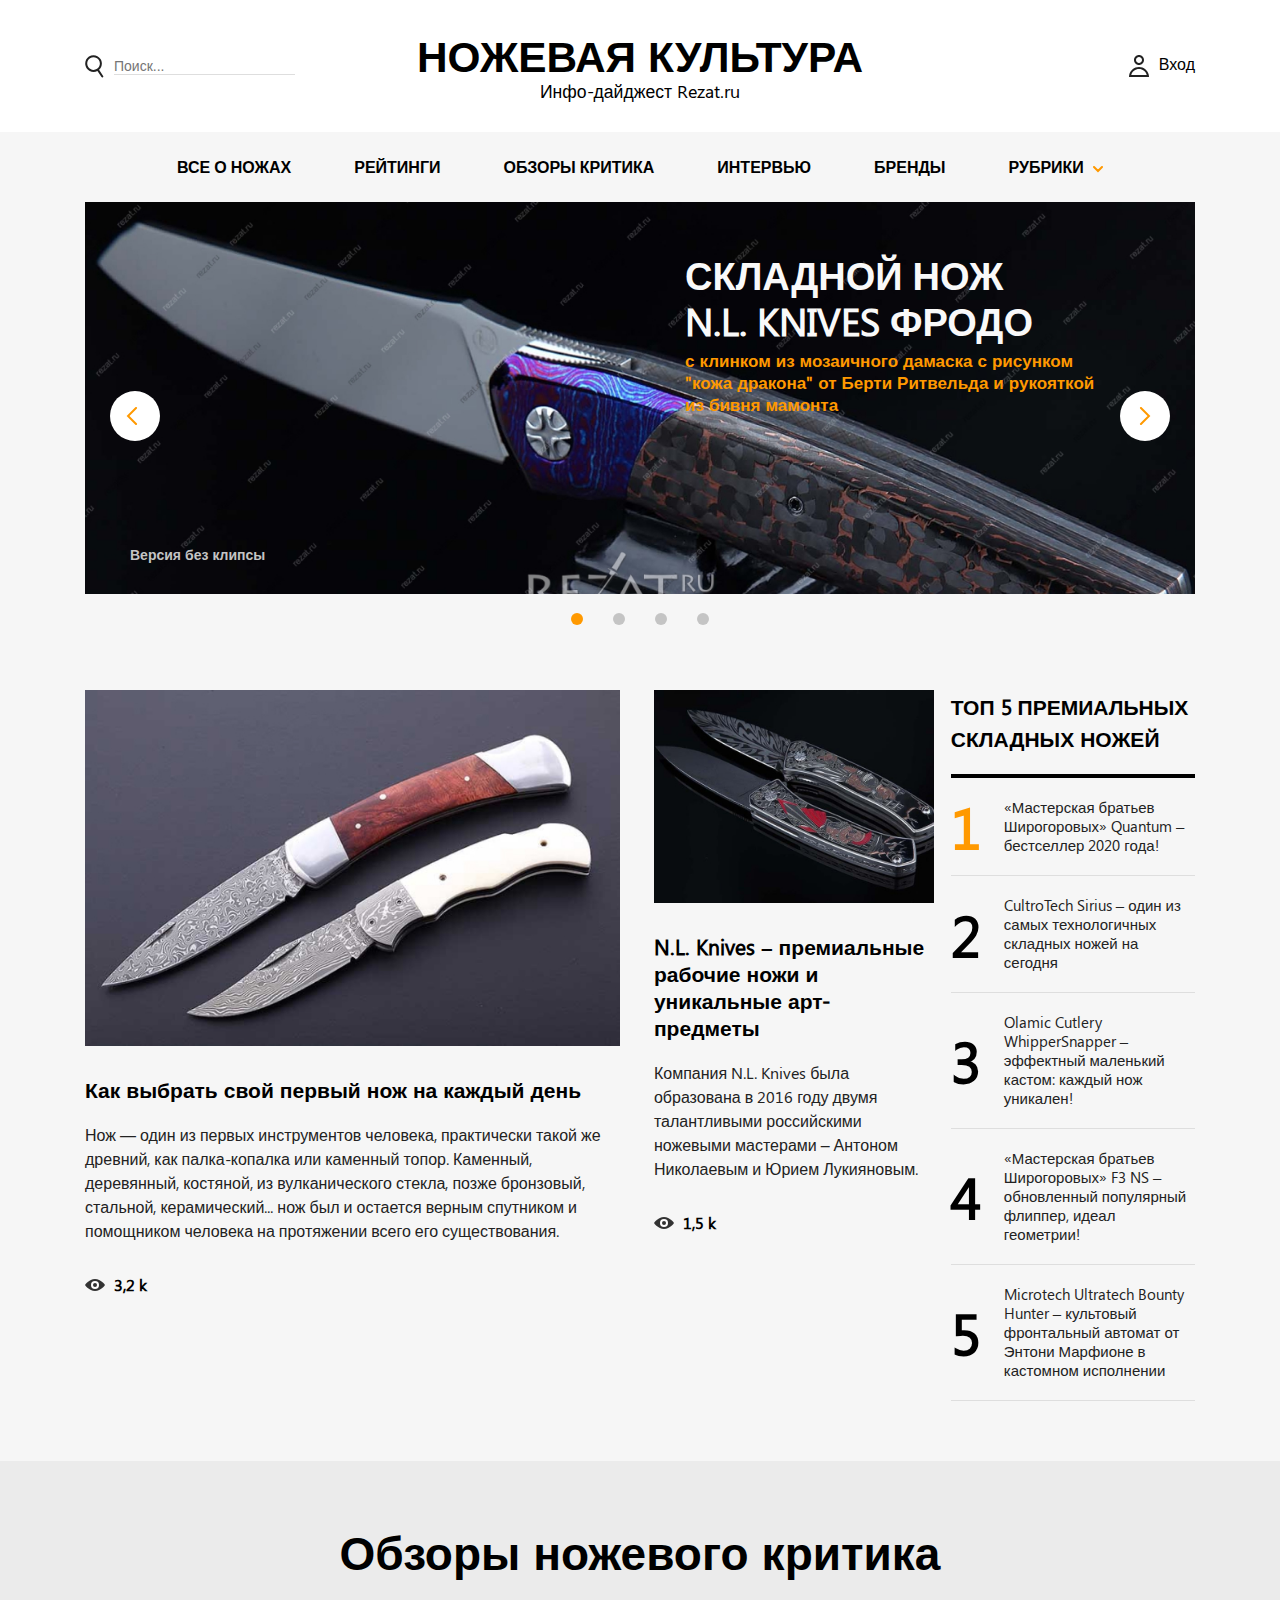
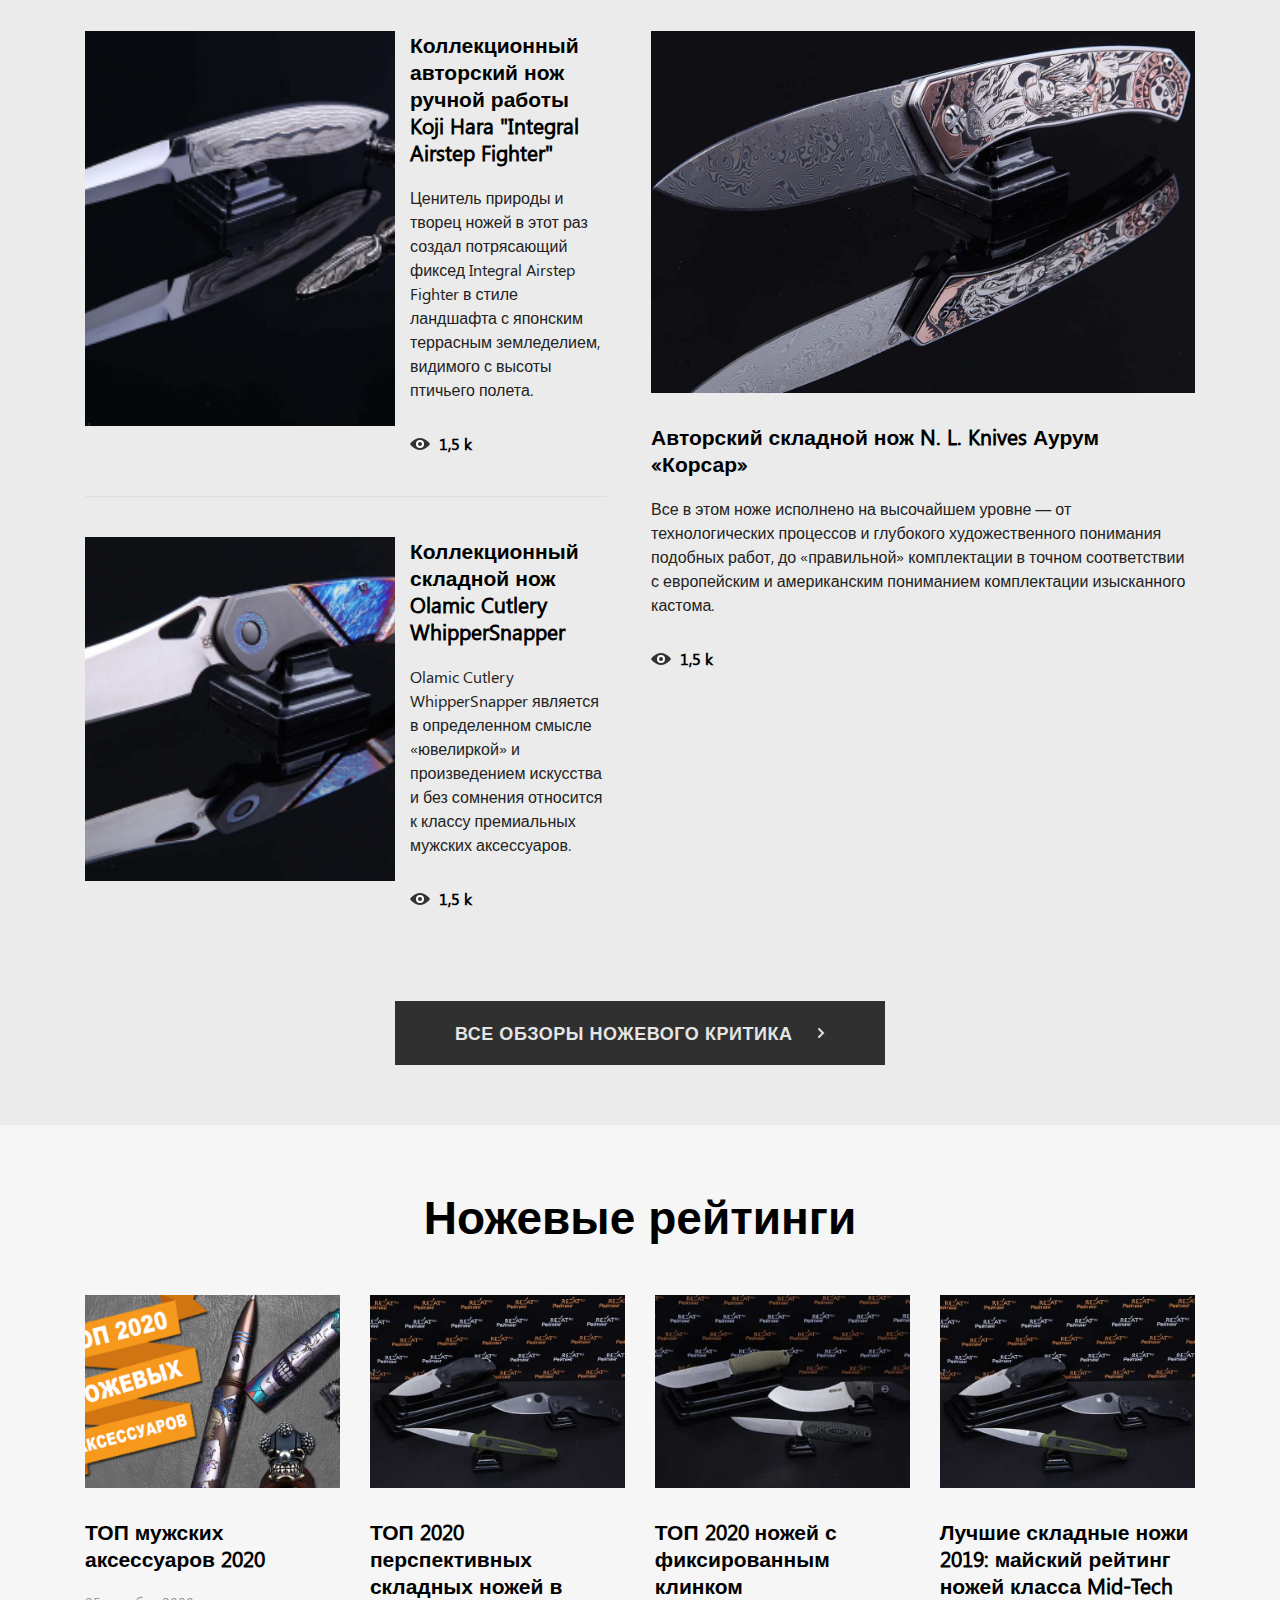
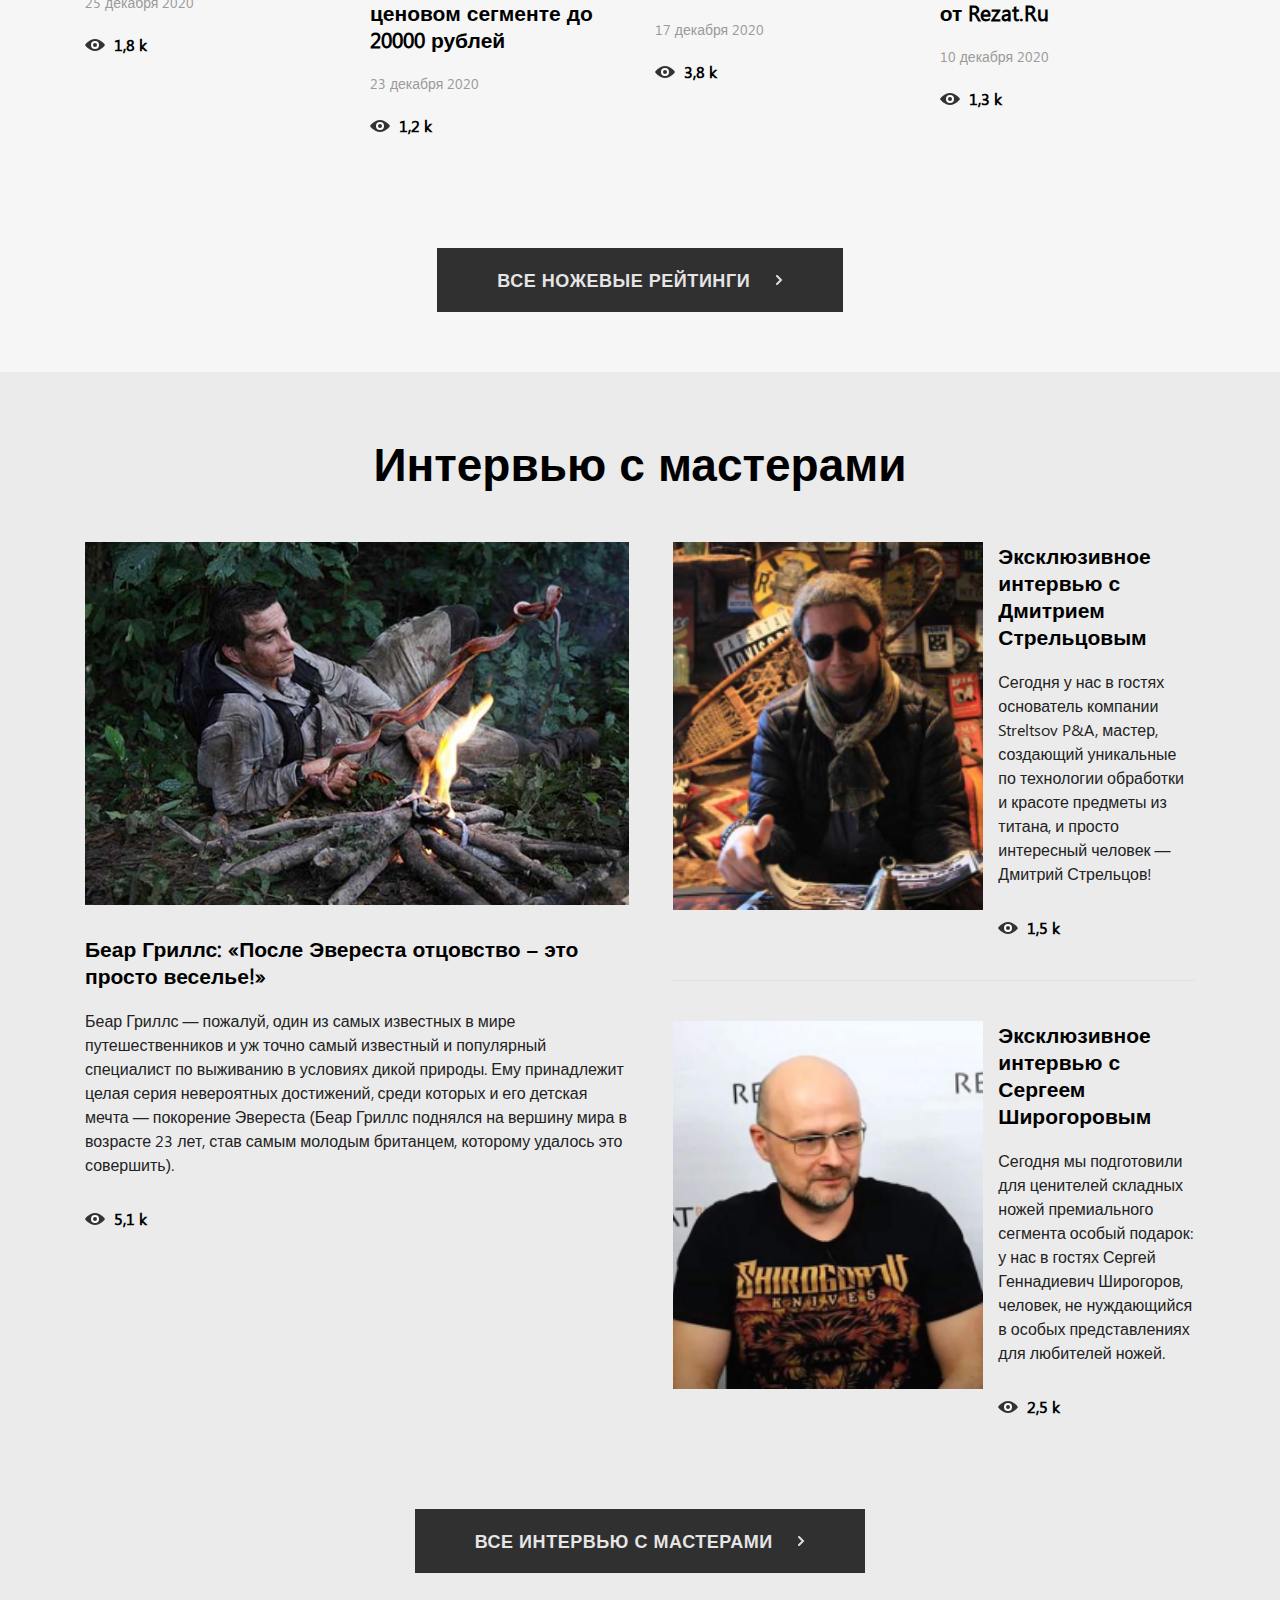
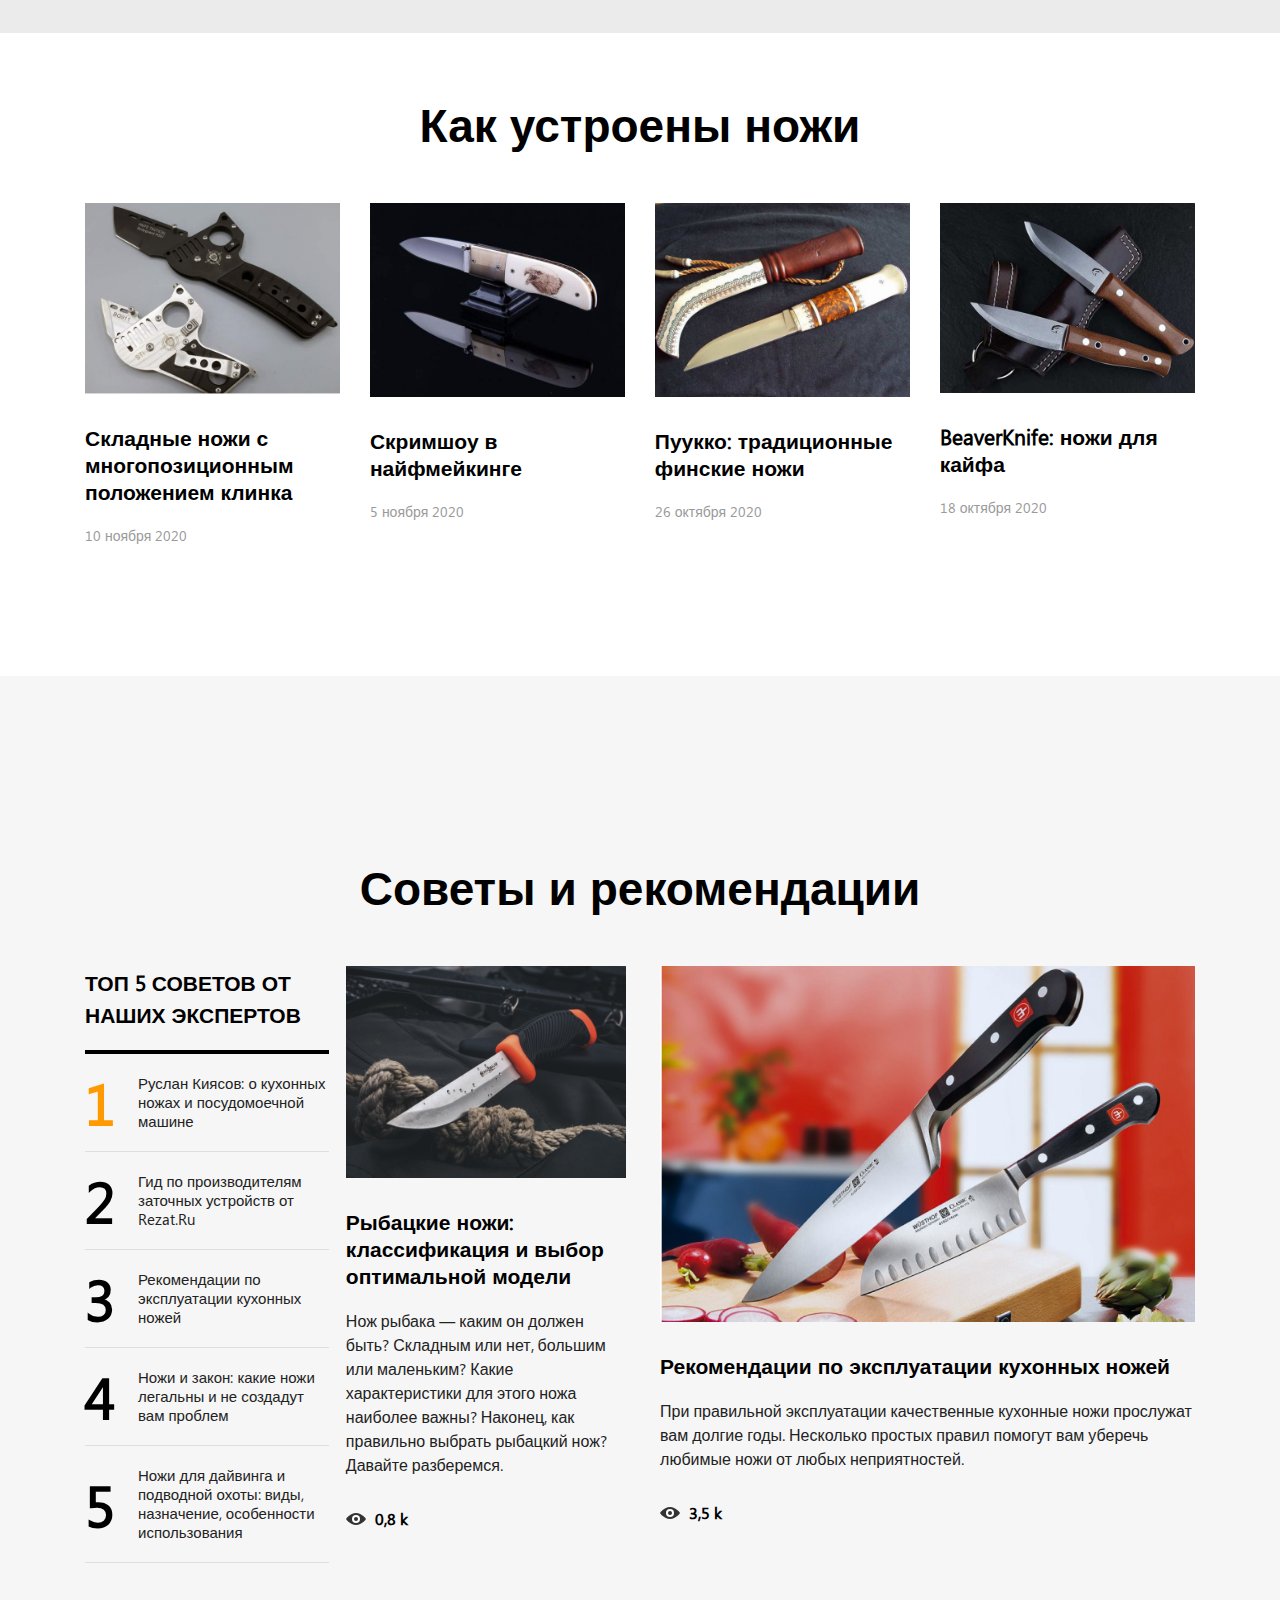
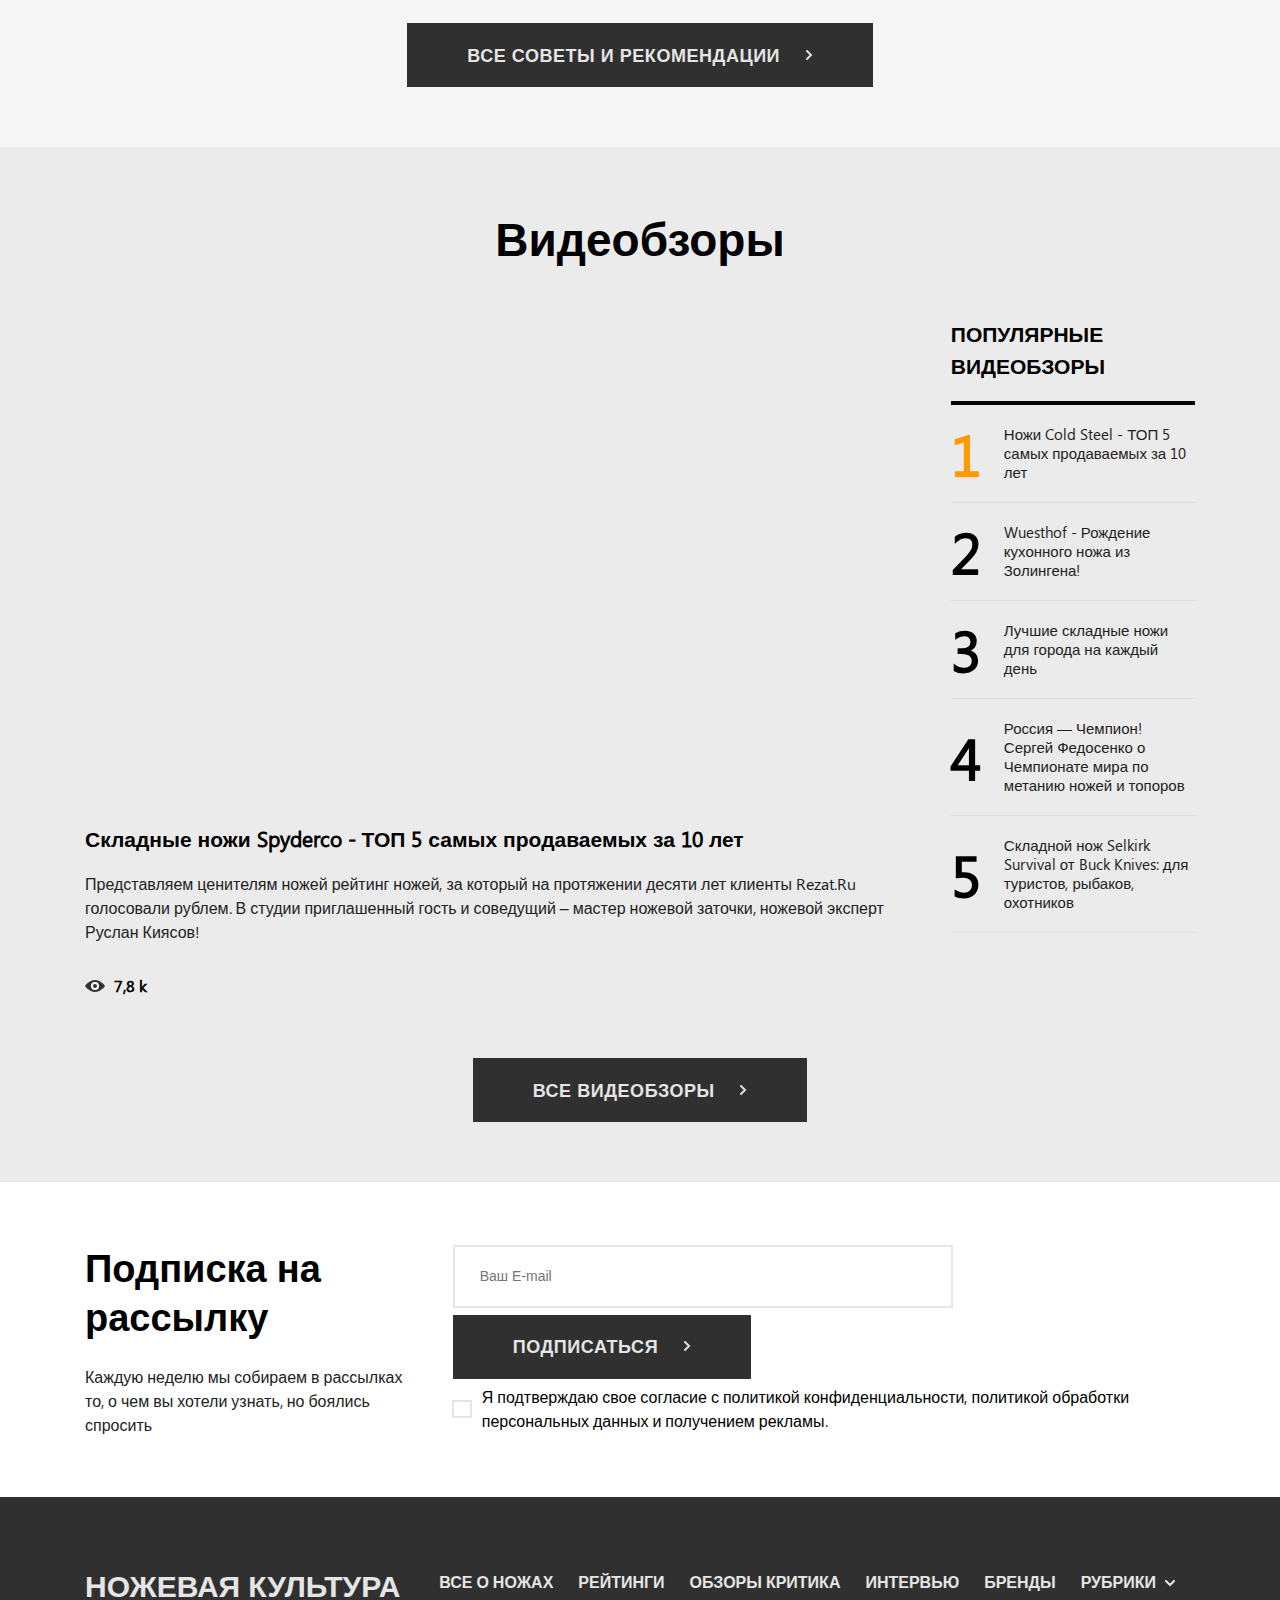
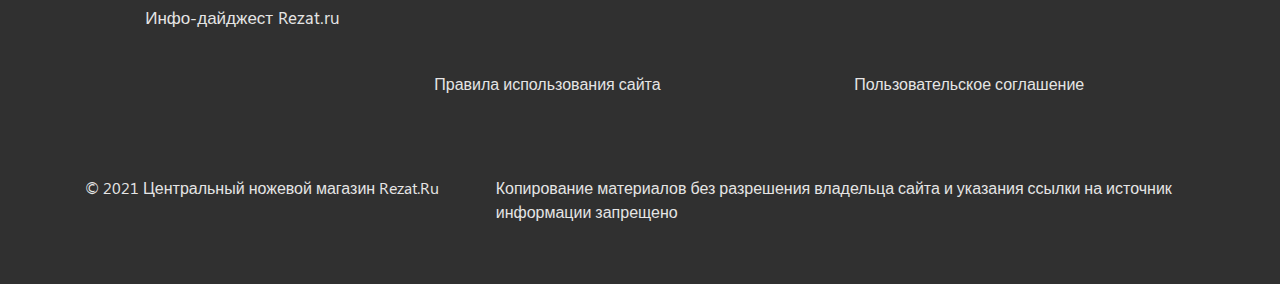
<file: index.html>
<!DOCTYPE html>
<html lang="ru">
  <head>
    <meta charset="UTF-8">
    <title></title>
    <meta name="viewport" content="width=device-width, initial-scale=1">
  <link rel="icon" href="favicon.ico"><script defer src="js/app.js"></script><link href="css/app.css" rel="stylesheet"></head>
  <body>
    <a href="#" class="nav-burger desktop-hide"><span></span></a>
    <div class="mobile-menu desktop-hide">
      <a href="#" class="header__login">
        <svg width="20" height="22" viewBox="0 0 20 22" fill="none" xmlns="http://www.w3.org/2000/svg">
        <path fill-rule="evenodd" clip-rule="evenodd" d="M13 5C13 6.65685 11.6569 8 10 8C8.34315 8 7 6.65685 7 5C7 3.34315 8.34315 2 10 2C11.6569 2 13 3.34315 13 5ZM15 5C15 7.76142 12.7614 10 10 10C7.23858 10 5 7.76142 5 5C5 2.23858 7.23858 0 10 0C12.7614 0 15 2.23858 15 5ZM2.25203 20C3.14012 16.5495 6.27232 14 10 14C13.7277 14 16.8599 16.5495 17.748 20H2.25203ZM10 12C14.8379 12 18.8734 15.4355 19.8 20C19.9311 20.6462 20 21.3151 20 22H18H2H0C0 21.3151 0.0688605 20.6462 0.200036 20C1.12658 15.4355 5.16208 12 10 12Z" fill="#222222"/>
        </svg>
        <span>Вход</span>
      </a>
      <ul class="nav-menu">
        <li class="nav-menu__item"><a href="#">все о ножах</a></li>
        <li class="nav-menu__item"><a href="#">рейтинги</a></li>
        <li class="nav-menu__item"><a href="#">обзоры критика</a></li>
        <li class="nav-menu__item"><a href="#">интервью</a></li>
        <li class="nav-menu__item"><a href="#">бренды</a></li>
        <li class="nav-menu__item"><a href="#">рубрики
          <svg width="10" height="7" viewBox="0 0 10 7" fill="none" xmlns="http://www.w3.org/2000/svg">
          <path d="M1 1L5 5L9 1" stroke="#FF9900" stroke-width="2" stroke-linecap="round"/>
          </svg>
        </a></li>
      </ul>
      <ul class="socials">
        <li class="socials__item"><a href="#" class="socials__item">
          <svg width="25" height="15" viewBox="0 0 25 15" fill="none" xmlns="http://www.w3.org/2000/svg">
          <path d="M23.9636 11.7098C23.2192 10.817 22.3433 10.0551 21.5145 9.24598C20.7668 8.51668 20.7197 8.09361 21.3207 7.25188C21.9767 6.3332 22.6822 5.44976 23.3441 4.53523C23.962 3.68054 24.5936 2.82819 24.9188 1.80484C25.125 1.15379 24.9426 0.866216 24.275 0.752223C24.1599 0.732274 24.041 0.731238 23.9239 0.731238L19.9629 0.726575C19.4751 0.719321 19.2054 0.932021 19.0329 1.36442C18.8 1.94889 18.5598 2.53284 18.2823 3.09685C17.6528 4.37564 16.9496 5.61168 15.9639 6.65834C15.7465 6.88918 15.5061 7.1809 15.1429 7.06069C14.6884 6.89488 14.5545 6.14615 14.562 5.89304L14.5581 1.32115C14.47 0.668024 14.3252 0.376824 13.6768 0.249878L9.56215 0.250655C9.01291 0.250655 8.73751 0.462837 8.44424 0.806369C8.27507 1.00482 8.22403 1.13358 8.5717 1.19939C9.25463 1.32892 9.63935 1.7709 9.74143 2.45564C9.90516 3.54971 9.89376 4.64818 9.79946 5.74666C9.77174 6.06739 9.71655 6.38735 9.58935 6.68684C9.39038 7.15758 9.06913 7.25344 8.6471 6.96379C8.26496 6.70161 7.99656 6.33165 7.73386 5.96014C6.74705 4.5658 5.95972 3.06213 5.31773 1.48204C5.13224 1.02555 4.81228 0.748855 4.32859 0.741342C3.14021 0.722429 1.95158 0.71932 0.763208 0.742378C0.0481628 0.75585 -0.165055 1.10301 0.126144 1.75121C1.42048 4.63031 2.86119 7.42935 4.74181 9.97916C5.70738 11.2877 6.81596 12.443 8.24812 13.2616C9.87122 14.1896 11.6184 14.4689 13.4586 14.3829C14.3203 14.3425 14.5791 14.1184 14.619 13.2596C14.646 12.672 14.7125 12.0878 15.0024 11.5598C15.2869 11.0416 15.7177 10.9429 16.2144 11.2652C16.4628 11.4266 16.6722 11.6321 16.8699 11.8486C17.3548 12.3792 17.8225 12.9259 18.3258 13.4386C18.9572 14.0811 19.7052 14.4606 20.6456 14.3832L24.2861 14.3839C24.8727 14.3456 25.1768 13.6264 24.84 12.9717C24.6035 12.5132 24.2931 12.1049 23.9636 11.7098Z" fill="#D7D7D7"/>
          </svg>
        </a></li>
        <li class="socials__item"><a href="#" class="socials__item">
          <svg width="25" height="21" viewBox="0 0 18 14" fill="none" xmlns="http://www.w3.org/2000/svg"><path d="M7.62611 4.28736C7.29478 4.09609 6.87012 4.32729 6.87012 4.70209V9.21002C6.87012 9.58675 7.29545 9.81473 7.62611 9.62539L11.5388 7.37465C11.8641 7.18725 11.8634 6.73259 11.5394 6.54454L7.62611 4.28736Z" fill="#D7D7D7"></path><mask id="path-2-outside-1" maskUnits="userSpaceOnUse" x="0" y="0" width="18" height="14" fill="black"><rect fill="white" width="18" height="14"></rect><path d="M14.2693 1.3338C11.1673 0.888734 6.834 0.888734 3.73067 1.3338C2.48933 1.51157 1.51133 2.45323 1.298 3.67571C0.900667 5.94484 0.900667 7.96792 1.298 10.2364C1.51133 11.4595 2.48933 12.4005 3.73067 12.5783C5.28533 12.8012 7.14667 12.9126 9.00733 12.9126C10.8647 12.9126 12.7213 12.8018 14.27 12.579C15.51 12.4012 16.4873 11.4602 16.702 10.2371C17.0993 7.96792 17.0993 5.94419 16.702 3.67507C16.4887 2.45323 15.5107 1.51157 14.2693 1.3338ZM15.716 10.076C15.574 10.885 14.934 11.5072 14.1227 11.6231C11.1107 12.0553 6.89733 12.0553 3.87733 11.6225C3.06533 11.5059 2.42467 10.8844 2.28333 10.0754C1.90067 7.88934 1.90067 6.02342 2.28333 3.83609C2.42533 3.02711 3.06533 2.40621 3.878 2.28898C5.386 2.07321 7.19333 1.96501 8.99933 1.96501C10.8067 1.96501 12.614 2.07321 14.122 2.28898C14.934 2.40556 15.5747 3.02711 15.716 3.83609C16.0987 6.02342 16.0987 7.88934 15.716 10.076Z"></path></mask><path d="M14.2693 1.3338C11.1673 0.888734 6.834 0.888734 3.73067 1.3338C2.48933 1.51157 1.51133 2.45323 1.298 3.67571C0.900667 5.94484 0.900667 7.96792 1.298 10.2364C1.51133 11.4595 2.48933 12.4005 3.73067 12.5783C5.28533 12.8012 7.14667 12.9126 9.00733 12.9126C10.8647 12.9126 12.7213 12.8018 14.27 12.579C15.51 12.4012 16.4873 11.4602 16.702 10.2371C17.0993 7.96792 17.0993 5.94419 16.702 3.67507C16.4887 2.45323 15.5107 1.51157 14.2693 1.3338ZM15.716 10.076C15.574 10.885 14.934 11.5072 14.1227 11.6231C11.1107 12.0553 6.89733 12.0553 3.87733 11.6225C3.06533 11.5059 2.42467 10.8844 2.28333 10.0754C1.90067 7.88934 1.90067 6.02342 2.28333 3.83609C2.42533 3.02711 3.06533 2.40621 3.878 2.28898C5.386 2.07321 7.19333 1.96501 8.99933 1.96501C10.8067 1.96501 12.614 2.07321 14.122 2.28898C14.934 2.40556 15.5747 3.02711 15.716 3.83609C16.0987 6.02342 16.0987 7.88934 15.716 10.076Z" fill="#D7D7D7"></path><path d="M14.2693 1.3338C11.1673 0.888734 6.834 0.888734 3.73067 1.3338C2.48933 1.51157 1.51133 2.45323 1.298 3.67571C0.900667 5.94484 0.900667 7.96792 1.298 10.2364C1.51133 11.4595 2.48933 12.4005 3.73067 12.5783C5.28533 12.8012 7.14667 12.9126 9.00733 12.9126C10.8647 12.9126 12.7213 12.8018 14.27 12.579C15.51 12.4012 16.4873 11.4602 16.702 10.2371C17.0993 7.96792 17.0993 5.94419 16.702 3.67507C16.4887 2.45323 15.5107 1.51157 14.2693 1.3338ZM15.716 10.076C15.574 10.885 14.934 11.5072 14.1227 11.6231C11.1107 12.0553 6.89733 12.0553 3.87733 11.6225C3.06533 11.5059 2.42467 10.8844 2.28333 10.0754C1.90067 7.88934 1.90067 6.02342 2.28333 3.83609C2.42533 3.02711 3.06533 2.40621 3.878 2.28898C5.386 2.07321 7.19333 1.96501 8.99933 1.96501C10.8067 1.96501 12.614 2.07321 14.122 2.28898C14.934 2.40556 15.5747 3.02711 15.716 3.83609C16.0987 6.02342 16.0987 7.88934 15.716 10.076Z" stroke="#D7D7D7" stroke-width="0.6" mask="url(#path-2-outside-1)"></path></svg>
        </a></li>
        <li class="socials__item"><a href="#" class="socials__item">
          <svg width="25" height="25" viewBox="0 0 25 25" fill="none" xmlns="http://www.w3.org/2000/svg">
          <path d="M12.4999 6.03931C9.0484 6.03931 6.25 8.74291 6.25 12.0775C6.25 15.4121 9.0484 18.1157 12.4999 18.1157C15.9514 18.1157 18.7498 15.4121 18.7498 12.0775C18.7498 8.74291 15.9514 6.03931 12.4999 6.03931ZM12.4999 15.8514C10.3468 15.8514 8.59372 14.1577 8.59372 12.0775C8.59372 9.99583 10.3468 8.30363 12.4999 8.30363C14.653 8.30363 16.4061 9.99583 16.4061 12.0775C16.4061 14.1577 14.653 15.8514 12.4999 15.8514Z" fill="#D7D7D7"/>
          <path d="M19.2156 6.3917C19.6756 6.3917 20.0485 6.031 20.0485 5.58605C20.0485 5.1411 19.6756 4.7804 19.2156 4.7804C18.7557 4.7804 18.3828 5.1411 18.3828 5.58605C18.3828 6.031 18.7557 6.3917 19.2156 6.3917Z" fill="#D7D7D7"/>
          <path d="M17.1872 0H7.81239C3.49839 0 0 3.37977 0 7.54751V16.6045C0 20.7722 3.49839 24.152 7.81239 24.152H17.1872C21.5012 24.152 24.9996 20.7722 24.9996 16.6045V7.54751C24.9996 3.37977 21.5012 0 17.1872 0ZM22.6559 16.6045C22.6559 19.5179 20.2028 21.8878 17.1872 21.8878H7.81239C4.7968 21.8878 2.34372 19.5179 2.34372 16.6045V7.54751C2.34372 4.63417 4.7968 2.26425 7.81239 2.26425H17.1872C20.2028 2.26425 22.6559 4.63417 22.6559 7.54751V16.6045Z" fill="#D7D7D7"/>
          </svg>
        </a></li>
        <li class="socials__item"><a href="#" class="socials__item">
          <svg width="13" height="25" viewBox="0 0 13 25" fill="none" xmlns="http://www.w3.org/2000/svg">
          <path d="M10.2186 4.15098H12.5009V0.176039C12.1071 0.121873 10.753 0 9.17591 0C5.88533 0 3.6312 2.06976 3.6312 5.87387V9.37486H0V13.8185H3.6312V24.9996H8.08321V13.8196H11.5675L12.1207 9.3759H8.08217V6.31449C8.08321 5.03013 8.42904 4.15098 10.2186 4.15098Z" fill="#D7D7D7"/>
          </svg>
        </a></li>
      </ul>
    </div>

    <header>
      <div class="container">
        <div class="header">
          <form action="#" class="header__search">
            <input type="text" placeholder="Поиск...">
            <svg width="19" height="23" viewBox="0 0 19 23" fill="none" xmlns="http://www.w3.org/2000/svg">
            <path fill-rule="evenodd" clip-rule="evenodd" d="M12.0428 13.8299C9.12585 15.7602 5.19638 14.9603 3.2661 12.0434C1.33582 9.1264 2.13568 5.19694 5.05264 3.26666C7.9696 1.33639 11.8991 2.13625 13.8293 5.05321C15.7596 7.97016 14.9598 11.8996 12.0428 13.8299ZM12.4298 15.9228C8.68714 17.8988 3.98306 16.7509 1.59822 13.1471C-0.941625 9.30896 0.110825 4.13862 3.94893 1.59878C7.78704 -0.941055 12.9574 0.111397 15.4972 3.9495C17.8184 7.45709 17.1392 12.0773 14.0756 14.7856L18.1678 20.9696C18.4726 21.4302 18.3463 22.0506 17.8857 22.3554C17.4251 22.6602 16.8047 22.5339 16.4999 22.0733L12.4298 15.9228Z" fill="#222222"/>
            </svg>
          </form>
          <div class="header__title">
            <h1>ножевая культура</h1>
            <h2>Инфо-дайджест Rezat.ru</h2>
          </div>
          <a href="#" class="header__login">
            <svg width="20" height="22" viewBox="0 0 20 22" fill="none" xmlns="http://www.w3.org/2000/svg">
            <path fill-rule="evenodd" clip-rule="evenodd" d="M13 5C13 6.65685 11.6569 8 10 8C8.34315 8 7 6.65685 7 5C7 3.34315 8.34315 2 10 2C11.6569 2 13 3.34315 13 5ZM15 5C15 7.76142 12.7614 10 10 10C7.23858 10 5 7.76142 5 5C5 2.23858 7.23858 0 10 0C12.7614 0 15 2.23858 15 5ZM2.25203 20C3.14012 16.5495 6.27232 14 10 14C13.7277 14 16.8599 16.5495 17.748 20H2.25203ZM10 12C14.8379 12 18.8734 15.4355 19.8 20C19.9311 20.6462 20 21.3151 20 22H18H2H0C0 21.3151 0.0688605 20.6462 0.200036 20C1.12658 15.4355 5.16208 12 10 12Z" fill="#222222"/>
            </svg>
            <span>Вход</span>
          </a>
        </div>
      </div>
    </header>
    
    <nav class="light-block mobile-hide">
      <div class="container">
        <ul class="nav-menu">
          <li class="nav-menu__item"><a href="#">все о ножах</a></li>
          <li class="nav-menu__item"><a href="#">рейтинги</a></li>
          <li class="nav-menu__item"><a href="#">обзоры критика</a></li>
          <li class="nav-menu__item"><a href="#">интервью</a></li>
          <li class="nav-menu__item"><a href="#">бренды</a></li>
          <li class="nav-menu__item"><a href="#">рубрики
            <svg width="10" height="7" viewBox="0 0 10 7" fill="none" xmlns="http://www.w3.org/2000/svg">
            <path d="M1 1L5 5L9 1" stroke="#FF9900" stroke-width="2" stroke-linecap="round"/>
            </svg>
          </a></li>
        </ul>
      </div>
    </nav>

    <section class="light-block pb-60">
      <div class="container">
        <div class="slider-wrap">
          <span class="slider-arrow slider-arrow_left">
            <svg width="12" height="18" viewBox="0 0 12 18" fill="none" xmlns="http://www.w3.org/2000/svg">
            <path d="M1.95703 17L9.96349 9L1.95703 1" stroke="#FF9900" stroke-width="2" stroke-linecap="round"/>
            </svg>
          </span>
          <span class="slider-arrow slider-arrow_right">
            <svg width="12" height="18" viewBox="0 0 12 18" fill="none" xmlns="http://www.w3.org/2000/svg">
            <path d="M1.95703 17L9.96349 9L1.95703 1" stroke="#FF9900" stroke-width="2" stroke-linecap="round"/>
            </svg>
          </span>
          <div class="main-slider">
            <div class="slide">
              <img src="./images/content/slides/1.jpg" alt="" class="slide__photo">
              <div class="slide__top-text">
                <h2>Складной нож <br>N.L. Knives Фродо</h2>
                <p>с клинком из мозаичного дамаска с рисунком "кожа дракона" от Берти Ритвельда и рукояткой из бивня мамонта</p>
              </div>
              <p class="slide__bottom-text">
                Версия без клипсы
              </p>
            </div>

            <div class="slide">
              <img src="./images/content/slides/1.jpg" alt="" class="slide__photo">
              <div class="slide__top-text"> 
                <h2>Слайд два</h2>
                <p>Слайд два Слайд два Слайд два Слайд два</p>
              </div>
              <p class="slide__bottom-text">
                Слайд два
              </p>
            </div>

            <div class="slide">
              <img src="./images/content/slides/1.jpg" alt="" class="slide__photo">
              <div class="slide__top-text">
                <h2>Складной нож <br>N.L. Knives Фродо</h2>
                <p>с клинком из мозаичного дамаска с рисунком "кожа дракона" от Берти Ритвельда и рукояткой из бивня мамонта</p>
              </div>
              <p class="slide__bottom-text">
                Версия без клипсы
              </p>
            </div>

            <div class="slide">
              <img src="./images/content/slides/1.jpg" alt="" class="slide__photo">
              <div class="slide__top-text"> 
                <h2>Слайд два</h2>
                <p>Слайд два Слайд два Слайд два Слайд два</p>
              </div>
              <p class="slide__bottom-text">
                Слайд два
              </p>
            </div>
          </div>
        </div>
      </div>
    </section>

    <main class="light-block pb-60">
      <div class="container">
        <div class="two-articles">
          <div class="articles_two">
            <div class="article article_big">
              <img class="article__img" src="./images/content/article/1.jpg" alt="">
              <div class="article-text">
                <h2 class="article__title">
                  <a href="#">Как выбрать свой первый нож на каждый день</a>
                </h2>
                <p class="article__text">
                  Нож — один из первых инструментов человека, практически такой же древний, как палка-копалка или каменный топор. Каменный, деревянный, костяной, из вулканического стекла, позже бронзовый, стальной, керамический... нож был и остается верным спутником и помощником человека на протяжении всего его существования. 
                </p>
                <p class="article__views">
                  <svg width="20" height="12" viewBox="0 0 20 12" fill="none" xmlns="http://www.w3.org/2000/svg">
                  <path d="M20 6C20 6 16.0751 12 10 12C3.92487 12 0 6 0 6C0 6 3.92487 0 10 0C16.0751 0 20 6 20 6Z" fill="#333333"/>
                  <circle cx="10" cy="6" r="4" fill="#FFFDFD"/>
                  <circle cx="10" cy="6" r="2" fill="#333333"/>
                  </svg>
                  <span class="views__count">
                    <span>3,2</span>
                    k
                  </span>
                </p>
              </div>
            </div>
            <div class="article article_mini">
              <img class="article__img" src="./images/content/article/2.jpg" alt="">
              <div class="article-text">
                <h2 class="article__title">
                  <a href="#">N.L. Knives – премиальные рабочие ножи и уникальные арт-предметы</a>
                </h2>
                <p class="article__text">
                  Компания N.L. Knives была образована в 2016 году двумя талантливыми российскими ножевыми мастерами – Антоном Николаевым и Юрием Лукияновым. 
                </p>
                <p class="article__views">
                  <svg width="20" height="12" viewBox="0 0 20 12" fill="none" xmlns="http://www.w3.org/2000/svg">
                  <path d="M20 6C20 6 16.0751 12 10 12C3.92487 12 0 6 0 6C0 6 3.92487 0 10 0C16.0751 0 20 6 20 6Z" fill="#333333"/>
                  <circle cx="10" cy="6" r="4" fill="#FFFDFD"/>
                  <circle cx="10" cy="6" r="2" fill="#333333"/>
                  </svg>
                  <span class="views__count">
                    <span>1,5</span>
                    k
                  </span>
                </p>
              </div>
            </div>
          </div>
          <div class="aside-top">
            <h2 class="aside-top__title">ТОП 5 премиальных складных ножей</h2>
            <ul class="aside-top__list">
              <li class="aside-top__item">
                <span class="item-num">1</span>
                <p class="item-text">«Мастерская братьев Широгоровых» Quantum – бестселлер 2020 года!</p>
              </li>
              <li class="aside-top__item">
                <span class="item-num">2</span>
                <p class="item-text">CultroTech Sirius – один из самых технологичных складных ножей на сегодня</p>
              </li>
              <li class="aside-top__item">
                <span class="item-num">3</span>
                <p class="item-text">Olamic Cutlery WhipperSnapper – эффектный маленький кастом: каждый нож уникален!</p>
              </li>
              <li class="aside-top__item">
                <span class="item-num">4</span>
                <p class="item-text">«Мастерская братьев Широгоровых» F3 NS – обновленный популярный флиппер, идеал геометрии!</p>
              </li>
              <li class="aside-top__item">
                <span class="item-num">5</span>
                <p class="item-text">Microtech Ultratech Bounty Hunter – культовый фронтальный автомат от Энтони Марфионе в кастомном исполнении</p>
              </li>
            </ul>
          </div>
        </div>
      </div>
    </main>
    
    <section class="dark-block pt-60 pb-60">
      <div class="container">
        <div class="knife-critic">
          <h2 class="section__title">Обзоры ножевого критика</h2>
          <div class="articles_three">
            <div class="articles_three__mini">
              <div class="article article_horizontal">
                <img class="article__img" src="./images/content/article/critic-1.jpg" alt="">
                <div class="article-text">
                  <h2 class="article__title">
                    <a href="#">Коллекционный авторский нож ручной работы Koji Hara "Integral Airstep Fighter"</a>
                  </h2>
                  <p class="article__text">
                    Ценитель природы и творец ножей в этот раз создал потрясающий фиксед Integral Airstep Fighter в стиле ландшафта с японским террасным земледелием, видимого с высоты птичьего полета.
                  </p>
                  <p class="article__views">
                    <svg width="20" height="12" viewBox="0 0 20 12" fill="none" xmlns="http://www.w3.org/2000/svg">
                    <path d="M20 6C20 6 16.0751 12 10 12C3.92487 12 0 6 0 6C0 6 3.92487 0 10 0C16.0751 0 20 6 20 6Z" fill="#333333"/>
                    <circle cx="10" cy="6" r="4" fill="#FFFDFD"/>
                    <circle cx="10" cy="6" r="2" fill="#333333"/>
                    </svg>
                    <span class="views__count">
                      <span>1,5</span>
                      k
                    </span>
                  </p>
                </div>
              </div>
              <div class="article article_horizontal">
                <img class="article__img" src="./images/content/article/critic-2.jpg" alt="">
                <div class="article-text">
                  <h2 class="article__title">
                   <a href="#">Коллекционный складной нож Olamic Cutlery WhipperSnapper</a>
                  </h2>
                  <p class="article__text">
                    Olamic Cutlery WhipperSnapper является в определенном смысле «ювелиркой» и произведением искусства и без сомнения относится к классу премиальных мужских аксессуаров.
                  </p>
                  <p class="article__views">
                    <svg width="20" height="12" viewBox="0 0 20 12" fill="none" xmlns="http://www.w3.org/2000/svg">
                    <path d="M20 6C20 6 16.0751 12 10 12C3.92487 12 0 6 0 6C0 6 3.92487 0 10 0C16.0751 0 20 6 20 6Z" fill="#333333"/>
                    <circle cx="10" cy="6" r="4" fill="#FFFDFD"/>
                    <circle cx="10" cy="6" r="2" fill="#333333"/>
                    </svg>
                    <span class="views__count">
                      <span>1,5</span>
                      k
                    </span>
                  </p>
                </div>
              </div>
            </div>
            <div class="articles_three__big">
              <div class="article">
                <img class="article__img" src="./images/content/article/critic-3.jpg" alt="">
                <div class="article-text">
                  <h2 class="article__title">
                    <a href="#">Авторский складной нож N. L. Knives Аурум «Корсар»</a>
                  </h2>
                  <p class="article__text">
                    Все в этом ноже исполнено на высочайшем уровне — от технологических процессов и глубокого художественного понимания подобных работ, до «правильной» комплектации в точном соответствии с европейским и американским пониманием комплектации изысканного кастома.
                  </p>
                  <p class="article__views">
                    <svg width="20" height="12" viewBox="0 0 20 12" fill="none" xmlns="http://www.w3.org/2000/svg">
                    <path d="M20 6C20 6 16.0751 12 10 12C3.92487 12 0 6 0 6C0 6 3.92487 0 10 0C16.0751 0 20 6 20 6Z" fill="#333333"/>
                    <circle cx="10" cy="6" r="4" fill="#FFFDFD"/>
                    <circle cx="10" cy="6" r="2" fill="#333333"/>
                    </svg>
                    <span class="views__count">
                      <span>1,5</span>
                      k
                    </span>
                  </p>
                </div>
              </div>
            </div>
          </div>
          <div class="section__btn">
            <a href="#" class="btn">
              Все обзоры ножевого критика
              <span class="btn__arrow">
                <svg width="7" height="10" viewBox="0 0 7 10" fill="none" xmlns="http://www.w3.org/2000/svg">
                <path d="M1 9L5 5L1 1" stroke="#DEDEDE" stroke-width="2" stroke-linecap="round"/>
                </svg>
              </span>
            </a>
          </div>
        </div>
      </div>
    </section>

    <section class="light-block pt-60 pb-60">
      <div class="container">
        <h2 class="section__title">Ножевые рейтинги</h2>
        <div class="articles_four pb-60">
          <div class="article">
            <img class="article__img" src="./images/content/knife-rating/1.jpg" alt="">
            <div class="article-text">
              <h2 class="article__title">
                <a href="#">ТОП мужских аксессуаров 2020</a>
              </h2>
              <p class="article__date">
                25 декабря 2020
              </p>
              <p class="article__views">
                <svg width="20" height="12" viewBox="0 0 20 12" fill="none" xmlns="http://www.w3.org/2000/svg">
                <path d="M20 6C20 6 16.0751 12 10 12C3.92487 12 0 6 0 6C0 6 3.92487 0 10 0C16.0751 0 20 6 20 6Z" fill="#333333"/>
                <circle cx="10" cy="6" r="4" fill="#FFFDFD"/>
                <circle cx="10" cy="6" r="2" fill="#333333"/>
                </svg>
                <span class="views__count">
                  <span>1,8</span>
                  k
                </span>
              </p>
            </div>
          </div>
          <div class="article">
            <img class="article__img" src="./images/content/knife-rating/2.jpg" alt="">
            <div class="article-text">
              <h2 class="article__title">
                <a href="#">ТОП 2020 перспективных складных ножей в ценовом сегменте до 20000 рублей</a>
              </h2>
              <p class="article__date">
                23 декабря 2020
              </p>
              <p class="article__views">
                <svg width="20" height="12" viewBox="0 0 20 12" fill="none" xmlns="http://www.w3.org/2000/svg">
                <path d="M20 6C20 6 16.0751 12 10 12C3.92487 12 0 6 0 6C0 6 3.92487 0 10 0C16.0751 0 20 6 20 6Z" fill="#333333"/>
                <circle cx="10" cy="6" r="4" fill="#FFFDFD"/>
                <circle cx="10" cy="6" r="2" fill="#333333"/>
                </svg>
                <span class="views__count">
                  <span>1,2</span>
                  k
                </span>
              </p>
            </div>
          </div>
          <div class="article">
            <img class="article__img" src="./images/content/knife-rating/3.jpg" alt="">
            <div class="article-text">
              <h2 class="article__title">
                <a href="#">ТОП 2020 ножей с фиксированным клинком</a>
              </h2>
              <p class="article__date">
                17 декабря 2020
              </p>
              <p class="article__views">
                <svg width="20" height="12" viewBox="0 0 20 12" fill="none" xmlns="http://www.w3.org/2000/svg">
                <path d="M20 6C20 6 16.0751 12 10 12C3.92487 12 0 6 0 6C0 6 3.92487 0 10 0C16.0751 0 20 6 20 6Z" fill="#333333"/>
                <circle cx="10" cy="6" r="4" fill="#FFFDFD"/>
                <circle cx="10" cy="6" r="2" fill="#333333"/>
                </svg>
                <span class="views__count">
                  <span>3,8</span>
                  k
                </span>
              </p>
            </div>
          </div>
          <div class="article">
            <img class="article__img" src="./images/content/knife-rating/4.jpg" alt="">
            <div class="article-text">
              <h2 class="article__title">
                <a href="#">Лучшие складные ножи 2019: майский рейтинг ножей класса Mid-Tech от Rezat.Ru</a>
              </h2>
              <p class="article__date">
                10 декабря 2020
              </p>
              <p class="article__views">
                <svg width="20" height="12" viewBox="0 0 20 12" fill="none" xmlns="http://www.w3.org/2000/svg">
                <path d="M20 6C20 6 16.0751 12 10 12C3.92487 12 0 6 0 6C0 6 3.92487 0 10 0C16.0751 0 20 6 20 6Z" fill="#333333"/>
                <circle cx="10" cy="6" r="4" fill="#FFFDFD"/>
                <circle cx="10" cy="6" r="2" fill="#333333"/>
                </svg>
                <span class="views__count">
                  <span>1,3</span>
                  k
                </span>
              </p>
            </div>
          </div>
        </div>
        <div class="section__btn">
          <a href="#" class="btn">
            Все ножевые рейтинги
            <span class="btn__arrow">
              <svg width="7" height="10" viewBox="0 0 7 10" fill="none" xmlns="http://www.w3.org/2000/svg">
              <path d="M1 9L5 5L1 1" stroke="#DEDEDE" stroke-width="2" stroke-linecap="round"/>
              </svg>
            </span>
          </a>
        </div>
      </div>
    </section>

    <section class="dark-block pt-60 pb-180">
      <div class="container">
        <h2 class="section__title">Интервью с мастерами</h2>
        <div class="articles_three">
          <div class="articles_three__big">
            <div class="article">
              <img class="article__img" src="./images/content/interview/1.jpg" alt="">
              <div class="article-text">
                <h2 class="article__title">
                  <a href="#">Беар Гриллс: «После Эвереста отцовство – это просто веселье!»</a>
                </h2>
                <p class="article__text">
                  Беар Гриллс — пожалуй, один из самых известных в мире путешественников и уж точно самый известный и популярный специалист по выживанию в условиях дикой природы. Ему принадлежит целая серия невероятных достижений, среди которых и его детская мечта — покорение Эвереста (Беар Гриллс поднялся на вершину мира в возрасте 23 лет, став самым молодым британцем, которому удалось это совершить). 
                </p>
                <p class="article__views">
                  <svg width="20" height="12" viewBox="0 0 20 12" fill="none" xmlns="http://www.w3.org/2000/svg">
                  <path d="M20 6C20 6 16.0751 12 10 12C3.92487 12 0 6 0 6C0 6 3.92487 0 10 0C16.0751 0 20 6 20 6Z" fill="#333333"/>
                  <circle cx="10" cy="6" r="4" fill="#FFFDFD"/>
                  <circle cx="10" cy="6" r="2" fill="#333333"/>
                  </svg>
                  <span class="views__count">
                    <span>5,1</span>
                    k
                  </span>
                </p>
              </div>
            </div>
          </div>
          <div class="articles_three__mini">
            <div class="article article_horizontal">
              <img class="article__img" src="./images/content/interview/2.jpg" alt="">
              <div class="article-text">
                <h2 class="article__title">
                  <a href="#">Эксклюзивное интервью с Дмитрием Стрельцовым</a>
                </h2>
                <p class="article__text">
                  Сегодня у нас в гостях основатель компании Streltsov P&A, мастер, создающий уникальные по технологии обработки и красоте предметы из титана, и просто интересный человек — Дмитрий Стрельцов!
                </p>
                <p class="article__views">
                  <svg width="20" height="12" viewBox="0 0 20 12" fill="none" xmlns="http://www.w3.org/2000/svg">
                  <path d="M20 6C20 6 16.0751 12 10 12C3.92487 12 0 6 0 6C0 6 3.92487 0 10 0C16.0751 0 20 6 20 6Z" fill="#333333"/>
                  <circle cx="10" cy="6" r="4" fill="#FFFDFD"/>
                  <circle cx="10" cy="6" r="2" fill="#333333"/>
                  </svg>
                  <span class="views__count">
                    <span>1,5</span>
                    k
                  </span>
                </p>
              </div>
            </div>
            <div class="article article_horizontal">
              <img class="article__img" src="./images/content/interview/3.jpg" alt="">
              <div class="article-text">
                <h2 class="article__title">
                  <a href="#">Эксклюзивное интервью с Сергеем Широгоровым</a>
                </h2>
                <p class="article__text">
                  Сегодня мы подготовили для ценителей складных ножей премиального сегмента особый подарок: у нас в гостях Сергей Геннадиевич Широгоров, человек, не нуждающийся в особых представлениях для любителей ножей.
                </p>
                <p class="article__views">
                  <svg width="20" height="12" viewBox="0 0 20 12" fill="none" xmlns="http://www.w3.org/2000/svg">
                  <path d="M20 6C20 6 16.0751 12 10 12C3.92487 12 0 6 0 6C0 6 3.92487 0 10 0C16.0751 0 20 6 20 6Z" fill="#333333"/>
                  <circle cx="10" cy="6" r="4" fill="#FFFDFD"/>
                  <circle cx="10" cy="6" r="2" fill="#333333"/>
                  </svg>
                  <span class="views__count">
                    <span>2,5</span>
                    k
                  </span>
                </p>
              </div>
            </div>
          </div>
          
        </div>
        <div class="section__btn">
          <a href="#" class="btn">
            Все интервью с мастерами
            <span class="btn__arrow">
              <svg width="7" height="10" viewBox="0 0 7 10" fill="none" xmlns="http://www.w3.org/2000/svg">
              <path d="M1 9L5 5L1 1" stroke="#DEDEDE" stroke-width="2" stroke-linecap="round"/>
              </svg>
            </span>
          </a>
        </div>
      </div>
    </section>

    <section class="light-block how-made_wrap">
      <div class="how-made pt-60 pb-60">
        <div class="container">
          <h2 class="section__title">Как устроены ножи</h2>
          <div class="articles_four">
            <div class="article">
              <img class="article__img" src="./images/content/how-made/1.jpg" alt="">
              <div class="article-text">
                <h2 class="article__title">
                  <a href="#">Складные ножи с многопозиционным положением клинка</a>
                </h2>
                <p class="article__date">
                  10 ноября 2020
                </p>
              </div>
            </div>
            <div class="article">
              <img class="article__img" src="./images/content/how-made/2.jpg" alt="">
              <div class="article-text">
                <h2 class="article__title">
                  <a href="#">Скримшоу в найфмейкинге</a>
                </h2>
                <p class="article__date">
                  5 ноября 2020
                </p>
              </div>
            </div>
            <div class="article">
              <img class="article__img" src="./images/content/how-made/3.jpg" alt="">
              <div class="article-text">
                <h2 class="article__title">
                  <a href="#">Пуукко: традиционные финские ножи</a>
                </h2>
                <p class="article__date">
                  26 октября 2020
                </p>
              </div>
            </div>
            <div class="article">
              <img class="article__img" src="./images/content/how-made/4.jpg" alt="">
              <div class="article-text">
                <h2 class="article__title">
                  <a href="#">BeaverKnife: ножи для кайфа</a>
                </h2>
                <p class="article__date">
                  18 октября 2020
                </p>
              </div>
            </div>
          </div>
        </div>
      </div>
    </section>

    <section class="light-block pt-60 pb-60">
      <div class="container">
        <h2 class="section__title">Советы и рекомендации</h2>
        <div class="two-articles pb-60">
          <div class="aside-top">
            <h2 class="aside-top__title">ТОП 5 советов от наших экспертов</h2>
            <ul class="aside-top__list">
              <li class="aside-top__item">
                <span class="item-num">1</span>
                <p class="item-text">Руслан Киясов: о кухонных ножах и посудомоечной машине</p>
              </li>
              <li class="aside-top__item">
                <span class="item-num">2</span>
                <p class="item-text">Гид по производителям заточных устройств от Rezat.Ru</p>
              </li>
              <li class="aside-top__item">
                <span class="item-num">3</span>
                <p class="item-text">Рекомендации по эксплуатации кухонных ножей</p>
              </li>
              <li class="aside-top__item">
                <span class="item-num">4</span>
                <p class="item-text">Ножи и закон: какие ножи легальны и не создадут вам проблем</p>
              </li>
              <li class="aside-top__item">
                <span class="item-num">5</span>
                <p class="item-text">Ножи для дайвинга и подводной охоты: виды, назначение, особенности использования</p>
              </li>
            </ul>
          </div>
          <div class="articles_two">
            <div class="article article_mini">
              <img class="article__img" src="./images/content/reco/1.jpg" alt="">
              <div class="article-text">
                <h2 class="article__title">
                  <a href="#">Рыбацкие ножи: классификация и выбор оптимальной модели</a>
                </h2>
                <p class="article__text">
                  Нож рыбака — каким он должен быть? Складным или нет, большим или маленьким? Какие характеристики для этого ножа наиболее важны? Наконец, как правильно выбрать рыбацкий нож? Давайте разберемся.
                </p>
                <p class="article__views">
                  <svg width="20" height="12" viewBox="0 0 20 12" fill="none" xmlns="http://www.w3.org/2000/svg">
                  <path d="M20 6C20 6 16.0751 12 10 12C3.92487 12 0 6 0 6C0 6 3.92487 0 10 0C16.0751 0 20 6 20 6Z" fill="#333333"/>
                  <circle cx="10" cy="6" r="4" fill="#FFFDFD"/>
                  <circle cx="10" cy="6" r="2" fill="#333333"/>
                  </svg>
                  <span class="views__count">
                    <span>0,8</span>
                    k
                  </span>
                </p>
              </div>
            </div>
            <div class="article article_big">
              <img class="article__img" src="./images/content/reco/2.jpg" alt="">
              <div class="article-text">
                <h2 class="article__title">
                  <a href="#">Рекомендации по эксплуатации кухонных ножей</a>
                </h2>
                <p class="article__text">
                  При правильной эксплуатации качественные кухонные ножи прослужат вам долгие годы. Несколько простых правил помогут вам уберечь любимые ножи от любых неприятностей.
                </p>
                <p class="article__views">
                  <svg width="20" height="12" viewBox="0 0 20 12" fill="none" xmlns="http://www.w3.org/2000/svg">
                  <path d="M20 6C20 6 16.0751 12 10 12C3.92487 12 0 6 0 6C0 6 3.92487 0 10 0C16.0751 0 20 6 20 6Z" fill="#333333"/>
                  <circle cx="10" cy="6" r="4" fill="#FFFDFD"/>
                  <circle cx="10" cy="6" r="2" fill="#333333"/>
                  </svg>
                  <span class="views__count">
                    <span>3,5</span>
                    k
                  </span>
                </p>
              </div>
            </div>
          </div>
        </div>
        <div class="section__btn">
          <a href="#" class="btn">
            Все советы и рекомендации
            <span class="btn__arrow">
              <svg width="7" height="10" viewBox="0 0 7 10" fill="none" xmlns="http://www.w3.org/2000/svg">
              <path d="M1 9L5 5L1 1" stroke="#DEDEDE" stroke-width="2" stroke-linecap="round"/>
              </svg>
            </span>
          </a>
        </div>
      </div>
    </section>

    <section class="dark-block pt-60 pb-60">
      <div class="container">
        <h2 class="section__title">Видеобзоры</h2>
        <div class="video-wrap pb-60">
          <div class="video-block">
            <div class="video">
              <iframe width="1010" height="570" src="https://www.youtube.com/embed/x9qhWqi3Mk0" title="YouTube video player" frameborder="0" allow="accelerometer; autoplay; clipboard-write; encrypted-media; gyroscope; picture-in-picture" allowfullscreen></iframe>
            </div>
            <h2 class="article__title">
              <a href="#">Складные ножи Spyderco - ТОП 5 самых продаваемых за 10 лет</a>
            </h2>
            <p class="article__text">
              Представляем ценителям ножей рейтинг ножей, за который на протяжении десяти лет клиенты Rezat.Ru голосовали рублем. В студии приглашенный гость и соведущий – мастер ножевой заточки, ножевой эксперт Руслан Киясов!
            </p>
            <p class="article__views">
              <svg width="20" height="12" viewBox="0 0 20 12" fill="none" xmlns="http://www.w3.org/2000/svg">
              <path d="M20 6C20 6 16.0751 12 10 12C3.92487 12 0 6 0 6C0 6 3.92487 0 10 0C16.0751 0 20 6 20 6Z" fill="#333333"/>
              <circle cx="10" cy="6" r="4" fill="#FFFDFD"/>
              <circle cx="10" cy="6" r="2" fill="#333333"/>
              </svg>
              <span class="views__count">
                <span>7,8</span>
                k
              </span>
            </p>
          </div>
          <div class="aside-top">
            <h2 class="aside-top__title">популярные видеобзоры</h2>
            <ul class="aside-top__list">
              <li class="aside-top__item">
                <span class="item-num">1</span>
                <p class="item-text">Ножи Cold Steel - ТОП 5 самых продаваемых за 10 лет</p>
              </li>
              <li class="aside-top__item">
                <span class="item-num">2</span>
                <p class="item-text">Wuesthof - Рождение кухонного ножа из Золингена! </p>
              </li>
              <li class="aside-top__item">
                <span class="item-num">3</span>
                <p class="item-text">Лучшие складные ножи для города на каждый день</p>
              </li>
              <li class="aside-top__item">
                <span class="item-num">4</span>
                <p class="item-text">Россия — Чемпион! Сергей Федосенко о Чемпионате мира по метанию ножей и топоров</p>
              </li>
              <li class="aside-top__item">
                <span class="item-num">5</span>
                <p class="item-text">Складной нож Selkirk Survival от Buck Knives: для туристов, рыбаков, охотников</p>
              </li>
            </ul>
          </div>
        </div>
        <div class="section__btn">
          <a href="#" class="btn">
            Все видеобзоры
            <span class="btn__arrow">
              <svg width="7" height="10" viewBox="0 0 7 10" fill="none" xmlns="http://www.w3.org/2000/svg">
              <path d="M1 9L5 5L1 1" stroke="#DEDEDE" stroke-width="2" stroke-linecap="round"/>
              </svg>
            </span>
          </a>
        </div>
      </div>
    </section>

    <section class="pt-60 pb-60">
      <div class="container">
        <form action="#" class="subscribe">
          <div class="subscribe-info">
            <h2 class="subscribe__title">
              Подписка на рассылку
            </h2>
            <p class="subscribe__text">
              Каждую неделю мы собираем в рассылках то, о чем вы хотели узнать, но боялись спросить
            </p>
          </div>
          <div class="subscribe-btns">
            <input class="subscribe__email" type="email" placeholder="Ваш E-mail" required='required'>
            <button class="btn subscribe__submit" type="submit">
              подписаться
              <span class="btn__arrow">
                <svg width="7" height="10" viewBox="0 0 7 10" fill="none" xmlns="http://www.w3.org/2000/svg">
                <path d="M1 9L5 5L1 1" stroke="#DEDEDE" stroke-width="2" stroke-linecap="round"/>
                </svg>
              </span>
            </button>
            <div class="subscribe__confirm">
              <input type="checkbox" name="confirm" id="confirm" required='required' class="custom-checkbox">
              <label for="confirm">
                Я подтверждаю свое согласие с политикой конфиденциальности, политикой обработки персональных данных и получением рекламы.
              </label>
            </div>
          </div>
        </form>
      </div>
    </section>

    <footer class="footer-wrap pb-60">
      <div class="container">
        <div class="footer-top">
          <div class="footer__title mobile-hide">
            <h2>ножевая культура</h2>
            <p>Инфо-дайджест Rezat.ru</p>
          </div>
          <div class="footer__nav">
            <ul class="nav-menu">
              <li class="nav-menu__item"><a href="#">все о ножах</a></li>
              <li class="nav-menu__item"><a href="#">рейтинги</a></li>
              <li class="nav-menu__item"><a href="#">обзоры критика</a></li>
              <li class="nav-menu__item"><a href="#">интервью</a></li>
              <li class="nav-menu__item"><a href="#">бренды</a></li>
              <li class="nav-menu__item"><a href="#">рубрики
                <svg width="10" height="7" viewBox="0 0 10 7" fill="none" xmlns="http://www.w3.org/2000/svg">
                <path d="M1 1L5 5L9 1" stroke="#E5E5E5" stroke-width="2" stroke-linecap="round"/>
                </svg>
              </a></li>
            </ul>
            <div class="footer__rules">
              <a href="#">Правила использования сайта</a>
              <a href="#">Пользовательское соглашение</a>
            </div>
          </div>
        </div>
        <div class="footer-bottom">
          <p>© 2021 Центральный ножевой магазин Rezat.Ru</p>
          <p>Копирование материалов без разрешения владельца сайта и указания ссылки на источник информации запрещено</p>
        </div>
      </div>
    </footer>
  </body>
  
</html>
</file>
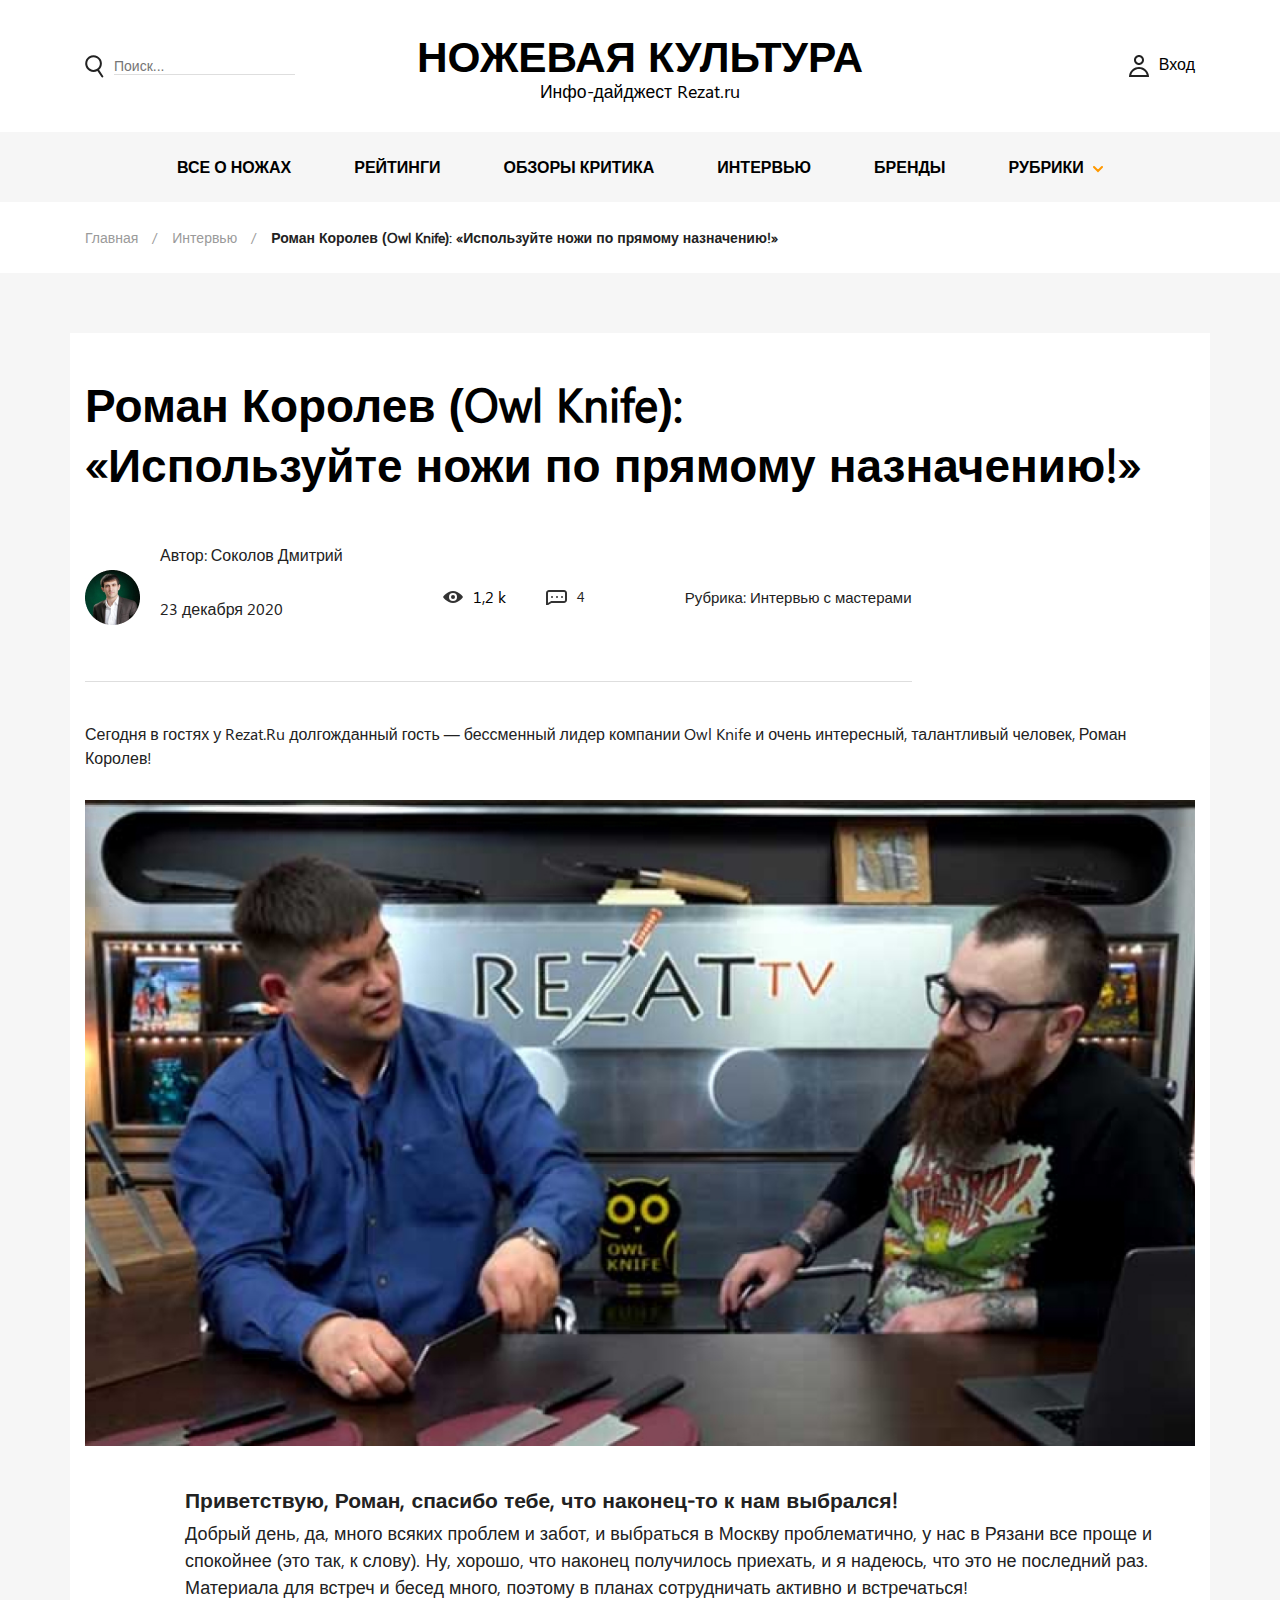
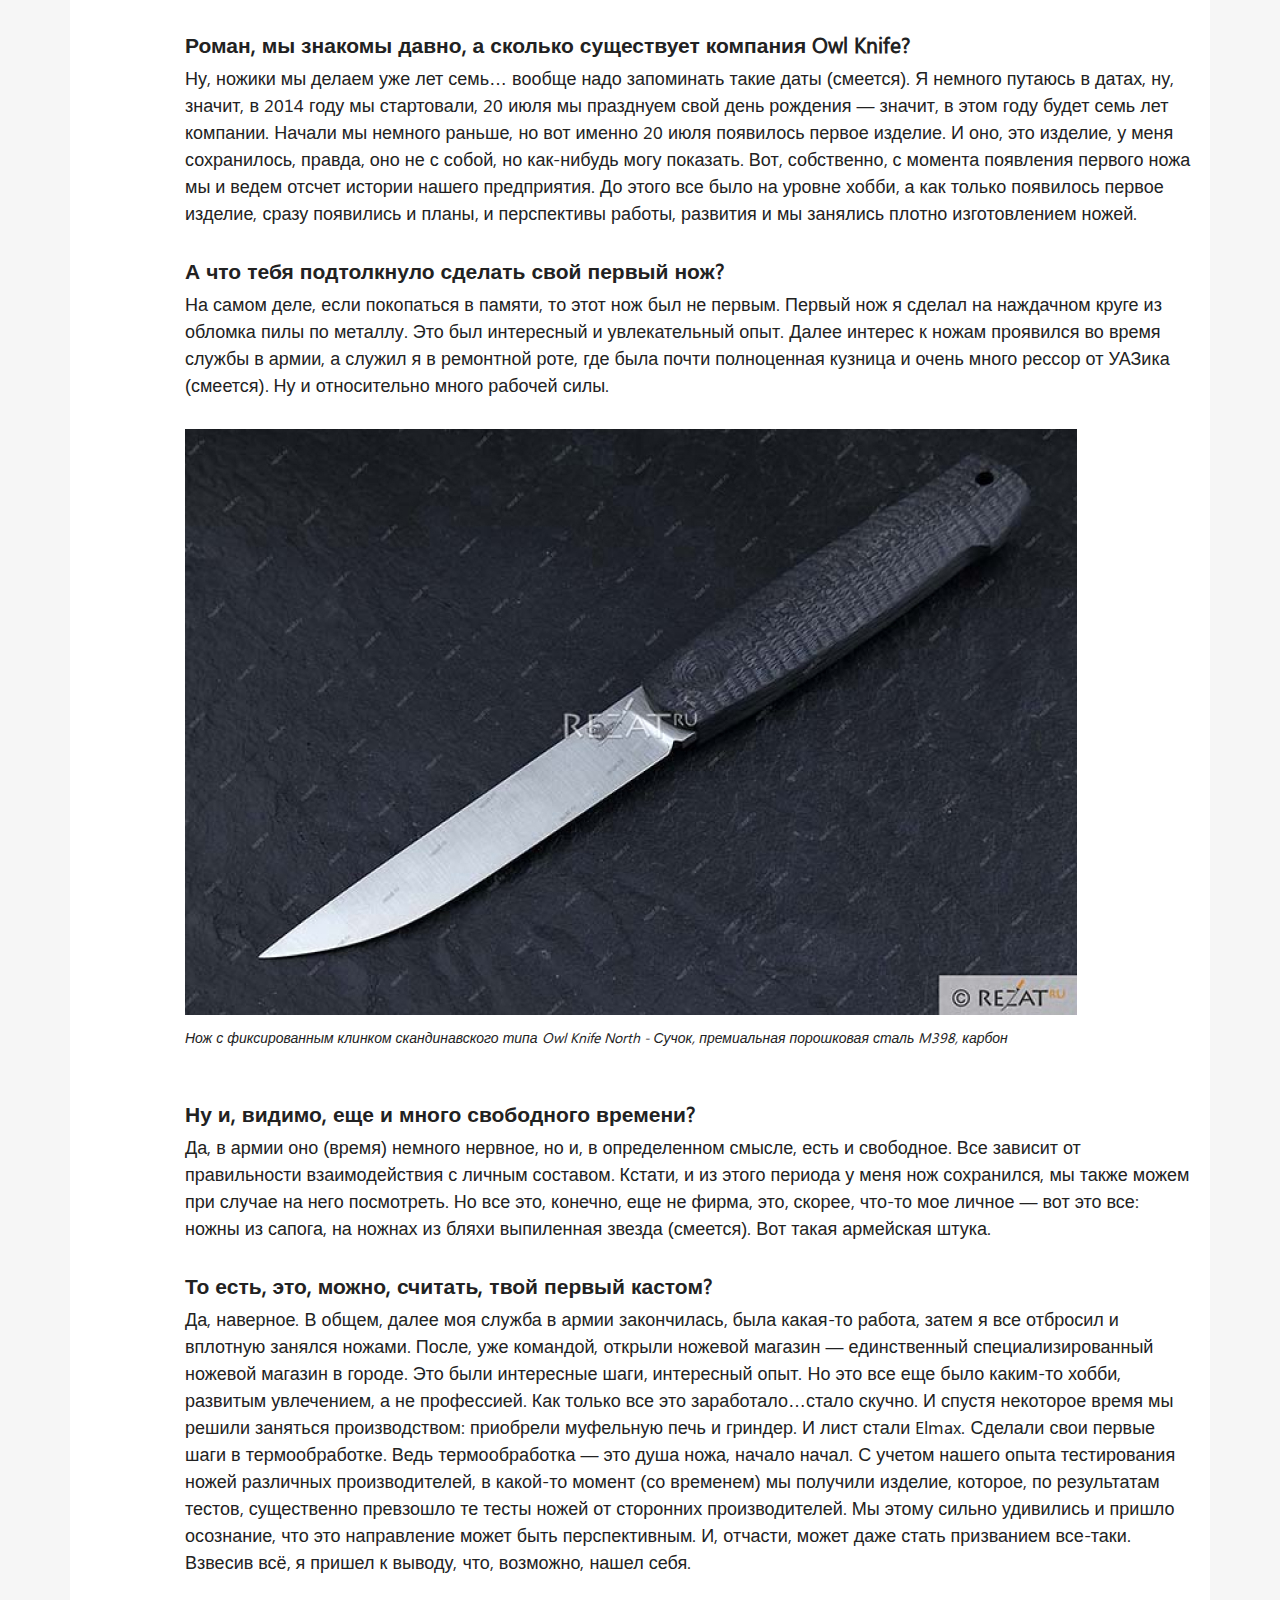
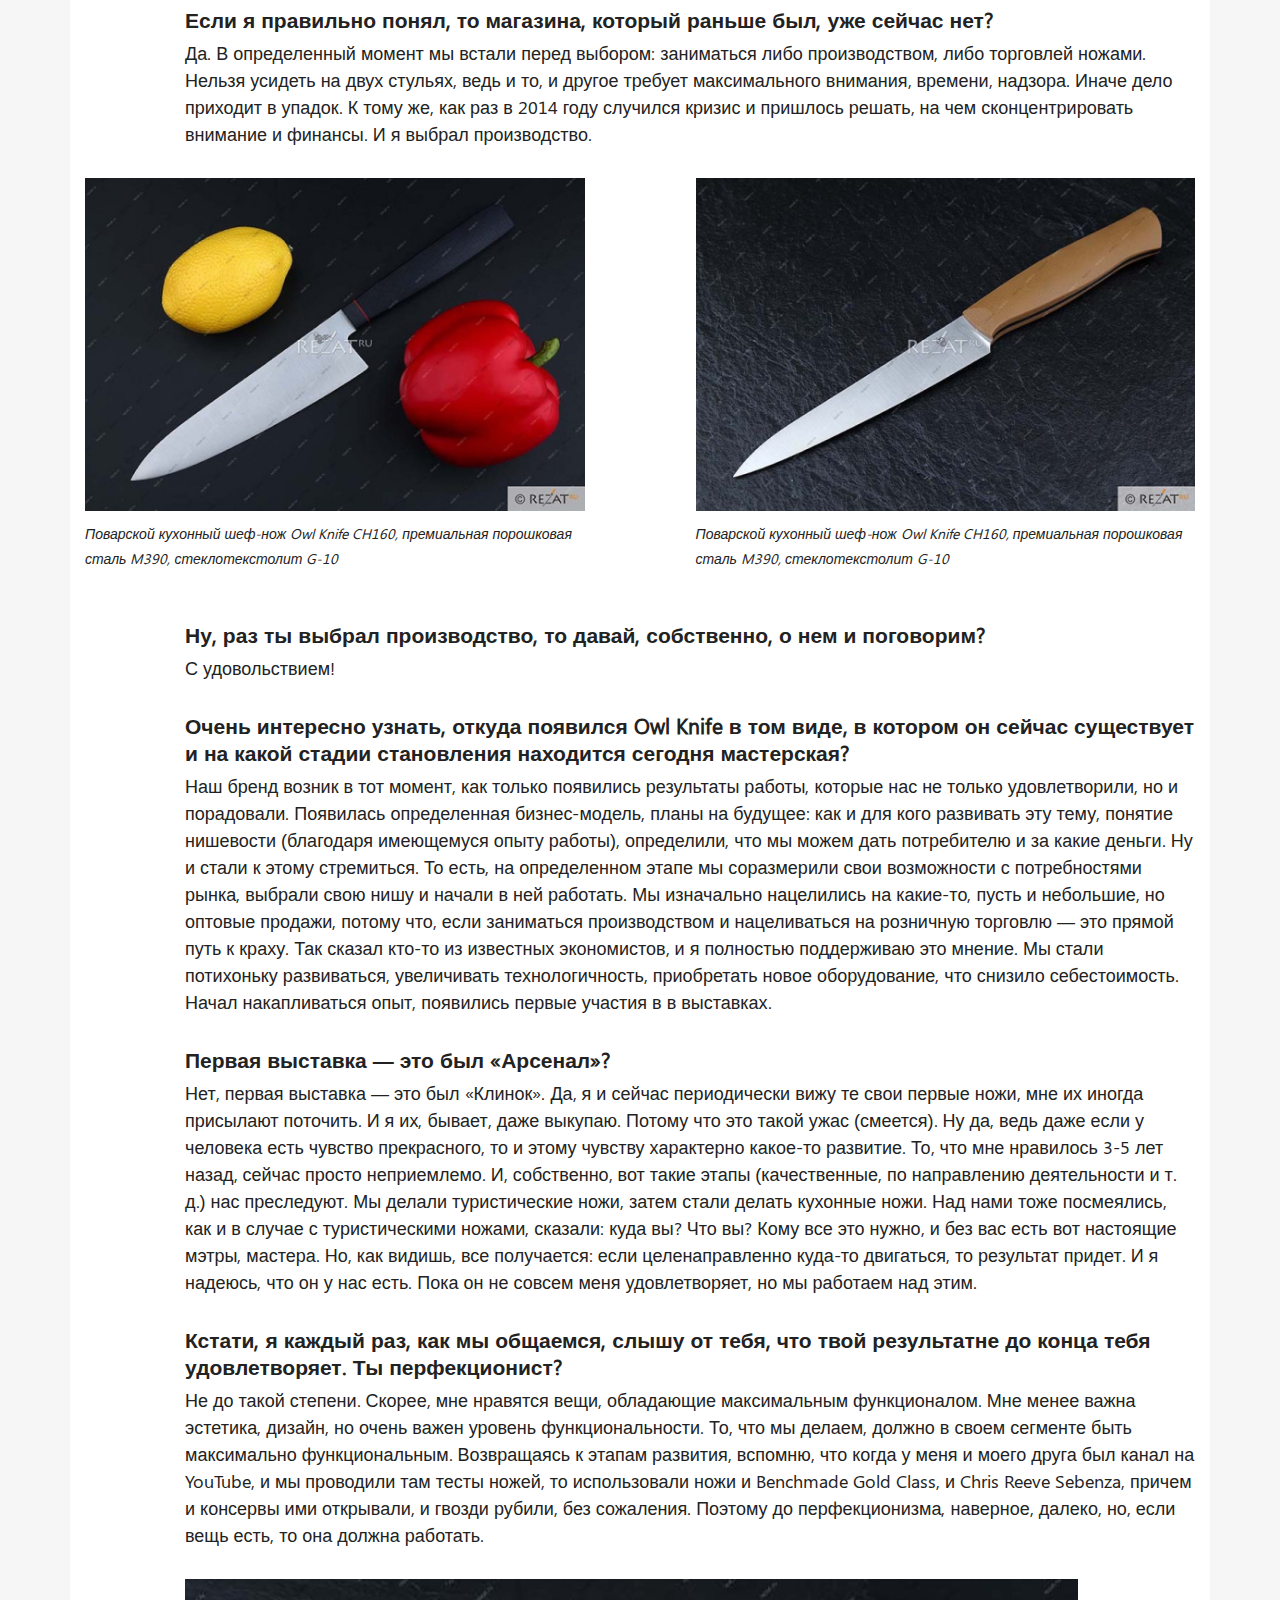
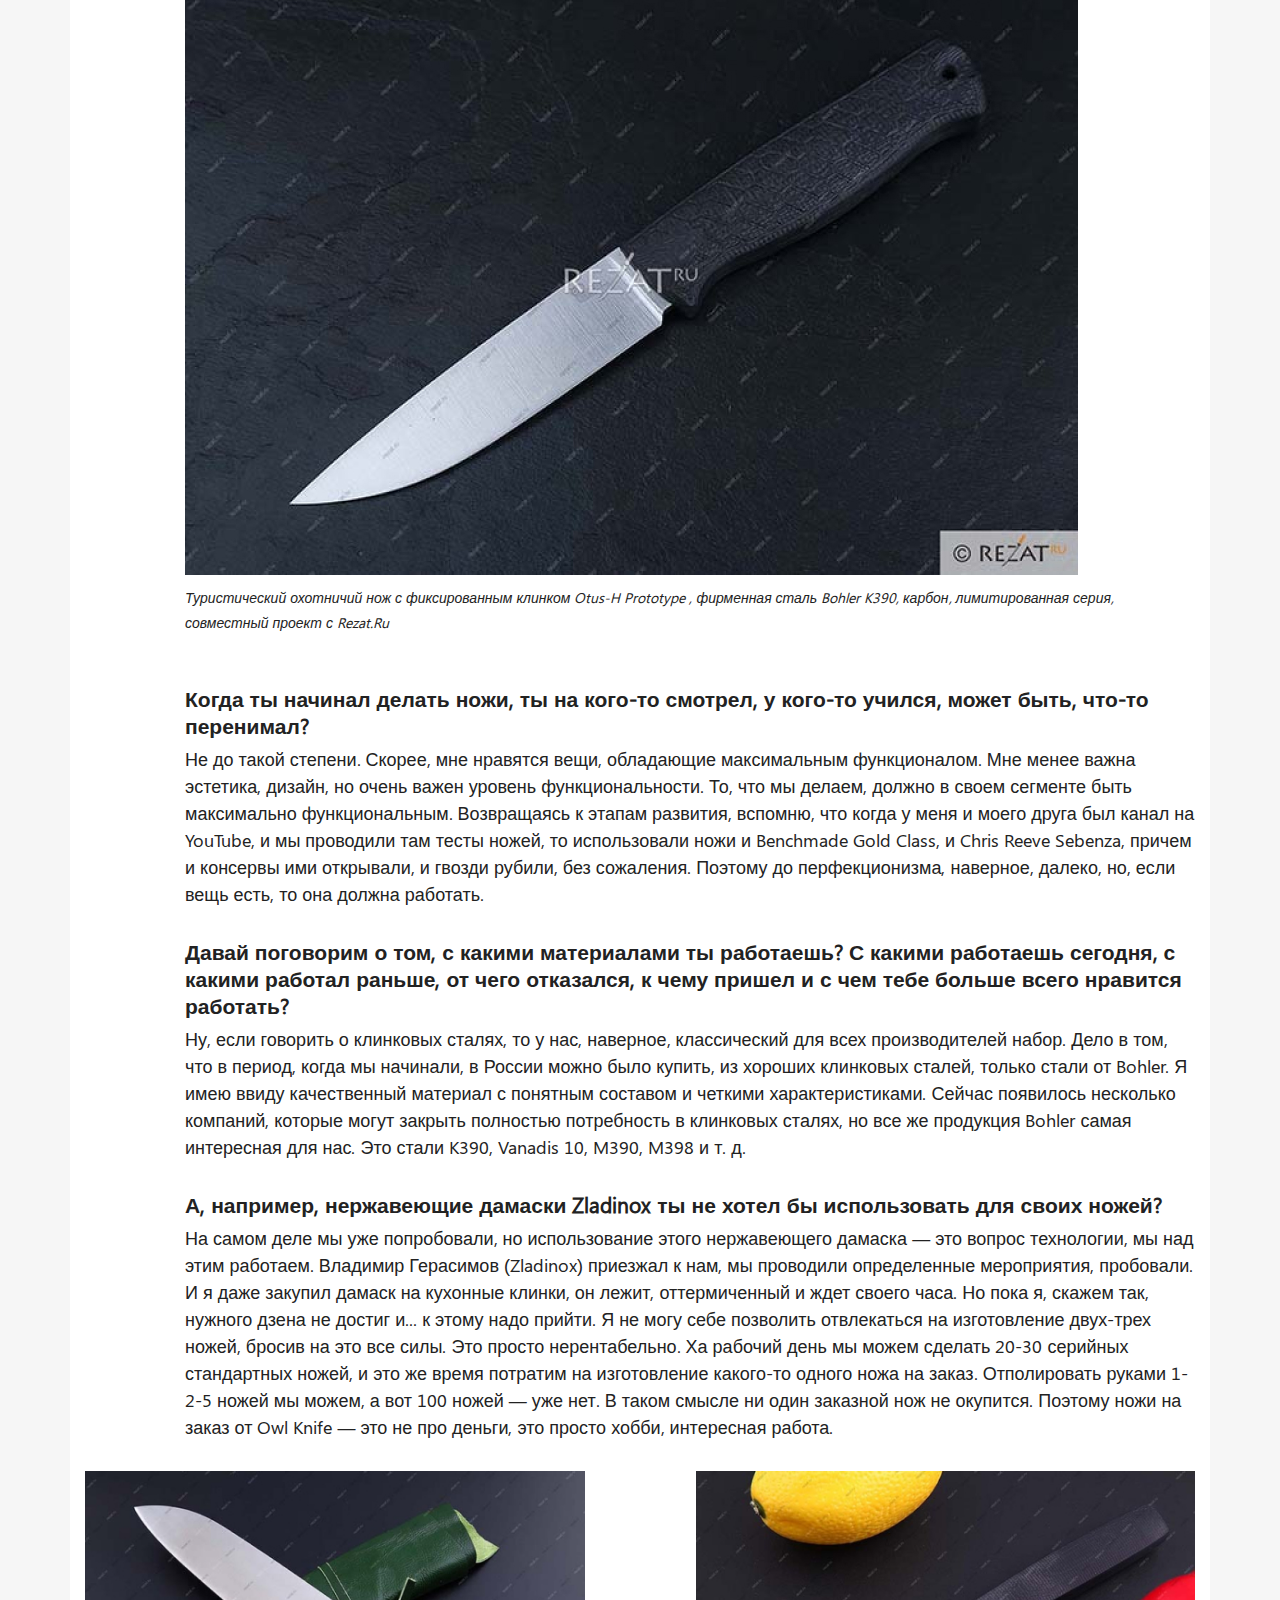
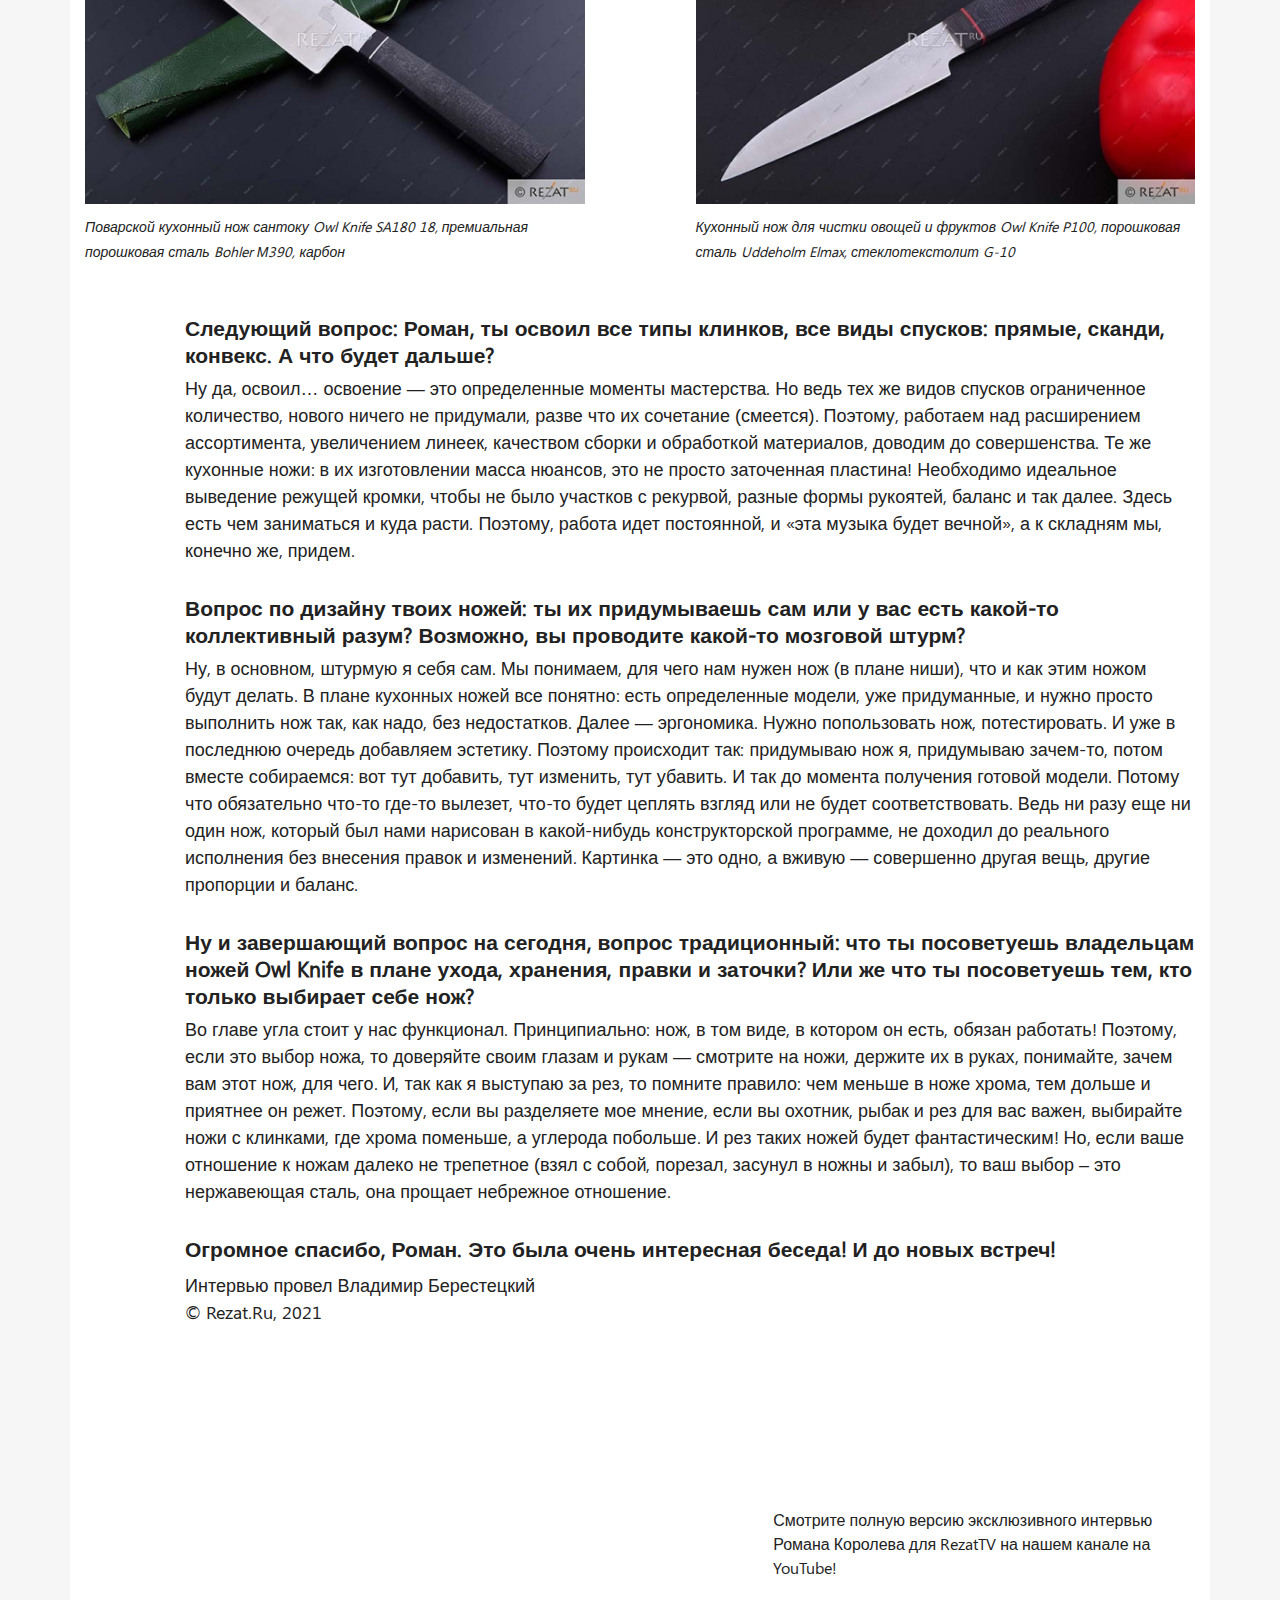
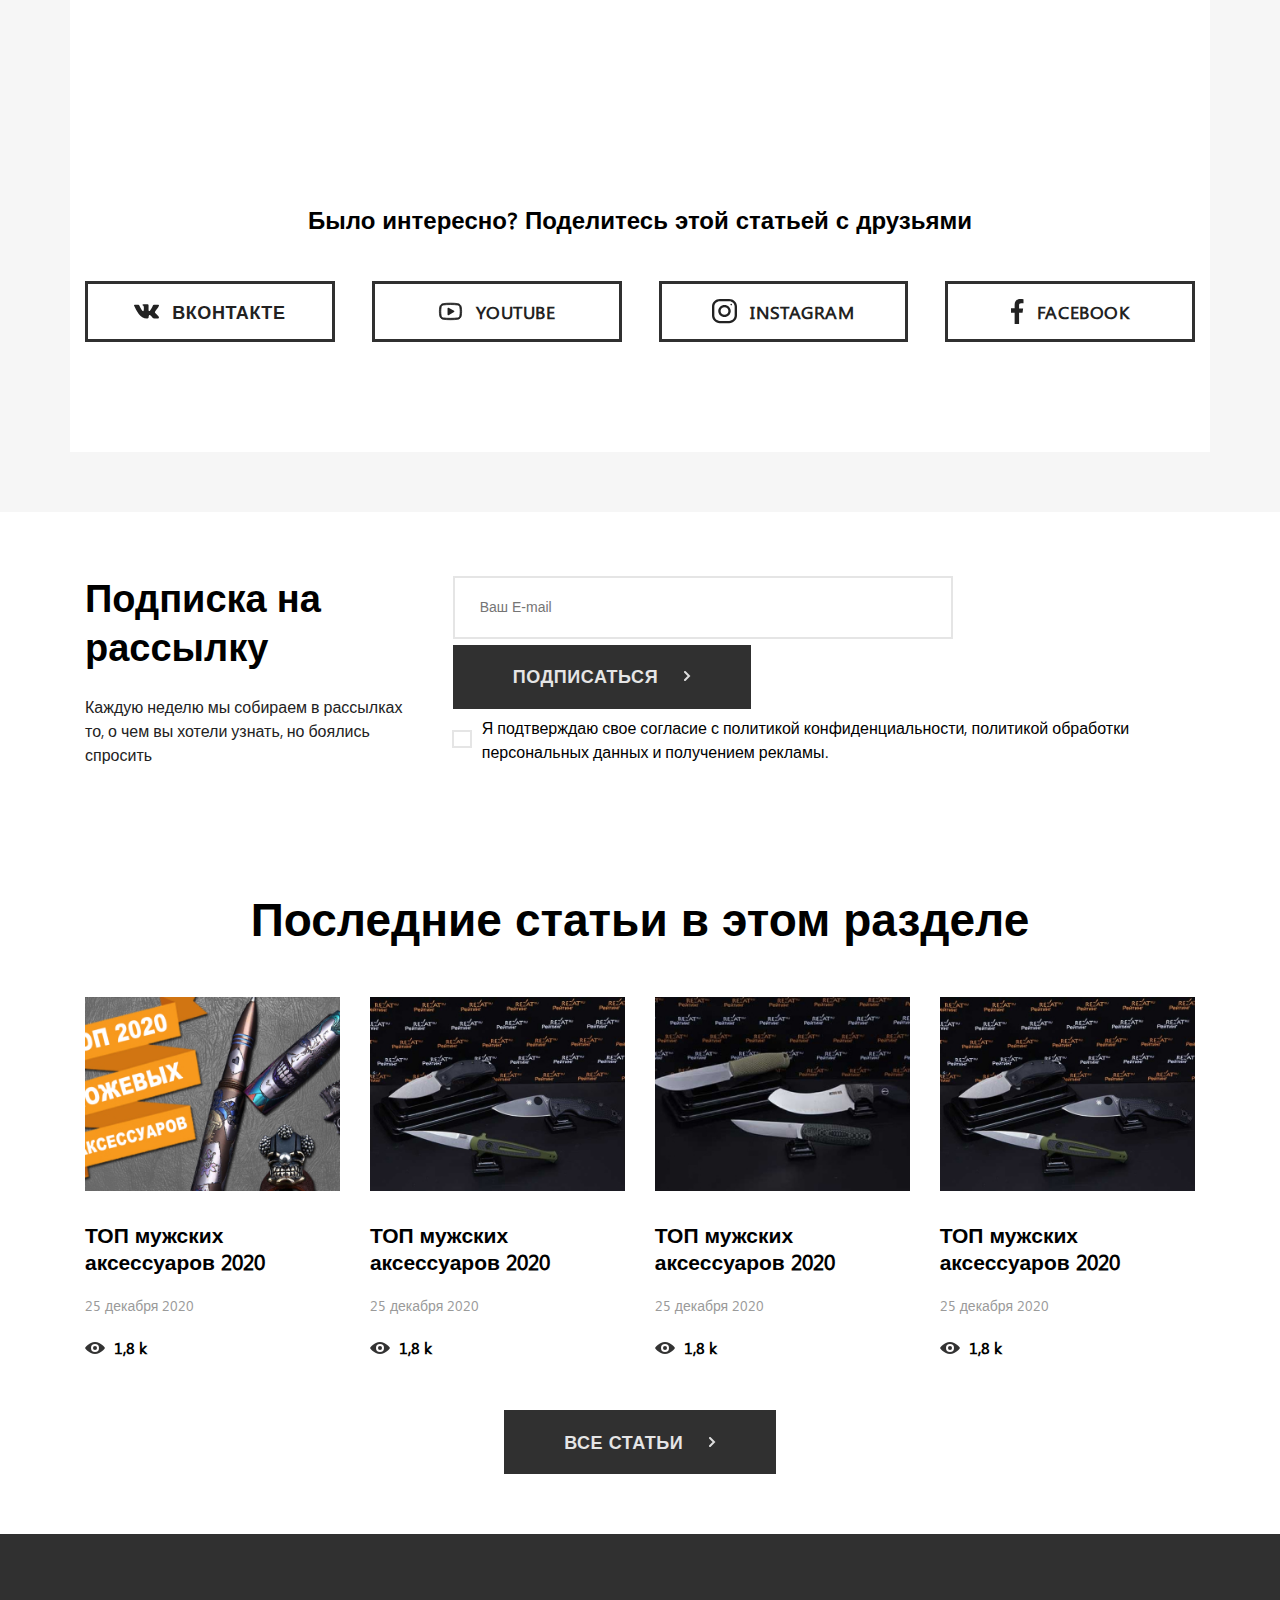
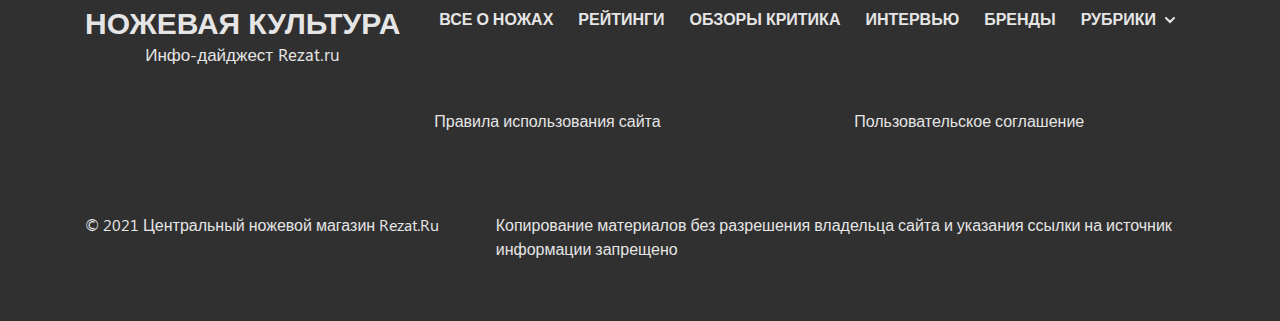
<file: interview.html>
<!DOCTYPE html>
<html lang="ru">
  <head>
    <meta charset="UTF-8">
    <title></title>
    <meta name="viewport" content="width=device-width, initial-scale=1">
  <link rel="icon" href="favicon.ico"><script defer src="js/app.js"></script><link href="css/app.css" rel="stylesheet"></head>
  <body>
    <a href="#" class="nav-burger desktop-hide"><span></span></a>
    <div class="mobile-menu desktop-hide">
      <a href="#" class="header__login">
        <svg width="20" height="22" viewBox="0 0 20 22" fill="none" xmlns="http://www.w3.org/2000/svg">
        <path fill-rule="evenodd" clip-rule="evenodd" d="M13 5C13 6.65685 11.6569 8 10 8C8.34315 8 7 6.65685 7 5C7 3.34315 8.34315 2 10 2C11.6569 2 13 3.34315 13 5ZM15 5C15 7.76142 12.7614 10 10 10C7.23858 10 5 7.76142 5 5C5 2.23858 7.23858 0 10 0C12.7614 0 15 2.23858 15 5ZM2.25203 20C3.14012 16.5495 6.27232 14 10 14C13.7277 14 16.8599 16.5495 17.748 20H2.25203ZM10 12C14.8379 12 18.8734 15.4355 19.8 20C19.9311 20.6462 20 21.3151 20 22H18H2H0C0 21.3151 0.0688605 20.6462 0.200036 20C1.12658 15.4355 5.16208 12 10 12Z" fill="#222222"/>
        </svg>
        <span>Вход</span>
      </a>
      <ul class="nav-menu">
        <li class="nav-menu__item"><a href="#">все о ножах</a></li>
        <li class="nav-menu__item"><a href="#">рейтинги</a></li>
        <li class="nav-menu__item"><a href="#">обзоры критика</a></li>
        <li class="nav-menu__item"><a href="#">интервью</a></li>
        <li class="nav-menu__item"><a href="#">бренды</a></li>
        <li class="nav-menu__item"><a href="#">рубрики
          <svg width="10" height="7" viewBox="0 0 10 7" fill="none" xmlns="http://www.w3.org/2000/svg">
          <path d="M1 1L5 5L9 1" stroke="#FF9900" stroke-width="2" stroke-linecap="round"/>
          </svg>
        </a></li>
      </ul>
      <ul class="socials">
        <li class="socials__item"><a href="#" class="socials__item">
          <svg width="25" height="15" viewBox="0 0 25 15" fill="none" xmlns="http://www.w3.org/2000/svg">
          <path d="M23.9636 11.7098C23.2192 10.817 22.3433 10.0551 21.5145 9.24598C20.7668 8.51668 20.7197 8.09361 21.3207 7.25188C21.9767 6.3332 22.6822 5.44976 23.3441 4.53523C23.962 3.68054 24.5936 2.82819 24.9188 1.80484C25.125 1.15379 24.9426 0.866216 24.275 0.752223C24.1599 0.732274 24.041 0.731238 23.9239 0.731238L19.9629 0.726575C19.4751 0.719321 19.2054 0.932021 19.0329 1.36442C18.8 1.94889 18.5598 2.53284 18.2823 3.09685C17.6528 4.37564 16.9496 5.61168 15.9639 6.65834C15.7465 6.88918 15.5061 7.1809 15.1429 7.06069C14.6884 6.89488 14.5545 6.14615 14.562 5.89304L14.5581 1.32115C14.47 0.668024 14.3252 0.376824 13.6768 0.249878L9.56215 0.250655C9.01291 0.250655 8.73751 0.462837 8.44424 0.806369C8.27507 1.00482 8.22403 1.13358 8.5717 1.19939C9.25463 1.32892 9.63935 1.7709 9.74143 2.45564C9.90516 3.54971 9.89376 4.64818 9.79946 5.74666C9.77174 6.06739 9.71655 6.38735 9.58935 6.68684C9.39038 7.15758 9.06913 7.25344 8.6471 6.96379C8.26496 6.70161 7.99656 6.33165 7.73386 5.96014C6.74705 4.5658 5.95972 3.06213 5.31773 1.48204C5.13224 1.02555 4.81228 0.748855 4.32859 0.741342C3.14021 0.722429 1.95158 0.71932 0.763208 0.742378C0.0481628 0.75585 -0.165055 1.10301 0.126144 1.75121C1.42048 4.63031 2.86119 7.42935 4.74181 9.97916C5.70738 11.2877 6.81596 12.443 8.24812 13.2616C9.87122 14.1896 11.6184 14.4689 13.4586 14.3829C14.3203 14.3425 14.5791 14.1184 14.619 13.2596C14.646 12.672 14.7125 12.0878 15.0024 11.5598C15.2869 11.0416 15.7177 10.9429 16.2144 11.2652C16.4628 11.4266 16.6722 11.6321 16.8699 11.8486C17.3548 12.3792 17.8225 12.9259 18.3258 13.4386C18.9572 14.0811 19.7052 14.4606 20.6456 14.3832L24.2861 14.3839C24.8727 14.3456 25.1768 13.6264 24.84 12.9717C24.6035 12.5132 24.2931 12.1049 23.9636 11.7098Z" fill="#D7D7D7"/>
          </svg>
        </a></li>
        <li class="socials__item"><a href="#" class="socials__item">
          <svg width="25" height="21" viewBox="0 0 18 14" fill="none" xmlns="http://www.w3.org/2000/svg"><path d="M7.62611 4.28736C7.29478 4.09609 6.87012 4.32729 6.87012 4.70209V9.21002C6.87012 9.58675 7.29545 9.81473 7.62611 9.62539L11.5388 7.37465C11.8641 7.18725 11.8634 6.73259 11.5394 6.54454L7.62611 4.28736Z" fill="#D7D7D7"></path><mask id="path-2-outside-1" maskUnits="userSpaceOnUse" x="0" y="0" width="18" height="14" fill="black"><rect fill="white" width="18" height="14"></rect><path d="M14.2693 1.3338C11.1673 0.888734 6.834 0.888734 3.73067 1.3338C2.48933 1.51157 1.51133 2.45323 1.298 3.67571C0.900667 5.94484 0.900667 7.96792 1.298 10.2364C1.51133 11.4595 2.48933 12.4005 3.73067 12.5783C5.28533 12.8012 7.14667 12.9126 9.00733 12.9126C10.8647 12.9126 12.7213 12.8018 14.27 12.579C15.51 12.4012 16.4873 11.4602 16.702 10.2371C17.0993 7.96792 17.0993 5.94419 16.702 3.67507C16.4887 2.45323 15.5107 1.51157 14.2693 1.3338ZM15.716 10.076C15.574 10.885 14.934 11.5072 14.1227 11.6231C11.1107 12.0553 6.89733 12.0553 3.87733 11.6225C3.06533 11.5059 2.42467 10.8844 2.28333 10.0754C1.90067 7.88934 1.90067 6.02342 2.28333 3.83609C2.42533 3.02711 3.06533 2.40621 3.878 2.28898C5.386 2.07321 7.19333 1.96501 8.99933 1.96501C10.8067 1.96501 12.614 2.07321 14.122 2.28898C14.934 2.40556 15.5747 3.02711 15.716 3.83609C16.0987 6.02342 16.0987 7.88934 15.716 10.076Z"></path></mask><path d="M14.2693 1.3338C11.1673 0.888734 6.834 0.888734 3.73067 1.3338C2.48933 1.51157 1.51133 2.45323 1.298 3.67571C0.900667 5.94484 0.900667 7.96792 1.298 10.2364C1.51133 11.4595 2.48933 12.4005 3.73067 12.5783C5.28533 12.8012 7.14667 12.9126 9.00733 12.9126C10.8647 12.9126 12.7213 12.8018 14.27 12.579C15.51 12.4012 16.4873 11.4602 16.702 10.2371C17.0993 7.96792 17.0993 5.94419 16.702 3.67507C16.4887 2.45323 15.5107 1.51157 14.2693 1.3338ZM15.716 10.076C15.574 10.885 14.934 11.5072 14.1227 11.6231C11.1107 12.0553 6.89733 12.0553 3.87733 11.6225C3.06533 11.5059 2.42467 10.8844 2.28333 10.0754C1.90067 7.88934 1.90067 6.02342 2.28333 3.83609C2.42533 3.02711 3.06533 2.40621 3.878 2.28898C5.386 2.07321 7.19333 1.96501 8.99933 1.96501C10.8067 1.96501 12.614 2.07321 14.122 2.28898C14.934 2.40556 15.5747 3.02711 15.716 3.83609C16.0987 6.02342 16.0987 7.88934 15.716 10.076Z" fill="#D7D7D7"></path><path d="M14.2693 1.3338C11.1673 0.888734 6.834 0.888734 3.73067 1.3338C2.48933 1.51157 1.51133 2.45323 1.298 3.67571C0.900667 5.94484 0.900667 7.96792 1.298 10.2364C1.51133 11.4595 2.48933 12.4005 3.73067 12.5783C5.28533 12.8012 7.14667 12.9126 9.00733 12.9126C10.8647 12.9126 12.7213 12.8018 14.27 12.579C15.51 12.4012 16.4873 11.4602 16.702 10.2371C17.0993 7.96792 17.0993 5.94419 16.702 3.67507C16.4887 2.45323 15.5107 1.51157 14.2693 1.3338ZM15.716 10.076C15.574 10.885 14.934 11.5072 14.1227 11.6231C11.1107 12.0553 6.89733 12.0553 3.87733 11.6225C3.06533 11.5059 2.42467 10.8844 2.28333 10.0754C1.90067 7.88934 1.90067 6.02342 2.28333 3.83609C2.42533 3.02711 3.06533 2.40621 3.878 2.28898C5.386 2.07321 7.19333 1.96501 8.99933 1.96501C10.8067 1.96501 12.614 2.07321 14.122 2.28898C14.934 2.40556 15.5747 3.02711 15.716 3.83609C16.0987 6.02342 16.0987 7.88934 15.716 10.076Z" stroke="#D7D7D7" stroke-width="0.6" mask="url(#path-2-outside-1)"></path></svg>
        </a></li>
        <li class="socials__item"><a href="#" class="socials__item">
          <svg width="25" height="25" viewBox="0 0 25 25" fill="none" xmlns="http://www.w3.org/2000/svg">
          <path d="M12.4999 6.03931C9.0484 6.03931 6.25 8.74291 6.25 12.0775C6.25 15.4121 9.0484 18.1157 12.4999 18.1157C15.9514 18.1157 18.7498 15.4121 18.7498 12.0775C18.7498 8.74291 15.9514 6.03931 12.4999 6.03931ZM12.4999 15.8514C10.3468 15.8514 8.59372 14.1577 8.59372 12.0775C8.59372 9.99583 10.3468 8.30363 12.4999 8.30363C14.653 8.30363 16.4061 9.99583 16.4061 12.0775C16.4061 14.1577 14.653 15.8514 12.4999 15.8514Z" fill="#D7D7D7"/>
          <path d="M19.2156 6.3917C19.6756 6.3917 20.0485 6.031 20.0485 5.58605C20.0485 5.1411 19.6756 4.7804 19.2156 4.7804C18.7557 4.7804 18.3828 5.1411 18.3828 5.58605C18.3828 6.031 18.7557 6.3917 19.2156 6.3917Z" fill="#D7D7D7"/>
          <path d="M17.1872 0H7.81239C3.49839 0 0 3.37977 0 7.54751V16.6045C0 20.7722 3.49839 24.152 7.81239 24.152H17.1872C21.5012 24.152 24.9996 20.7722 24.9996 16.6045V7.54751C24.9996 3.37977 21.5012 0 17.1872 0ZM22.6559 16.6045C22.6559 19.5179 20.2028 21.8878 17.1872 21.8878H7.81239C4.7968 21.8878 2.34372 19.5179 2.34372 16.6045V7.54751C2.34372 4.63417 4.7968 2.26425 7.81239 2.26425H17.1872C20.2028 2.26425 22.6559 4.63417 22.6559 7.54751V16.6045Z" fill="#D7D7D7"/>
          </svg>
        </a></li>
        <li class="socials__item"><a href="#" class="socials__item">
          <svg width="13" height="25" viewBox="0 0 13 25" fill="none" xmlns="http://www.w3.org/2000/svg">
          <path d="M10.2186 4.15098H12.5009V0.176039C12.1071 0.121873 10.753 0 9.17591 0C5.88533 0 3.6312 2.06976 3.6312 5.87387V9.37486H0V13.8185H3.6312V24.9996H8.08321V13.8196H11.5675L12.1207 9.3759H8.08217V6.31449C8.08321 5.03013 8.42904 4.15098 10.2186 4.15098Z" fill="#D7D7D7"/>
          </svg>
        </a></li>
      </ul>
    </div>

    <header>
      <div class="container">
        <div class="header">
          <form action="#" class="header__search">
            <input type="text" placeholder="Поиск...">
            <svg width="19" height="23" viewBox="0 0 19 23" fill="none" xmlns="http://www.w3.org/2000/svg">
            <path fill-rule="evenodd" clip-rule="evenodd" d="M12.0428 13.8299C9.12585 15.7602 5.19638 14.9603 3.2661 12.0434C1.33582 9.1264 2.13568 5.19694 5.05264 3.26666C7.9696 1.33639 11.8991 2.13625 13.8293 5.05321C15.7596 7.97016 14.9598 11.8996 12.0428 13.8299ZM12.4298 15.9228C8.68714 17.8988 3.98306 16.7509 1.59822 13.1471C-0.941625 9.30896 0.110825 4.13862 3.94893 1.59878C7.78704 -0.941055 12.9574 0.111397 15.4972 3.9495C17.8184 7.45709 17.1392 12.0773 14.0756 14.7856L18.1678 20.9696C18.4726 21.4302 18.3463 22.0506 17.8857 22.3554C17.4251 22.6602 16.8047 22.5339 16.4999 22.0733L12.4298 15.9228Z" fill="#222222"/>
            </svg>
          </form>
          <div class="header__title">
            <h1>ножевая культура</h1>
            <h2>Инфо-дайджест Rezat.ru</h2>
          </div>
          <a href="#" class="header__login">
            <svg width="20" height="22" viewBox="0 0 20 22" fill="none" xmlns="http://www.w3.org/2000/svg">
            <path fill-rule="evenodd" clip-rule="evenodd" d="M13 5C13 6.65685 11.6569 8 10 8C8.34315 8 7 6.65685 7 5C7 3.34315 8.34315 2 10 2C11.6569 2 13 3.34315 13 5ZM15 5C15 7.76142 12.7614 10 10 10C7.23858 10 5 7.76142 5 5C5 2.23858 7.23858 0 10 0C12.7614 0 15 2.23858 15 5ZM2.25203 20C3.14012 16.5495 6.27232 14 10 14C13.7277 14 16.8599 16.5495 17.748 20H2.25203ZM10 12C14.8379 12 18.8734 15.4355 19.8 20C19.9311 20.6462 20 21.3151 20 22H18H2H0C0 21.3151 0.0688605 20.6462 0.200036 20C1.12658 15.4355 5.16208 12 10 12Z" fill="#222222"/>
            </svg>
            <span>Вход</span>
          </a>
        </div>
      </div>
    </header>
    
    <nav class="light-block mobile-hide">
      <div class="container">
        <ul class="nav-menu">
          <li class="nav-menu__item"><a href="#">все о ножах</a></li>
          <li class="nav-menu__item"><a href="#">рейтинги</a></li>
          <li class="nav-menu__item"><a href="#">обзоры критика</a></li>
          <li class="nav-menu__item"><a href="#">интервью</a></li>
          <li class="nav-menu__item"><a href="#">бренды</a></li>
          <li class="nav-menu__item"><a href="#">рубрики
            <svg width="10" height="7" viewBox="0 0 10 7" fill="none" xmlns="http://www.w3.org/2000/svg">
            <path d="M1 1L5 5L9 1" stroke="#FF9900" stroke-width="2" stroke-linecap="round"/>
            </svg>
          </a></li>
        </ul>
      </div>
    </nav>

    <section>
      <div class="container">
        <ul class="breadcrumbs">
          <li class="breadcrumbs__item">
            <a href="#">Главная</a>
          </li>
          <li class="breadcrumbs__item">
            <a href="#">Интервью</a>
          </li>
          <li class="breadcrumbs__item">
            Роман Королев (Owl Knife): «Используйте ножи по прямому назначению!»
          </li>
        </ul>
      </div>
    </section>

    <section class="content-wrap light-block pt-60 pb-60">
      <div class="container">
        <div class="content">
          <h2 class="content__title">Роман Королев (Owl Knife): <br> «Используйте ножи по прямому назначению!»</h2>
          <div class="content-info">
            <div class="content-info__author">
              <div class="author__img">
                <img src="./images/content/author.jpg" alt="">
              </div>
              <div class="author__text">
                <p class="author__name">Автор: Соколов Дмитрий</p>
                <p class="author__date">23 декабря 2020</p>
              </div>
            </div>
            <div class="content-info__views">
              <svg width="20" height="12" viewBox="0 0 20 12" fill="none" xmlns="http://www.w3.org/2000/svg">
              <path d="M20 6C20 6 16.0751 12 10 12C3.92487 12 0 6 0 6C0 6 3.92487 0 10 0C16.0751 0 20 6 20 6Z" fill="#333333"/>
              <circle cx="10" cy="6" r="4" fill="#FFFDFD"/>
              <circle cx="10" cy="6" r="2" fill="#333333"/>
              </svg>
              <span class="views__count">
                <span>1,2</span>
                k
              </span>
            </div>
            <div class="content-info__comments">
              <svg width="21" height="15" viewBox="0 0 21 15" fill="none" xmlns="http://www.w3.org/2000/svg">
              <path d="M1 14H0V15H1V14ZM2 14V15H2.27698L2.5145 14.8575L2 14ZM5.33333 12V11H5.05635L4.81884 11.1425L5.33333 12ZM2 3C2 2.44772 2.44772 2 3 2V0C1.34315 0 0 1.34315 0 3H2ZM2 9V3H0V9H2ZM0 9V10H2V9H0ZM0 10V14H2V10H0ZM1 15H2V13H1V15ZM2.5145 14.8575L5.84783 12.8575L4.81884 11.1425L1.4855 13.1425L2.5145 14.8575ZM18 11H5.33333V13H18V11ZM19 10C19 10.5523 18.5523 11 18 11V13C19.6569 13 21 11.6569 21 10H19ZM19 3V10H21V3H19ZM18 2C18.5523 2 19 2.44772 19 3H21C21 1.34315 19.6569 0 18 0V2ZM3 2H18V0H3V2Z" fill="#333333"/>
              <circle cx="6" cy="7" r="1" fill="#333333"/>
              <circle cx="11" cy="7" r="1" fill="#333333"/>
              <circle cx="16" cy="7" r="1" fill="#333333"/>
              </svg>
              <span class="comments__count">
                4
              </span>
            </div>
            <div class="content-info__rubric">
              Рубрика: Интервью с мастерами
            </div>
          </div>
          <p>Сегодня в гостях у Rezat.Ru долгожданный гость — бессменный лидер компании Owl Knife и очень интересный, талантливый человек, Роман Королев!</p>
          <div class="banner">
            <img src="./images/content/article-interview/banner.jpg" alt="">
          </div>

          <div class="interview-text">
            <h3>Приветствую, Роман, спасибо тебе, что наконец-то к нам выбрался!</h3>
            <p>Добрый день, да, много всяких проблем и забот, и выбраться в Москву проблематично, у нас в Рязани все проще и спокойнее (это так, к слову). Ну, хорошо, что наконец получилось приехать, и я надеюсь, что это не последний раз. Материала для встреч и бесед много, поэтому в планах сотрудничать активно и встречаться!</p>
          </div>
          <div class="interview-text">
            <h3>Роман, мы знакомы давно, а сколько существует компания Owl Knife?</h3>
            <p>Ну, ножики мы делаем уже лет семь… вообще надо запоминать такие даты (смеется). Я немного путаюсь в датах, ну, значит, в 2014 году мы стартовали, 20 июля мы празднуем свой день рождения — значит, в этом году будет семь лет компании. Начали мы немного раньше, но вот именно 20 июля появилось первое изделие. И оно, это изделие, у меня сохранилось, правда, оно не с собой, но как-нибудь могу показать. Вот, собственно, с момента появления первого ножа мы и ведем отсчет истории нашего предприятия. До этого все было на уровне хобби, а как только появилось первое изделие, сразу появились и планы, и перспективы работы, развития и мы занялись плотно изготовлением ножей.</p>
          </div>
          <div class="interview-text">
            <h3>А что тебя подтолкнуло сделать свой первый нож?</h3>
            <p>На самом деле, если покопаться в памяти, то этот нож был не первым. Первый нож я сделал на наждачном круге из обломка пилы по металлу. Это был интересный и увлекательный опыт. Далее интерес к ножам проявился во время службы в армии, а служил я в ремонтной роте, где была почти полноценная кузница и очень много рессор от УАЗика (смеется). Ну и относительно много рабочей силы.</p>
          </div>

          <div class="interview-img">
            <img src="./images/content/article-interview/1.jpg" alt="">
            <span>Нож с фиксированным клинком скандинавского типа Owl Knife North - Сучок, премиальная порошковая сталь M398, карбон</span>
          </div>
          <div class="interview-text">
            <h3>Ну и, видимо, еще и много свободного времени?</h3>
            <p>Да, в армии оно (время) немного нервное, но и, в определенном смысле, есть и свободное. Все зависит от правильности взаимодействия с личным составом. Кстати, и из этого периода у меня нож сохранился, мы также можем при случае на него посмотреть. Но все это, конечно, еще не фирма, это, скорее, что-то мое личное — вот это все: ножны из сапога, на ножнах из бляхи выпиленная звезда (смеется). Вот такая армейская штука.</p>
          </div>
          <div class="interview-text">
            <h3>То есть, это, можно, считать, твой первый кастом?</h3>
            <p>Да, наверное. В общем, далее моя служба в армии закончилась, была какая-то работа, затем я все отбросил и вплотную занялся ножами. После, уже командой, открыли ножевой магазин — единственный специализированный ножевой магазин в городе. Это были интересные шаги, интересный опыт. Но это все еще было каким-то хобби, развитым увлечением, а не профессией. Как только все это заработало…стало скучно. И спустя некоторое время мы решили заняться производством: приобрели муфельную печь и гриндер. И лист стали Elmax. Сделали свои первые шаги в термообработке. Ведь термообработка — это душа ножа, начало начал. С учетом нашего опыта тестирования ножей различных производителей, в какой-то момент (со временем) мы получили изделие, которое, по результатам тестов, существенно превзошло те тесты ножей от сторонних производителей. Мы этому сильно удивились и пришло осознание, что это направление может быть перспективным. И, отчасти, может даже стать призванием все-таки. Взвесив всё, я пришел к выводу, что, возможно, нашел себя.</p>
          </div>
          <div class="interview-text">
            <h3>Если я правильно понял, то магазина, который раньше был, уже сейчас нет?</h3>
            <p>Да. В определенный момент мы встали перед выбором: заниматься либо производством, либо торговлей ножами. Нельзя усидеть на двух стульях, ведь и то, и другое требует максимального внимания, времени, надзора. Иначе дело приходит в упадок. К тому же, как раз в 2014 году случился кризис и пришлось решать, на чем сконцентрировать внимание и финансы. И я выбрал производство.</p>
          </div>
          <div class="interview-img_double">
            <div class="interview-img">
              <img src="./images/content/article-interview/2.jpg" alt="">
              <span>Поварской кухонный шеф-нож Owl Knife CH160, премиальная порошковая сталь M390, стеклотекстолит G-10</span>
            </div>
            <div class="interview-img">
              <img src="./images/content/article-interview/3.jpg" alt="">
              <span>Поварской кухонный шеф-нож Owl Knife CH160, премиальная порошковая сталь M390, стеклотекстолит G-10</span>
            </div>
          </div>
          <div class="interview-text">
            <h3>Ну, раз ты выбрал производство, то давай, собственно, о нем и поговорим?</h3>
            <p>С удовольствием!</p>
          </div>
          <div class="interview-text">
            <h3>Очень интересно узнать, откуда появился Owl Knife в том виде, в котором он сейчас существует и на какой стадии становления находится сегодня мастерская?</h3>
            <p>Наш бренд возник в тот момент, как только появились результаты работы, которые нас не только удовлетворили, но и порадовали. Появилась определенная бизнес-модель, планы на будущее: как и для кого развивать эту тему, понятие нишевости (благодаря имеющемуся опыту работы), определили, что мы можем дать потребителю и за какие деньги. Ну и стали к этому стремиться. То есть, на определенном этапе мы соразмерили свои возможности с потребностями рынка, выбрали свою нишу и начали в ней работать. Мы изначально нацелились на какие-то, пусть и небольшие, но оптовые продажи, потому что, если заниматься производством и нацеливаться на розничную торговлю — это прямой путь к краху. Так сказал кто-то из известных экономистов, и я полностью поддерживаю это мнение. Мы стали потихоньку развиваться, увеличивать технологичность, приобретать новое оборудование, что снизило себестоимость. Начал накапливаться опыт, появились первые участия в в выставках.</p>
          </div>
          <div class="interview-text">
            <h3>Первая выставка — это был «Арсенал»?</h3>
            <p>Нет, первая выставка — это был «Клинок». Да, я и сейчас периодически вижу те свои первые ножи, мне их иногда присылают поточить. И я их, бывает, даже выкупаю. Потому что это такой ужас (смеется). Ну да, ведь даже если у человека есть чувство прекрасного, то и этому чувству характерно какое-то развитие. То, что мне нравилось 3-5 лет назад, сейчас просто неприемлемо. И, собственно, вот такие этапы (качественные, по направлению деятельности и т. д.) нас преследуют. Мы делали туристические ножи, затем стали делать кухонные ножи. Над нами тоже посмеялись, как и в случае с туристическими ножами, сказали: куда вы? Что вы? Кому все это нужно, и без вас есть вот настоящие мэтры, мастера. Но, как видишь, все получается: если целенаправленно куда-то двигаться, то результат придет. И я надеюсь, что он у нас есть. Пока он не совсем меня удовлетворяет, но мы работаем над этим.</p>
          </div>
          <div class="interview-text">
            <h3>Кстати, я каждый раз, как мы общаемся, слышу от тебя, что твой результатне до конца тебя удовлетворяет. Ты перфекционист?</h3>
            <p>Не до такой степени. Скорее, мне нравятся вещи, обладающие максимальным функционалом. Мне менее важна эстетика, дизайн, но очень важен уровень функциональности. То, что мы делаем, должно в своем сегменте быть максимально функциональным. Возвращаясь к этапам развития, вспомню, что когда у меня и моего друга был канал на YouTube, и мы проводили там тесты ножей, то использовали ножи и Benchmade Gold Class, и Chris Reeve Sebenza, причем и консервы ими открывали, и гвозди рубили, без сожаления. Поэтому до перфекционизма, наверное, далеко, но, если вещь есть, то она должна работать.</p>
          </div>
          

          <div class="interview-img">
            <img src="./images/content/article-interview/4.jpg" alt="">
            <span>Туристический охотничий нож с фиксированным клинком Otus-H Prototype , фирменная сталь Bohler K390, карбон, лимитированная серия, совместный проект с Rezat.Ru</span>
          </div>
          <div class="interview-text">
            <h3>Когда ты начинал делать ножи, ты на кого-то смотрел, у кого-то учился, может быть, что-то перенимал?</h3>
            <p>Не до такой степени. Скорее, мне нравятся вещи, обладающие максимальным функционалом. Мне менее важна эстетика, дизайн, но очень важен уровень функциональности. То, что мы делаем, должно в своем сегменте быть максимально функциональным. Возвращаясь к этапам развития, вспомню, что когда у меня и моего друга был канал на YouTube, и мы проводили там тесты ножей, то использовали ножи и Benchmade Gold Class, и Chris Reeve Sebenza, причем и консервы ими открывали, и гвозди рубили, без сожаления. Поэтому до перфекционизма, наверное, далеко, но, если вещь есть, то она должна работать.</p>
          </div>
          <div class="interview-text">
            <h3>Давай поговорим о том, с какими материалами ты работаешь? С какими работаешь сегодня, с какими работал раньше, от чего отказался, к чему пришел и с чем тебе больше всего нравится работать?</h3>
            <p>Ну, если говорить о клинковых сталях, то у нас, наверное, классический для всех производителей набор. Дело в том, что в период, когда мы начинали, в России можно было купить, из хороших клинковых сталей, только стали от Bohler. Я имею ввиду качественный материал с понятным составом и четкими характеристиками. Сейчас появилось несколько компаний, которые могут закрыть полностью потребность в клинковых сталях, но все же продукция Bohler самая интересная для нас. Это стали K390, Vanadis 10, M390, M398 и т. д.</p>
          </div>
          <div class="interview-text">
            <h3>А, например, нержавеющие дамаски Zladinox ты не хотел бы использовать для своих ножей?</h3>
            <p>На самом деле мы уже попробовали, но использование этого нержавеющего дамаска — это вопрос технологии, мы над этим работаем. Владимир Герасимов (Zladinox) приезжал к нам, мы проводили определенные мероприятия, пробовали. И я даже закупил дамаск на кухонные клинки, он лежит, оттермиченный и ждет своего часа. Но пока я, скажем так, нужного дзена не достиг и... к этому надо прийти. Я не могу себе позволить отвлекаться на изготовление двух-трех ножей, бросив на это все силы. Это просто нерентабельно. Ха рабочий день мы можем сделать 20-30 серийных стандартных ножей, и это же время потратим на изготовление какого-то одного ножа на заказ. Отполировать руками 1-2-5 ножей мы можем, а вот 100 ножей — уже нет. В таком смысле ни один заказной нож не окупится. Поэтому ножи на заказ от Owl Knife — это не про деньги, это просто хобби, интересная работа.</p>
          </div>
          <div class="interview-img_double">
            <div class="interview-img">
              <img src="./images/content/article-interview/5.jpg" alt="">
              <span>Поварской кухонный нож сантоку Owl Knife SA180 18, премиальная порошковая сталь Bohler М390, карбон</span>
            </div>
            <div class="interview-img">
              <img src="./images/content/article-interview/6.jpg" alt="">
              <span>Кухонный нож для чистки овощей и фруктов Owl Knife P100, порошковая сталь Uddeholm Elmax, стеклотекстолит G-10</span>
            </div>
          </div>
          <div class="interview-text">
            <h3>Следующий вопрос: Роман, ты освоил все типы клинков, все виды спусков: прямые, сканди, конвекс. А что будет дальше?</h3>
            <p>Ну да, освоил… освоение — это определенные моменты мастерства. Но ведь тех же видов спусков ограниченное количество, нового ничего не придумали, разве что их сочетание (смеется). Поэтому, работаем над расширением ассортимента, увеличением линеек, качеством сборки и обработкой материалов, доводим до совершенства. Те же кухонные ножи: в их изготовлении масса нюансов, это не просто заточенная пластина! Необходимо идеальное выведение режущей кромки, чтобы не было участков с рекурвой, разные формы рукоятей, баланс и так далее. Здесь есть чем заниматься и куда расти. Поэтому, работа идет постоянной, и «эта музыка будет вечной», а к складням мы, конечно же, придем.</p>
          </div>
          <div class="interview-text">
            <h3>Вопрос по дизайну твоих ножей: ты их придумываешь сам или у вас есть какой-то коллективный разум? Возможно, вы проводите какой-то мозговой штурм?</h3>
            <p>Ну, в основном, штурмую я себя сам. Мы понимаем, для чего нам нужен нож (в плане ниши), что и как этим ножом будут делать. В плане кухонных ножей все понятно: есть определенные модели, уже придуманные, и нужно просто выполнить нож так, как надо, без недостатков. Далее — эргономика. Нужно попользовать нож, потестировать. И уже в последнюю очередь добавляем эстетику. Поэтому происходит так: придумываю нож я, придумываю зачем-то, потом вместе собираемся: вот тут добавить, тут изменить, тут убавить. И так до момента получения готовой модели. Потому что обязательно что-то где-то вылезет, что-то будет цеплять взгляд или не будет соответствовать. Ведь ни разу еще ни один нож, который был нами нарисован в какой-нибудь конструкторской программе, не доходил до реального исполнения без внесения правок и изменений. Картинка — это одно, а вживую — совершенно другая вещь, другие пропорции и баланс.</p>
          </div>
          <div class="interview-text">
            <h3>Ну и завершающий вопрос на сегодня, вопрос традиционный: что ты посоветуешь владельцам ножей Owl Knife в плане ухода, хранения, правки и заточки? Или же что ты посоветуешь тем, кто только выбирает себе нож?</h3>
            <p>Во главе угла стоит у нас функционал. Принципиально: нож, в том виде, в котором он есть, обязан работать! Поэтому, если это выбор ножа, то доверяйте своим глазам и рукам — смотрите на ножи, держите их в руках, понимайте, зачем вам этот нож, для чего. И, так как я выступаю за рез, то помните правило: чем меньше в ноже хрома, тем дольше и приятнее он режет. Поэтому, если вы разделяете мое мнение, если вы охотник, рыбак и рез для вас важен, выбирайте ножи с клинками, где хрома поменьше, а углерода побольше. И рез таких ножей будет фантастическим! Но, если ваше отношение к ножам далеко не трепетное (взял с собой, порезал, засунул в ножны и забыл), то ваш выбор – это нержавеющая сталь, она прощает небрежное отношение.</p>
          </div>
          <div class="interview-text">
            <h3>Огромное спасибо, Роман. Это была очень интересная беседа! И до новых встреч!</h3>
          </div>
          
          <div class="interview-text">
            <p>
              Интервью провел Владимир Берестецкий
              <br>
              © Rezat.Ru, 2021
            </p>
          </div>


          <div class="content-video">
            <div class="video">
              <iframe width="658" height="370" src="https://www.youtube.com/embed/x9qhWqi3Mk0" title="YouTube video player" frameborder="0" allow="accelerometer; autoplay; clipboard-write; encrypted-media; gyroscope; picture-in-picture" allowfullscreen></iframe>
            </div>
            <div class="content-video__info">
              
              <p>Смотрите полную версию эксклюзивного интервью Романа Королева для RezatTV на нашем канале на YouTube!</p>
            </div>
          </div>

          <div class="socials-btns-wrap">
            <h2>Было интересно? Поделитесь этой статьей с друзьями</h2>
            <div class="socials-btns">
              <a href="#" class="btn btn_transparent socials-btns__item socials-btns__item_vk">
                <svg width="25" height="15" viewBox="0 0 25 15" fill="none" xmlns="http://www.w3.org/2000/svg">
                <path d="M23.9636 11.7098C23.2192 10.817 22.3433 10.0551 21.5145 9.24598C20.7668 8.51668 20.7197 8.09361 21.3207 7.25188C21.9767 6.3332 22.6822 5.44976 23.3441 4.53523C23.962 3.68054 24.5936 2.82819 24.9188 1.80484C25.125 1.15379 24.9426 0.866216 24.275 0.752223C24.1599 0.732274 24.041 0.731238 23.9239 0.731238L19.9629 0.726575C19.4751 0.719321 19.2054 0.932021 19.0329 1.36442C18.8 1.94889 18.5598 2.53284 18.2823 3.09685C17.6528 4.37564 16.9496 5.61168 15.9639 6.65834C15.7465 6.88918 15.5061 7.1809 15.1429 7.06069C14.6884 6.89488 14.5545 6.14615 14.562 5.89304L14.5581 1.32115C14.47 0.668024 14.3252 0.376824 13.6768 0.249878L9.56215 0.250655C9.01291 0.250655 8.73751 0.462837 8.44424 0.806369C8.27507 1.00482 8.22403 1.13358 8.5717 1.19939C9.25463 1.32892 9.63935 1.7709 9.74143 2.45564C9.90516 3.54971 9.89376 4.64818 9.79946 5.74666C9.77174 6.06739 9.71655 6.38735 9.58935 6.68684C9.39038 7.15758 9.06913 7.25344 8.6471 6.96379C8.26496 6.70161 7.99656 6.33165 7.73386 5.96014C6.74705 4.5658 5.95972 3.06213 5.31773 1.48204C5.13224 1.02555 4.81228 0.748855 4.32859 0.741342C3.14021 0.722429 1.95158 0.71932 0.763208 0.742378C0.0481628 0.75585 -0.165055 1.10301 0.126144 1.75121C1.42048 4.63031 2.86119 7.42935 4.74181 9.97916C5.70738 11.2877 6.81596 12.443 8.24812 13.2616C9.87122 14.1896 11.6184 14.4689 13.4586 14.3829C14.3203 14.3425 14.5791 14.1184 14.619 13.2596C14.646 12.672 14.7125 12.0878 15.0024 11.5598C15.2869 11.0416 15.7177 10.9429 16.2144 11.2652C16.4628 11.4266 16.6722 11.6321 16.8699 11.8486C17.3548 12.3792 17.8225 12.9259 18.3258 13.4386C18.9572 14.0811 19.7052 14.4606 20.6456 14.3832L24.2861 14.3839C24.8727 14.3456 25.1768 13.6264 24.84 12.9717C24.6035 12.5132 24.2931 12.1049 23.9636 11.7098Z" fill="#222222"/>
                </svg>
                Вконтакте
              </a>
              <a href="#" class="btn btn_transparent socials-btns__item socials-btns__item_yt">
                <svg width="25" height="21" viewBox="0 0 18 14" fill="none" xmlns="http://www.w3.org/2000/svg"><path d="M7.62611 4.28736C7.29478 4.09609 6.87012 4.32729 6.87012 4.70209V9.21002C6.87012 9.58675 7.29545 9.81473 7.62611 9.62539L11.5388 7.37465C11.8641 7.18725 11.8634 6.73259 11.5394 6.54454L7.62611 4.28736Z" fill="#222222"></path><mask id="path-2-outside-1" maskUnits="userSpaceOnUse" x="0" y="0" width="18" height="14" fill="black"><rect fill="white" width="18" height="14"></rect><path d="M14.2693 1.3338C11.1673 0.888734 6.834 0.888734 3.73067 1.3338C2.48933 1.51157 1.51133 2.45323 1.298 3.67571C0.900667 5.94484 0.900667 7.96792 1.298 10.2364C1.51133 11.4595 2.48933 12.4005 3.73067 12.5783C5.28533 12.8012 7.14667 12.9126 9.00733 12.9126C10.8647 12.9126 12.7213 12.8018 14.27 12.579C15.51 12.4012 16.4873 11.4602 16.702 10.2371C17.0993 7.96792 17.0993 5.94419 16.702 3.67507C16.4887 2.45323 15.5107 1.51157 14.2693 1.3338ZM15.716 10.076C15.574 10.885 14.934 11.5072 14.1227 11.6231C11.1107 12.0553 6.89733 12.0553 3.87733 11.6225C3.06533 11.5059 2.42467 10.8844 2.28333 10.0754C1.90067 7.88934 1.90067 6.02342 2.28333 3.83609C2.42533 3.02711 3.06533 2.40621 3.878 2.28898C5.386 2.07321 7.19333 1.96501 8.99933 1.96501C10.8067 1.96501 12.614 2.07321 14.122 2.28898C14.934 2.40556 15.5747 3.02711 15.716 3.83609C16.0987 6.02342 16.0987 7.88934 15.716 10.076Z"></path></mask><path d="M14.2693 1.3338C11.1673 0.888734 6.834 0.888734 3.73067 1.3338C2.48933 1.51157 1.51133 2.45323 1.298 3.67571C0.900667 5.94484 0.900667 7.96792 1.298 10.2364C1.51133 11.4595 2.48933 12.4005 3.73067 12.5783C5.28533 12.8012 7.14667 12.9126 9.00733 12.9126C10.8647 12.9126 12.7213 12.8018 14.27 12.579C15.51 12.4012 16.4873 11.4602 16.702 10.2371C17.0993 7.96792 17.0993 5.94419 16.702 3.67507C16.4887 2.45323 15.5107 1.51157 14.2693 1.3338ZM15.716 10.076C15.574 10.885 14.934 11.5072 14.1227 11.6231C11.1107 12.0553 6.89733 12.0553 3.87733 11.6225C3.06533 11.5059 2.42467 10.8844 2.28333 10.0754C1.90067 7.88934 1.90067 6.02342 2.28333 3.83609C2.42533 3.02711 3.06533 2.40621 3.878 2.28898C5.386 2.07321 7.19333 1.96501 8.99933 1.96501C10.8067 1.96501 12.614 2.07321 14.122 2.28898C14.934 2.40556 15.5747 3.02711 15.716 3.83609C16.0987 6.02342 16.0987 7.88934 15.716 10.076Z" fill="#222222"></path><path d="M14.2693 1.3338C11.1673 0.888734 6.834 0.888734 3.73067 1.3338C2.48933 1.51157 1.51133 2.45323 1.298 3.67571C0.900667 5.94484 0.900667 7.96792 1.298 10.2364C1.51133 11.4595 2.48933 12.4005 3.73067 12.5783C5.28533 12.8012 7.14667 12.9126 9.00733 12.9126C10.8647 12.9126 12.7213 12.8018 14.27 12.579C15.51 12.4012 16.4873 11.4602 16.702 10.2371C17.0993 7.96792 17.0993 5.94419 16.702 3.67507C16.4887 2.45323 15.5107 1.51157 14.2693 1.3338ZM15.716 10.076C15.574 10.885 14.934 11.5072 14.1227 11.6231C11.1107 12.0553 6.89733 12.0553 3.87733 11.6225C3.06533 11.5059 2.42467 10.8844 2.28333 10.0754C1.90067 7.88934 1.90067 6.02342 2.28333 3.83609C2.42533 3.02711 3.06533 2.40621 3.878 2.28898C5.386 2.07321 7.19333 1.96501 8.99933 1.96501C10.8067 1.96501 12.614 2.07321 14.122 2.28898C14.934 2.40556 15.5747 3.02711 15.716 3.83609C16.0987 6.02342 16.0987 7.88934 15.716 10.076Z" stroke="#222222" stroke-width="0.6" mask="url(#path-2-outside-1)"></path></svg>
                Youtube
              </a>
              <a href="#" class="btn btn_transparent socials-btns__item socials-btns__item_ig">
                <svg width="25" height="25" viewBox="0 0 25 25" fill="none" xmlns="http://www.w3.org/2000/svg">
                <path d="M12.4999 6.03931C9.0484 6.03931 6.25 8.74291 6.25 12.0775C6.25 15.4121 9.0484 18.1157 12.4999 18.1157C15.9514 18.1157 18.7498 15.4121 18.7498 12.0775C18.7498 8.74291 15.9514 6.03931 12.4999 6.03931ZM12.4999 15.8514C10.3468 15.8514 8.59372 14.1577 8.59372 12.0775C8.59372 9.99583 10.3468 8.30363 12.4999 8.30363C14.653 8.30363 16.4061 9.99583 16.4061 12.0775C16.4061 14.1577 14.653 15.8514 12.4999 15.8514Z" fill="#222222"/>
                <path d="M19.2156 6.3917C19.6756 6.3917 20.0485 6.031 20.0485 5.58605C20.0485 5.1411 19.6756 4.7804 19.2156 4.7804C18.7557 4.7804 18.3828 5.1411 18.3828 5.58605C18.3828 6.031 18.7557 6.3917 19.2156 6.3917Z" fill="#222222"/>
                <path d="M17.1872 0H7.81239C3.49839 0 0 3.37977 0 7.54751V16.6045C0 20.7722 3.49839 24.152 7.81239 24.152H17.1872C21.5012 24.152 24.9996 20.7722 24.9996 16.6045V7.54751C24.9996 3.37977 21.5012 0 17.1872 0ZM22.6559 16.6045C22.6559 19.5179 20.2028 21.8878 17.1872 21.8878H7.81239C4.7968 21.8878 2.34372 19.5179 2.34372 16.6045V7.54751C2.34372 4.63417 4.7968 2.26425 7.81239 2.26425H17.1872C20.2028 2.26425 22.6559 4.63417 22.6559 7.54751V16.6045Z" fill="#222222"/>
                </svg>
                instagram
              </a>
              <a href="#" class="btn btn_transparent socials-btns__item socials-btns__item_fb">
                <svg width="13" height="25" viewBox="0 0 13 25" fill="none" xmlns="http://www.w3.org/2000/svg">
                <path d="M10.2186 4.15098H12.5009V0.176039C12.1071 0.121873 10.753 0 9.17591 0C5.88533 0 3.6312 2.06976 3.6312 5.87387V9.37486H0V13.8185H3.6312V24.9996H8.08321V13.8196H11.5675L12.1207 9.3759H8.08217V6.31449C8.08321 5.03013 8.42904 4.15098 10.2186 4.15098Z" fill="#222222"/>
                </svg>
                facebook
              </a>
            </div>
          </div>
        </div>
      </div>
    </section>

    <section class="pt-60 pb-60">
      <div class="container">
        <form action="#" class="subscribe">
          <div class="subscribe-info">
            <h2 class="subscribe__title">
              Подписка на рассылку
            </h2>
            <p class="subscribe__text">
              Каждую неделю мы собираем в рассылках то, о чем вы хотели узнать, но боялись спросить
            </p>
          </div>
          <div class="subscribe-btns">
            <input class="subscribe__email" type="email" placeholder="Ваш E-mail" required='required'>
            <button class="btn subscribe__submit" type="submit">
              подписаться
              <span class="btn__arrow">
                <svg width="7" height="10" viewBox="0 0 7 10" fill="none" xmlns="http://www.w3.org/2000/svg">
                <path d="M1 9L5 5L1 1" stroke="#DEDEDE" stroke-width="2" stroke-linecap="round"/>
                </svg>
              </span>
            </button>
            <div class="subscribe__confirm">
              <input type="checkbox" name="confirm" id="confirm" required='required' class="custom-checkbox">
              <label for="confirm">
                Я подтверждаю свое согласие с политикой конфиденциальности, политикой обработки персональных данных и получением рекламы.
              </label>
            </div>
          </div>
        </form>
      </div>
    </section>
    <section class="pt-60 pb-60">
      <div class="container">
        <h2 class="section__title">Последние статьи в этом разделе</h2>
        <div class="articles_four">
          <div class="article">
            <img class="article__img" src="./images/content/knife-rating/1.jpg" alt="">
            <div class="article-text">
              <h2 class="article__title">
                <a href="#">ТОП мужских аксессуаров 2020</a>
              </h2>
              <p class="article__date">
                25 декабря 2020
              </p>
              <p class="article__views">
                <svg width="20" height="12" viewBox="0 0 20 12" fill="none" xmlns="http://www.w3.org/2000/svg">
                <path d="M20 6C20 6 16.0751 12 10 12C3.92487 12 0 6 0 6C0 6 3.92487 0 10 0C16.0751 0 20 6 20 6Z" fill="#333333"/>
                <circle cx="10" cy="6" r="4" fill="#FFFDFD"/>
                <circle cx="10" cy="6" r="2" fill="#333333"/>
                </svg>
                <span class="views__count">
                  <span>1,8</span>
                  k
                </span>
              </p>
            </div>
          </div>
          <div class="article">
            <img class="article__img" src="./images/content/knife-rating/2.jpg" alt="">
            <div class="article-text">
              <h2 class="article__title">
                <a href="#">ТОП мужских аксессуаров 2020</a>
              </h2>
              <p class="article__date">
                25 декабря 2020
              </p>
              <p class="article__views">
                <svg width="20" height="12" viewBox="0 0 20 12" fill="none" xmlns="http://www.w3.org/2000/svg">
                <path d="M20 6C20 6 16.0751 12 10 12C3.92487 12 0 6 0 6C0 6 3.92487 0 10 0C16.0751 0 20 6 20 6Z" fill="#333333"/>
                <circle cx="10" cy="6" r="4" fill="#FFFDFD"/>
                <circle cx="10" cy="6" r="2" fill="#333333"/>
                </svg>
                <span class="views__count">
                  <span>1,8</span>
                  k
                </span>
              </p>
            </div>
          </div>
          <div class="article">
            <img class="article__img" src="./images/content/knife-rating/3.jpg" alt="">
            <div class="article-text">
              <h2 class="article__title">
                <a href="#">ТОП мужских аксессуаров 2020</a>
              </h2>
              <p class="article__date">
                25 декабря 2020
              </p>
              <p class="article__views">
                <svg width="20" height="12" viewBox="0 0 20 12" fill="none" xmlns="http://www.w3.org/2000/svg">
                <path d="M20 6C20 6 16.0751 12 10 12C3.92487 12 0 6 0 6C0 6 3.92487 0 10 0C16.0751 0 20 6 20 6Z" fill="#333333"/>
                <circle cx="10" cy="6" r="4" fill="#FFFDFD"/>
                <circle cx="10" cy="6" r="2" fill="#333333"/>
                </svg>
                <span class="views__count">
                  <span>1,8</span>
                  k
                </span>
              </p>
            </div>
          </div>
          <div class="article">
            <img class="article__img" src="./images/content/knife-rating/4.jpg" alt="">
            <div class="article-text">
              <h2 class="article__title">
                <a href="#">ТОП мужских аксессуаров 2020</a>
              </h2>
              <p class="article__date">
                25 декабря 2020
              </p>
              <p class="article__views">
                <svg width="20" height="12" viewBox="0 0 20 12" fill="none" xmlns="http://www.w3.org/2000/svg">
                <path d="M20 6C20 6 16.0751 12 10 12C3.92487 12 0 6 0 6C0 6 3.92487 0 10 0C16.0751 0 20 6 20 6Z" fill="#333333"/>
                <circle cx="10" cy="6" r="4" fill="#FFFDFD"/>
                <circle cx="10" cy="6" r="2" fill="#333333"/>
                </svg>
                <span class="views__count">
                  <span>1,8</span>
                  k
                </span>
              </p>
            </div>
          </div>
        </div>
        <div class="section__btn">
          <a href="#" class="btn">
            Все статьи
            <span class="btn__arrow">
              <svg width="7" height="10" viewBox="0 0 7 10" fill="none" xmlns="http://www.w3.org/2000/svg">
              <path d="M1 9L5 5L1 1" stroke="#DEDEDE" stroke-width="2" stroke-linecap="round"/>
              </svg>
            </span>
          </a>
        </div>
      </div>
    </section>
    <footer class="footer-wrap pb-60">
      <div class="container">
        <div class="footer-top">
          <div class="footer__title mobile-hide">
            <h2>ножевая культура</h2>
            <p>Инфо-дайджест Rezat.ru</p>
          </div>
          <div class="footer__nav">
            <ul class="nav-menu">
              <li class="nav-menu__item"><a href="#">все о ножах</a></li>
              <li class="nav-menu__item"><a href="#">рейтинги</a></li>
              <li class="nav-menu__item"><a href="#">обзоры критика</a></li>
              <li class="nav-menu__item"><a href="#">интервью</a></li>
              <li class="nav-menu__item"><a href="#">бренды</a></li>
              <li class="nav-menu__item"><a href="#">рубрики
                <svg width="10" height="7" viewBox="0 0 10 7" fill="none" xmlns="http://www.w3.org/2000/svg">
                <path d="M1 1L5 5L9 1" stroke="#E5E5E5" stroke-width="2" stroke-linecap="round"/>
                </svg>
              </a></li>
            </ul>
            <div class="footer__rules">
              <a href="#">Правила использования сайта</a>
              <a href="#">Пользовательское соглашение</a>
            </div>
          </div>
        </div>
        <div class="footer-bottom">
          <p>© 2021 Центральный ножевой магазин Rezat.Ru</p>
          <p>Копирование материалов без разрешения владельца сайта и указания ссылки на источник информации запрещено</p>
        </div>
      </div>
    </footer>
  </body>
</html>
</file>
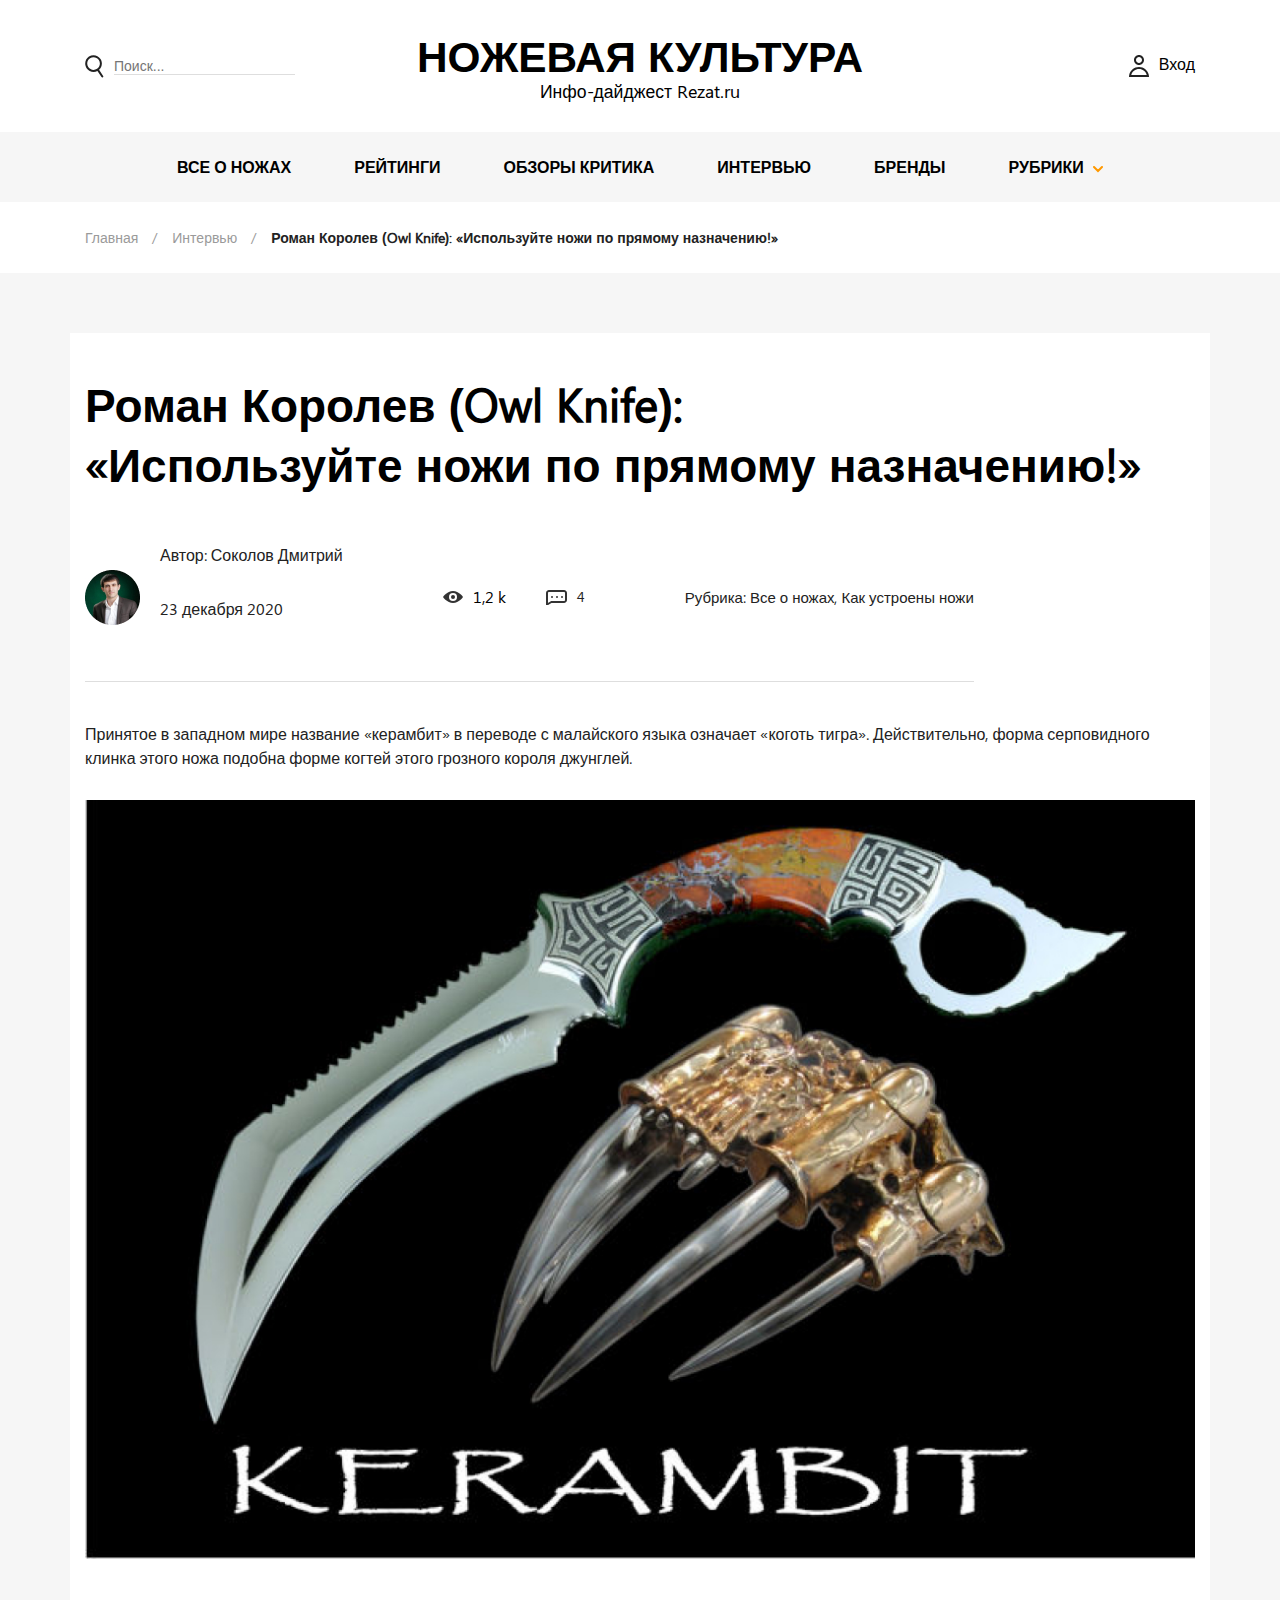
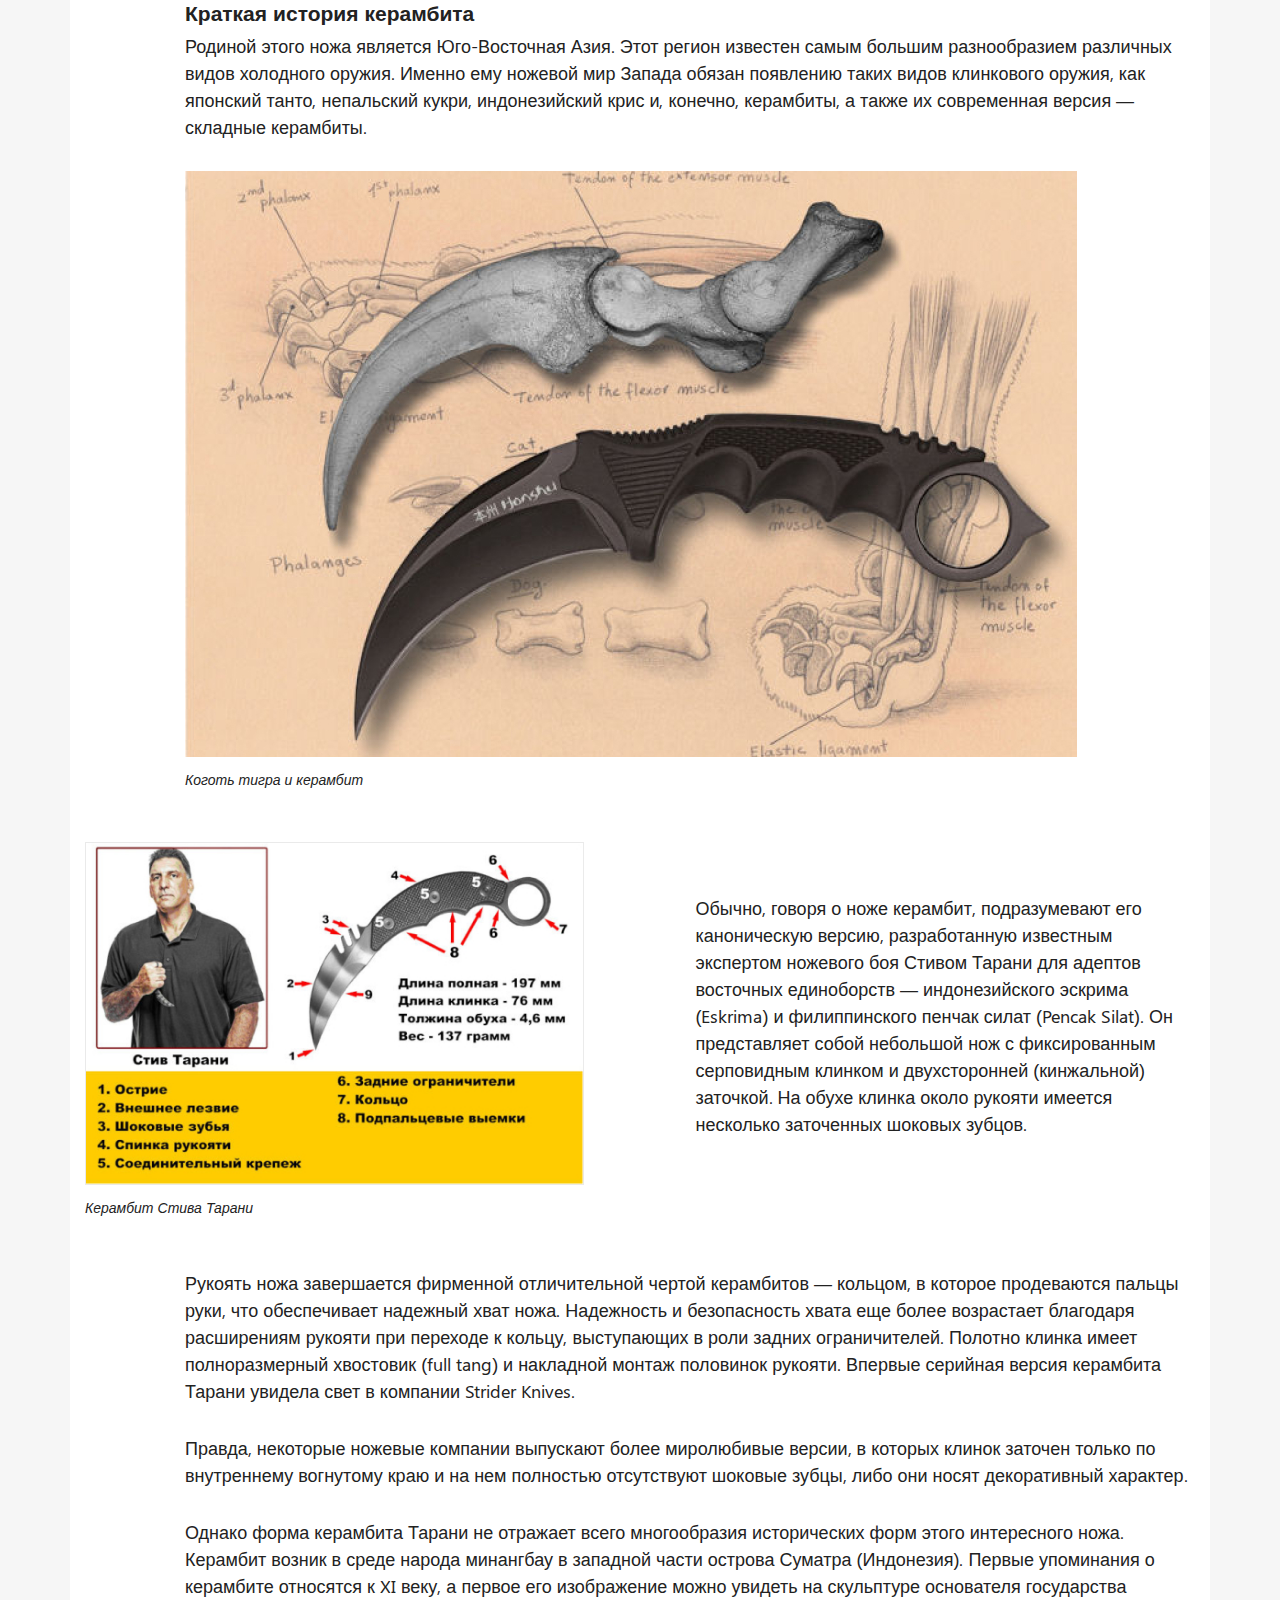
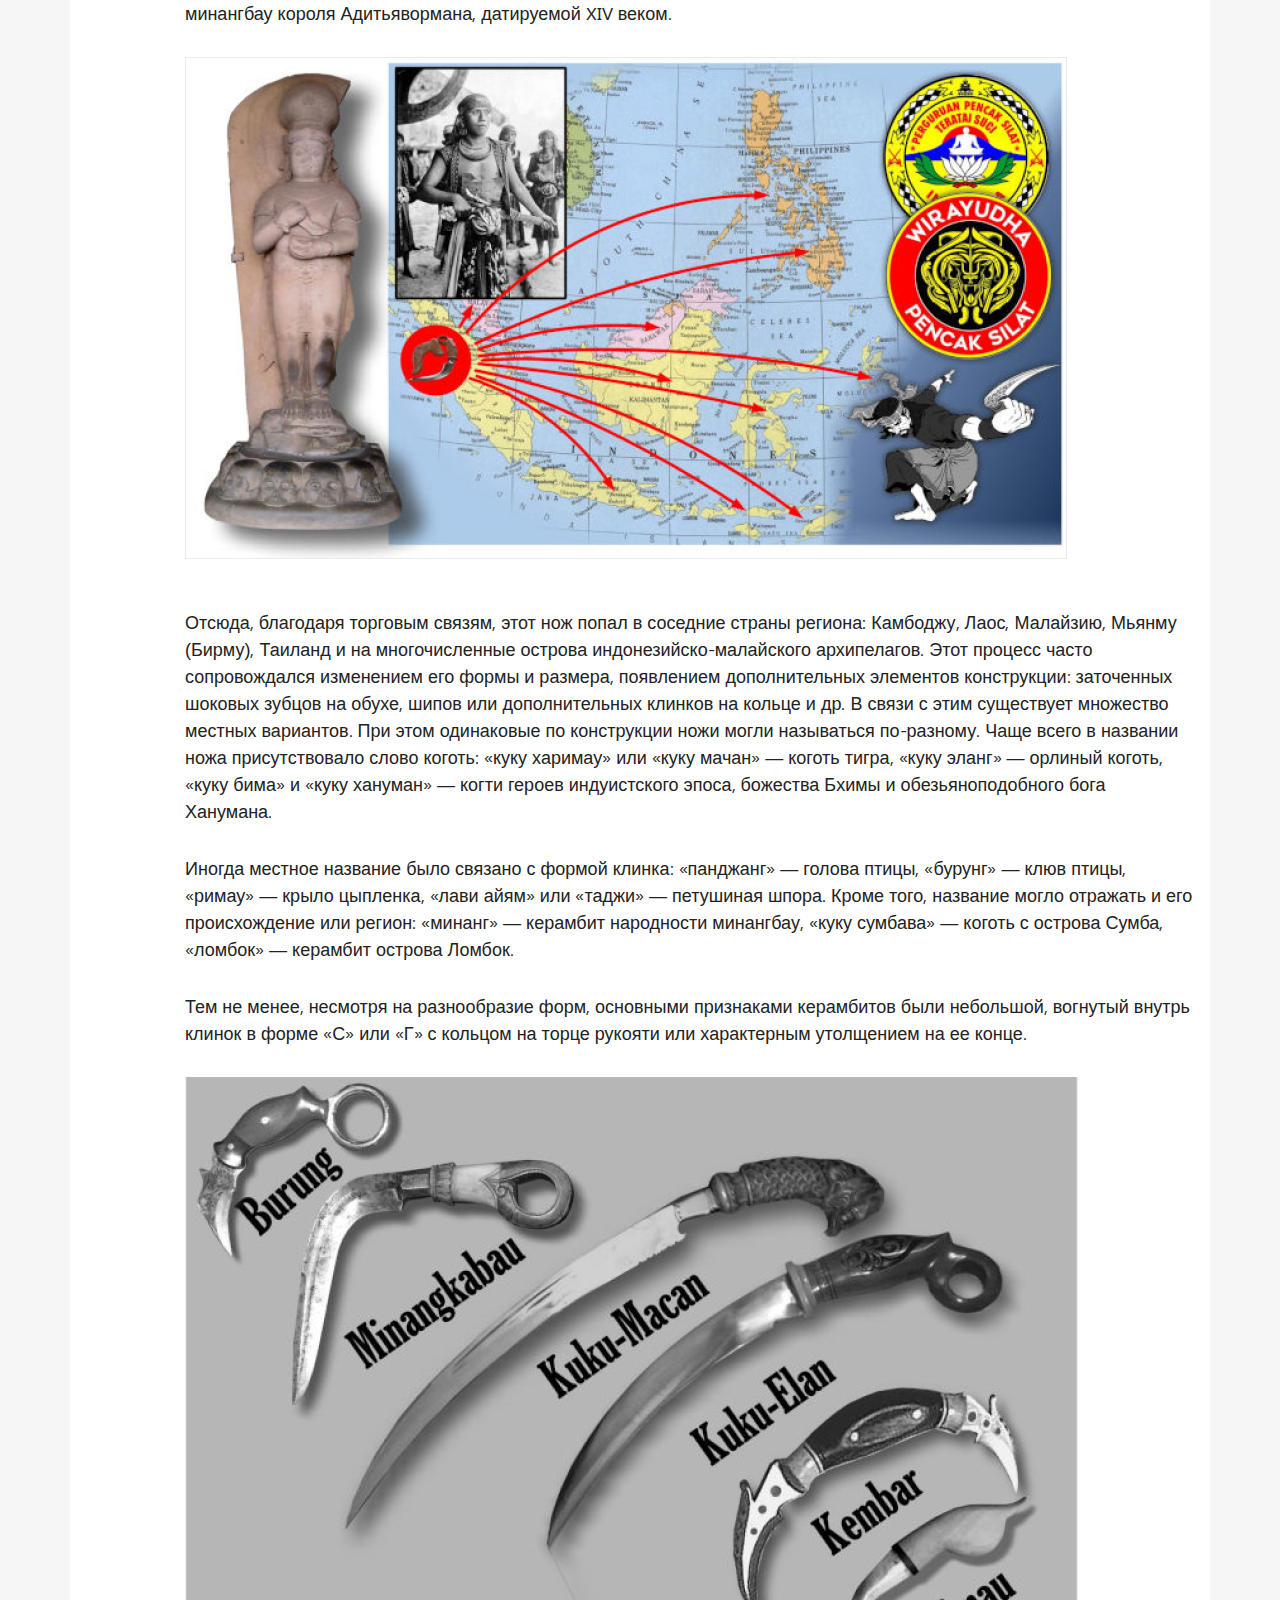
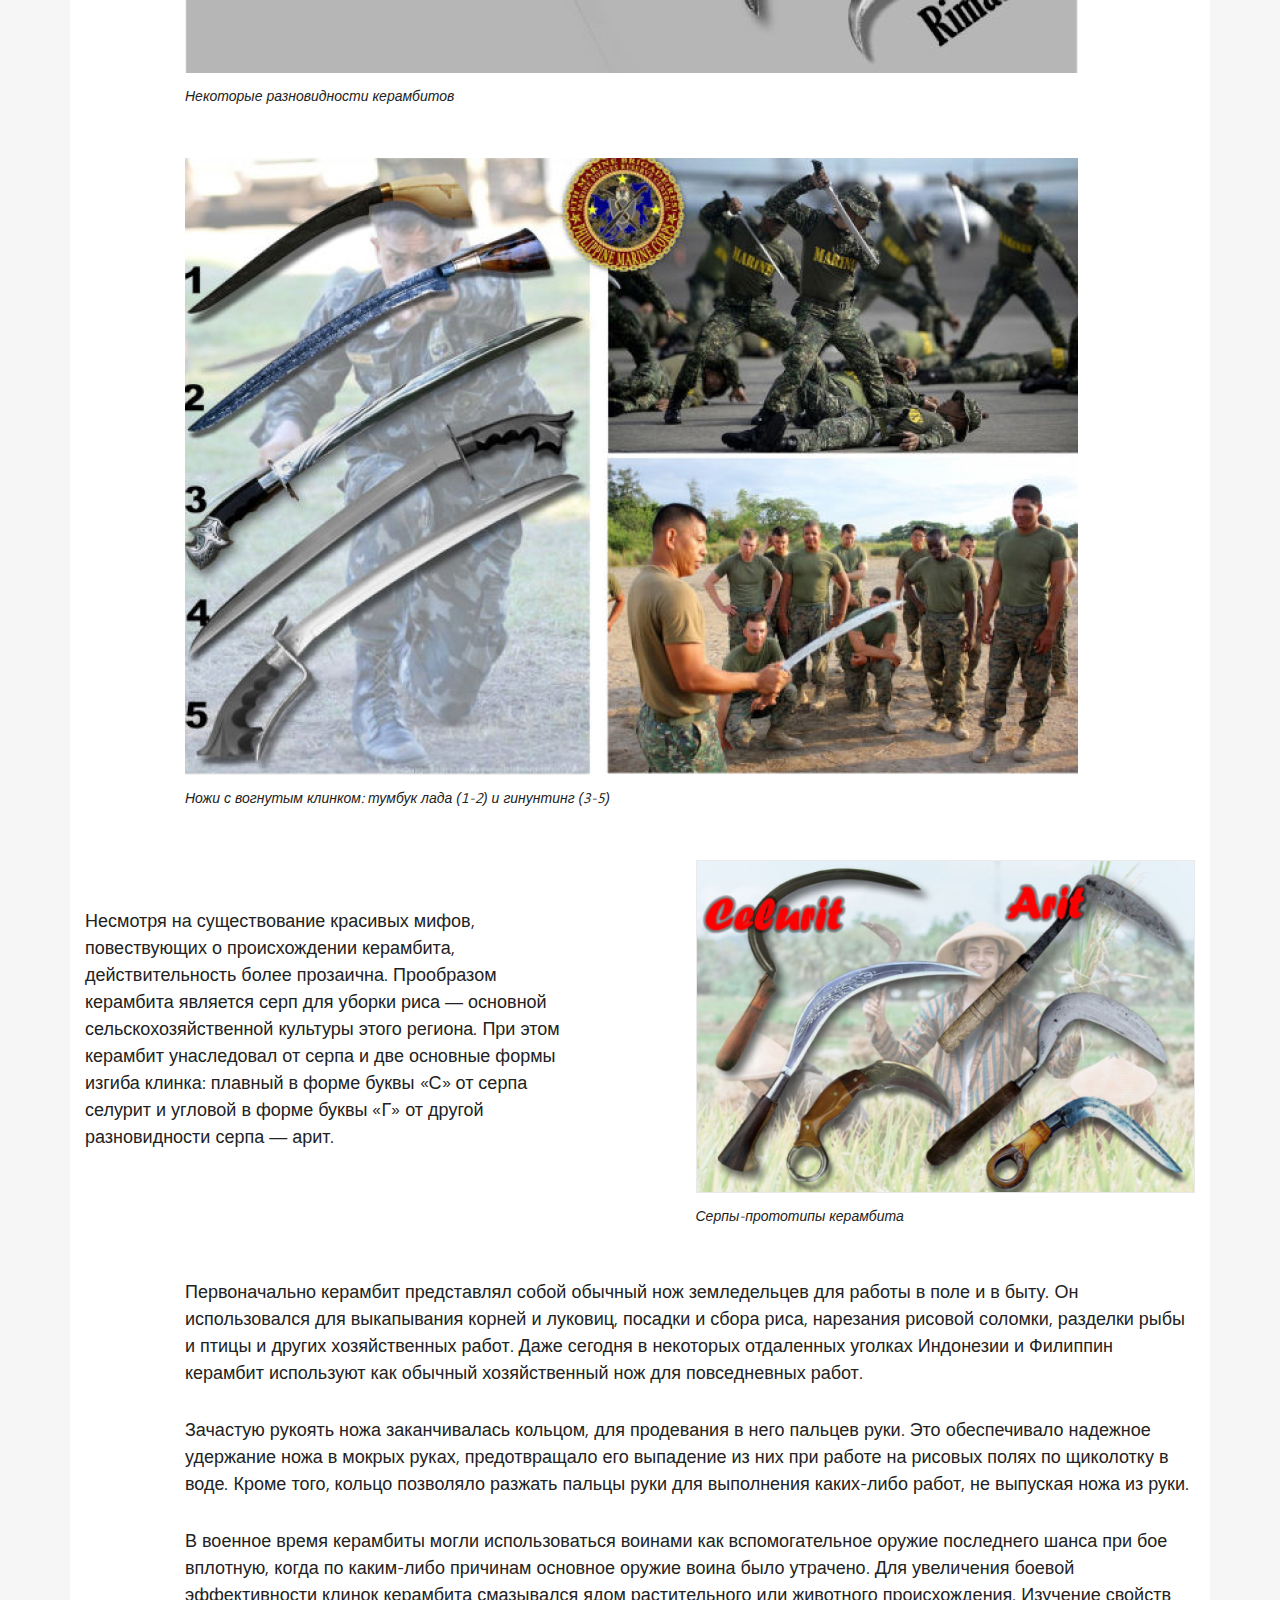
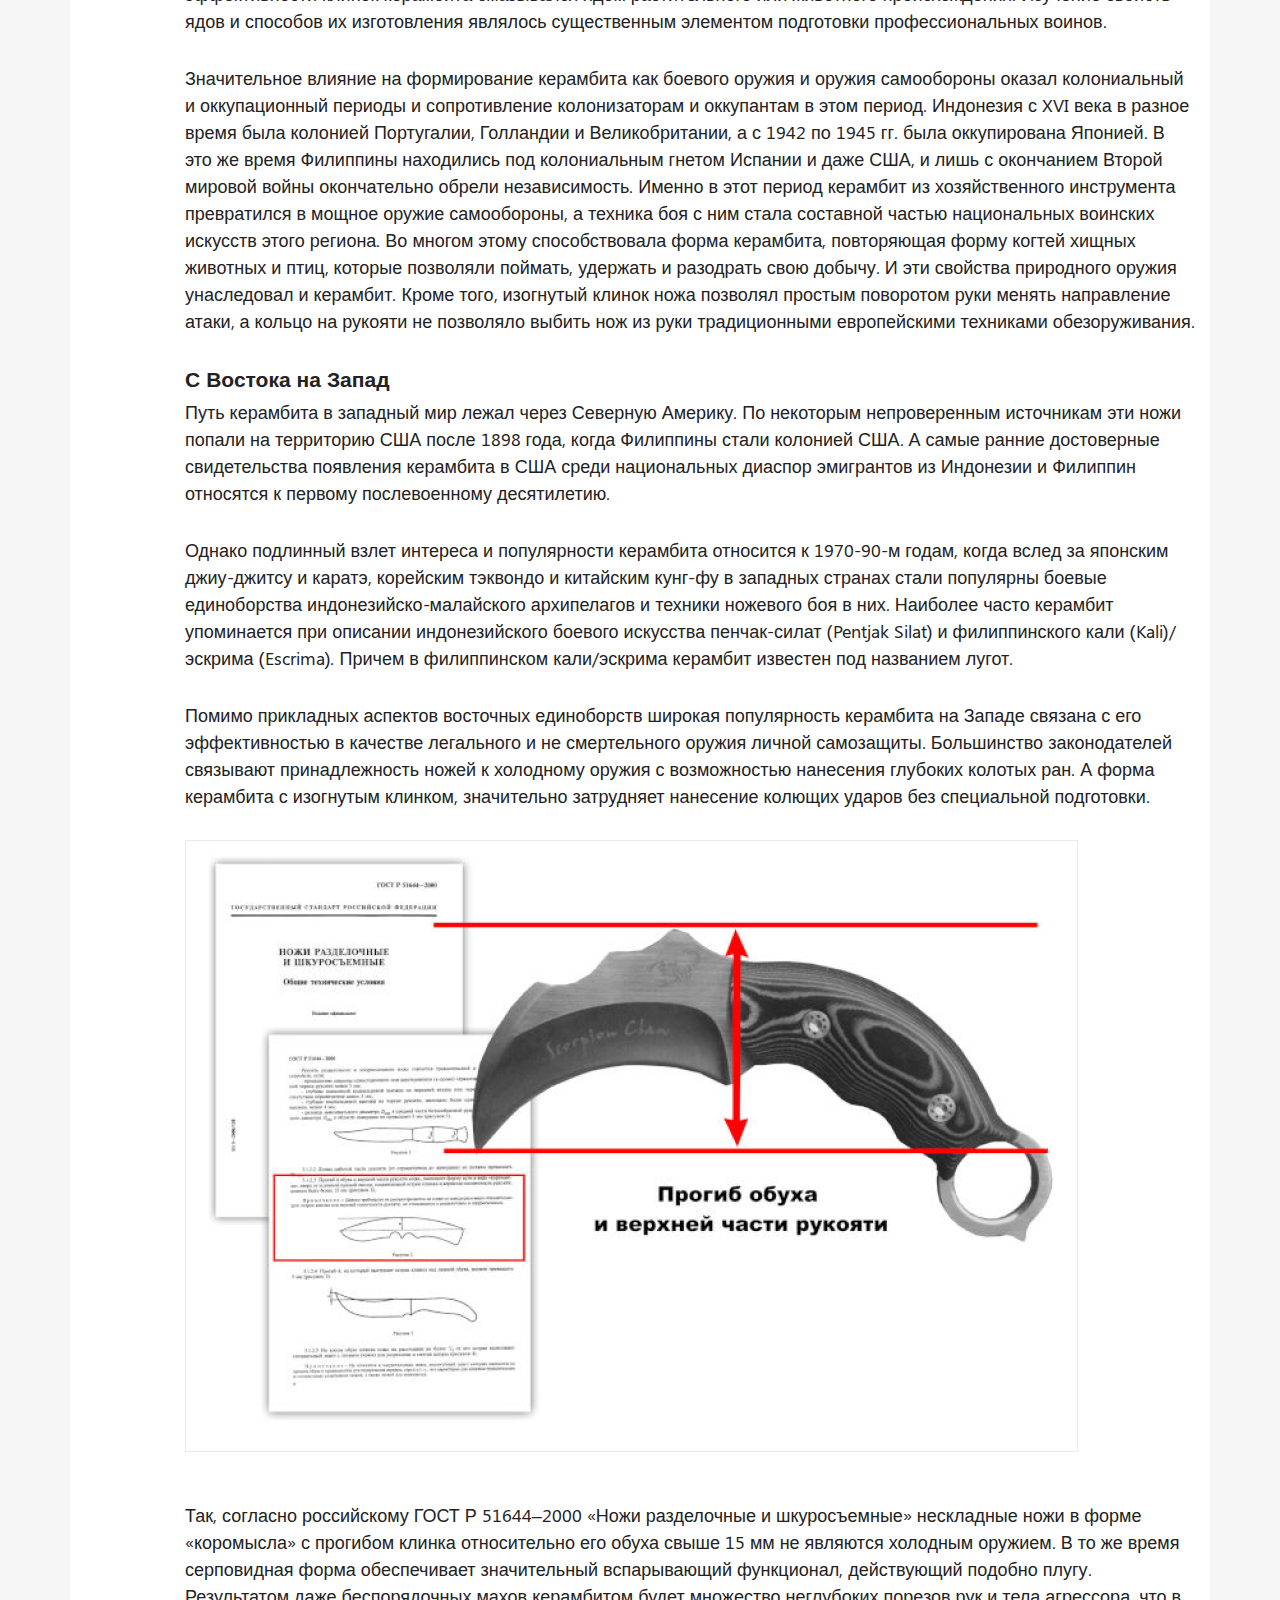
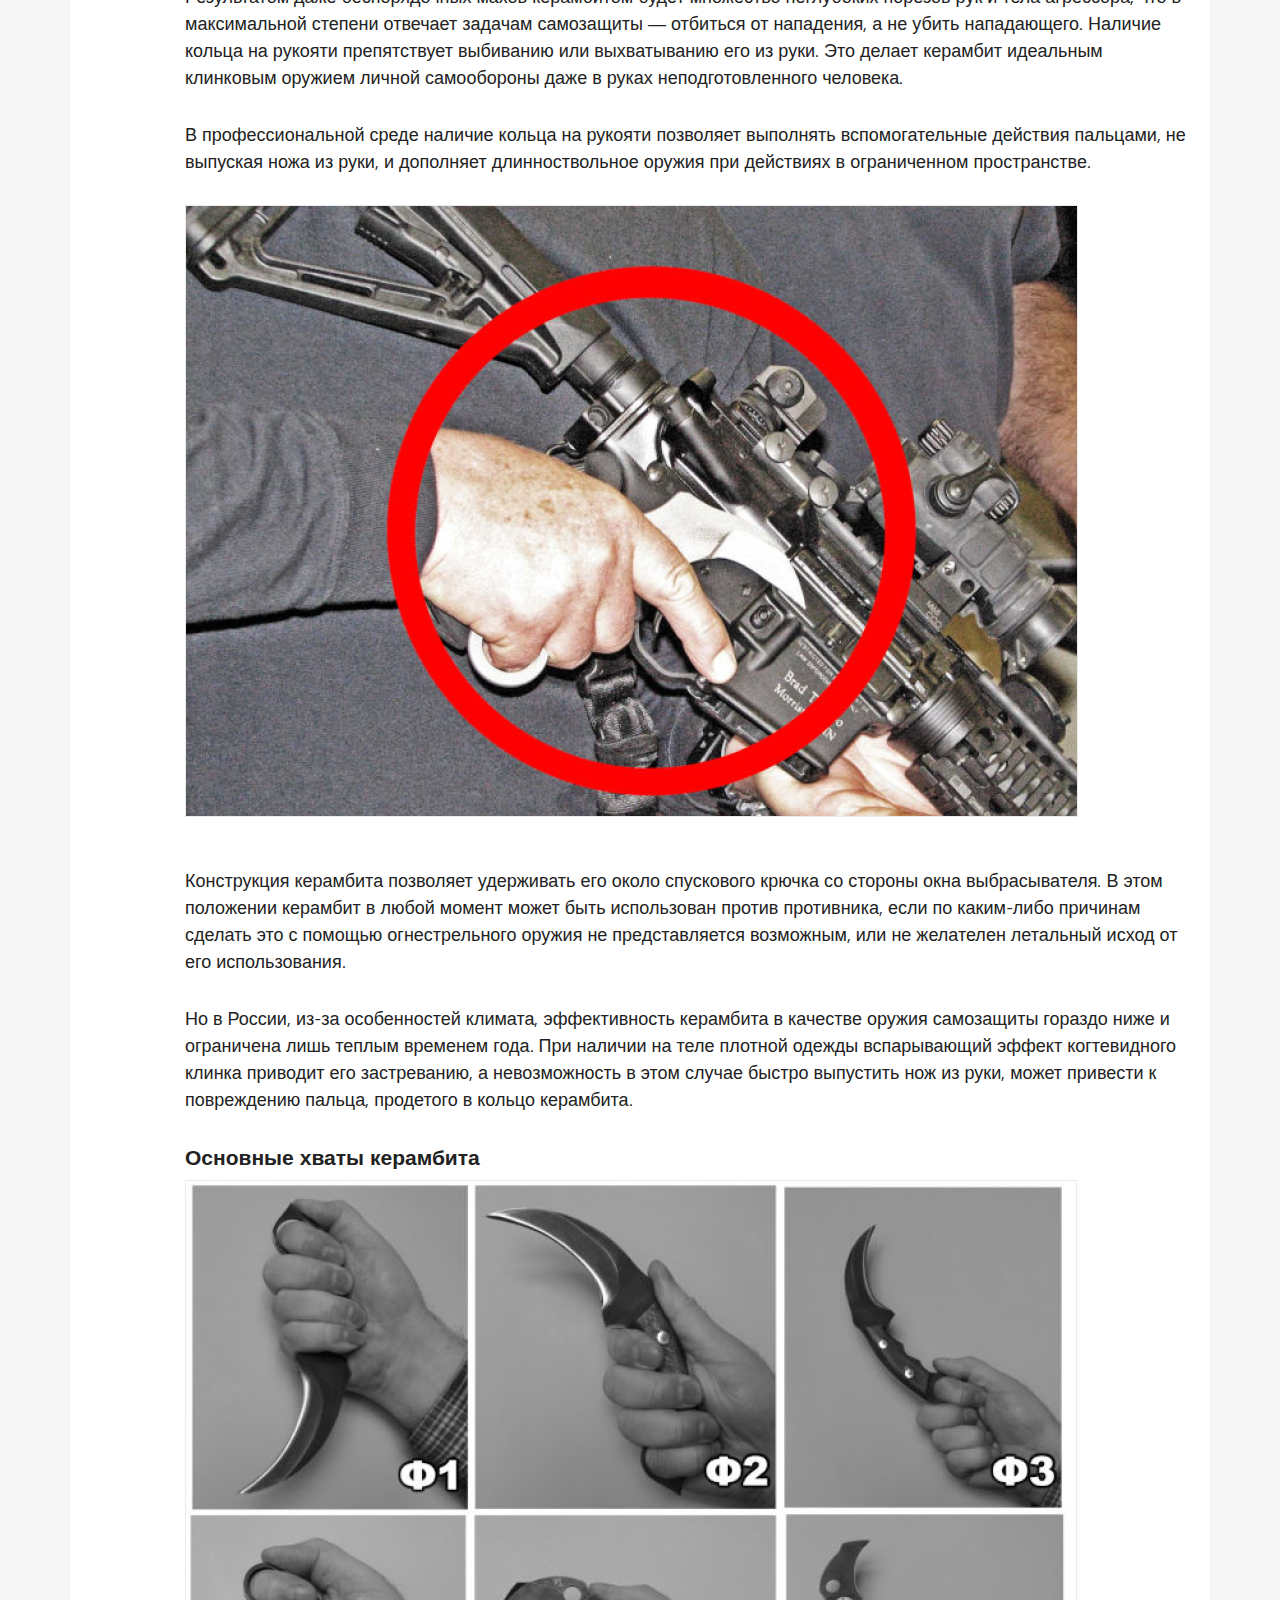
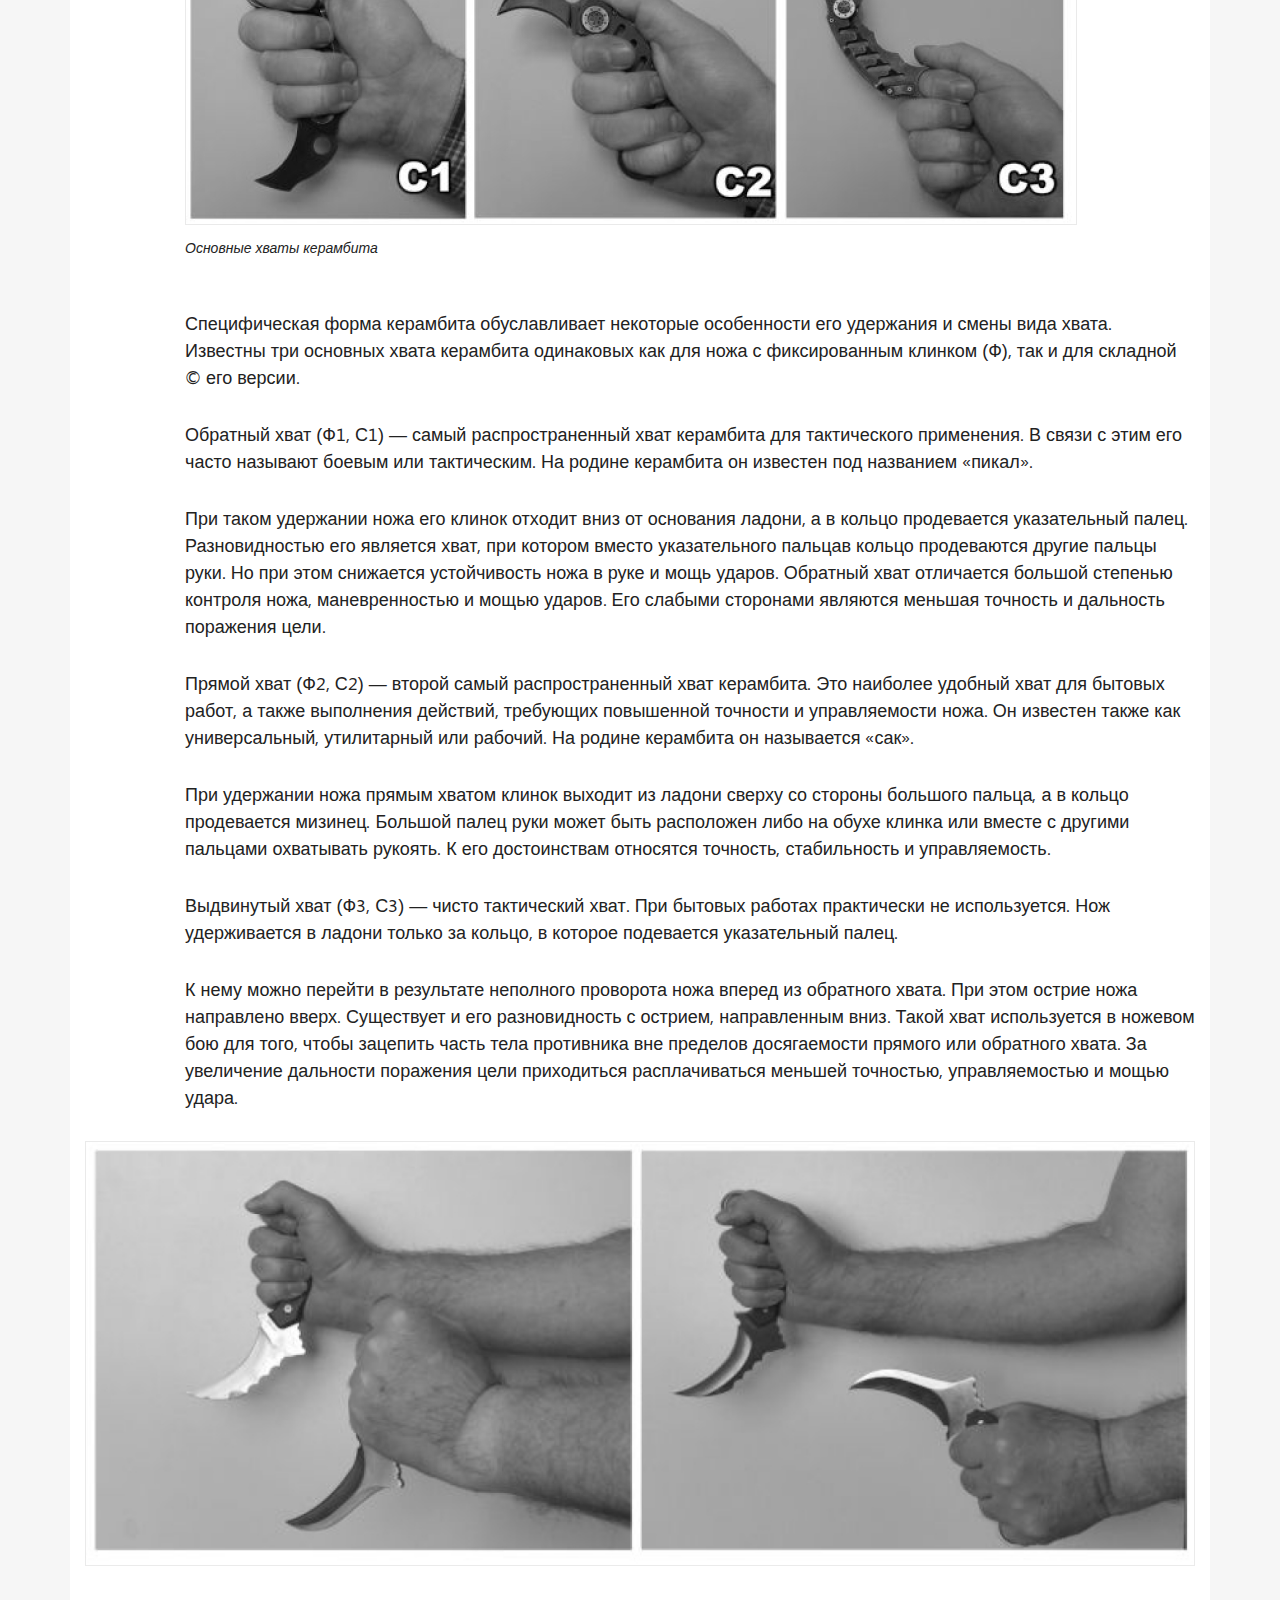
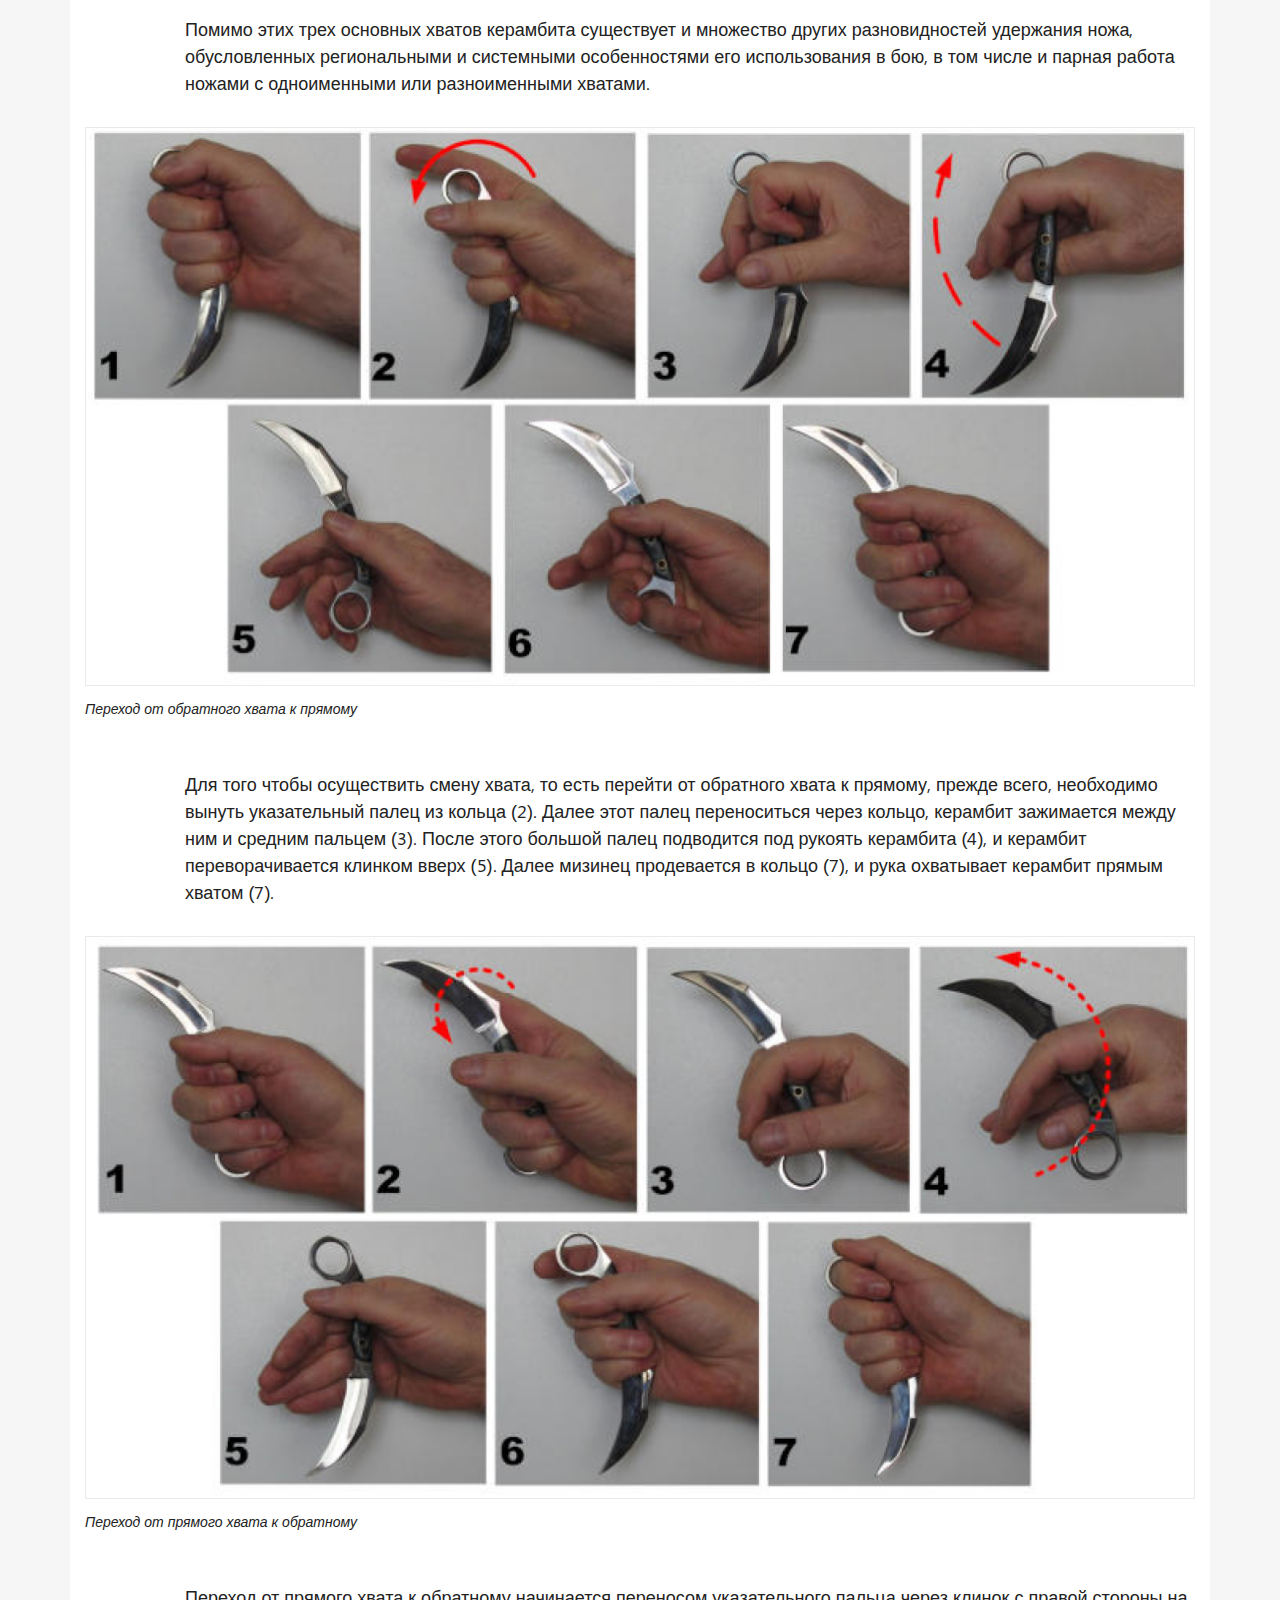
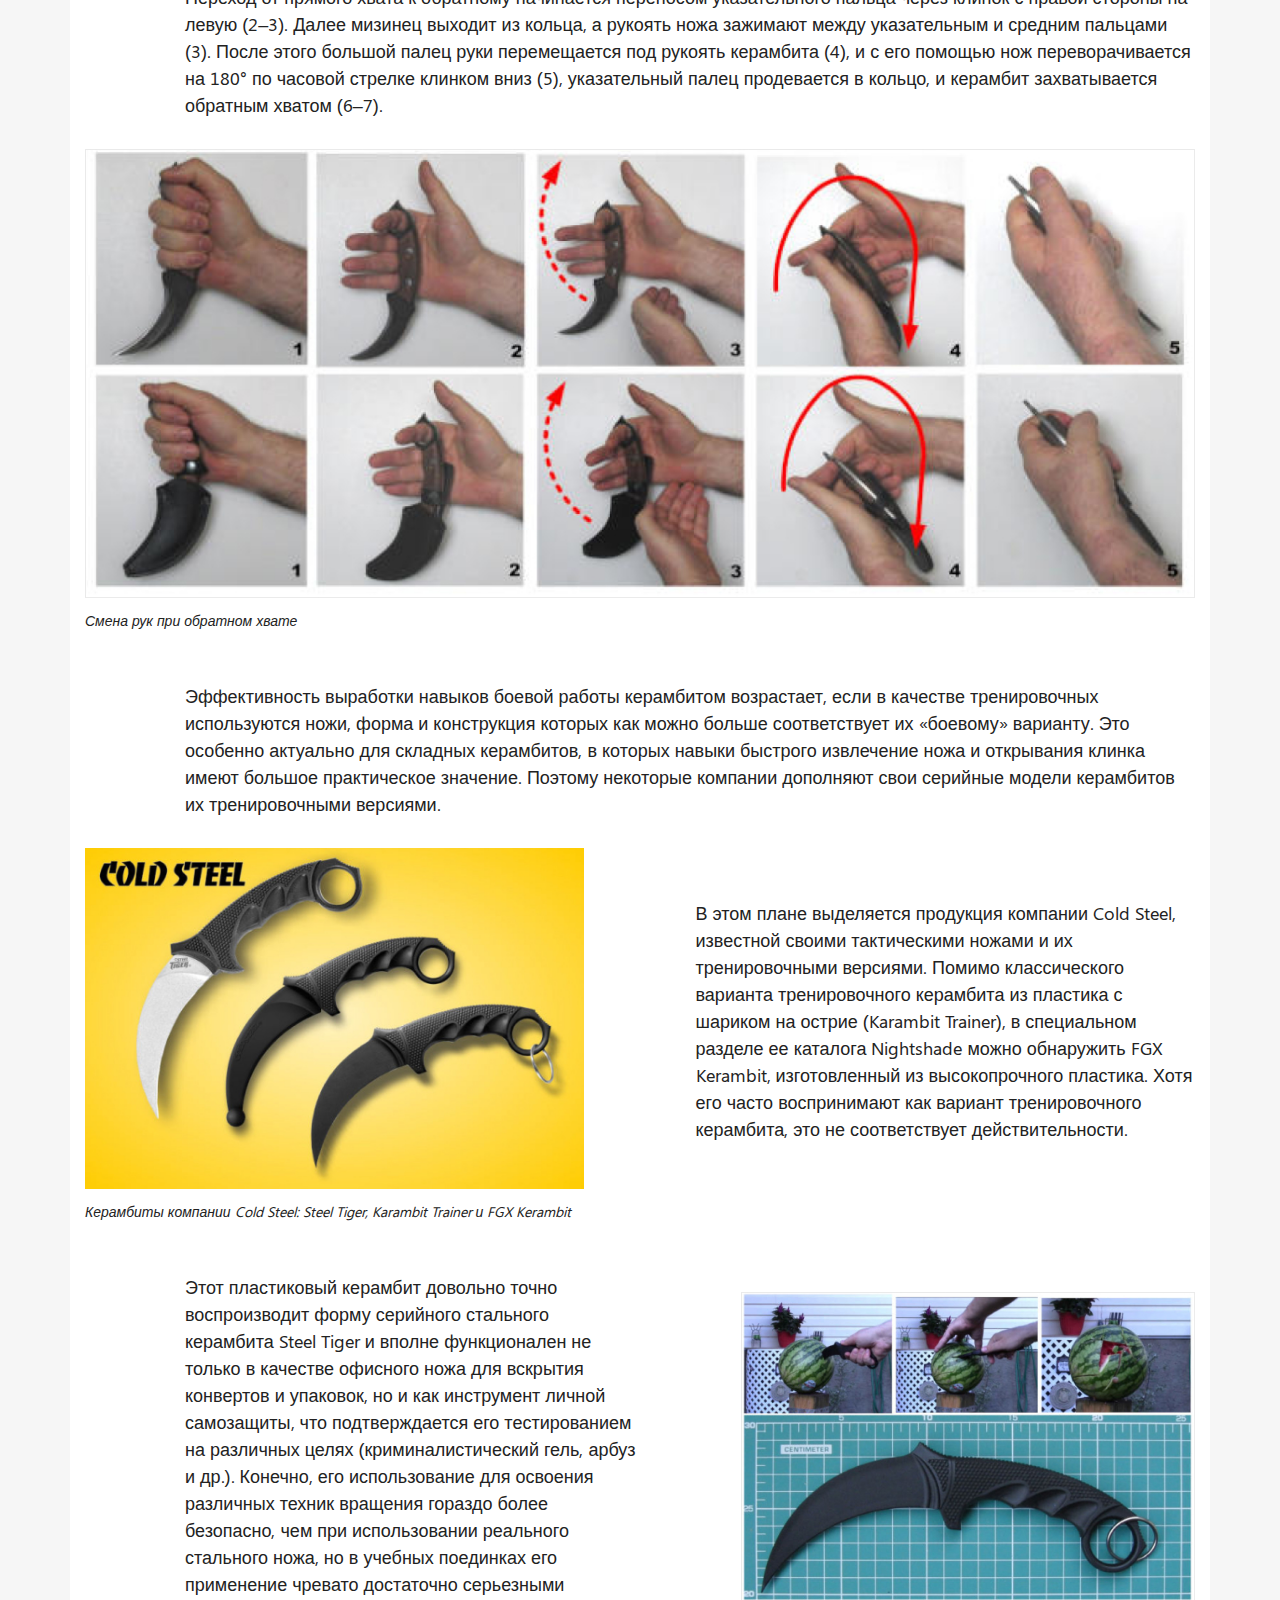
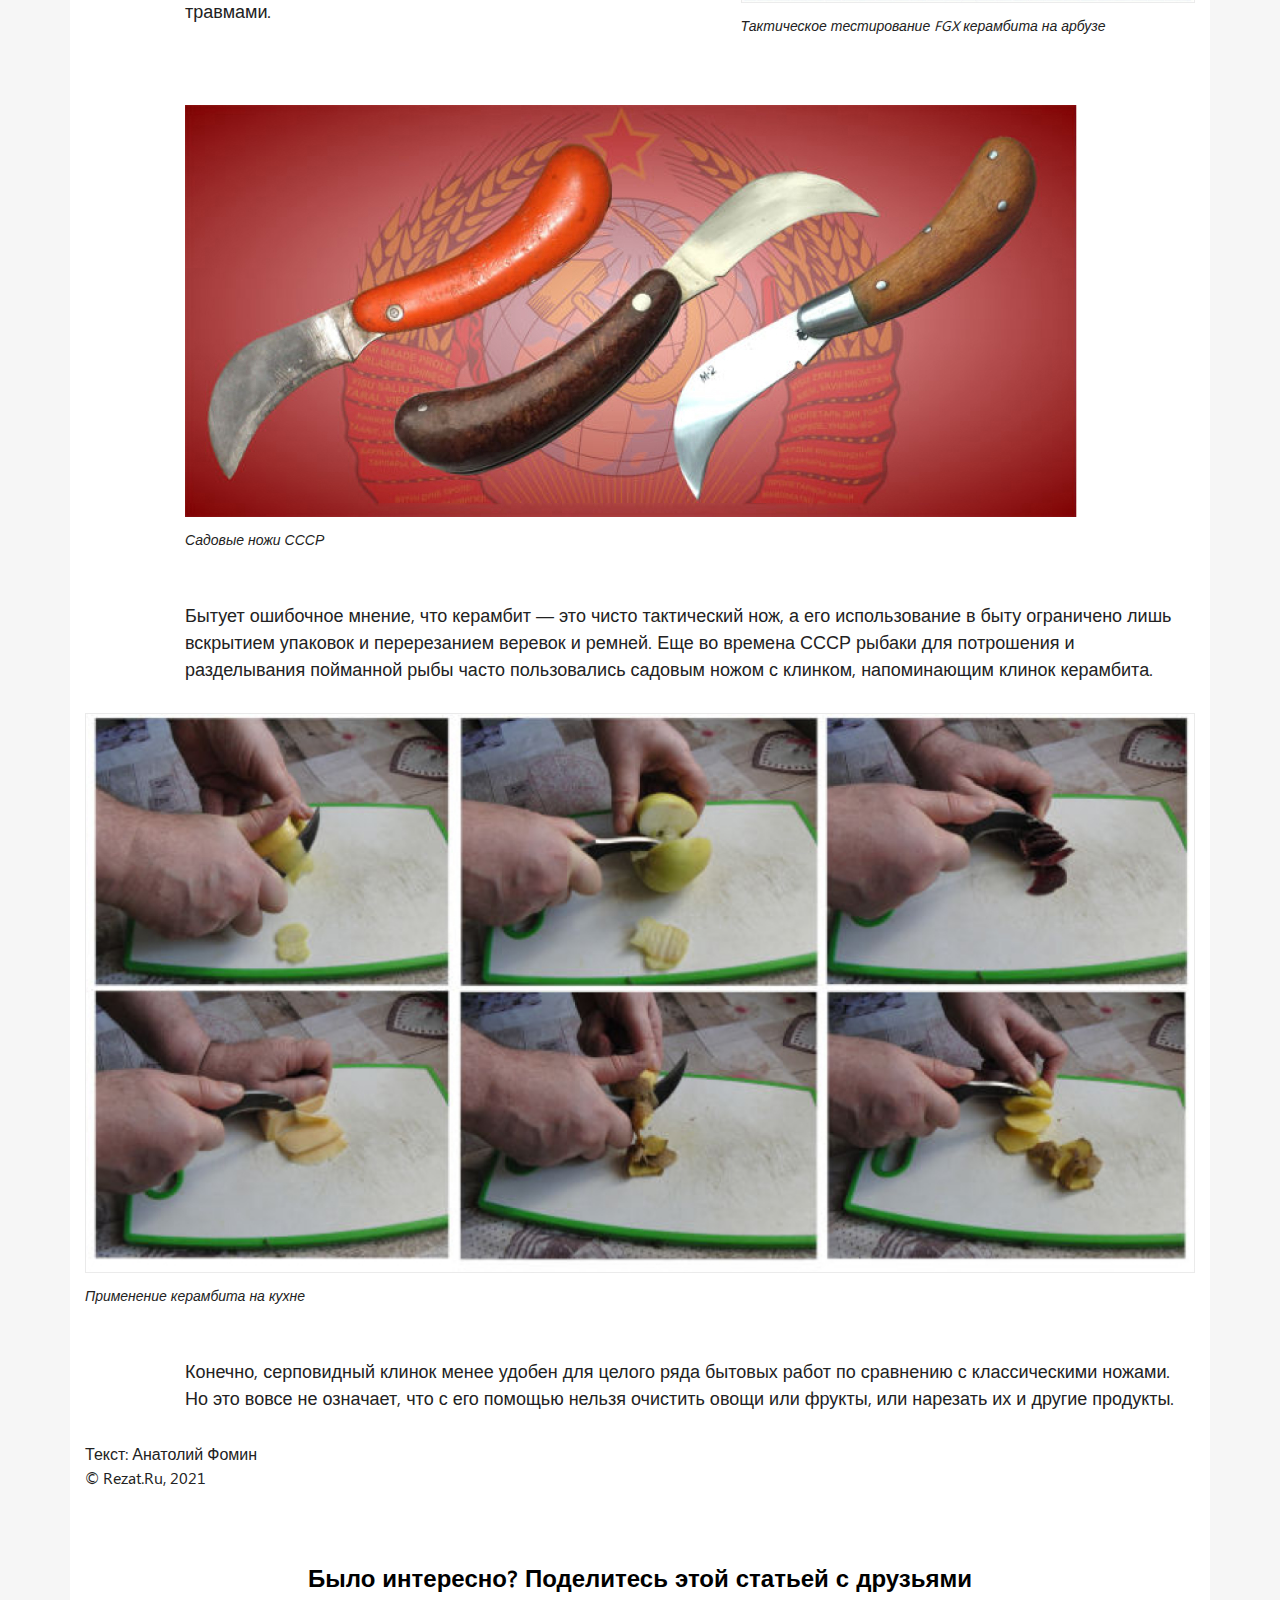
<file: knifes.html>
<!DOCTYPE html>
<html lang="ru">
  <head>
    <meta charset="UTF-8">
    <title></title>
    <meta name="viewport" content="width=device-width, initial-scale=1">
  <link rel="icon" href="favicon.ico"><script defer src="js/app.js"></script><link href="css/app.css" rel="stylesheet"></head>
  <body>
    <a href="#" class="nav-burger desktop-hide"><span></span></a>
    <div class="mobile-menu desktop-hide">
      <a href="#" class="header__login">
        <svg width="20" height="22" viewBox="0 0 20 22" fill="none" xmlns="http://www.w3.org/2000/svg">
        <path fill-rule="evenodd" clip-rule="evenodd" d="M13 5C13 6.65685 11.6569 8 10 8C8.34315 8 7 6.65685 7 5C7 3.34315 8.34315 2 10 2C11.6569 2 13 3.34315 13 5ZM15 5C15 7.76142 12.7614 10 10 10C7.23858 10 5 7.76142 5 5C5 2.23858 7.23858 0 10 0C12.7614 0 15 2.23858 15 5ZM2.25203 20C3.14012 16.5495 6.27232 14 10 14C13.7277 14 16.8599 16.5495 17.748 20H2.25203ZM10 12C14.8379 12 18.8734 15.4355 19.8 20C19.9311 20.6462 20 21.3151 20 22H18H2H0C0 21.3151 0.0688605 20.6462 0.200036 20C1.12658 15.4355 5.16208 12 10 12Z" fill="#222222"/>
        </svg>
        <span>Вход</span>
      </a>
      <ul class="nav-menu">
        <li class="nav-menu__item"><a href="#">все о ножах</a></li>
        <li class="nav-menu__item"><a href="#">рейтинги</a></li>
        <li class="nav-menu__item"><a href="#">обзоры критика</a></li>
        <li class="nav-menu__item"><a href="#">интервью</a></li>
        <li class="nav-menu__item"><a href="#">бренды</a></li>
        <li class="nav-menu__item"><a href="#">рубрики
          <svg width="10" height="7" viewBox="0 0 10 7" fill="none" xmlns="http://www.w3.org/2000/svg">
          <path d="M1 1L5 5L9 1" stroke="#FF9900" stroke-width="2" stroke-linecap="round"/>
          </svg>
        </a></li>
      </ul>
      <ul class="socials">
        <li class="socials__item"><a href="#" class="socials__item">
          <svg width="25" height="15" viewBox="0 0 25 15" fill="none" xmlns="http://www.w3.org/2000/svg">
          <path d="M23.9636 11.7098C23.2192 10.817 22.3433 10.0551 21.5145 9.24598C20.7668 8.51668 20.7197 8.09361 21.3207 7.25188C21.9767 6.3332 22.6822 5.44976 23.3441 4.53523C23.962 3.68054 24.5936 2.82819 24.9188 1.80484C25.125 1.15379 24.9426 0.866216 24.275 0.752223C24.1599 0.732274 24.041 0.731238 23.9239 0.731238L19.9629 0.726575C19.4751 0.719321 19.2054 0.932021 19.0329 1.36442C18.8 1.94889 18.5598 2.53284 18.2823 3.09685C17.6528 4.37564 16.9496 5.61168 15.9639 6.65834C15.7465 6.88918 15.5061 7.1809 15.1429 7.06069C14.6884 6.89488 14.5545 6.14615 14.562 5.89304L14.5581 1.32115C14.47 0.668024 14.3252 0.376824 13.6768 0.249878L9.56215 0.250655C9.01291 0.250655 8.73751 0.462837 8.44424 0.806369C8.27507 1.00482 8.22403 1.13358 8.5717 1.19939C9.25463 1.32892 9.63935 1.7709 9.74143 2.45564C9.90516 3.54971 9.89376 4.64818 9.79946 5.74666C9.77174 6.06739 9.71655 6.38735 9.58935 6.68684C9.39038 7.15758 9.06913 7.25344 8.6471 6.96379C8.26496 6.70161 7.99656 6.33165 7.73386 5.96014C6.74705 4.5658 5.95972 3.06213 5.31773 1.48204C5.13224 1.02555 4.81228 0.748855 4.32859 0.741342C3.14021 0.722429 1.95158 0.71932 0.763208 0.742378C0.0481628 0.75585 -0.165055 1.10301 0.126144 1.75121C1.42048 4.63031 2.86119 7.42935 4.74181 9.97916C5.70738 11.2877 6.81596 12.443 8.24812 13.2616C9.87122 14.1896 11.6184 14.4689 13.4586 14.3829C14.3203 14.3425 14.5791 14.1184 14.619 13.2596C14.646 12.672 14.7125 12.0878 15.0024 11.5598C15.2869 11.0416 15.7177 10.9429 16.2144 11.2652C16.4628 11.4266 16.6722 11.6321 16.8699 11.8486C17.3548 12.3792 17.8225 12.9259 18.3258 13.4386C18.9572 14.0811 19.7052 14.4606 20.6456 14.3832L24.2861 14.3839C24.8727 14.3456 25.1768 13.6264 24.84 12.9717C24.6035 12.5132 24.2931 12.1049 23.9636 11.7098Z" fill="#D7D7D7"/>
          </svg>
        </a></li>
        <li class="socials__item"><a href="#" class="socials__item">
          <svg width="25" height="21" viewBox="0 0 18 14" fill="none" xmlns="http://www.w3.org/2000/svg"><path d="M7.62611 4.28736C7.29478 4.09609 6.87012 4.32729 6.87012 4.70209V9.21002C6.87012 9.58675 7.29545 9.81473 7.62611 9.62539L11.5388 7.37465C11.8641 7.18725 11.8634 6.73259 11.5394 6.54454L7.62611 4.28736Z" fill="#D7D7D7"></path><mask id="path-2-outside-1" maskUnits="userSpaceOnUse" x="0" y="0" width="18" height="14" fill="black"><rect fill="white" width="18" height="14"></rect><path d="M14.2693 1.3338C11.1673 0.888734 6.834 0.888734 3.73067 1.3338C2.48933 1.51157 1.51133 2.45323 1.298 3.67571C0.900667 5.94484 0.900667 7.96792 1.298 10.2364C1.51133 11.4595 2.48933 12.4005 3.73067 12.5783C5.28533 12.8012 7.14667 12.9126 9.00733 12.9126C10.8647 12.9126 12.7213 12.8018 14.27 12.579C15.51 12.4012 16.4873 11.4602 16.702 10.2371C17.0993 7.96792 17.0993 5.94419 16.702 3.67507C16.4887 2.45323 15.5107 1.51157 14.2693 1.3338ZM15.716 10.076C15.574 10.885 14.934 11.5072 14.1227 11.6231C11.1107 12.0553 6.89733 12.0553 3.87733 11.6225C3.06533 11.5059 2.42467 10.8844 2.28333 10.0754C1.90067 7.88934 1.90067 6.02342 2.28333 3.83609C2.42533 3.02711 3.06533 2.40621 3.878 2.28898C5.386 2.07321 7.19333 1.96501 8.99933 1.96501C10.8067 1.96501 12.614 2.07321 14.122 2.28898C14.934 2.40556 15.5747 3.02711 15.716 3.83609C16.0987 6.02342 16.0987 7.88934 15.716 10.076Z"></path></mask><path d="M14.2693 1.3338C11.1673 0.888734 6.834 0.888734 3.73067 1.3338C2.48933 1.51157 1.51133 2.45323 1.298 3.67571C0.900667 5.94484 0.900667 7.96792 1.298 10.2364C1.51133 11.4595 2.48933 12.4005 3.73067 12.5783C5.28533 12.8012 7.14667 12.9126 9.00733 12.9126C10.8647 12.9126 12.7213 12.8018 14.27 12.579C15.51 12.4012 16.4873 11.4602 16.702 10.2371C17.0993 7.96792 17.0993 5.94419 16.702 3.67507C16.4887 2.45323 15.5107 1.51157 14.2693 1.3338ZM15.716 10.076C15.574 10.885 14.934 11.5072 14.1227 11.6231C11.1107 12.0553 6.89733 12.0553 3.87733 11.6225C3.06533 11.5059 2.42467 10.8844 2.28333 10.0754C1.90067 7.88934 1.90067 6.02342 2.28333 3.83609C2.42533 3.02711 3.06533 2.40621 3.878 2.28898C5.386 2.07321 7.19333 1.96501 8.99933 1.96501C10.8067 1.96501 12.614 2.07321 14.122 2.28898C14.934 2.40556 15.5747 3.02711 15.716 3.83609C16.0987 6.02342 16.0987 7.88934 15.716 10.076Z" fill="#D7D7D7"></path><path d="M14.2693 1.3338C11.1673 0.888734 6.834 0.888734 3.73067 1.3338C2.48933 1.51157 1.51133 2.45323 1.298 3.67571C0.900667 5.94484 0.900667 7.96792 1.298 10.2364C1.51133 11.4595 2.48933 12.4005 3.73067 12.5783C5.28533 12.8012 7.14667 12.9126 9.00733 12.9126C10.8647 12.9126 12.7213 12.8018 14.27 12.579C15.51 12.4012 16.4873 11.4602 16.702 10.2371C17.0993 7.96792 17.0993 5.94419 16.702 3.67507C16.4887 2.45323 15.5107 1.51157 14.2693 1.3338ZM15.716 10.076C15.574 10.885 14.934 11.5072 14.1227 11.6231C11.1107 12.0553 6.89733 12.0553 3.87733 11.6225C3.06533 11.5059 2.42467 10.8844 2.28333 10.0754C1.90067 7.88934 1.90067 6.02342 2.28333 3.83609C2.42533 3.02711 3.06533 2.40621 3.878 2.28898C5.386 2.07321 7.19333 1.96501 8.99933 1.96501C10.8067 1.96501 12.614 2.07321 14.122 2.28898C14.934 2.40556 15.5747 3.02711 15.716 3.83609C16.0987 6.02342 16.0987 7.88934 15.716 10.076Z" stroke="#D7D7D7" stroke-width="0.6" mask="url(#path-2-outside-1)"></path></svg>
        </a></li>
        <li class="socials__item"><a href="#" class="socials__item">
          <svg width="25" height="25" viewBox="0 0 25 25" fill="none" xmlns="http://www.w3.org/2000/svg">
          <path d="M12.4999 6.03931C9.0484 6.03931 6.25 8.74291 6.25 12.0775C6.25 15.4121 9.0484 18.1157 12.4999 18.1157C15.9514 18.1157 18.7498 15.4121 18.7498 12.0775C18.7498 8.74291 15.9514 6.03931 12.4999 6.03931ZM12.4999 15.8514C10.3468 15.8514 8.59372 14.1577 8.59372 12.0775C8.59372 9.99583 10.3468 8.30363 12.4999 8.30363C14.653 8.30363 16.4061 9.99583 16.4061 12.0775C16.4061 14.1577 14.653 15.8514 12.4999 15.8514Z" fill="#D7D7D7"/>
          <path d="M19.2156 6.3917C19.6756 6.3917 20.0485 6.031 20.0485 5.58605C20.0485 5.1411 19.6756 4.7804 19.2156 4.7804C18.7557 4.7804 18.3828 5.1411 18.3828 5.58605C18.3828 6.031 18.7557 6.3917 19.2156 6.3917Z" fill="#D7D7D7"/>
          <path d="M17.1872 0H7.81239C3.49839 0 0 3.37977 0 7.54751V16.6045C0 20.7722 3.49839 24.152 7.81239 24.152H17.1872C21.5012 24.152 24.9996 20.7722 24.9996 16.6045V7.54751C24.9996 3.37977 21.5012 0 17.1872 0ZM22.6559 16.6045C22.6559 19.5179 20.2028 21.8878 17.1872 21.8878H7.81239C4.7968 21.8878 2.34372 19.5179 2.34372 16.6045V7.54751C2.34372 4.63417 4.7968 2.26425 7.81239 2.26425H17.1872C20.2028 2.26425 22.6559 4.63417 22.6559 7.54751V16.6045Z" fill="#D7D7D7"/>
          </svg>
        </a></li>
        <li class="socials__item"><a href="#" class="socials__item">
          <svg width="13" height="25" viewBox="0 0 13 25" fill="none" xmlns="http://www.w3.org/2000/svg">
          <path d="M10.2186 4.15098H12.5009V0.176039C12.1071 0.121873 10.753 0 9.17591 0C5.88533 0 3.6312 2.06976 3.6312 5.87387V9.37486H0V13.8185H3.6312V24.9996H8.08321V13.8196H11.5675L12.1207 9.3759H8.08217V6.31449C8.08321 5.03013 8.42904 4.15098 10.2186 4.15098Z" fill="#D7D7D7"/>
          </svg>
        </a></li>
      </ul>
    </div>

    <header>
      <div class="container">
        <div class="header">
          <form action="#" class="header__search">
            <input type="text" placeholder="Поиск...">
            <svg width="19" height="23" viewBox="0 0 19 23" fill="none" xmlns="http://www.w3.org/2000/svg">
            <path fill-rule="evenodd" clip-rule="evenodd" d="M12.0428 13.8299C9.12585 15.7602 5.19638 14.9603 3.2661 12.0434C1.33582 9.1264 2.13568 5.19694 5.05264 3.26666C7.9696 1.33639 11.8991 2.13625 13.8293 5.05321C15.7596 7.97016 14.9598 11.8996 12.0428 13.8299ZM12.4298 15.9228C8.68714 17.8988 3.98306 16.7509 1.59822 13.1471C-0.941625 9.30896 0.110825 4.13862 3.94893 1.59878C7.78704 -0.941055 12.9574 0.111397 15.4972 3.9495C17.8184 7.45709 17.1392 12.0773 14.0756 14.7856L18.1678 20.9696C18.4726 21.4302 18.3463 22.0506 17.8857 22.3554C17.4251 22.6602 16.8047 22.5339 16.4999 22.0733L12.4298 15.9228Z" fill="#222222"/>
            </svg>
          </form>
          <div class="header__title">
            <h1>ножевая культура</h1>
            <h2>Инфо-дайджест Rezat.ru</h2>
          </div>
          <a href="#" class="header__login">
            <svg width="20" height="22" viewBox="0 0 20 22" fill="none" xmlns="http://www.w3.org/2000/svg">
            <path fill-rule="evenodd" clip-rule="evenodd" d="M13 5C13 6.65685 11.6569 8 10 8C8.34315 8 7 6.65685 7 5C7 3.34315 8.34315 2 10 2C11.6569 2 13 3.34315 13 5ZM15 5C15 7.76142 12.7614 10 10 10C7.23858 10 5 7.76142 5 5C5 2.23858 7.23858 0 10 0C12.7614 0 15 2.23858 15 5ZM2.25203 20C3.14012 16.5495 6.27232 14 10 14C13.7277 14 16.8599 16.5495 17.748 20H2.25203ZM10 12C14.8379 12 18.8734 15.4355 19.8 20C19.9311 20.6462 20 21.3151 20 22H18H2H0C0 21.3151 0.0688605 20.6462 0.200036 20C1.12658 15.4355 5.16208 12 10 12Z" fill="#222222"/>
            </svg>
            <span>Вход</span>
          </a>
        </div>
      </div>
    </header>
    
    <nav class="light-block mobile-hide">
      <div class="container">
        <ul class="nav-menu">
          <li class="nav-menu__item"><a href="#">все о ножах</a></li>
          <li class="nav-menu__item"><a href="#">рейтинги</a></li>
          <li class="nav-menu__item"><a href="#">обзоры критика</a></li>
          <li class="nav-menu__item"><a href="#">интервью</a></li>
          <li class="nav-menu__item"><a href="#">бренды</a></li>
          <li class="nav-menu__item"><a href="#">рубрики
            <svg width="10" height="7" viewBox="0 0 10 7" fill="none" xmlns="http://www.w3.org/2000/svg">
            <path d="M1 1L5 5L9 1" stroke="#FF9900" stroke-width="2" stroke-linecap="round"/>
            </svg>
          </a></li>
        </ul>
      </div>
    </nav>

    <section>
      <div class="container">
        <ul class="breadcrumbs">
          <li class="breadcrumbs__item">
            <a href="#">Главная</a>
          </li>
          <li class="breadcrumbs__item">
            <a href="#">Интервью</a>
          </li>
          <li class="breadcrumbs__item">
            Роман Королев (Owl Knife): «Используйте ножи по прямому назначению!»
          </li>
        </ul>
      </div>
    </section>

    <section class="content-wrap light-block pt-60 pb-60">
      <div class="container">
        <div class="content">
          <h2 class="content__title">Роман Королев (Owl Knife): <br> «Используйте ножи по прямому назначению!»</h2>
          <div class="content-info">
            <div class="content-info__author">
              <div class="author__img">
                <img src="./images/content/author.jpg" alt="">
              </div>
              <div class="author__text">
                <p class="author__name">Автор: Соколов Дмитрий</p>
                <p class="author__date">23 декабря 2020</p>
              </div>
            </div>
            <div class="content-info__views">
              <svg width="20" height="12" viewBox="0 0 20 12" fill="none" xmlns="http://www.w3.org/2000/svg">
              <path d="M20 6C20 6 16.0751 12 10 12C3.92487 12 0 6 0 6C0 6 3.92487 0 10 0C16.0751 0 20 6 20 6Z" fill="#333333"/>
              <circle cx="10" cy="6" r="4" fill="#FFFDFD"/>
              <circle cx="10" cy="6" r="2" fill="#333333"/>
              </svg>
              <span class="views__count">
                <span>1,2</span>
                k
              </span>
            </div>
            <div class="content-info__comments">
              <svg width="21" height="15" viewBox="0 0 21 15" fill="none" xmlns="http://www.w3.org/2000/svg">
              <path d="M1 14H0V15H1V14ZM2 14V15H2.27698L2.5145 14.8575L2 14ZM5.33333 12V11H5.05635L4.81884 11.1425L5.33333 12ZM2 3C2 2.44772 2.44772 2 3 2V0C1.34315 0 0 1.34315 0 3H2ZM2 9V3H0V9H2ZM0 9V10H2V9H0ZM0 10V14H2V10H0ZM1 15H2V13H1V15ZM2.5145 14.8575L5.84783 12.8575L4.81884 11.1425L1.4855 13.1425L2.5145 14.8575ZM18 11H5.33333V13H18V11ZM19 10C19 10.5523 18.5523 11 18 11V13C19.6569 13 21 11.6569 21 10H19ZM19 3V10H21V3H19ZM18 2C18.5523 2 19 2.44772 19 3H21C21 1.34315 19.6569 0 18 0V2ZM3 2H18V0H3V2Z" fill="#333333"/>
              <circle cx="6" cy="7" r="1" fill="#333333"/>
              <circle cx="11" cy="7" r="1" fill="#333333"/>
              <circle cx="16" cy="7" r="1" fill="#333333"/>
              </svg>
              <span class="comments__count">
                4
              </span>
            </div>
            <div class="content-info__rubric">
              Рубрика: Все о ножах, Как устроены ножи
            </div>
          </div>
          <p>Принятое в западном мире название «керамбит» в переводе с малайского языка означает «коготь тигра». Действительно, форма серповидного клинка этого ножа подобна форме когтей этого грозного короля джунглей.</p>
          <div class="banner">
            <img src="./images/content/article-knifes/1.jpg" alt="">
          </div>

          <div class="interview-text">
            <h3>Краткая история керамбита</h3>
            <p>Родиной этого ножа является Юго-Восточная Азия. Этот регион известен самым большим разнообразием различных видов холодного оружия. Именно ему ножевой мир Запада обязан появлению таких видов клинкового оружия, как японский танто, непальский кукри, индонезийский крис и, конечно, керамбиты, а также их современная версия — складные керамбиты.</p>
          </div>

          <div class="interview-img">
            <img src="./images/content/article-knifes/2.jpg" alt="">
            <span>Коготь тигра и керамбит</span>
          </div>
          <div class="interview-img_double">
            <div class="interview-img">
              <img src="./images/content/article-knifes/3.jpg" alt="">
              <span>Керамбит Стива Тарани</span>
            </div>
            <div class="interview-img">
              <p>Обычно, говоря о ноже керамбит, подразумевают его каноническую версию, разработанную известным экспертом ножевого боя Стивом Тарани для адептов восточных единоборств — индонезийского эскрима (Eskrima) и филиппинского пенчак силат (Pencak Silat). Он представляет собой небольшой нож с фиксированным серповидным клинком и двухсторонней (кинжальной) заточкой. На обухе клинка около рукояти имеется несколько заточенных шоковых зубцов.</p>
            </div>
          </div>
          <div class="interview-text">
           <p>Рукоять ножа завершается фирменной отличительной чертой керамбитов — кольцом, в которое продеваются пальцы руки, что обеспечивает надежный хват ножа. Надежность и безопасность хвата еще более возрастает благодаря расширениям рукояти при переходе к кольцу, выступающих в роли задних ограничителей. Полотно клинка имеет полноразмерный хвостовик (full tang) и накладной монтаж половинок рукояти. Впервые серийная версия керамбита Тарани увидела свет в компании Strider Knives.</p>
           <p>Правда, некоторые ножевые компании выпускают более миролюбивые версии, в которых клинок заточен только по внутреннему вогнутому краю и на нем полностью отсутствуют шоковые зубцы, либо они носят декоративный характер.</p>
           <p>Однако форма керамбита Тарани не отражает всего многообразия исторических форм этого интересного ножа. Керамбит возник в среде народа минангбау в западной части острова Суматра (Индонезия). Первые упоминания о керамбите относятся к XI веку, а первое его изображение можно увидеть на скульптуре основателя государства минангбау короля Адитьявормана, датируемой XIV веком.</p>
          </div>
          <div class="interview-img">
            <img src="./images/content/article-knifes/4.jpg" alt="">
            <span></span>
          </div>
          
          <div class="interview-text">
           <p>Отсюда, благодаря торговым связям, этот нож попал в соседние страны региона: Камбоджу, Лаос, Малайзию, Мьянму (Бирму), Таиланд и на многочисленные острова индонезийско-малайского архипелагов. Этот процесс часто сопровождался изменением его формы и размера, появлением дополнительных элементов конструкции: заточенных шоковых зубцов на обухе, шипов или дополнительных клинков на кольце и др. В связи с этим существует множество местных вариантов. При этом одинаковые по конструкции ножи могли называться по-разному. Чаще всего в названии ножа присутствовало слово коготь: «куку харимау» или «куку мачан» — коготь тигра, «куку эланг» — орлиный коготь, «куку бима» и «куку хануман» — когти героев индуистского эпоса, божества Бхимы и обезьяноподобного бога Ханумана.</p>
           <p>Иногда местное название было связано с формой клинка: «панджанг» — голова птицы, «бурунг» — клюв птицы, «римау» — крыло цыпленка, «лави айям» или «таджи» — петушиная шпора. Кроме того, название могло отражать и его происхождение или регион: «минанг» — керамбит народности минангбау, «куку сумбава» — коготь с острова Сумба, «ломбок» — керамбит острова Ломбок.</p>
           <p>Тем не менее, несмотря на разнообразие форм, основными признаками керамбитов были небольшой, вогнутый внутрь клинок в форме «С» или «Г» с кольцом на торце рукояти или характерным утолщением на ее конце.</p>
          </div>
          <div class="interview-img">
            <img src="./images/content/article-knifes/5.jpg" alt="">
            <span>Некоторые разновидности керамбитов</span>
          </div>
          <div class="interview-img">
            <img src="./images/content/article-knifes/6.jpg" alt="">
            <span>Ножи с вогнутым клинком: тумбук лада (1-2) и гинунтинг (3-5)</span>
          </div>
          
          <div class="interview-img_double">
            <div class="interview-img">
              <p>Несмотря на существование красивых мифов, повествующих о происхождении керамбита, действительность более прозаична. Прообразом керамбита является серп для уборки риса — основной сельскохозяйственной культуры этого региона. При этом керамбит унаследовал от серпа и две основные формы изгиба клинка: плавный в форме буквы «С» от серпа селурит и угловой в форме буквы «Г» от другой разновидности серпа — арит.</p>
            </div>
            <div class="interview-img">
              <img src="./images/content/article-knifes/7.jpg" alt="">
              <span>Серпы-прототипы керамбита</span>
            </div>
          </div>

          <div class="interview-text">
            <p>Первоначально керамбит представлял собой обычный нож земледельцев для работы в поле и в быту. Он использовался для выкапывания корней и луковиц, посадки и сбора риса, нарезания рисовой соломки, разделки рыбы и птицы и других хозяйственных работ. Даже сегодня в некоторых отдаленных уголках Индонезии и Филиппин керамбит используют как обычный хозяйственный нож для повседневных работ.</p>
            <p>Зачастую рукоять ножа заканчивалась кольцом, для продевания в него пальцев руки. Это обеспечивало надежное удержание ножа в мокрых руках, предотвращало его выпадение из них при работе на рисовых полях по щиколотку в воде. Кроме того, кольцо позволяло разжать пальцы руки для выполнения каких-либо работ, не выпуская ножа из руки.</p>
            <p>В военное время керамбиты могли использоваться воинами как вспомогательное оружие последнего шанса при бое вплотную, когда по каким-либо причинам основное оружие воина было утрачено. Для увеличения боевой эффективности клинок керамбита смазывался ядом растительного или животного происхождения. Изучение свойств ядов и способов их изготовления являлось существенным элементом подготовки профессиональных воинов.</p>
            <p>Значительное влияние на формирование керамбита как боевого оружия и оружия самообороны оказал колониальный и оккупационный периоды и сопротивление колонизаторам и оккупантам в этом период. Индонезия с XVI века в разное время была колонией Португалии, Голландии и Великобритании, а с 1942 по 1945 гг. была оккупирована Японией. В это же время Филиппины находились под колониальным гнетом Испании и даже США, и лишь с окончанием Второй мировой войны окончательно обрели независимость. Именно в этот период керамбит из хозяйственного инструмента превратился в мощное оружие самообороны, а техника боя с ним стала составной частью национальных воинских искусств этого региона. Во многом этому способствовала форма керамбита, повторяющая форму когтей хищных животных и птиц, которые позволяли поймать, удержать и разодрать свою добычу. И эти свойства природного оружия унаследовал и керамбит. Кроме того, изогнутый клинок ножа позволял простым поворотом руки менять направление атаки, а кольцо на рукояти не позволяло выбить нож из руки традиционными европейскими техниками обезоруживания.</p>
          </div>

          <div class="interview-text">
            <h3>С Востока на Запад</h3>
            <p>Путь керамбита в западный мир лежал через Северную Америку. По некоторым непроверенным источникам эти ножи попали на территорию США после 1898 года, когда Филиппины стали колонией США. А самые ранние достоверные свидетельства появления керамбита в США среди национальных диаспор эмигрантов из Индонезии и Филиппин относятся к первому послевоенному десятилетию.</p>
            <p>Однако подлинный взлет интереса и популярности керамбита относится к 1970-90-м годам, когда вслед за японским джиу-джитсу и каратэ, корейским тэквондо и китайским кунг-фу в западных странах стали популярны боевые единоборства индонезийско-малайского архипелагов и техники ножевого боя в них. Наиболее часто керамбит упоминается при описании индонезийского боевого искусства пенчак-силат (Pentjak Silat) и филиппинского кали (Kali)/эскрима (Escrima). Причем в филиппинском кали/эскрима керамбит известен под названием лугот.</p>
            <p>Помимо прикладных аспектов восточных единоборств широкая популярность керамбита на Западе связана с его эффективностью в качестве легального и не смертельного оружия личной самозащиты. Большинство законодателей связывают принадлежность ножей к холодному оружия с возможностью нанесения глубоких колотых ран. А форма керамбита с изогнутым клинком, значительно затрудняет нанесение колющих ударов без специальной подготовки.</p>
          </div>
          

          <div class="interview-img">
            <img src="./images/content/article-knifes/8.jpg" alt="">
            <span></span>
          </div>
          <div class="interview-text">
            <p>Так, согласно российскому ГОСТ Р 51644–2000 «Ножи разделочные и шкуросъемные» нескладные ножи в форме «коромысла» с прогибом клинка относительно его обуха свыше 15 мм не являются холодным оружием. В то же время серповидная форма обеспечивает значительный вспарывающий функционал, действующий подобно плугу. Результатом даже беспорядочных махов керамбитом будет множество неглубоких порезов рук и тела агрессора, что в максимальной степени отвечает задачам самозащиты — отбиться от нападения, а не убить нападающего. Наличие кольца на рукояти препятствует выбиванию или выхватыванию его из руки. Это делает керамбит идеальным клинковым оружием личной самообороны даже в руках неподготовленного человека.</p>
            <p>В профессиональной среде наличие кольца на рукояти позволяет выполнять вспомогательные действия пальцами, не выпуская ножа из руки, и дополняет длинноствольное оружия при действиях в ограниченном пространстве.</p>
          </div>

          <div class="interview-img">
            <img src="./images/content/article-knifes/9.jpg" alt="">
            <span></span>
          </div>

          <div class="interview-text">
            <p>Конструкция керамбита позволяет удерживать его около спускового крючка со стороны окна выбрасывателя. В этом положении керамбит в любой момент может быть использован против противника, если по каким-либо причинам сделать это с помощью огнестрельного оружия не представляется возможным, или не желателен летальный исход от его использования.</p>
            <p>Но в России, из-за особенностей климата, эффективность керамбита в качестве оружия самозащиты гораздо ниже и ограничена лишь теплым временем года. При наличии на теле плотной одежды вспарывающий эффект когтевидного клинка приводит его застреванию, а невозможность в этом случае быстро выпустить нож из руки, может привести к повреждению пальца, продетого в кольцо керамбита.</p>
          </div>
          <div class="interview-text">
            <h3>Основные хваты керамбита</h3>
          </div>
          <div class="interview-img">
            <img src="./images/content/article-knifes/10.jpg" alt="">
            <span>Основные хваты керамбита</span>
          </div>
          
          <div class="interview-text">
            <p>Специфическая форма керамбита обуславливает некоторые особенности его удержания и смены вида хвата. Известны три основных хвата керамбита одинаковых как для ножа с фиксированным клинком (Ф), так и для складной © его версии.</p>
          </div>
          <div class="interview-text">
            <p><b>Обратный хват (Ф1, С1)</b> — самый распространенный хват керамбита для тактического применения. В связи с этим его часто называют боевым или тактическим. На родине керамбита он известен под названием «пикал».</p>
            <p>При таком удержании ножа его клинок отходит вниз от основания ладони, а в кольцо продевается указательный палец. Разновидностью его является хват, при котором вместо указательного пальцав кольцо продеваются другие пальцы руки. Но при этом снижается устойчивость ножа в руке и мощь ударов. Обратный хват отличается большой степенью контроля ножа, маневренностью и мощью ударов. Его слабыми сторонами являются меньшая точность и дальность поражения цели.</p>
            <p><b>Прямой хват (Ф2, С2)</b> — второй самый распространенный хват керамбита. Это наиболее удобный хват для бытовых работ, а также выполнения действий, требующих повышенной точности и управляемости ножа. Он известен также как универсальный, утилитарный или рабочий. На родине керамбита он называется «сак».</p>
            <p>
              При удержании ножа прямым хватом клинок выходит из ладони сверху со стороны большого пальца, а в кольцо продевается мизинец. Большой палец руки может быть расположен либо на обухе клинка или вместе с другими пальцами охватывать рукоять. К его достоинствам относятся точность, стабильность и управляемость.
            </p>
            <p><b>Выдвинутый хват (Ф3, С3)</b> — чисто тактический хват. При бытовых работах практически не используется. Нож удерживается в ладони только за кольцо, в которое подевается указательный палец. </p>
            <p>К нему можно перейти в результате неполного проворота ножа вперед из обратного хвата. При этом острие ножа направлено вверх. Существует и его разновидность с острием, направленным вниз. Такой хват используется в ножевом бою для того, чтобы зацепить часть тела противника вне пределов досягаемости прямого или обратного хвата. За увеличение дальности поражения цели приходиться расплачиваться меньшей точностью, управляемостью и мощью удара.</p>
          </div>
          <div class="interview-img interview-img_nopl">
            <img src="./images/content/article-knifes/11.jpg" alt="">
            <span></span>
          </div>
          <div class="interview-text">
            <p>Помимо этих трех основных хватов керамбита существует и множество других разновидностей удержания ножа, обусловленных региональными и системными особенностями его использования в бою, в том числе и парная работа ножами с одноименными или разноименными хватами.</p>
          </div>
          <div class="interview-img interview-img_nopl">
            <img src="./images/content/article-knifes/12.jpg" alt="">
            <span>Переход от обратного хвата к прямому</span>
          </div>
          <div class="interview-text">
            <p>Для того чтобы осуществить смену хвата, то есть перейти от обратного хвата к прямому, прежде всего, необходимо вынуть указательный палец из кольца (2). Далее этот палец переноситься через кольцо, керамбит зажимается между ним и средним пальцем (3). После этого большой палец подводится под рукоять керамбита (4), и керамбит переворачивается клинком вверх (5). Далее мизинец продевается в кольцо (7), и рука охватывает керамбит прямым хватом (7).</p>
          </div>
          <div class="interview-img interview-img_nopl">
            <img src="./images/content/article-knifes/13.jpg" alt="">
            <span>Переход от прямого хвата к обратному</span>
          </div>
          <div class="interview-text">
            <p>Переход от прямого хвата к обратному начинается переносом указательного пальца через клинок с правой стороны на левую (2–3). Далее мизинец выходит из кольца, а рукоять ножа зажимают между указательным и средним пальцами (3). После этого большой палец руки перемещается под рукоять керамбита (4), и с его помощью нож переворачивается на 180° по часовой стрелке клинком вниз (5), указательный палец продевается в кольцо, и керамбит захватывается обратным хватом (6–7).</p>
          </div>
          <div class="interview-img interview-img_nopl">
            <img src="./images/content/article-knifes/14.jpg" alt="">
            <span>Смена рук при обратном хвате</span>
          </div>
          <div class="interview-text">
            <p>Эффективность выработки навыков боевой работы керамбитом возрастает, если в качестве тренировочных используются ножи, форма и конструкция которых как можно больше соответствует их «боевому» варианту. Это особенно актуально для складных керамбитов, в которых навыки быстрого извлечение ножа и открывания клинка имеют большое практическое значение. Поэтому некоторые компании дополняют свои серийные модели керамбитов их тренировочными версиями.</p>
          </div>

          <div class="interview-img_double">
            <div class="interview-img">
              <img src="./images/content/article-knifes/15.jpg" alt="">
              <span>Керамбиты компании Cold Steel: Steel Tiger, Karambit Trainer и FGX Kerambit</span>
            </div>
            <div class="interview-img">
              <p>В этом плане выделяется продукция компании Cold Steel, известной своими тактическими ножами и их тренировочными версиями. Помимо классического варианта тренировочного керамбита из пластика с шариком на острие (Karambit Trainer), в специальном разделе ее каталога Nightshade можно обнаружить FGX Kerambit, изготовленный из высокопрочного пластика. Хотя его часто воспринимают как вариант тренировочного керамбита, это не соответствует действительности.</p>
            </div>
          </div>
          <div class="interview-img_double interview-img_double_pl">
            <div class="interview-img">
              <p>Этот пластиковый керамбит довольно точно воспроизводит форму серийного стального керамбита Steel Tiger и вполне функционален не только в качестве офисного ножа для вскрытия конвертов и упаковок, но и как инструмент личной самозащиты, что подтверждается его тестированием на различных целях (криминалистический гель, арбуз и др.). Конечно, его использование для освоения различных техник вращения гораздо более безопасно, чем при использовании реального стального ножа, но в учебных поединках его применение чревато достаточно серьезными травмами.</p>
            </div>
            <div class="interview-img">
              <img src="./images/content/article-knifes/16.jpg" alt="">
              <span>Тактическое тестирование FGX керамбита на арбузе</span>
            </div>
          </div>

          <div class="interview-img">
            <img src="./images/content/article-knifes/17.jpg" alt="">
            <span>Садовые ножи СССР</span>
          </div>
          <div class="interview-text">
            <p>Бытует ошибочное мнение, что керамбит — это чисто тактический нож, а его использование в быту ограничено лишь вскрытием упаковок и перерезанием веревок и ремней. Еще во времена СССР рыбаки для потрошения и разделывания пойманной рыбы часто пользовались садовым ножом с клинком, напоминающим клинок керамбита.</p>
          </div>
          <div class="interview-img interview-img_nopl">
            <img src="./images/content/article-knifes/18.jpg" alt="">
            <span>Применение керамбита на кухне</span>
          </div>

          <div class="interview-text">
            <p>Конечно, серповидный клинок менее удобен для целого ряда бытовых работ по сравнению с классическими ножами. Но это вовсе не означает, что с его помощью нельзя очистить овощи или фрукты, или нарезать их и другие продукты.</p>
          </div>

          <p>
            Текст: Анатолий Фомин
            <br>
            © Rezat.Ru, 2021
          </p>


          <div class="socials-btns-wrap">
            <h2>Было интересно? Поделитесь этой статьей с друзьями</h2>
            <div class="socials-btns">
              <a href="#" class="btn btn_transparent socials-btns__item socials-btns__item_vk">
                <svg width="25" height="15" viewBox="0 0 25 15" fill="none" xmlns="http://www.w3.org/2000/svg">
                <path d="M23.9636 11.7098C23.2192 10.817 22.3433 10.0551 21.5145 9.24598C20.7668 8.51668 20.7197 8.09361 21.3207 7.25188C21.9767 6.3332 22.6822 5.44976 23.3441 4.53523C23.962 3.68054 24.5936 2.82819 24.9188 1.80484C25.125 1.15379 24.9426 0.866216 24.275 0.752223C24.1599 0.732274 24.041 0.731238 23.9239 0.731238L19.9629 0.726575C19.4751 0.719321 19.2054 0.932021 19.0329 1.36442C18.8 1.94889 18.5598 2.53284 18.2823 3.09685C17.6528 4.37564 16.9496 5.61168 15.9639 6.65834C15.7465 6.88918 15.5061 7.1809 15.1429 7.06069C14.6884 6.89488 14.5545 6.14615 14.562 5.89304L14.5581 1.32115C14.47 0.668024 14.3252 0.376824 13.6768 0.249878L9.56215 0.250655C9.01291 0.250655 8.73751 0.462837 8.44424 0.806369C8.27507 1.00482 8.22403 1.13358 8.5717 1.19939C9.25463 1.32892 9.63935 1.7709 9.74143 2.45564C9.90516 3.54971 9.89376 4.64818 9.79946 5.74666C9.77174 6.06739 9.71655 6.38735 9.58935 6.68684C9.39038 7.15758 9.06913 7.25344 8.6471 6.96379C8.26496 6.70161 7.99656 6.33165 7.73386 5.96014C6.74705 4.5658 5.95972 3.06213 5.31773 1.48204C5.13224 1.02555 4.81228 0.748855 4.32859 0.741342C3.14021 0.722429 1.95158 0.71932 0.763208 0.742378C0.0481628 0.75585 -0.165055 1.10301 0.126144 1.75121C1.42048 4.63031 2.86119 7.42935 4.74181 9.97916C5.70738 11.2877 6.81596 12.443 8.24812 13.2616C9.87122 14.1896 11.6184 14.4689 13.4586 14.3829C14.3203 14.3425 14.5791 14.1184 14.619 13.2596C14.646 12.672 14.7125 12.0878 15.0024 11.5598C15.2869 11.0416 15.7177 10.9429 16.2144 11.2652C16.4628 11.4266 16.6722 11.6321 16.8699 11.8486C17.3548 12.3792 17.8225 12.9259 18.3258 13.4386C18.9572 14.0811 19.7052 14.4606 20.6456 14.3832L24.2861 14.3839C24.8727 14.3456 25.1768 13.6264 24.84 12.9717C24.6035 12.5132 24.2931 12.1049 23.9636 11.7098Z" fill="#222222"/>
                </svg>
                Вконтакте
              </a>
              <a href="#" class="btn btn_transparent socials-btns__item socials-btns__item_yt">
                <svg width="25" height="21" viewBox="0 0 18 14" fill="none" xmlns="http://www.w3.org/2000/svg"><path d="M7.62611 4.28736C7.29478 4.09609 6.87012 4.32729 6.87012 4.70209V9.21002C6.87012 9.58675 7.29545 9.81473 7.62611 9.62539L11.5388 7.37465C11.8641 7.18725 11.8634 6.73259 11.5394 6.54454L7.62611 4.28736Z" fill="#222222"></path><mask id="path-2-outside-1" maskUnits="userSpaceOnUse" x="0" y="0" width="18" height="14" fill="black"><rect fill="white" width="18" height="14"></rect><path d="M14.2693 1.3338C11.1673 0.888734 6.834 0.888734 3.73067 1.3338C2.48933 1.51157 1.51133 2.45323 1.298 3.67571C0.900667 5.94484 0.900667 7.96792 1.298 10.2364C1.51133 11.4595 2.48933 12.4005 3.73067 12.5783C5.28533 12.8012 7.14667 12.9126 9.00733 12.9126C10.8647 12.9126 12.7213 12.8018 14.27 12.579C15.51 12.4012 16.4873 11.4602 16.702 10.2371C17.0993 7.96792 17.0993 5.94419 16.702 3.67507C16.4887 2.45323 15.5107 1.51157 14.2693 1.3338ZM15.716 10.076C15.574 10.885 14.934 11.5072 14.1227 11.6231C11.1107 12.0553 6.89733 12.0553 3.87733 11.6225C3.06533 11.5059 2.42467 10.8844 2.28333 10.0754C1.90067 7.88934 1.90067 6.02342 2.28333 3.83609C2.42533 3.02711 3.06533 2.40621 3.878 2.28898C5.386 2.07321 7.19333 1.96501 8.99933 1.96501C10.8067 1.96501 12.614 2.07321 14.122 2.28898C14.934 2.40556 15.5747 3.02711 15.716 3.83609C16.0987 6.02342 16.0987 7.88934 15.716 10.076Z"></path></mask><path d="M14.2693 1.3338C11.1673 0.888734 6.834 0.888734 3.73067 1.3338C2.48933 1.51157 1.51133 2.45323 1.298 3.67571C0.900667 5.94484 0.900667 7.96792 1.298 10.2364C1.51133 11.4595 2.48933 12.4005 3.73067 12.5783C5.28533 12.8012 7.14667 12.9126 9.00733 12.9126C10.8647 12.9126 12.7213 12.8018 14.27 12.579C15.51 12.4012 16.4873 11.4602 16.702 10.2371C17.0993 7.96792 17.0993 5.94419 16.702 3.67507C16.4887 2.45323 15.5107 1.51157 14.2693 1.3338ZM15.716 10.076C15.574 10.885 14.934 11.5072 14.1227 11.6231C11.1107 12.0553 6.89733 12.0553 3.87733 11.6225C3.06533 11.5059 2.42467 10.8844 2.28333 10.0754C1.90067 7.88934 1.90067 6.02342 2.28333 3.83609C2.42533 3.02711 3.06533 2.40621 3.878 2.28898C5.386 2.07321 7.19333 1.96501 8.99933 1.96501C10.8067 1.96501 12.614 2.07321 14.122 2.28898C14.934 2.40556 15.5747 3.02711 15.716 3.83609C16.0987 6.02342 16.0987 7.88934 15.716 10.076Z" fill="#222222"></path><path d="M14.2693 1.3338C11.1673 0.888734 6.834 0.888734 3.73067 1.3338C2.48933 1.51157 1.51133 2.45323 1.298 3.67571C0.900667 5.94484 0.900667 7.96792 1.298 10.2364C1.51133 11.4595 2.48933 12.4005 3.73067 12.5783C5.28533 12.8012 7.14667 12.9126 9.00733 12.9126C10.8647 12.9126 12.7213 12.8018 14.27 12.579C15.51 12.4012 16.4873 11.4602 16.702 10.2371C17.0993 7.96792 17.0993 5.94419 16.702 3.67507C16.4887 2.45323 15.5107 1.51157 14.2693 1.3338ZM15.716 10.076C15.574 10.885 14.934 11.5072 14.1227 11.6231C11.1107 12.0553 6.89733 12.0553 3.87733 11.6225C3.06533 11.5059 2.42467 10.8844 2.28333 10.0754C1.90067 7.88934 1.90067 6.02342 2.28333 3.83609C2.42533 3.02711 3.06533 2.40621 3.878 2.28898C5.386 2.07321 7.19333 1.96501 8.99933 1.96501C10.8067 1.96501 12.614 2.07321 14.122 2.28898C14.934 2.40556 15.5747 3.02711 15.716 3.83609C16.0987 6.02342 16.0987 7.88934 15.716 10.076Z" stroke="#222222" stroke-width="0.6" mask="url(#path-2-outside-1)"></path></svg>
                Youtube
              </a>
              <a href="#" class="btn btn_transparent socials-btns__item socials-btns__item_ig">
                <svg width="25" height="25" viewBox="0 0 25 25" fill="none" xmlns="http://www.w3.org/2000/svg">
                <path d="M12.4999 6.03931C9.0484 6.03931 6.25 8.74291 6.25 12.0775C6.25 15.4121 9.0484 18.1157 12.4999 18.1157C15.9514 18.1157 18.7498 15.4121 18.7498 12.0775C18.7498 8.74291 15.9514 6.03931 12.4999 6.03931ZM12.4999 15.8514C10.3468 15.8514 8.59372 14.1577 8.59372 12.0775C8.59372 9.99583 10.3468 8.30363 12.4999 8.30363C14.653 8.30363 16.4061 9.99583 16.4061 12.0775C16.4061 14.1577 14.653 15.8514 12.4999 15.8514Z" fill="#222222"/>
                <path d="M19.2156 6.3917C19.6756 6.3917 20.0485 6.031 20.0485 5.58605C20.0485 5.1411 19.6756 4.7804 19.2156 4.7804C18.7557 4.7804 18.3828 5.1411 18.3828 5.58605C18.3828 6.031 18.7557 6.3917 19.2156 6.3917Z" fill="#222222"/>
                <path d="M17.1872 0H7.81239C3.49839 0 0 3.37977 0 7.54751V16.6045C0 20.7722 3.49839 24.152 7.81239 24.152H17.1872C21.5012 24.152 24.9996 20.7722 24.9996 16.6045V7.54751C24.9996 3.37977 21.5012 0 17.1872 0ZM22.6559 16.6045C22.6559 19.5179 20.2028 21.8878 17.1872 21.8878H7.81239C4.7968 21.8878 2.34372 19.5179 2.34372 16.6045V7.54751C2.34372 4.63417 4.7968 2.26425 7.81239 2.26425H17.1872C20.2028 2.26425 22.6559 4.63417 22.6559 7.54751V16.6045Z" fill="#222222"/>
                </svg>
                instagram
              </a>
              <a href="#" class="btn btn_transparent socials-btns__item socials-btns__item_fb">
                <svg width="13" height="25" viewBox="0 0 13 25" fill="none" xmlns="http://www.w3.org/2000/svg">
                <path d="M10.2186 4.15098H12.5009V0.176039C12.1071 0.121873 10.753 0 9.17591 0C5.88533 0 3.6312 2.06976 3.6312 5.87387V9.37486H0V13.8185H3.6312V24.9996H8.08321V13.8196H11.5675L12.1207 9.3759H8.08217V6.31449C8.08321 5.03013 8.42904 4.15098 10.2186 4.15098Z" fill="#222222"/>
                </svg>
                facebook
              </a>
            </div>
          </div>
        </div>
      </div>
    </section>

    <section class="pt-60 pb-60">
      <div class="container">
        <form action="#" class="subscribe">
          <div class="subscribe-info">
            <h2 class="subscribe__title">
              Подписка на рассылку
            </h2>
            <p class="subscribe__text">
              Каждую неделю мы собираем в рассылках то, о чем вы хотели узнать, но боялись спросить
            </p>
          </div>
          <div class="subscribe-btns">
            <input class="subscribe__email" type="email" placeholder="Ваш E-mail" required='required'>
            <button class="btn subscribe__submit" type="submit">
              подписаться
              <span class="btn__arrow">
                <svg width="7" height="10" viewBox="0 0 7 10" fill="none" xmlns="http://www.w3.org/2000/svg">
                <path d="M1 9L5 5L1 1" stroke="#DEDEDE" stroke-width="2" stroke-linecap="round"/>
                </svg>
              </span>
            </button>
            <div class="subscribe__confirm">
              <input type="checkbox" name="confirm" id="confirm" required='required' class="custom-checkbox">
              <label for="confirm">
                Я подтверждаю свое согласие с политикой конфиденциальности, политикой обработки персональных данных и получением рекламы.
              </label>
            </div>
          </div>
        </form>
      </div>
    </section>
    <section class="pt-60 pb-60">
      <div class="container">
        <h2 class="section__title">Последние статьи в этом разделе</h2>
        <div class="articles_four">
          <div class="article">
            <img class="article__img" src="./images/content/knife-rating/1.jpg" alt="">
            <div class="article-text">
              <h2 class="article__title">
                <a href="#">ТОП мужских аксессуаров 2020</a>
              </h2>
              <p class="article__date">
                25 декабря 2020
              </p>
              <p class="article__views">
                <svg width="20" height="12" viewBox="0 0 20 12" fill="none" xmlns="http://www.w3.org/2000/svg">
                <path d="M20 6C20 6 16.0751 12 10 12C3.92487 12 0 6 0 6C0 6 3.92487 0 10 0C16.0751 0 20 6 20 6Z" fill="#333333"/>
                <circle cx="10" cy="6" r="4" fill="#FFFDFD"/>
                <circle cx="10" cy="6" r="2" fill="#333333"/>
                </svg>
                <span class="views__count">
                  <span>1,8</span>
                  k
                </span>
              </p>
            </div>
          </div>
          <div class="article">
            <img class="article__img" src="./images/content/knife-rating/2.jpg" alt="">
            <div class="article-text">
              <h2 class="article__title">
                <a href="#">ТОП мужских аксессуаров 2020</a>
              </h2>
              <p class="article__date">
                25 декабря 2020
              </p>
              <p class="article__views">
                <svg width="20" height="12" viewBox="0 0 20 12" fill="none" xmlns="http://www.w3.org/2000/svg">
                <path d="M20 6C20 6 16.0751 12 10 12C3.92487 12 0 6 0 6C0 6 3.92487 0 10 0C16.0751 0 20 6 20 6Z" fill="#333333"/>
                <circle cx="10" cy="6" r="4" fill="#FFFDFD"/>
                <circle cx="10" cy="6" r="2" fill="#333333"/>
                </svg>
                <span class="views__count">
                  <span>1,8</span>
                  k
                </span>
              </p>
            </div>
          </div>
          <div class="article">
            <img class="article__img" src="./images/content/knife-rating/3.jpg" alt="">
            <div class="article-text">
              <h2 class="article__title">
                <a href="#">ТОП мужских аксессуаров 2020</a>
              </h2>
              <p class="article__date">
                25 декабря 2020
              </p>
              <p class="article__views">
                <svg width="20" height="12" viewBox="0 0 20 12" fill="none" xmlns="http://www.w3.org/2000/svg">
                <path d="M20 6C20 6 16.0751 12 10 12C3.92487 12 0 6 0 6C0 6 3.92487 0 10 0C16.0751 0 20 6 20 6Z" fill="#333333"/>
                <circle cx="10" cy="6" r="4" fill="#FFFDFD"/>
                <circle cx="10" cy="6" r="2" fill="#333333"/>
                </svg>
                <span class="views__count">
                  <span>1,8</span>
                  k
                </span>
              </p>
            </div>
          </div>
          <div class="article">
            <img class="article__img" src="./images/content/knife-rating/4.jpg" alt="">
            <div class="article-text">
              <h2 class="article__title">
                <a href="#">ТОП мужских аксессуаров 2020</a>
              </h2>
              <p class="article__date">
                25 декабря 2020
              </p>
              <p class="article__views">
                <svg width="20" height="12" viewBox="0 0 20 12" fill="none" xmlns="http://www.w3.org/2000/svg">
                <path d="M20 6C20 6 16.0751 12 10 12C3.92487 12 0 6 0 6C0 6 3.92487 0 10 0C16.0751 0 20 6 20 6Z" fill="#333333"/>
                <circle cx="10" cy="6" r="4" fill="#FFFDFD"/>
                <circle cx="10" cy="6" r="2" fill="#333333"/>
                </svg>
                <span class="views__count">
                  <span>1,8</span>
                  k
                </span>
              </p>
            </div>
          </div>
        </div>
        <div class="section__btn">
          <a href="#" class="btn">
            Все статьи
            <span class="btn__arrow">
              <svg width="7" height="10" viewBox="0 0 7 10" fill="none" xmlns="http://www.w3.org/2000/svg">
              <path d="M1 9L5 5L1 1" stroke="#DEDEDE" stroke-width="2" stroke-linecap="round"/>
              </svg>
            </span>
          </a>
        </div>
      </div>
    </section>
    <footer class="footer-wrap pb-60">
      <div class="container">
        <div class="footer-top">
          <div class="footer__title mobile-hide">
            <h2>ножевая культура</h2>
            <p>Инфо-дайджест Rezat.ru</p>
          </div>
          <div class="footer__nav">
            <ul class="nav-menu">
              <li class="nav-menu__item"><a href="#">все о ножах</a></li>
              <li class="nav-menu__item"><a href="#">рейтинги</a></li>
              <li class="nav-menu__item"><a href="#">обзоры критика</a></li>
              <li class="nav-menu__item"><a href="#">интервью</a></li>
              <li class="nav-menu__item"><a href="#">бренды</a></li>
              <li class="nav-menu__item"><a href="#">рубрики
                <svg width="10" height="7" viewBox="0 0 10 7" fill="none" xmlns="http://www.w3.org/2000/svg">
                <path d="M1 1L5 5L9 1" stroke="#E5E5E5" stroke-width="2" stroke-linecap="round"/>
                </svg>
              </a></li>
            </ul>
            <div class="footer__rules">
              <a href="#">Правила использования сайта</a>
              <a href="#">Пользовательское соглашение</a>
            </div>
          </div>
        </div>
        <div class="footer-bottom">
          <p>© 2021 Центральный ножевой магазин Rezat.Ru</p>
          <p>Копирование материалов без разрешения владельца сайта и указания ссылки на источник информации запрещено</p>
        </div>
      </div>
    </footer>
  </body>
</html>
</file>
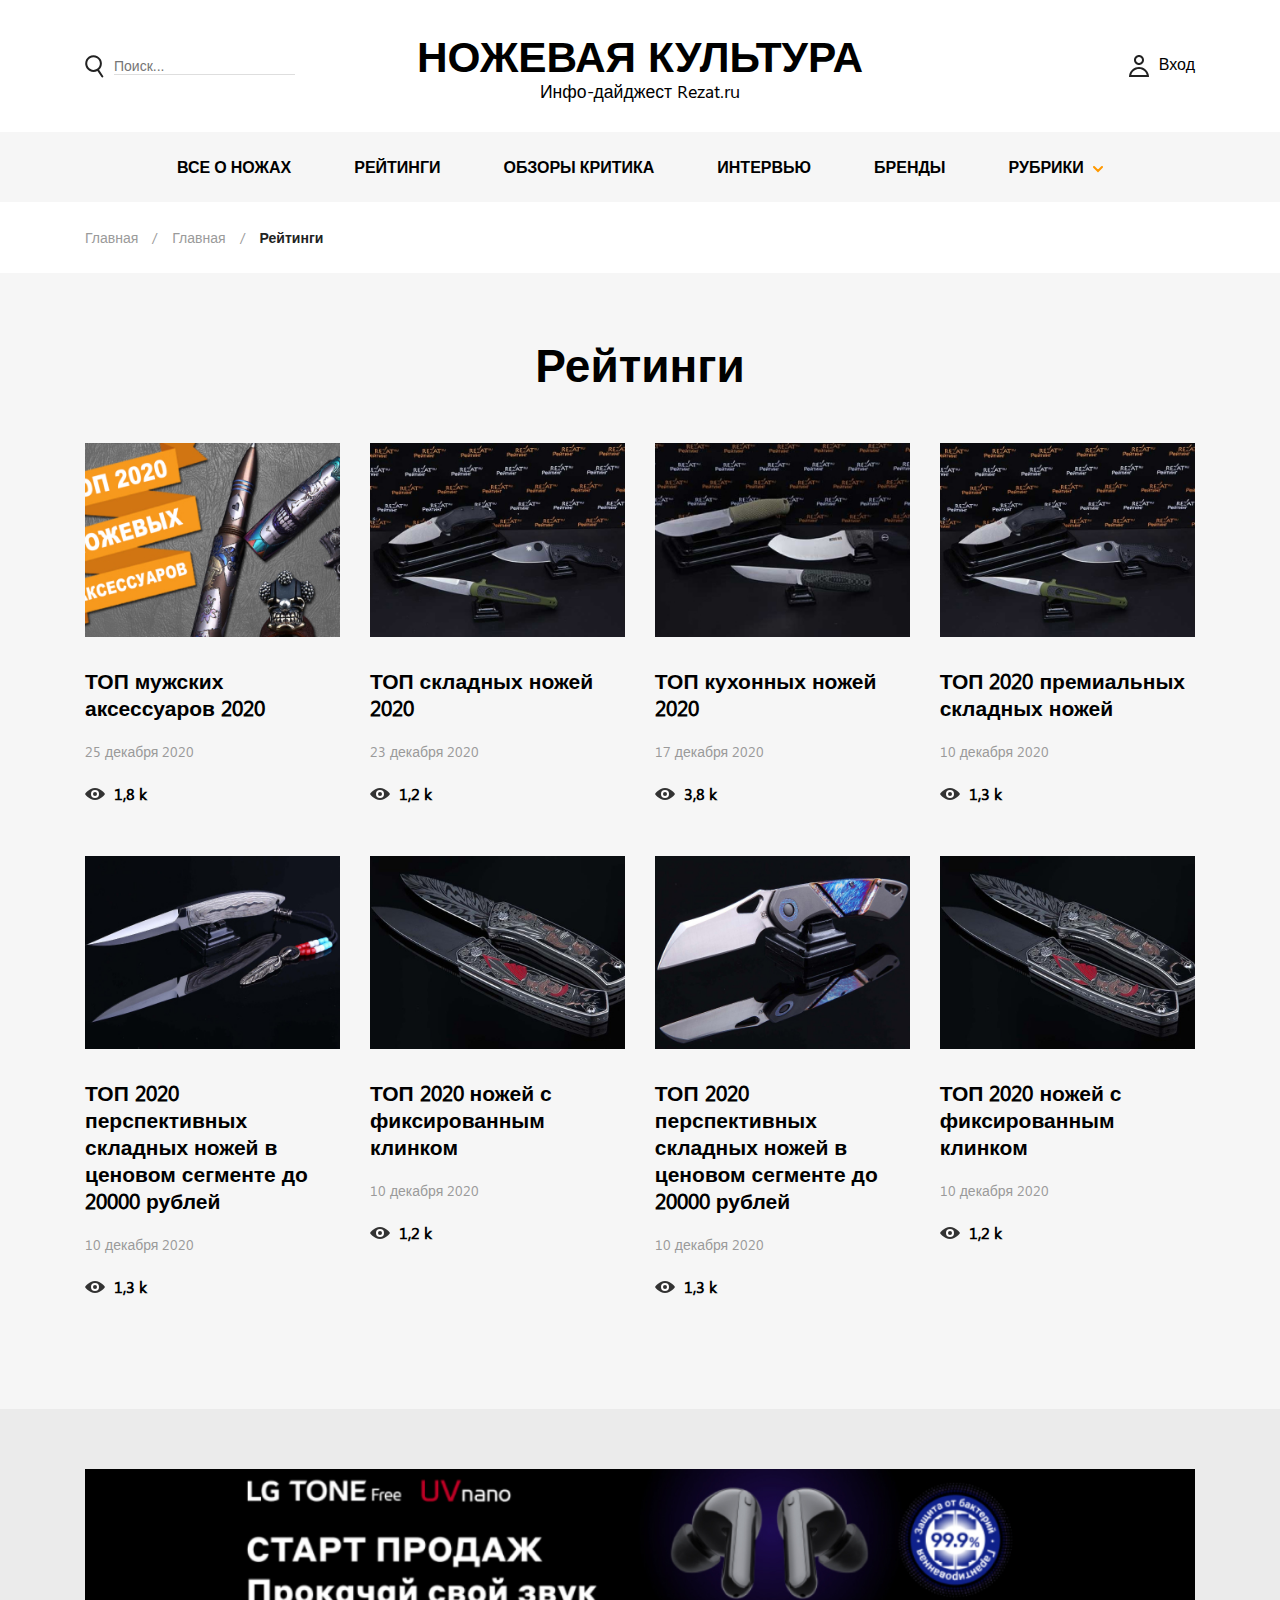
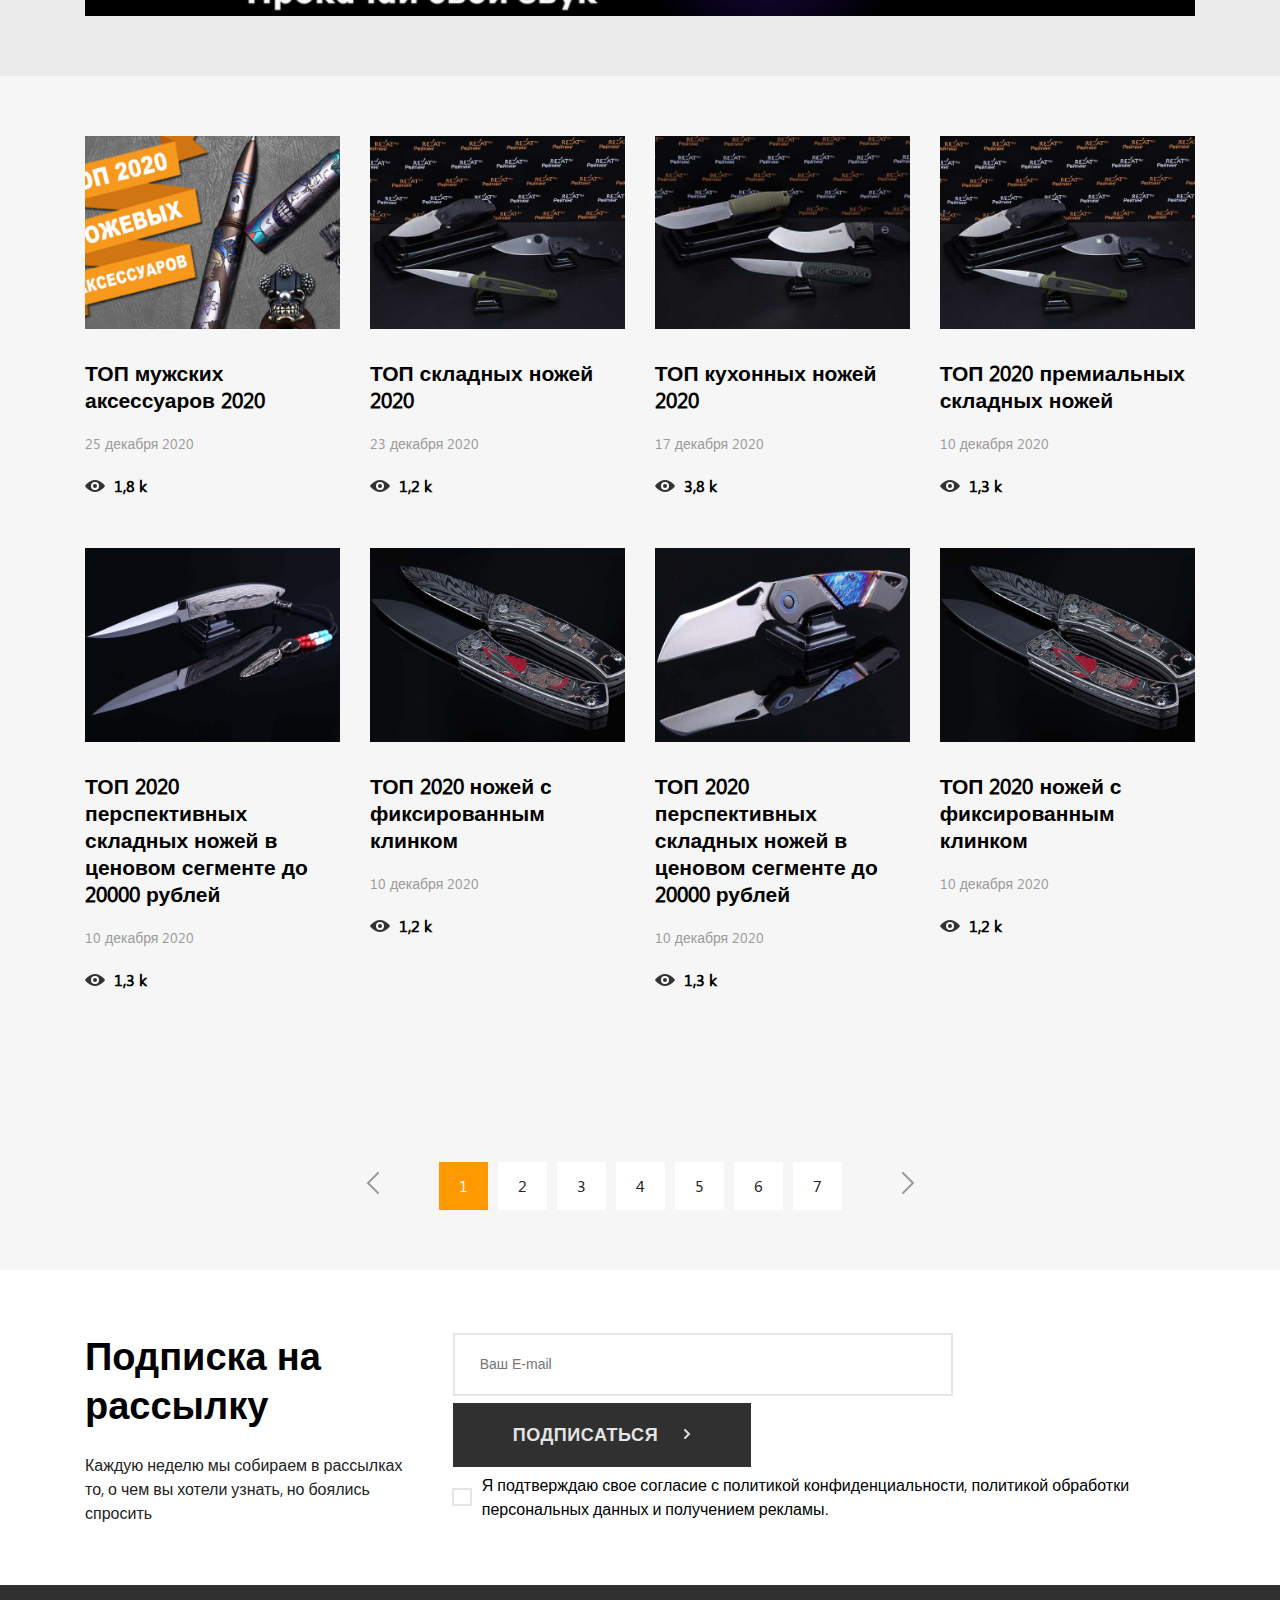
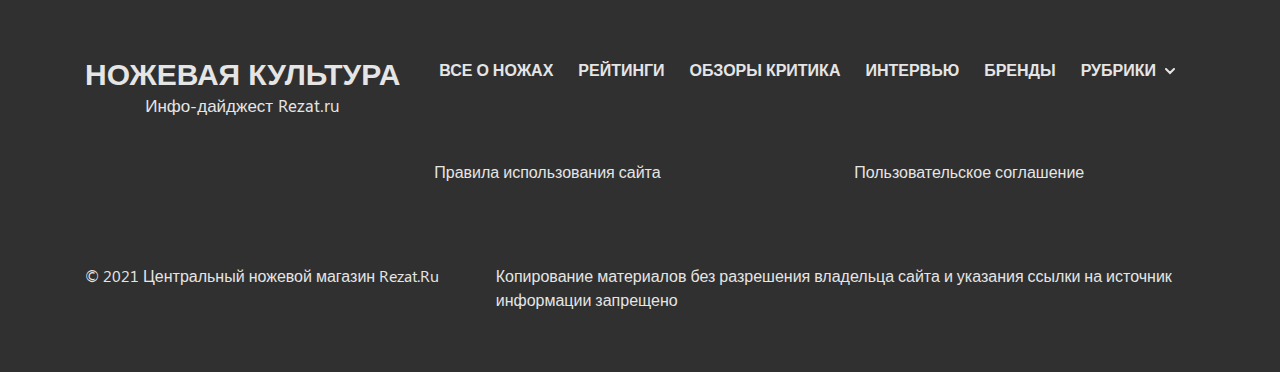
<file: rating.html>
<!DOCTYPE html>
<html lang="ru">
  <head>
    <meta charset="UTF-8">
    <title></title>
    <meta name="viewport" content="width=device-width, initial-scale=1">
  <link rel="icon" href="favicon.ico"><script defer src="js/app.js"></script><link href="css/app.css" rel="stylesheet"></head>
  <body>
    <a href="#" class="nav-burger desktop-hide"><span></span></a>
    <div class="mobile-menu desktop-hide">
      <a href="#" class="header__login">
        <svg width="20" height="22" viewBox="0 0 20 22" fill="none" xmlns="http://www.w3.org/2000/svg">
        <path fill-rule="evenodd" clip-rule="evenodd" d="M13 5C13 6.65685 11.6569 8 10 8C8.34315 8 7 6.65685 7 5C7 3.34315 8.34315 2 10 2C11.6569 2 13 3.34315 13 5ZM15 5C15 7.76142 12.7614 10 10 10C7.23858 10 5 7.76142 5 5C5 2.23858 7.23858 0 10 0C12.7614 0 15 2.23858 15 5ZM2.25203 20C3.14012 16.5495 6.27232 14 10 14C13.7277 14 16.8599 16.5495 17.748 20H2.25203ZM10 12C14.8379 12 18.8734 15.4355 19.8 20C19.9311 20.6462 20 21.3151 20 22H18H2H0C0 21.3151 0.0688605 20.6462 0.200036 20C1.12658 15.4355 5.16208 12 10 12Z" fill="#222222"/>
        </svg>
        <span>Вход</span>
      </a>
      <ul class="nav-menu">
        <li class="nav-menu__item"><a href="#">все о ножах</a></li>
        <li class="nav-menu__item"><a href="#">рейтинги</a></li>
        <li class="nav-menu__item"><a href="#">обзоры критика</a></li>
        <li class="nav-menu__item"><a href="#">интервью</a></li>
        <li class="nav-menu__item"><a href="#">бренды</a></li>
        <li class="nav-menu__item"><a href="#">рубрики
          <svg width="10" height="7" viewBox="0 0 10 7" fill="none" xmlns="http://www.w3.org/2000/svg">
          <path d="M1 1L5 5L9 1" stroke="#FF9900" stroke-width="2" stroke-linecap="round"/>
          </svg>
        </a></li>
      </ul>
      <ul class="socials">
        <li class="socials__item"><a href="#" class="socials__item">
          <svg width="25" height="15" viewBox="0 0 25 15" fill="none" xmlns="http://www.w3.org/2000/svg">
          <path d="M23.9636 11.7098C23.2192 10.817 22.3433 10.0551 21.5145 9.24598C20.7668 8.51668 20.7197 8.09361 21.3207 7.25188C21.9767 6.3332 22.6822 5.44976 23.3441 4.53523C23.962 3.68054 24.5936 2.82819 24.9188 1.80484C25.125 1.15379 24.9426 0.866216 24.275 0.752223C24.1599 0.732274 24.041 0.731238 23.9239 0.731238L19.9629 0.726575C19.4751 0.719321 19.2054 0.932021 19.0329 1.36442C18.8 1.94889 18.5598 2.53284 18.2823 3.09685C17.6528 4.37564 16.9496 5.61168 15.9639 6.65834C15.7465 6.88918 15.5061 7.1809 15.1429 7.06069C14.6884 6.89488 14.5545 6.14615 14.562 5.89304L14.5581 1.32115C14.47 0.668024 14.3252 0.376824 13.6768 0.249878L9.56215 0.250655C9.01291 0.250655 8.73751 0.462837 8.44424 0.806369C8.27507 1.00482 8.22403 1.13358 8.5717 1.19939C9.25463 1.32892 9.63935 1.7709 9.74143 2.45564C9.90516 3.54971 9.89376 4.64818 9.79946 5.74666C9.77174 6.06739 9.71655 6.38735 9.58935 6.68684C9.39038 7.15758 9.06913 7.25344 8.6471 6.96379C8.26496 6.70161 7.99656 6.33165 7.73386 5.96014C6.74705 4.5658 5.95972 3.06213 5.31773 1.48204C5.13224 1.02555 4.81228 0.748855 4.32859 0.741342C3.14021 0.722429 1.95158 0.71932 0.763208 0.742378C0.0481628 0.75585 -0.165055 1.10301 0.126144 1.75121C1.42048 4.63031 2.86119 7.42935 4.74181 9.97916C5.70738 11.2877 6.81596 12.443 8.24812 13.2616C9.87122 14.1896 11.6184 14.4689 13.4586 14.3829C14.3203 14.3425 14.5791 14.1184 14.619 13.2596C14.646 12.672 14.7125 12.0878 15.0024 11.5598C15.2869 11.0416 15.7177 10.9429 16.2144 11.2652C16.4628 11.4266 16.6722 11.6321 16.8699 11.8486C17.3548 12.3792 17.8225 12.9259 18.3258 13.4386C18.9572 14.0811 19.7052 14.4606 20.6456 14.3832L24.2861 14.3839C24.8727 14.3456 25.1768 13.6264 24.84 12.9717C24.6035 12.5132 24.2931 12.1049 23.9636 11.7098Z" fill="#D7D7D7"/>
          </svg>
        </a></li>
        <li class="socials__item"><a href="#" class="socials__item">
          <svg width="25" height="21" viewBox="0 0 18 14" fill="none" xmlns="http://www.w3.org/2000/svg"><path d="M7.62611 4.28736C7.29478 4.09609 6.87012 4.32729 6.87012 4.70209V9.21002C6.87012 9.58675 7.29545 9.81473 7.62611 9.62539L11.5388 7.37465C11.8641 7.18725 11.8634 6.73259 11.5394 6.54454L7.62611 4.28736Z" fill="#D7D7D7"></path><mask id="path-2-outside-1" maskUnits="userSpaceOnUse" x="0" y="0" width="18" height="14" fill="black"><rect fill="white" width="18" height="14"></rect><path d="M14.2693 1.3338C11.1673 0.888734 6.834 0.888734 3.73067 1.3338C2.48933 1.51157 1.51133 2.45323 1.298 3.67571C0.900667 5.94484 0.900667 7.96792 1.298 10.2364C1.51133 11.4595 2.48933 12.4005 3.73067 12.5783C5.28533 12.8012 7.14667 12.9126 9.00733 12.9126C10.8647 12.9126 12.7213 12.8018 14.27 12.579C15.51 12.4012 16.4873 11.4602 16.702 10.2371C17.0993 7.96792 17.0993 5.94419 16.702 3.67507C16.4887 2.45323 15.5107 1.51157 14.2693 1.3338ZM15.716 10.076C15.574 10.885 14.934 11.5072 14.1227 11.6231C11.1107 12.0553 6.89733 12.0553 3.87733 11.6225C3.06533 11.5059 2.42467 10.8844 2.28333 10.0754C1.90067 7.88934 1.90067 6.02342 2.28333 3.83609C2.42533 3.02711 3.06533 2.40621 3.878 2.28898C5.386 2.07321 7.19333 1.96501 8.99933 1.96501C10.8067 1.96501 12.614 2.07321 14.122 2.28898C14.934 2.40556 15.5747 3.02711 15.716 3.83609C16.0987 6.02342 16.0987 7.88934 15.716 10.076Z"></path></mask><path d="M14.2693 1.3338C11.1673 0.888734 6.834 0.888734 3.73067 1.3338C2.48933 1.51157 1.51133 2.45323 1.298 3.67571C0.900667 5.94484 0.900667 7.96792 1.298 10.2364C1.51133 11.4595 2.48933 12.4005 3.73067 12.5783C5.28533 12.8012 7.14667 12.9126 9.00733 12.9126C10.8647 12.9126 12.7213 12.8018 14.27 12.579C15.51 12.4012 16.4873 11.4602 16.702 10.2371C17.0993 7.96792 17.0993 5.94419 16.702 3.67507C16.4887 2.45323 15.5107 1.51157 14.2693 1.3338ZM15.716 10.076C15.574 10.885 14.934 11.5072 14.1227 11.6231C11.1107 12.0553 6.89733 12.0553 3.87733 11.6225C3.06533 11.5059 2.42467 10.8844 2.28333 10.0754C1.90067 7.88934 1.90067 6.02342 2.28333 3.83609C2.42533 3.02711 3.06533 2.40621 3.878 2.28898C5.386 2.07321 7.19333 1.96501 8.99933 1.96501C10.8067 1.96501 12.614 2.07321 14.122 2.28898C14.934 2.40556 15.5747 3.02711 15.716 3.83609C16.0987 6.02342 16.0987 7.88934 15.716 10.076Z" fill="#D7D7D7"></path><path d="M14.2693 1.3338C11.1673 0.888734 6.834 0.888734 3.73067 1.3338C2.48933 1.51157 1.51133 2.45323 1.298 3.67571C0.900667 5.94484 0.900667 7.96792 1.298 10.2364C1.51133 11.4595 2.48933 12.4005 3.73067 12.5783C5.28533 12.8012 7.14667 12.9126 9.00733 12.9126C10.8647 12.9126 12.7213 12.8018 14.27 12.579C15.51 12.4012 16.4873 11.4602 16.702 10.2371C17.0993 7.96792 17.0993 5.94419 16.702 3.67507C16.4887 2.45323 15.5107 1.51157 14.2693 1.3338ZM15.716 10.076C15.574 10.885 14.934 11.5072 14.1227 11.6231C11.1107 12.0553 6.89733 12.0553 3.87733 11.6225C3.06533 11.5059 2.42467 10.8844 2.28333 10.0754C1.90067 7.88934 1.90067 6.02342 2.28333 3.83609C2.42533 3.02711 3.06533 2.40621 3.878 2.28898C5.386 2.07321 7.19333 1.96501 8.99933 1.96501C10.8067 1.96501 12.614 2.07321 14.122 2.28898C14.934 2.40556 15.5747 3.02711 15.716 3.83609C16.0987 6.02342 16.0987 7.88934 15.716 10.076Z" stroke="#D7D7D7" stroke-width="0.6" mask="url(#path-2-outside-1)"></path></svg>
        </a></li>
        <li class="socials__item"><a href="#" class="socials__item">
          <svg width="25" height="25" viewBox="0 0 25 25" fill="none" xmlns="http://www.w3.org/2000/svg">
          <path d="M12.4999 6.03931C9.0484 6.03931 6.25 8.74291 6.25 12.0775C6.25 15.4121 9.0484 18.1157 12.4999 18.1157C15.9514 18.1157 18.7498 15.4121 18.7498 12.0775C18.7498 8.74291 15.9514 6.03931 12.4999 6.03931ZM12.4999 15.8514C10.3468 15.8514 8.59372 14.1577 8.59372 12.0775C8.59372 9.99583 10.3468 8.30363 12.4999 8.30363C14.653 8.30363 16.4061 9.99583 16.4061 12.0775C16.4061 14.1577 14.653 15.8514 12.4999 15.8514Z" fill="#D7D7D7"/>
          <path d="M19.2156 6.3917C19.6756 6.3917 20.0485 6.031 20.0485 5.58605C20.0485 5.1411 19.6756 4.7804 19.2156 4.7804C18.7557 4.7804 18.3828 5.1411 18.3828 5.58605C18.3828 6.031 18.7557 6.3917 19.2156 6.3917Z" fill="#D7D7D7"/>
          <path d="M17.1872 0H7.81239C3.49839 0 0 3.37977 0 7.54751V16.6045C0 20.7722 3.49839 24.152 7.81239 24.152H17.1872C21.5012 24.152 24.9996 20.7722 24.9996 16.6045V7.54751C24.9996 3.37977 21.5012 0 17.1872 0ZM22.6559 16.6045C22.6559 19.5179 20.2028 21.8878 17.1872 21.8878H7.81239C4.7968 21.8878 2.34372 19.5179 2.34372 16.6045V7.54751C2.34372 4.63417 4.7968 2.26425 7.81239 2.26425H17.1872C20.2028 2.26425 22.6559 4.63417 22.6559 7.54751V16.6045Z" fill="#D7D7D7"/>
          </svg>
        </a></li>
        <li class="socials__item"><a href="#" class="socials__item">
          <svg width="13" height="25" viewBox="0 0 13 25" fill="none" xmlns="http://www.w3.org/2000/svg">
          <path d="M10.2186 4.15098H12.5009V0.176039C12.1071 0.121873 10.753 0 9.17591 0C5.88533 0 3.6312 2.06976 3.6312 5.87387V9.37486H0V13.8185H3.6312V24.9996H8.08321V13.8196H11.5675L12.1207 9.3759H8.08217V6.31449C8.08321 5.03013 8.42904 4.15098 10.2186 4.15098Z" fill="#D7D7D7"/>
          </svg>
        </a></li>
      </ul>
    </div>

    <header>
      <div class="container">
        <div class="header">
          <form action="#" class="header__search">
            <input type="text" placeholder="Поиск...">
            <svg width="19" height="23" viewBox="0 0 19 23" fill="none" xmlns="http://www.w3.org/2000/svg">
            <path fill-rule="evenodd" clip-rule="evenodd" d="M12.0428 13.8299C9.12585 15.7602 5.19638 14.9603 3.2661 12.0434C1.33582 9.1264 2.13568 5.19694 5.05264 3.26666C7.9696 1.33639 11.8991 2.13625 13.8293 5.05321C15.7596 7.97016 14.9598 11.8996 12.0428 13.8299ZM12.4298 15.9228C8.68714 17.8988 3.98306 16.7509 1.59822 13.1471C-0.941625 9.30896 0.110825 4.13862 3.94893 1.59878C7.78704 -0.941055 12.9574 0.111397 15.4972 3.9495C17.8184 7.45709 17.1392 12.0773 14.0756 14.7856L18.1678 20.9696C18.4726 21.4302 18.3463 22.0506 17.8857 22.3554C17.4251 22.6602 16.8047 22.5339 16.4999 22.0733L12.4298 15.9228Z" fill="#222222"/>
            </svg>
          </form>
          <div class="header__title">
            <h1>ножевая культура</h1>
            <h2>Инфо-дайджест Rezat.ru</h2>
          </div>
          <a href="#" class="header__login">
            <svg width="20" height="22" viewBox="0 0 20 22" fill="none" xmlns="http://www.w3.org/2000/svg">
            <path fill-rule="evenodd" clip-rule="evenodd" d="M13 5C13 6.65685 11.6569 8 10 8C8.34315 8 7 6.65685 7 5C7 3.34315 8.34315 2 10 2C11.6569 2 13 3.34315 13 5ZM15 5C15 7.76142 12.7614 10 10 10C7.23858 10 5 7.76142 5 5C5 2.23858 7.23858 0 10 0C12.7614 0 15 2.23858 15 5ZM2.25203 20C3.14012 16.5495 6.27232 14 10 14C13.7277 14 16.8599 16.5495 17.748 20H2.25203ZM10 12C14.8379 12 18.8734 15.4355 19.8 20C19.9311 20.6462 20 21.3151 20 22H18H2H0C0 21.3151 0.0688605 20.6462 0.200036 20C1.12658 15.4355 5.16208 12 10 12Z" fill="#222222"/>
            </svg>
            <span>Вход</span>
          </a>
        </div>
      </div>
    </header>
    
    <nav class="light-block mobile-hide">
      <div class="container">
        <ul class="nav-menu">
          <li class="nav-menu__item"><a href="#">все о ножах</a></li>
          <li class="nav-menu__item"><a href="#">рейтинги</a></li>
          <li class="nav-menu__item"><a href="#">обзоры критика</a></li>
          <li class="nav-menu__item"><a href="#">интервью</a></li>
          <li class="nav-menu__item"><a href="#">бренды</a></li>
          <li class="nav-menu__item"><a href="#">рубрики
            <svg width="10" height="7" viewBox="0 0 10 7" fill="none" xmlns="http://www.w3.org/2000/svg">
            <path d="M1 1L5 5L9 1" stroke="#FF9900" stroke-width="2" stroke-linecap="round"/>
            </svg>
          </a></li>
        </ul>
      </div>
    </nav>

    <section>
      <div class="container">
        <ul class="breadcrumbs">
          <li class="breadcrumbs__item">
            <a href="#">Главная</a>
          </li>
          <li class="breadcrumbs__item">
            <a href="#">Главная</a>
          </li>
          <li class="breadcrumbs__item">
            Рейтинги
          </li>
        </ul>
      </div>
    </section>

    <section class="pt-60 pb-60 light-block">
      <div class="container">
        <h2 class="section__title">Рейтинги</h2>
        <div class="articles_four">
          <div class="article">
            <img class="article__img" src="./images/content/knife-rating/1.jpg" alt="">
            <div class="article-text">
              <h2 class="article__title">
                <a href="#">ТОП мужских аксессуаров 2020</a>
              </h2>
              <p class="article__date">
                25 декабря 2020
              </p>
              <p class="article__views">
                <svg width="20" height="12" viewBox="0 0 20 12" fill="none" xmlns="http://www.w3.org/2000/svg">
                <path d="M20 6C20 6 16.0751 12 10 12C3.92487 12 0 6 0 6C0 6 3.92487 0 10 0C16.0751 0 20 6 20 6Z" fill="#333333"/>
                <circle cx="10" cy="6" r="4" fill="#FFFDFD"/>
                <circle cx="10" cy="6" r="2" fill="#333333"/>
                </svg>
                <span class="views__count">
                  <span>1,8</span>
                  k
                </span>
              </p>
            </div>
          </div>
          <div class="article">
            <img class="article__img" src="./images/content/knife-rating/2.jpg" alt="">
            <div class="article-text">
              <h2 class="article__title">
                <a href="#">ТОП складных ножей 2020</a>
              </h2>
              <p class="article__date">
                23 декабря 2020
              </p>
              <p class="article__views">
                <svg width="20" height="12" viewBox="0 0 20 12" fill="none" xmlns="http://www.w3.org/2000/svg">
                <path d="M20 6C20 6 16.0751 12 10 12C3.92487 12 0 6 0 6C0 6 3.92487 0 10 0C16.0751 0 20 6 20 6Z" fill="#333333"/>
                <circle cx="10" cy="6" r="4" fill="#FFFDFD"/>
                <circle cx="10" cy="6" r="2" fill="#333333"/>
                </svg>
                <span class="views__count">
                  <span>1,2</span>
                  k
                </span>
              </p>
            </div>
          </div>
          <div class="article">
            <img class="article__img" src="./images/content/knife-rating/3.jpg" alt="">
            <div class="article-text">
              <h2 class="article__title">
                <a href="#">ТОП кухонных ножей 2020</a>
              </h2>
              <p class="article__date">
                17 декабря 2020
              </p>
              <p class="article__views">
                <svg width="20" height="12" viewBox="0 0 20 12" fill="none" xmlns="http://www.w3.org/2000/svg">
                <path d="M20 6C20 6 16.0751 12 10 12C3.92487 12 0 6 0 6C0 6 3.92487 0 10 0C16.0751 0 20 6 20 6Z" fill="#333333"/>
                <circle cx="10" cy="6" r="4" fill="#FFFDFD"/>
                <circle cx="10" cy="6" r="2" fill="#333333"/>
                </svg>
                <span class="views__count">
                  <span>3,8</span>
                  k
                </span>
              </p>
            </div>
          </div>
          <div class="article">
            <img class="article__img" src="./images/content/knife-rating/4.jpg" alt="">
            <div class="article-text">
              <h2 class="article__title">
                <a href="#">ТОП 2020 премиальных складных ножей</a>
              </h2>
              <p class="article__date">
                10 декабря 2020
              </p>
              <p class="article__views">
                <svg width="20" height="12" viewBox="0 0 20 12" fill="none" xmlns="http://www.w3.org/2000/svg">
                <path d="M20 6C20 6 16.0751 12 10 12C3.92487 12 0 6 0 6C0 6 3.92487 0 10 0C16.0751 0 20 6 20 6Z" fill="#333333"/>
                <circle cx="10" cy="6" r="4" fill="#FFFDFD"/>
                <circle cx="10" cy="6" r="2" fill="#333333"/>
                </svg>
                <span class="views__count">
                  <span>1,3</span>
                  k
                </span>
              </p>
            </div>
          </div>

          <div class="article">
            <img class="article__img" src="./images/content/article/critic-1.jpg" alt="">
            <div class="article-text">
              <h2 class="article__title">
                <a href="#">ТОП 2020 перспективных складных ножей в ценовом сегменте до 20000 рублей</a>
              </h2>
              <p class="article__date">
                10 декабря 2020
              </p>
              <p class="article__views">
                <svg width="20" height="12" viewBox="0 0 20 12" fill="none" xmlns="http://www.w3.org/2000/svg">
                <path d="M20 6C20 6 16.0751 12 10 12C3.92487 12 0 6 0 6C0 6 3.92487 0 10 0C16.0751 0 20 6 20 6Z" fill="#333333"/>
                <circle cx="10" cy="6" r="4" fill="#FFFDFD"/>
                <circle cx="10" cy="6" r="2" fill="#333333"/>
                </svg>
                <span class="views__count">
                  <span>1,3</span>
                  k
                </span>
              </p>
            </div>
          </div>

          <div class="article">
            <img class="article__img" src="./images/content/article/2.jpg" alt="">
            <div class="article-text">
              <h2 class="article__title">
                <a href="#">ТОП 2020 ножей с фиксированным клинком</a>
              </h2>
              <p class="article__date">
                10 декабря 2020
              </p>
              <p class="article__views">
                <svg width="20" height="12" viewBox="0 0 20 12" fill="none" xmlns="http://www.w3.org/2000/svg">
                <path d="M20 6C20 6 16.0751 12 10 12C3.92487 12 0 6 0 6C0 6 3.92487 0 10 0C16.0751 0 20 6 20 6Z" fill="#333333"/>
                <circle cx="10" cy="6" r="4" fill="#FFFDFD"/>
                <circle cx="10" cy="6" r="2" fill="#333333"/>
                </svg>
                <span class="views__count">
                  <span>1,2</span>
                  k
                </span>
              </p>
            </div>
          </div>
          <div class="article">
            <img class="article__img" src="./images/content/article/critic-2.jpg" alt="">
            <div class="article-text">
              <h2 class="article__title">
                <a href="#">ТОП 2020 перспективных складных ножей в ценовом сегменте до 20000 рублей</a>
              </h2>
              <p class="article__date">
                10 декабря 2020
              </p>
              <p class="article__views">
                <svg width="20" height="12" viewBox="0 0 20 12" fill="none" xmlns="http://www.w3.org/2000/svg">
                <path d="M20 6C20 6 16.0751 12 10 12C3.92487 12 0 6 0 6C0 6 3.92487 0 10 0C16.0751 0 20 6 20 6Z" fill="#333333"/>
                <circle cx="10" cy="6" r="4" fill="#FFFDFD"/>
                <circle cx="10" cy="6" r="2" fill="#333333"/>
                </svg>
                <span class="views__count">
                  <span>1,3</span>
                  k
                </span>
              </p>
            </div>
          </div>

          <div class="article">
            <img class="article__img" src="./images/content/article/2.jpg" alt="">
            <div class="article-text">
              <h2 class="article__title">
                <a href="#">ТОП 2020 ножей с фиксированным клинком</a>
              </h2>
              <p class="article__date">
                10 декабря 2020
              </p>
              <p class="article__views">
                <svg width="20" height="12" viewBox="0 0 20 12" fill="none" xmlns="http://www.w3.org/2000/svg">
                <path d="M20 6C20 6 16.0751 12 10 12C3.92487 12 0 6 0 6C0 6 3.92487 0 10 0C16.0751 0 20 6 20 6Z" fill="#333333"/>
                <circle cx="10" cy="6" r="4" fill="#FFFDFD"/>
                <circle cx="10" cy="6" r="2" fill="#333333"/>
                </svg>
                <span class="views__count">
                  <span>1,2</span>
                  k
                </span>
              </p>
            </div>
          </div>
        </div>
      </div>
    </section>

    <section class="dark-block pb-60 pt-60">
      <div class="container">
        <div class="banner">
          <img src="./images/content/rating-banner.jpg" alt="">
        </div>
      </div>
    </section>

    <section class="pt-60 pb-60 light-block">
      <div class="container">
        <div class="articles_four">
          <div class="article">
            <img class="article__img" src="./images/content/knife-rating/1.jpg" alt="">
            <div class="article-text">
              <h2 class="article__title">
                <a href="#">ТОП мужских аксессуаров 2020</a>
              </h2>
              <p class="article__date">
                25 декабря 2020
              </p>
              <p class="article__views">
                <svg width="20" height="12" viewBox="0 0 20 12" fill="none" xmlns="http://www.w3.org/2000/svg">
                <path d="M20 6C20 6 16.0751 12 10 12C3.92487 12 0 6 0 6C0 6 3.92487 0 10 0C16.0751 0 20 6 20 6Z" fill="#333333"/>
                <circle cx="10" cy="6" r="4" fill="#FFFDFD"/>
                <circle cx="10" cy="6" r="2" fill="#333333"/>
                </svg>
                <span class="views__count">
                  <span>1,8</span>
                  k
                </span>
              </p>
            </div>
          </div>
          <div class="article">
            <img class="article__img" src="./images/content/knife-rating/2.jpg" alt="">
            <div class="article-text">
              <h2 class="article__title">
                <a href="#">ТОП складных ножей 2020</a>
              </h2>
              <p class="article__date">
                23 декабря 2020
              </p>
              <p class="article__views">
                <svg width="20" height="12" viewBox="0 0 20 12" fill="none" xmlns="http://www.w3.org/2000/svg">
                <path d="M20 6C20 6 16.0751 12 10 12C3.92487 12 0 6 0 6C0 6 3.92487 0 10 0C16.0751 0 20 6 20 6Z" fill="#333333"/>
                <circle cx="10" cy="6" r="4" fill="#FFFDFD"/>
                <circle cx="10" cy="6" r="2" fill="#333333"/>
                </svg>
                <span class="views__count">
                  <span>1,2</span>
                  k
                </span>
              </p>
            </div>
          </div>
          <div class="article">
            <img class="article__img" src="./images/content/knife-rating/3.jpg" alt="">
            <div class="article-text">
              <h2 class="article__title">
                <a href="#">ТОП кухонных ножей 2020</a>
              </h2>
              <p class="article__date">
                17 декабря 2020
              </p>
              <p class="article__views">
                <svg width="20" height="12" viewBox="0 0 20 12" fill="none" xmlns="http://www.w3.org/2000/svg">
                <path d="M20 6C20 6 16.0751 12 10 12C3.92487 12 0 6 0 6C0 6 3.92487 0 10 0C16.0751 0 20 6 20 6Z" fill="#333333"/>
                <circle cx="10" cy="6" r="4" fill="#FFFDFD"/>
                <circle cx="10" cy="6" r="2" fill="#333333"/>
                </svg>
                <span class="views__count">
                  <span>3,8</span>
                  k
                </span>
              </p>
            </div>
          </div>
          <div class="article">
            <img class="article__img" src="./images/content/knife-rating/4.jpg" alt="">
            <div class="article-text">
              <h2 class="article__title">
                <a href="#">ТОП 2020 премиальных складных ножей</a>
              </h2>
              <p class="article__date">
                10 декабря 2020
              </p>
              <p class="article__views">
                <svg width="20" height="12" viewBox="0 0 20 12" fill="none" xmlns="http://www.w3.org/2000/svg">
                <path d="M20 6C20 6 16.0751 12 10 12C3.92487 12 0 6 0 6C0 6 3.92487 0 10 0C16.0751 0 20 6 20 6Z" fill="#333333"/>
                <circle cx="10" cy="6" r="4" fill="#FFFDFD"/>
                <circle cx="10" cy="6" r="2" fill="#333333"/>
                </svg>
                <span class="views__count">
                  <span>1,3</span>
                  k
                </span>
              </p>
            </div>
          </div>

          <div class="article">
            <img class="article__img" src="./images/content/article/critic-1.jpg" alt="">
            <div class="article-text">
              <h2 class="article__title">
                <a href="#">ТОП 2020 перспективных складных ножей в ценовом сегменте до 20000 рублей</a>
              </h2>
              <p class="article__date">
                10 декабря 2020
              </p>
              <p class="article__views">
                <svg width="20" height="12" viewBox="0 0 20 12" fill="none" xmlns="http://www.w3.org/2000/svg">
                <path d="M20 6C20 6 16.0751 12 10 12C3.92487 12 0 6 0 6C0 6 3.92487 0 10 0C16.0751 0 20 6 20 6Z" fill="#333333"/>
                <circle cx="10" cy="6" r="4" fill="#FFFDFD"/>
                <circle cx="10" cy="6" r="2" fill="#333333"/>
                </svg>
                <span class="views__count">
                  <span>1,3</span>
                  k
                </span>
              </p>
            </div>
          </div>

          <div class="article">
            <img class="article__img" src="./images/content/article/2.jpg" alt="">
            <div class="article-text">
              <h2 class="article__title">
                <a href="#">ТОП 2020 ножей с фиксированным клинком</a>
              </h2>
              <p class="article__date">
                10 декабря 2020
              </p>
              <p class="article__views">
                <svg width="20" height="12" viewBox="0 0 20 12" fill="none" xmlns="http://www.w3.org/2000/svg">
                <path d="M20 6C20 6 16.0751 12 10 12C3.92487 12 0 6 0 6C0 6 3.92487 0 10 0C16.0751 0 20 6 20 6Z" fill="#333333"/>
                <circle cx="10" cy="6" r="4" fill="#FFFDFD"/>
                <circle cx="10" cy="6" r="2" fill="#333333"/>
                </svg>
                <span class="views__count">
                  <span>1,2</span>
                  k
                </span>
              </p>
            </div>
          </div>
          <div class="article">
            <img class="article__img" src="./images/content/article/critic-2.jpg" alt="">
            <div class="article-text">
              <h2 class="article__title">
                <a href="#">ТОП 2020 перспективных складных ножей в ценовом сегменте до 20000 рублей</a>
              </h2>
              <p class="article__date">
                10 декабря 2020
              </p>
              <p class="article__views">
                <svg width="20" height="12" viewBox="0 0 20 12" fill="none" xmlns="http://www.w3.org/2000/svg">
                <path d="M20 6C20 6 16.0751 12 10 12C3.92487 12 0 6 0 6C0 6 3.92487 0 10 0C16.0751 0 20 6 20 6Z" fill="#333333"/>
                <circle cx="10" cy="6" r="4" fill="#FFFDFD"/>
                <circle cx="10" cy="6" r="2" fill="#333333"/>
                </svg>
                <span class="views__count">
                  <span>1,3</span>
                  k
                </span>
              </p>
            </div>
          </div>

          <div class="article">
            <img class="article__img" src="./images/content/article/2.jpg" alt="">
            <div class="article-text">
              <h2 class="article__title">
                <a href="#">ТОП 2020 ножей с фиксированным клинком</a>
              </h2>
              <p class="article__date">
                10 декабря 2020
              </p>
              <p class="article__views">
                <svg width="20" height="12" viewBox="0 0 20 12" fill="none" xmlns="http://www.w3.org/2000/svg">
                <path d="M20 6C20 6 16.0751 12 10 12C3.92487 12 0 6 0 6C0 6 3.92487 0 10 0C16.0751 0 20 6 20 6Z" fill="#333333"/>
                <circle cx="10" cy="6" r="4" fill="#FFFDFD"/>
                <circle cx="10" cy="6" r="2" fill="#333333"/>
                </svg>
                <span class="views__count">
                  <span>1,2</span>
                  k
                </span>
              </p>
            </div>
          </div>
        </div>
      </div>
    </section>

    <section class="light-block pt-60 pb-60">
      <div class="container">
        <div class="pagination-wrap">
          <div class="pagination__prev">
            <a href="#">
              <svg width="13" height="22" viewBox="0 0 13 22" fill="none" xmlns="http://www.w3.org/2000/svg">
              <path d="M12 20.9839L2 10.9919L12 1" stroke="#9A9A9A" stroke-width="2" stroke-linecap="round"/>
              </svg>
            </a>
          </div>
          <ul class="pagination">
            <li class="pagination__item pagination__item_active">
              <a href="#">1</a>
            </li>
            <li class="pagination__item">
              <a href="#">2</a>
            </li>
            <li class="pagination__item">
              <a href="#">3</a>
            </li>
            <li class="pagination__item">
              <a href="#">4</a>
            </li>
            <li class="pagination__item">
              <a href="#">5</a>
            </li>
            <li class="pagination__item">
              <a href="#">6</a>
            </li>
            <li class="pagination__item">
              <a href="#">7</a>
            </li>
          </ul>
          <div class="pagination__next">
            <a href="#">
              <svg width="13" height="22" viewBox="0 0 13 22" fill="none" xmlns="http://www.w3.org/2000/svg">
              <path d="M1 20.9839L11 10.9919L1 1" stroke="#9A9A9A" stroke-width="2" stroke-linecap="round"/>
            </svg>
            </a>
          </div>
        </div>
      </div>
    </section>

    <section class="pt-60 pb-60">
      <div class="container">
        <form action="#" class="subscribe">
          <div class="subscribe-info">
            <h2 class="subscribe__title">
              Подписка на рассылку
            </h2>
            <p class="subscribe__text">
              Каждую неделю мы собираем в рассылках то, о чем вы хотели узнать, но боялись спросить
            </p>
          </div>
          <div class="subscribe-btns">
            <input class="subscribe__email" type="email" placeholder="Ваш E-mail" required='required'>
            <button class="btn subscribe__submit" type="submit">
              подписаться
              <span class="btn__arrow">
                <svg width="7" height="10" viewBox="0 0 7 10" fill="none" xmlns="http://www.w3.org/2000/svg">
                <path d="M1 9L5 5L1 1" stroke="#DEDEDE" stroke-width="2" stroke-linecap="round"/>
                </svg>
              </span>
            </button>
            <div class="subscribe__confirm">
              <input type="checkbox" name="confirm" id="confirm" required='required' class="custom-checkbox">
              <label for="confirm">
                Я подтверждаю свое согласие с политикой конфиденциальности, политикой обработки персональных данных и получением рекламы.
              </label>
            </div>
          </div>
        </form>
      </div>
    </section>

    <footer class="footer-wrap pb-60">
      <div class="container">
        <div class="footer-top">
          <div class="footer__title mobile-hide">
            <h2>ножевая культура</h2>
            <p>Инфо-дайджест Rezat.ru</p>
          </div>
          <div class="footer__nav">
            <ul class="nav-menu">
              <li class="nav-menu__item"><a href="#">все о ножах</a></li>
              <li class="nav-menu__item"><a href="#">рейтинги</a></li>
              <li class="nav-menu__item"><a href="#">обзоры критика</a></li>
              <li class="nav-menu__item"><a href="#">интервью</a></li>
              <li class="nav-menu__item"><a href="#">бренды</a></li>
              <li class="nav-menu__item"><a href="#">рубрики
                <svg width="10" height="7" viewBox="0 0 10 7" fill="none" xmlns="http://www.w3.org/2000/svg">
                <path d="M1 1L5 5L9 1" stroke="#E5E5E5" stroke-width="2" stroke-linecap="round"/>
                </svg>
              </a></li>
            </ul>
            <div class="footer__rules">
              <a href="#">Правила использования сайта</a>
              <a href="#">Пользовательское соглашение</a>
            </div>
          </div>
        </div>
        <div class="footer-bottom">
          <p>© 2021 Центральный ножевой магазин Rezat.Ru</p>
          <p>Копирование материалов без разрешения владельца сайта и указания ссылки на источник информации запрещено</p>
        </div>
      </div>
    </footer>
  </body>
</html>
</file>
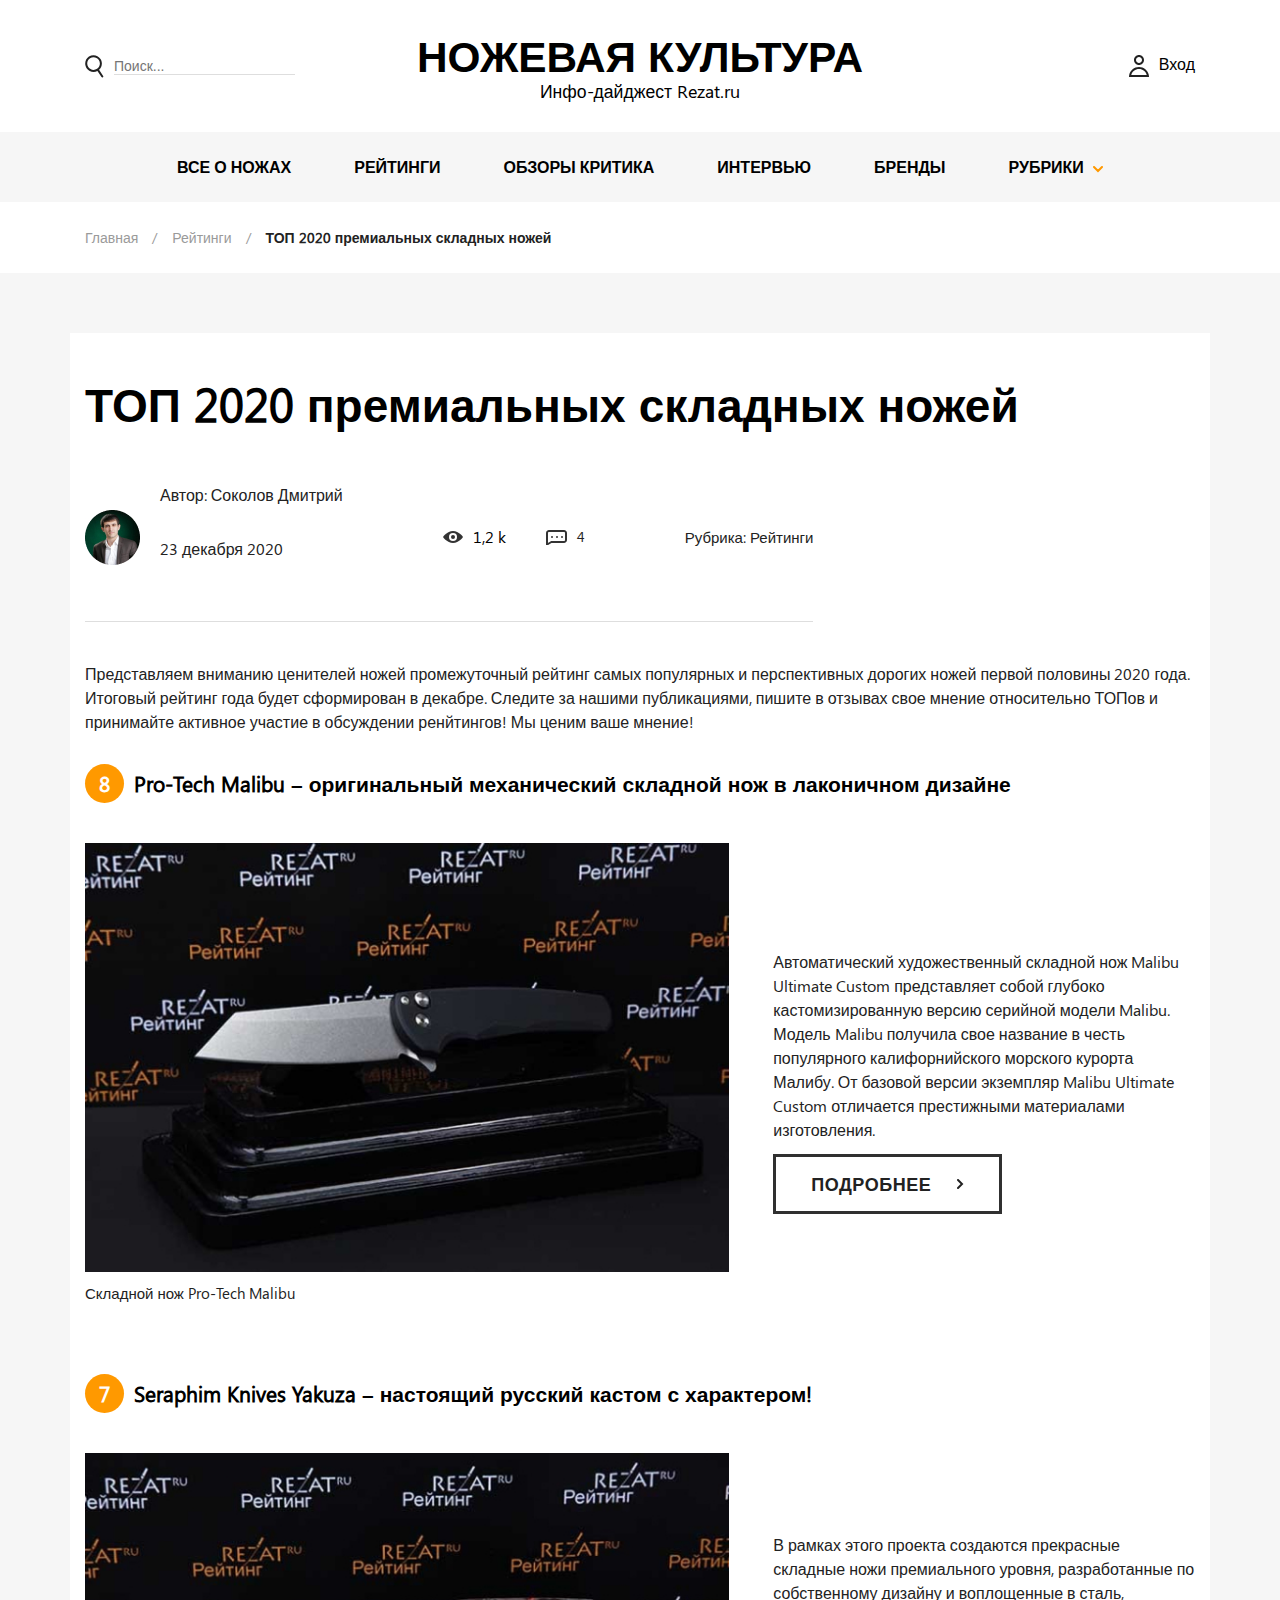
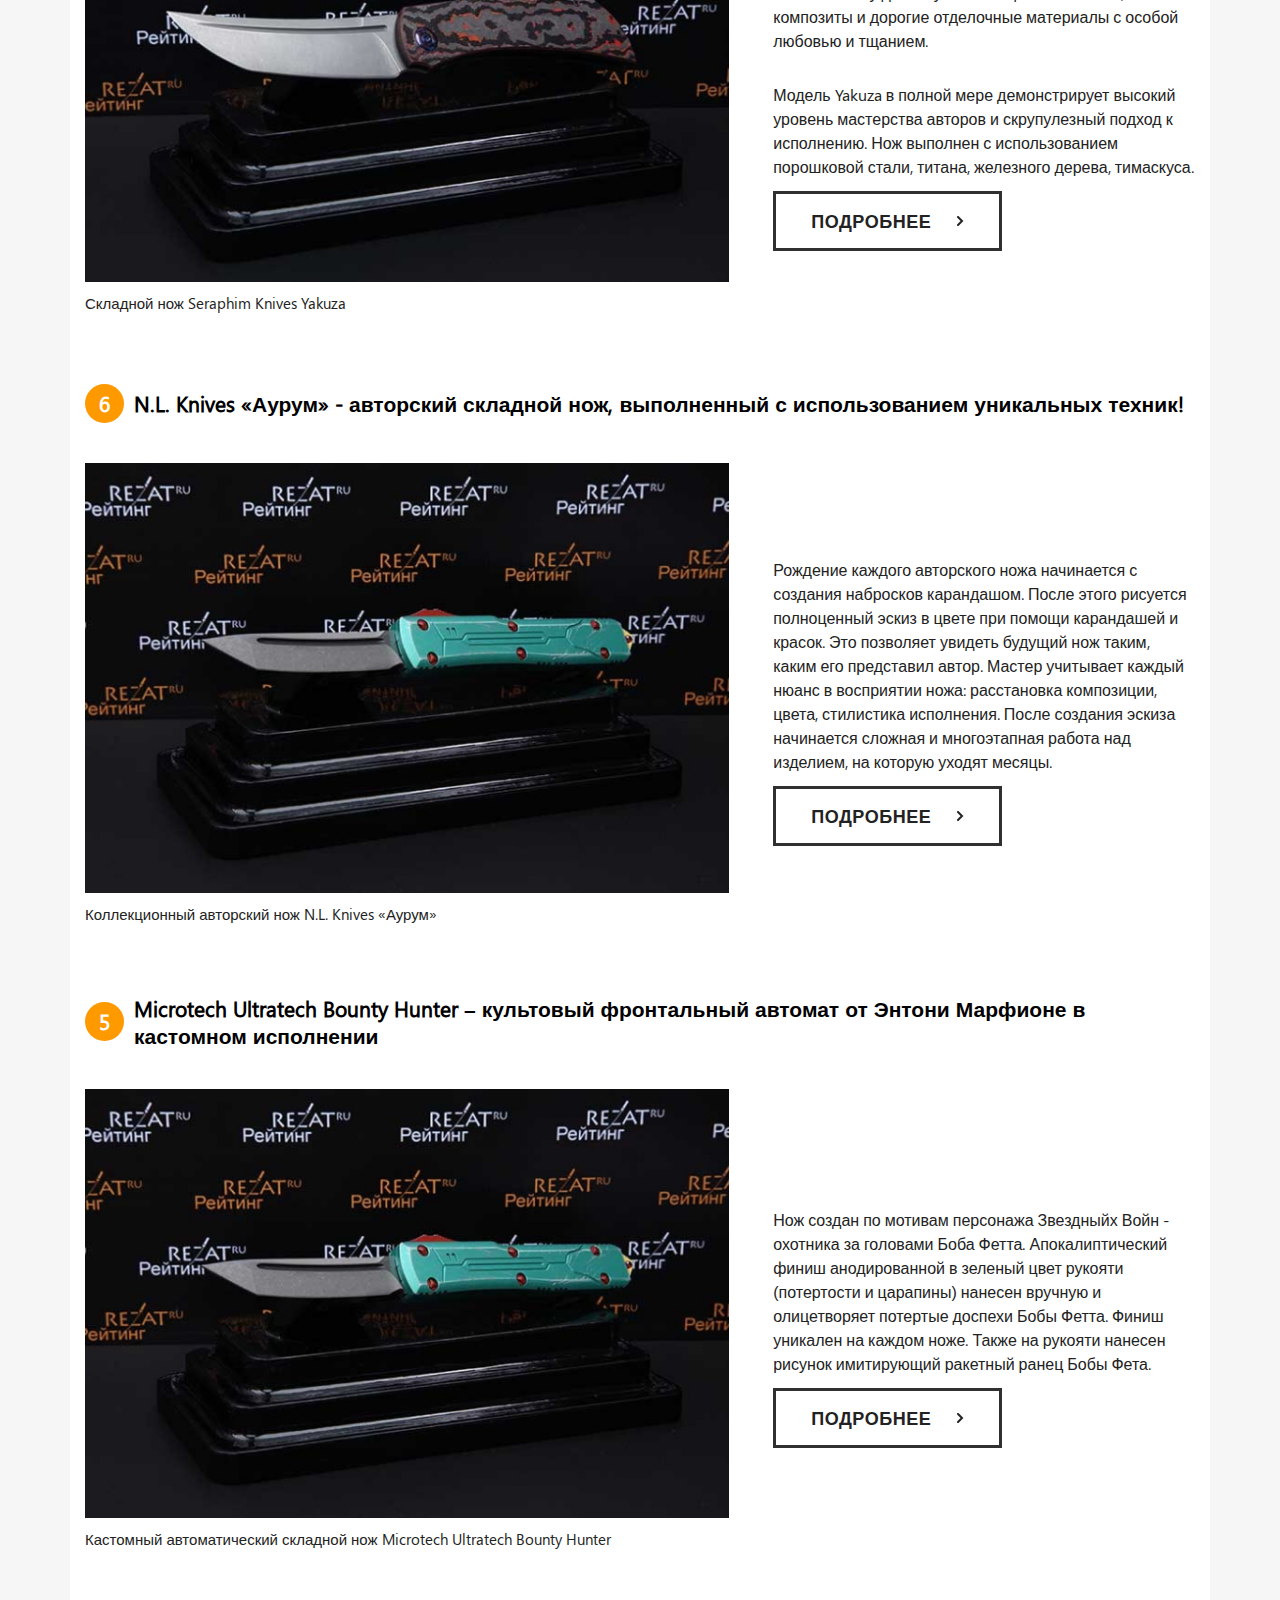
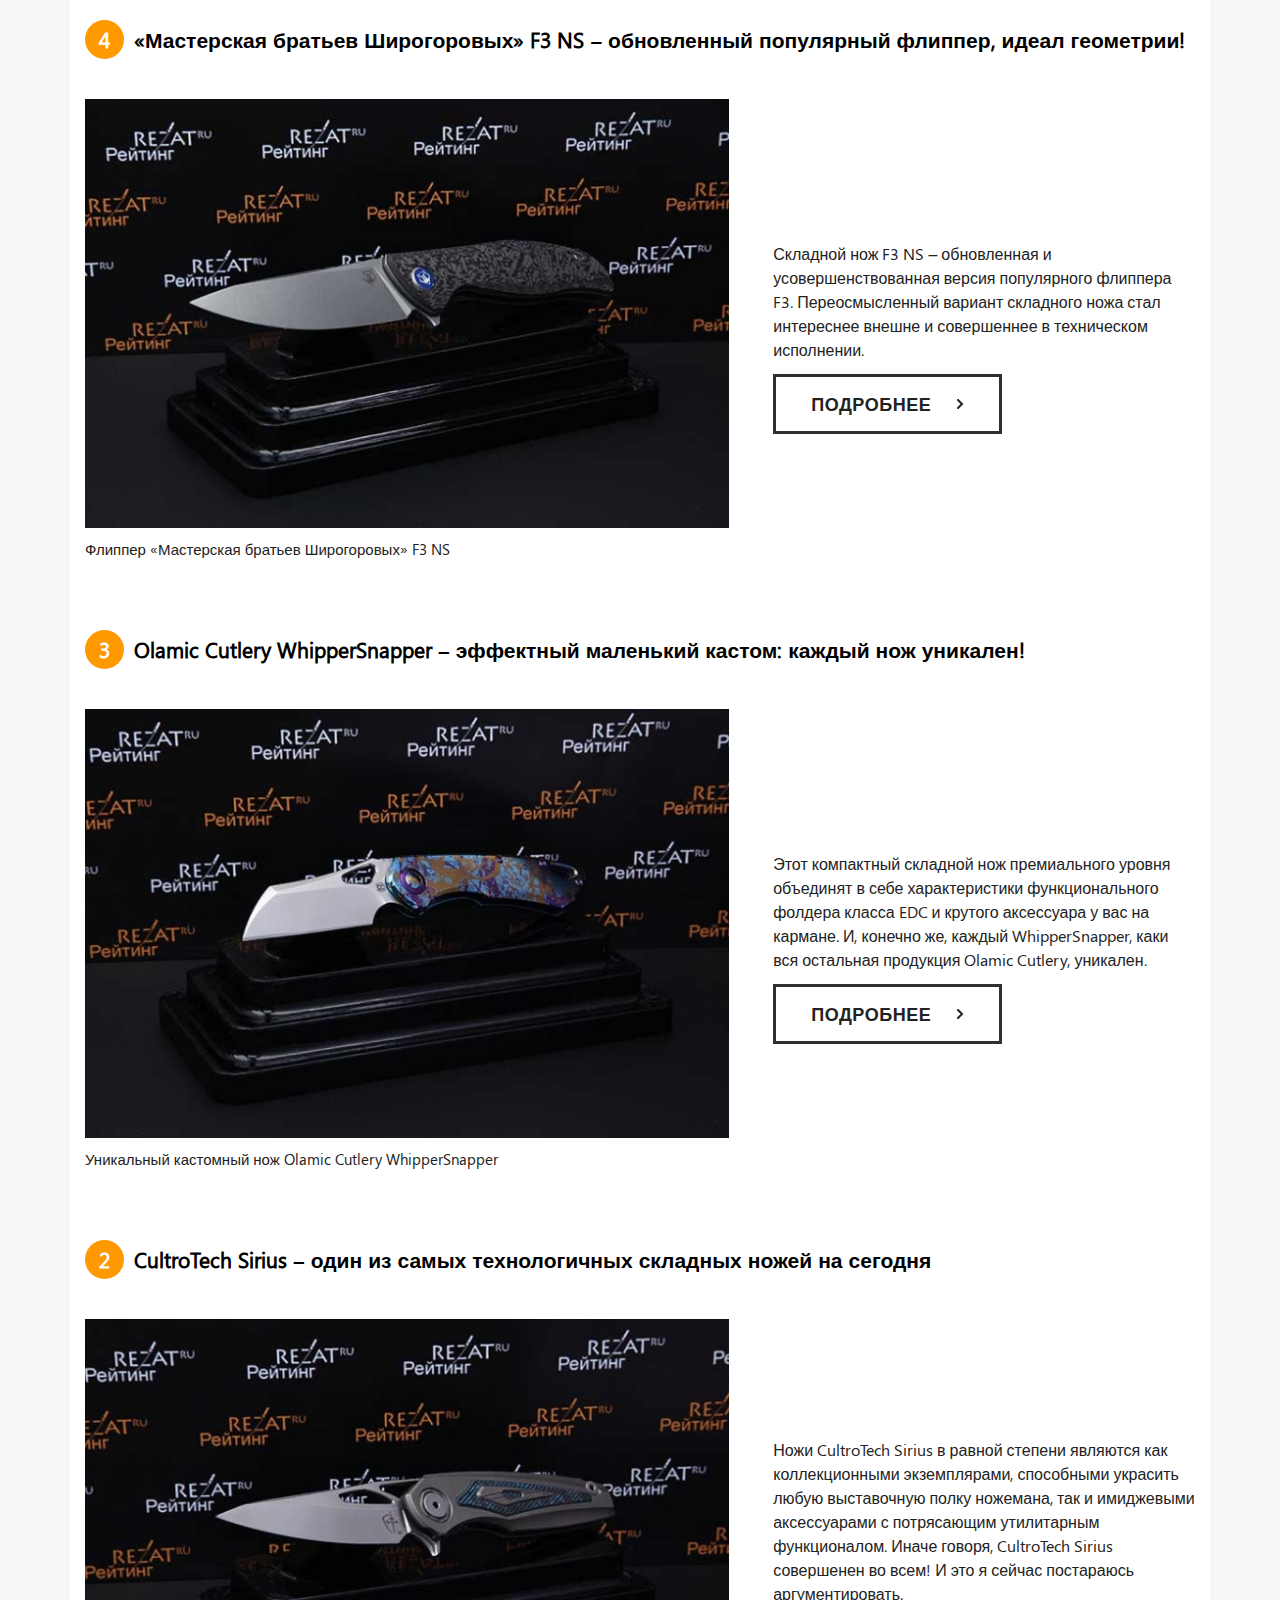
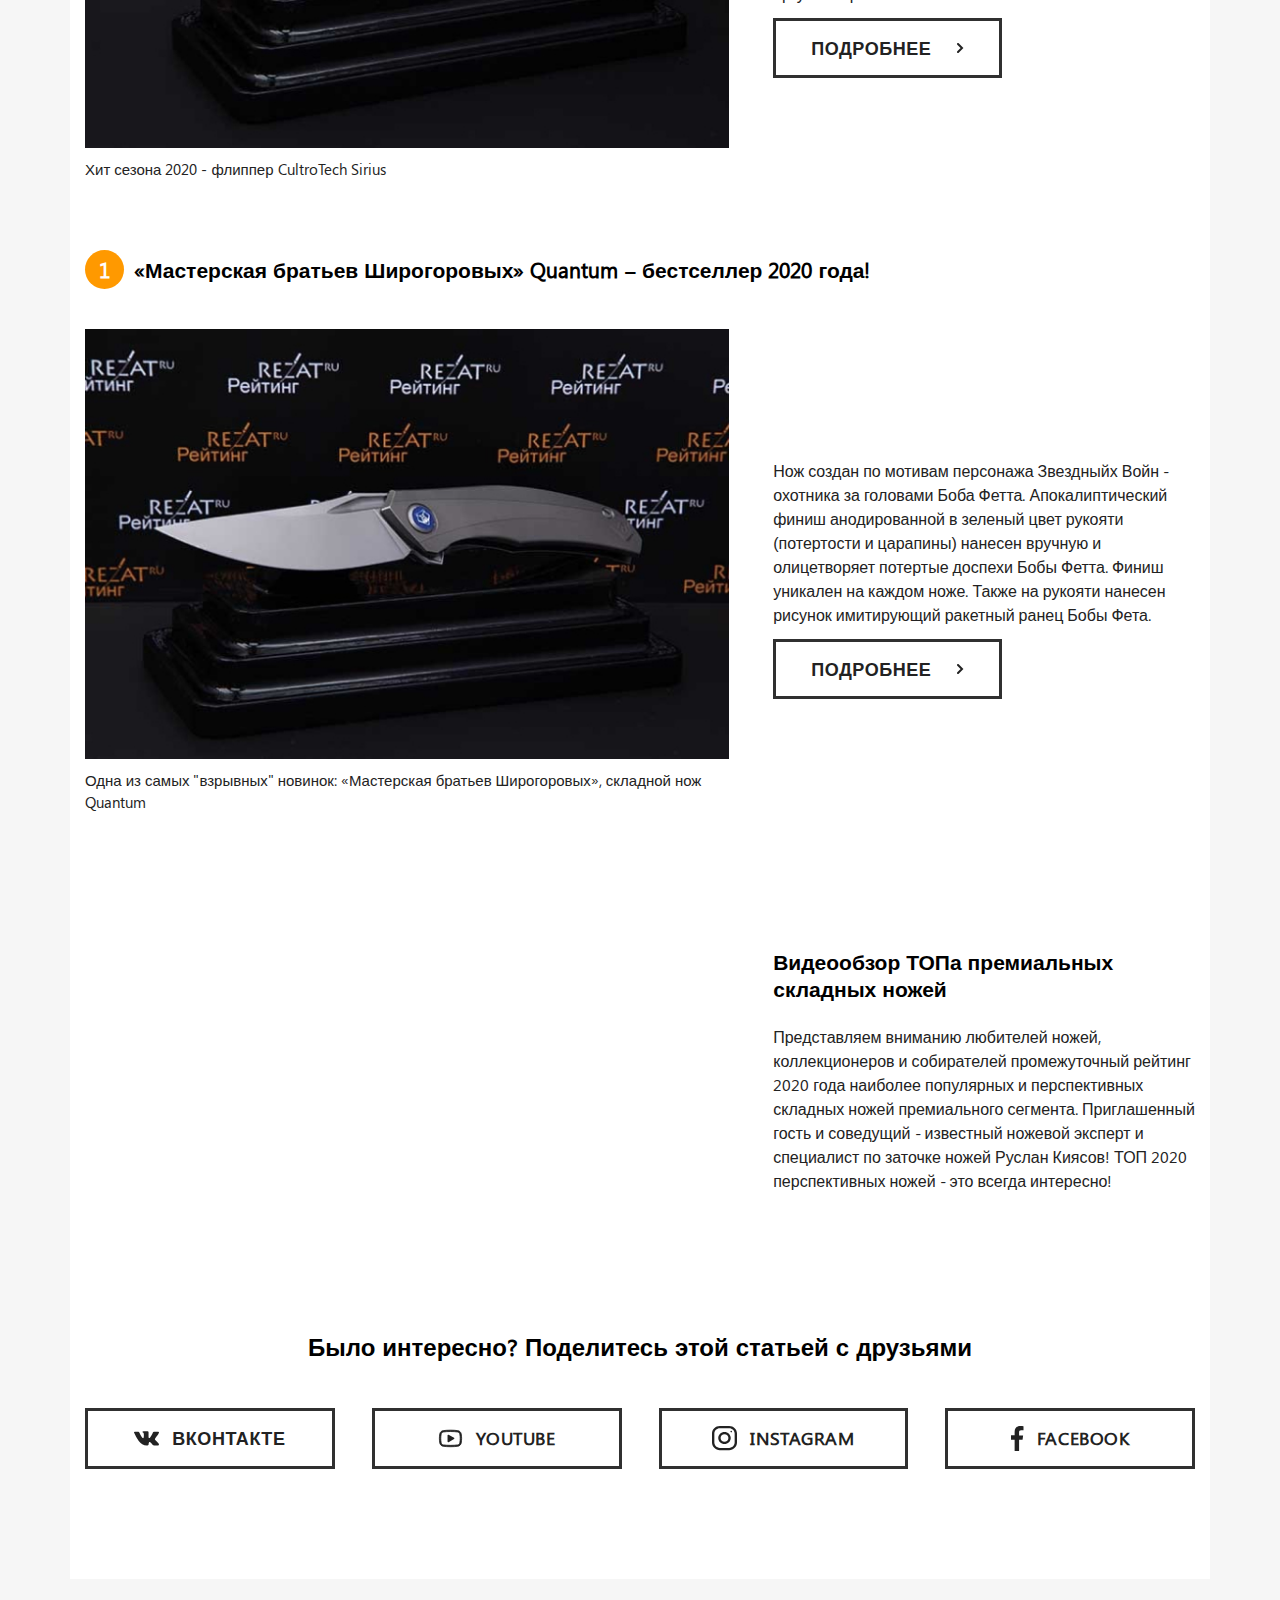
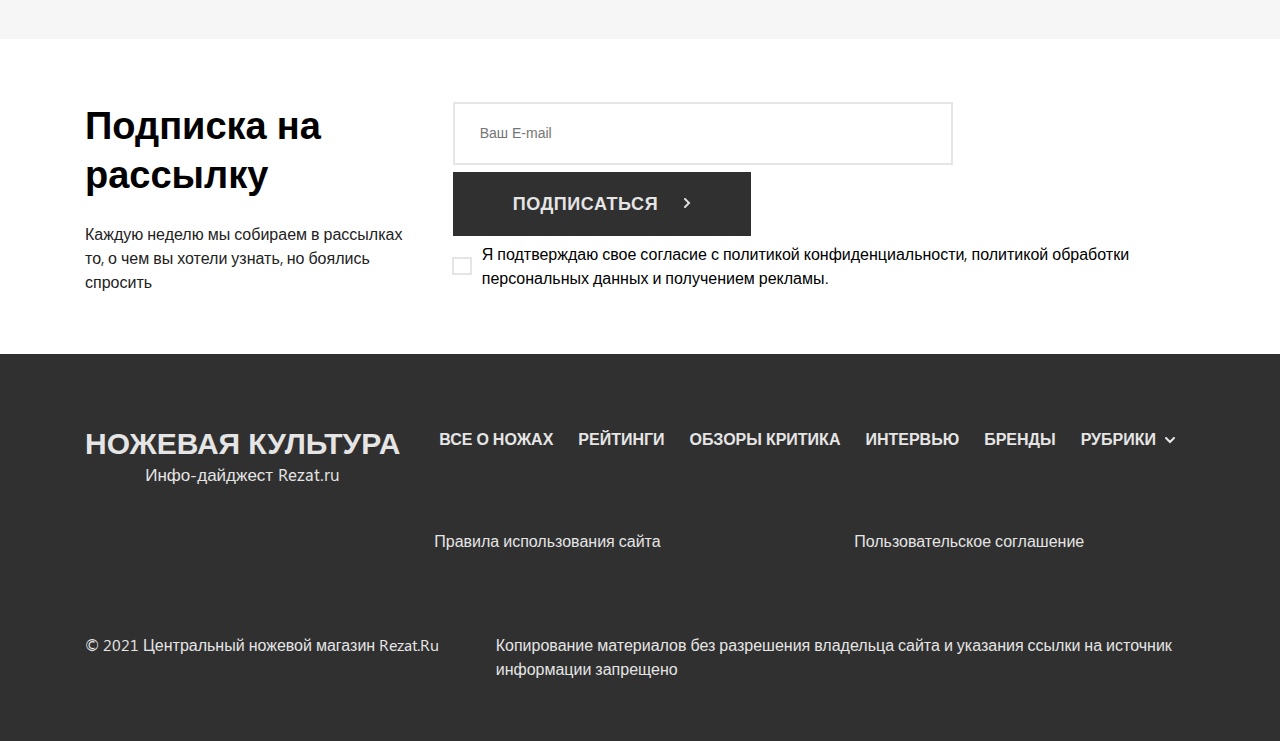
<file: top.html>
<!DOCTYPE html>
<html lang="ru">
  <head>
    <meta charset="UTF-8">
    <title></title>
    <meta name="viewport" content="width=device-width, initial-scale=1">
  <link rel="icon" href="favicon.ico"><script defer src="js/app.js"></script><link href="css/app.css" rel="stylesheet"></head>
  <body>
    <a href="#" class="nav-burger desktop-hide"><span></span></a>
    <div class="mobile-menu desktop-hide">
      <a href="#" class="header__login">
        <svg width="20" height="22" viewBox="0 0 20 22" fill="none" xmlns="http://www.w3.org/2000/svg">
        <path fill-rule="evenodd" clip-rule="evenodd" d="M13 5C13 6.65685 11.6569 8 10 8C8.34315 8 7 6.65685 7 5C7 3.34315 8.34315 2 10 2C11.6569 2 13 3.34315 13 5ZM15 5C15 7.76142 12.7614 10 10 10C7.23858 10 5 7.76142 5 5C5 2.23858 7.23858 0 10 0C12.7614 0 15 2.23858 15 5ZM2.25203 20C3.14012 16.5495 6.27232 14 10 14C13.7277 14 16.8599 16.5495 17.748 20H2.25203ZM10 12C14.8379 12 18.8734 15.4355 19.8 20C19.9311 20.6462 20 21.3151 20 22H18H2H0C0 21.3151 0.0688605 20.6462 0.200036 20C1.12658 15.4355 5.16208 12 10 12Z" fill="#222222"/>
        </svg>
        <span>Вход</span>
      </a>
      <ul class="nav-menu">
        <li class="nav-menu__item"><a href="#">все о ножах</a></li>
        <li class="nav-menu__item"><a href="#">рейтинги</a></li>
        <li class="nav-menu__item"><a href="#">обзоры критика</a></li>
        <li class="nav-menu__item"><a href="#">интервью</a></li>
        <li class="nav-menu__item"><a href="#">бренды</a></li>
        <li class="nav-menu__item"><a href="#">рубрики
          <svg width="10" height="7" viewBox="0 0 10 7" fill="none" xmlns="http://www.w3.org/2000/svg">
          <path d="M1 1L5 5L9 1" stroke="#FF9900" stroke-width="2" stroke-linecap="round"/>
          </svg>
        </a></li>
      </ul>
      <ul class="socials">
        <li class="socials__item"><a href="#" class="socials__item">
          <svg width="25" height="15" viewBox="0 0 25 15" fill="none" xmlns="http://www.w3.org/2000/svg">
          <path d="M23.9636 11.7098C23.2192 10.817 22.3433 10.0551 21.5145 9.24598C20.7668 8.51668 20.7197 8.09361 21.3207 7.25188C21.9767 6.3332 22.6822 5.44976 23.3441 4.53523C23.962 3.68054 24.5936 2.82819 24.9188 1.80484C25.125 1.15379 24.9426 0.866216 24.275 0.752223C24.1599 0.732274 24.041 0.731238 23.9239 0.731238L19.9629 0.726575C19.4751 0.719321 19.2054 0.932021 19.0329 1.36442C18.8 1.94889 18.5598 2.53284 18.2823 3.09685C17.6528 4.37564 16.9496 5.61168 15.9639 6.65834C15.7465 6.88918 15.5061 7.1809 15.1429 7.06069C14.6884 6.89488 14.5545 6.14615 14.562 5.89304L14.5581 1.32115C14.47 0.668024 14.3252 0.376824 13.6768 0.249878L9.56215 0.250655C9.01291 0.250655 8.73751 0.462837 8.44424 0.806369C8.27507 1.00482 8.22403 1.13358 8.5717 1.19939C9.25463 1.32892 9.63935 1.7709 9.74143 2.45564C9.90516 3.54971 9.89376 4.64818 9.79946 5.74666C9.77174 6.06739 9.71655 6.38735 9.58935 6.68684C9.39038 7.15758 9.06913 7.25344 8.6471 6.96379C8.26496 6.70161 7.99656 6.33165 7.73386 5.96014C6.74705 4.5658 5.95972 3.06213 5.31773 1.48204C5.13224 1.02555 4.81228 0.748855 4.32859 0.741342C3.14021 0.722429 1.95158 0.71932 0.763208 0.742378C0.0481628 0.75585 -0.165055 1.10301 0.126144 1.75121C1.42048 4.63031 2.86119 7.42935 4.74181 9.97916C5.70738 11.2877 6.81596 12.443 8.24812 13.2616C9.87122 14.1896 11.6184 14.4689 13.4586 14.3829C14.3203 14.3425 14.5791 14.1184 14.619 13.2596C14.646 12.672 14.7125 12.0878 15.0024 11.5598C15.2869 11.0416 15.7177 10.9429 16.2144 11.2652C16.4628 11.4266 16.6722 11.6321 16.8699 11.8486C17.3548 12.3792 17.8225 12.9259 18.3258 13.4386C18.9572 14.0811 19.7052 14.4606 20.6456 14.3832L24.2861 14.3839C24.8727 14.3456 25.1768 13.6264 24.84 12.9717C24.6035 12.5132 24.2931 12.1049 23.9636 11.7098Z" fill="#D7D7D7"/>
          </svg>
        </a></li>
        <li class="socials__item"><a href="#" class="socials__item">
          <svg width="25" height="21" viewBox="0 0 18 14" fill="none" xmlns="http://www.w3.org/2000/svg"><path d="M7.62611 4.28736C7.29478 4.09609 6.87012 4.32729 6.87012 4.70209V9.21002C6.87012 9.58675 7.29545 9.81473 7.62611 9.62539L11.5388 7.37465C11.8641 7.18725 11.8634 6.73259 11.5394 6.54454L7.62611 4.28736Z" fill="#D7D7D7"></path><mask id="path-2-outside-1" maskUnits="userSpaceOnUse" x="0" y="0" width="18" height="14" fill="black"><rect fill="white" width="18" height="14"></rect><path d="M14.2693 1.3338C11.1673 0.888734 6.834 0.888734 3.73067 1.3338C2.48933 1.51157 1.51133 2.45323 1.298 3.67571C0.900667 5.94484 0.900667 7.96792 1.298 10.2364C1.51133 11.4595 2.48933 12.4005 3.73067 12.5783C5.28533 12.8012 7.14667 12.9126 9.00733 12.9126C10.8647 12.9126 12.7213 12.8018 14.27 12.579C15.51 12.4012 16.4873 11.4602 16.702 10.2371C17.0993 7.96792 17.0993 5.94419 16.702 3.67507C16.4887 2.45323 15.5107 1.51157 14.2693 1.3338ZM15.716 10.076C15.574 10.885 14.934 11.5072 14.1227 11.6231C11.1107 12.0553 6.89733 12.0553 3.87733 11.6225C3.06533 11.5059 2.42467 10.8844 2.28333 10.0754C1.90067 7.88934 1.90067 6.02342 2.28333 3.83609C2.42533 3.02711 3.06533 2.40621 3.878 2.28898C5.386 2.07321 7.19333 1.96501 8.99933 1.96501C10.8067 1.96501 12.614 2.07321 14.122 2.28898C14.934 2.40556 15.5747 3.02711 15.716 3.83609C16.0987 6.02342 16.0987 7.88934 15.716 10.076Z"></path></mask><path d="M14.2693 1.3338C11.1673 0.888734 6.834 0.888734 3.73067 1.3338C2.48933 1.51157 1.51133 2.45323 1.298 3.67571C0.900667 5.94484 0.900667 7.96792 1.298 10.2364C1.51133 11.4595 2.48933 12.4005 3.73067 12.5783C5.28533 12.8012 7.14667 12.9126 9.00733 12.9126C10.8647 12.9126 12.7213 12.8018 14.27 12.579C15.51 12.4012 16.4873 11.4602 16.702 10.2371C17.0993 7.96792 17.0993 5.94419 16.702 3.67507C16.4887 2.45323 15.5107 1.51157 14.2693 1.3338ZM15.716 10.076C15.574 10.885 14.934 11.5072 14.1227 11.6231C11.1107 12.0553 6.89733 12.0553 3.87733 11.6225C3.06533 11.5059 2.42467 10.8844 2.28333 10.0754C1.90067 7.88934 1.90067 6.02342 2.28333 3.83609C2.42533 3.02711 3.06533 2.40621 3.878 2.28898C5.386 2.07321 7.19333 1.96501 8.99933 1.96501C10.8067 1.96501 12.614 2.07321 14.122 2.28898C14.934 2.40556 15.5747 3.02711 15.716 3.83609C16.0987 6.02342 16.0987 7.88934 15.716 10.076Z" fill="#D7D7D7"></path><path d="M14.2693 1.3338C11.1673 0.888734 6.834 0.888734 3.73067 1.3338C2.48933 1.51157 1.51133 2.45323 1.298 3.67571C0.900667 5.94484 0.900667 7.96792 1.298 10.2364C1.51133 11.4595 2.48933 12.4005 3.73067 12.5783C5.28533 12.8012 7.14667 12.9126 9.00733 12.9126C10.8647 12.9126 12.7213 12.8018 14.27 12.579C15.51 12.4012 16.4873 11.4602 16.702 10.2371C17.0993 7.96792 17.0993 5.94419 16.702 3.67507C16.4887 2.45323 15.5107 1.51157 14.2693 1.3338ZM15.716 10.076C15.574 10.885 14.934 11.5072 14.1227 11.6231C11.1107 12.0553 6.89733 12.0553 3.87733 11.6225C3.06533 11.5059 2.42467 10.8844 2.28333 10.0754C1.90067 7.88934 1.90067 6.02342 2.28333 3.83609C2.42533 3.02711 3.06533 2.40621 3.878 2.28898C5.386 2.07321 7.19333 1.96501 8.99933 1.96501C10.8067 1.96501 12.614 2.07321 14.122 2.28898C14.934 2.40556 15.5747 3.02711 15.716 3.83609C16.0987 6.02342 16.0987 7.88934 15.716 10.076Z" stroke="#D7D7D7" stroke-width="0.6" mask="url(#path-2-outside-1)"></path></svg>
        </a></li>
        <li class="socials__item"><a href="#" class="socials__item">
          <svg width="25" height="25" viewBox="0 0 25 25" fill="none" xmlns="http://www.w3.org/2000/svg">
          <path d="M12.4999 6.03931C9.0484 6.03931 6.25 8.74291 6.25 12.0775C6.25 15.4121 9.0484 18.1157 12.4999 18.1157C15.9514 18.1157 18.7498 15.4121 18.7498 12.0775C18.7498 8.74291 15.9514 6.03931 12.4999 6.03931ZM12.4999 15.8514C10.3468 15.8514 8.59372 14.1577 8.59372 12.0775C8.59372 9.99583 10.3468 8.30363 12.4999 8.30363C14.653 8.30363 16.4061 9.99583 16.4061 12.0775C16.4061 14.1577 14.653 15.8514 12.4999 15.8514Z" fill="#D7D7D7"/>
          <path d="M19.2156 6.3917C19.6756 6.3917 20.0485 6.031 20.0485 5.58605C20.0485 5.1411 19.6756 4.7804 19.2156 4.7804C18.7557 4.7804 18.3828 5.1411 18.3828 5.58605C18.3828 6.031 18.7557 6.3917 19.2156 6.3917Z" fill="#D7D7D7"/>
          <path d="M17.1872 0H7.81239C3.49839 0 0 3.37977 0 7.54751V16.6045C0 20.7722 3.49839 24.152 7.81239 24.152H17.1872C21.5012 24.152 24.9996 20.7722 24.9996 16.6045V7.54751C24.9996 3.37977 21.5012 0 17.1872 0ZM22.6559 16.6045C22.6559 19.5179 20.2028 21.8878 17.1872 21.8878H7.81239C4.7968 21.8878 2.34372 19.5179 2.34372 16.6045V7.54751C2.34372 4.63417 4.7968 2.26425 7.81239 2.26425H17.1872C20.2028 2.26425 22.6559 4.63417 22.6559 7.54751V16.6045Z" fill="#D7D7D7"/>
          </svg>
        </a></li>
        <li class="socials__item"><a href="#" class="socials__item">
          <svg width="13" height="25" viewBox="0 0 13 25" fill="none" xmlns="http://www.w3.org/2000/svg">
          <path d="M10.2186 4.15098H12.5009V0.176039C12.1071 0.121873 10.753 0 9.17591 0C5.88533 0 3.6312 2.06976 3.6312 5.87387V9.37486H0V13.8185H3.6312V24.9996H8.08321V13.8196H11.5675L12.1207 9.3759H8.08217V6.31449C8.08321 5.03013 8.42904 4.15098 10.2186 4.15098Z" fill="#D7D7D7"/>
          </svg>
        </a></li>
      </ul>
    </div>

    <header>
      <div class="container">
        <div class="header">
          <form action="#" class="header__search">
            <input type="text" placeholder="Поиск...">
            <svg width="19" height="23" viewBox="0 0 19 23" fill="none" xmlns="http://www.w3.org/2000/svg">
            <path fill-rule="evenodd" clip-rule="evenodd" d="M12.0428 13.8299C9.12585 15.7602 5.19638 14.9603 3.2661 12.0434C1.33582 9.1264 2.13568 5.19694 5.05264 3.26666C7.9696 1.33639 11.8991 2.13625 13.8293 5.05321C15.7596 7.97016 14.9598 11.8996 12.0428 13.8299ZM12.4298 15.9228C8.68714 17.8988 3.98306 16.7509 1.59822 13.1471C-0.941625 9.30896 0.110825 4.13862 3.94893 1.59878C7.78704 -0.941055 12.9574 0.111397 15.4972 3.9495C17.8184 7.45709 17.1392 12.0773 14.0756 14.7856L18.1678 20.9696C18.4726 21.4302 18.3463 22.0506 17.8857 22.3554C17.4251 22.6602 16.8047 22.5339 16.4999 22.0733L12.4298 15.9228Z" fill="#222222"/>
            </svg>
          </form>
          <div class="header__title">
            <h1>ножевая культура</h1>
            <h2>Инфо-дайджест Rezat.ru</h2>
          </div>
          <a href="#" class="header__login">
            <svg width="20" height="22" viewBox="0 0 20 22" fill="none" xmlns="http://www.w3.org/2000/svg">
            <path fill-rule="evenodd" clip-rule="evenodd" d="M13 5C13 6.65685 11.6569 8 10 8C8.34315 8 7 6.65685 7 5C7 3.34315 8.34315 2 10 2C11.6569 2 13 3.34315 13 5ZM15 5C15 7.76142 12.7614 10 10 10C7.23858 10 5 7.76142 5 5C5 2.23858 7.23858 0 10 0C12.7614 0 15 2.23858 15 5ZM2.25203 20C3.14012 16.5495 6.27232 14 10 14C13.7277 14 16.8599 16.5495 17.748 20H2.25203ZM10 12C14.8379 12 18.8734 15.4355 19.8 20C19.9311 20.6462 20 21.3151 20 22H18H2H0C0 21.3151 0.0688605 20.6462 0.200036 20C1.12658 15.4355 5.16208 12 10 12Z" fill="#222222"/>
            </svg>
            <span>Вход</span>
          </a>
        </div>
      </div>
    </header>
    
    <nav class="light-block mobile-hide">
      <div class="container">
        <ul class="nav-menu">
          <li class="nav-menu__item"><a href="#">все о ножах</a></li>
          <li class="nav-menu__item"><a href="#">рейтинги</a></li>
          <li class="nav-menu__item"><a href="#">обзоры критика</a></li>
          <li class="nav-menu__item"><a href="#">интервью</a></li>
          <li class="nav-menu__item"><a href="#">бренды</a></li>
          <li class="nav-menu__item"><a href="#">рубрики
            <svg width="10" height="7" viewBox="0 0 10 7" fill="none" xmlns="http://www.w3.org/2000/svg">
            <path d="M1 1L5 5L9 1" stroke="#FF9900" stroke-width="2" stroke-linecap="round"/>
            </svg>
          </a></li>
        </ul>
      </div>
    </nav>

    <section>
      <div class="container">
        <ul class="breadcrumbs">
          <li class="breadcrumbs__item">
            <a href="#">Главная</a>
          </li>
          <li class="breadcrumbs__item">
            <a href="#">Рейтинги</a>
          </li>
          <li class="breadcrumbs__item">
            ТОП 2020 премиальных складных ножей
          </li>
        </ul>
      </div>
    </section>

    <section class="content-wrap light-block pt-60 pb-60">
      <div class="container">
        <div class="content">
          <h2 class="content__title">ТОП 2020 премиальных складных ножей</h2>
          <div class="content-info">
            <div class="content-info__author">
              <div class="author__img">
                <img src="./images/content/author.jpg" alt="">
              </div>
              <div class="author__text">
                <p class="author__name">Автор: Соколов Дмитрий</p>
                <p class="author__date">23 декабря 2020</p>
              </div>
            </div>
            <div class="content-info__views">
              <svg width="20" height="12" viewBox="0 0 20 12" fill="none" xmlns="http://www.w3.org/2000/svg">
              <path d="M20 6C20 6 16.0751 12 10 12C3.92487 12 0 6 0 6C0 6 3.92487 0 10 0C16.0751 0 20 6 20 6Z" fill="#333333"/>
              <circle cx="10" cy="6" r="4" fill="#FFFDFD"/>
              <circle cx="10" cy="6" r="2" fill="#333333"/>
              </svg>
              <span class="views__count">
                <span>1,2</span>
                k
              </span>
            </div>
            <div class="content-info__comments">
              <svg width="21" height="15" viewBox="0 0 21 15" fill="none" xmlns="http://www.w3.org/2000/svg">
              <path d="M1 14H0V15H1V14ZM2 14V15H2.27698L2.5145 14.8575L2 14ZM5.33333 12V11H5.05635L4.81884 11.1425L5.33333 12ZM2 3C2 2.44772 2.44772 2 3 2V0C1.34315 0 0 1.34315 0 3H2ZM2 9V3H0V9H2ZM0 9V10H2V9H0ZM0 10V14H2V10H0ZM1 15H2V13H1V15ZM2.5145 14.8575L5.84783 12.8575L4.81884 11.1425L1.4855 13.1425L2.5145 14.8575ZM18 11H5.33333V13H18V11ZM19 10C19 10.5523 18.5523 11 18 11V13C19.6569 13 21 11.6569 21 10H19ZM19 3V10H21V3H19ZM18 2C18.5523 2 19 2.44772 19 3H21C21 1.34315 19.6569 0 18 0V2ZM3 2H18V0H3V2Z" fill="#333333"/>
              <circle cx="6" cy="7" r="1" fill="#333333"/>
              <circle cx="11" cy="7" r="1" fill="#333333"/>
              <circle cx="16" cy="7" r="1" fill="#333333"/>
              </svg>
              <span class="comments__count">
                4
              </span>
            </div>
            <div class="content-info__rubric">
              Рубрика: Рейтинги
            </div>
          </div>
          <p>Представляем вниманию ценителей ножей промежуточный рейтинг самых популярных и перспективных дорогих ножей первой половины 2020 года. Итоговый рейтинг года будет сформирован в декабре. Следите за нашими публикациями, пишите в отзывах свое мнение относительно ТОПов и принимайте активное участие в обсуждении ренйтингов! Мы ценим ваше мнение!</p>
          <div class="content-top">
            <h2 class="top__title">
              <span>8</span>
              Pro-Tech Malibu – оригинальный механический складной нож в лаконичном дизайне
            </h2>
            <div class="top-block">
              <div class="top-block__img">
                <img src="./images/content/top/8.jpg" alt="">
                <span>Складной нож Pro-Tech Malibu</span>
              </div>
              <div class="top-block__info">
                <p>Автоматический художественный складной нож Malibu Ultimate Custom представляет собой глубоко кастомизированную версию серийной модели Malibu. Модель Malibu получила свое название в честь популярного калифорнийского морского курорта Малибу. От базовой версии экземпляр Malibu Ultimate Custom отличается престижными материалами изготовления. </p>
                
                <a href="#" class="btn btn_transparent">
                  Подробнее
                  <span class="btn__arrow">
                    <svg width="7" height="10" viewBox="0 0 7 10" fill="none" xmlns="http://www.w3.org/2000/svg">
                    <path d="M1 9L5 5L1 1" stroke="#222222" stroke-width="2" stroke-linecap="round"/>
                    </svg>
                  </span>
                </a>
                
              </div>
            </div>
          </div>
          <div class="content-top">
            <h2 class="top__title">
              <span>7</span>
              Seraphim Knives Yakuza – настоящий русский кастом с характером!
            </h2>
            <div class="top-block">
              <div class="top-block__img">
                <img src="./images/content/top/7.jpg" alt="">
                <span>Складной нож Seraphim Knives Yakuza</span>
              </div>
              <div class="top-block__info">
                <p>В рамках этого проекта создаются прекрасные складные ножи премиального уровня, разработанные по собственному дизайну и воплощенные в сталь, композиты и дорогие отделочные материалы с особой любовью и тщанием.</p>
                <p>Модель Yakuza в полной мере демонстрирует высокий уровень мастерства авторов и скрупулезный подход к исполнению. Нож выполнен с использованием порошковой стали, титана, железного дерева, тимаскуса.</p>
                <a href="#" class="btn btn_transparent">
                  Подробнее
                  <span class="btn__arrow">
                    <svg width="7" height="10" viewBox="0 0 7 10" fill="none" xmlns="http://www.w3.org/2000/svg">
                    <path d="M1 9L5 5L1 1" stroke="#222222" stroke-width="2" stroke-linecap="round"/>
                    </svg>
                  </span>
                </a>
                
              </div>
            </div>
          </div>

          <div class="content-top">
            <h2 class="top__title">
              <span>6</span>
              N.L. Knives «Аурум» - авторский складной нож, выполненный с использованием уникальных техник!
            </h2>
            <div class="top-block">
              <div class="top-block__img">
                <img src="./images/content/top/6.jpg" alt="">
                <span>Коллекционный авторский нож N.L. Knives «Аурум»</span>
              </div>
              <div class="top-block__info">
                <p>Рождение каждого авторского ножа начинается с создания набросков карандашом. После этого рисуется полноценный эскиз в цвете при помощи карандашей и красок. Это позволяет увидеть будущий нож таким, каким его представил автор. Мастер учитывает каждый нюанс в восприятии ножа: расстановка композиции, цвета, стилистика исполнения. После создания эскиза начинается сложная и многоэтапная работа над изделием, на которую уходят месяцы.</p>
                <a href="#" class="btn btn_transparent">
                  Подробнее
                  <span class="btn__arrow">
                    <svg width="7" height="10" viewBox="0 0 7 10" fill="none" xmlns="http://www.w3.org/2000/svg">
                    <path d="M1 9L5 5L1 1" stroke="#222222" stroke-width="2" stroke-linecap="round"/>
                    </svg>
                  </span>
                </a>
                
              </div>
            </div>
          </div>

          <div class="content-top">
            <h2 class="top__title">
              <span>5</span>
              Microtech Ultratech Bounty Hunter – культовый фронтальный автомат от Энтони Марфионе в кастомном исполнении
            </h2>
            <div class="top-block">
              <div class="top-block__img">
                <img src="./images/content/top/5.jpg" alt="">
                <span>Кастомный автоматический складной нож Microtech Ultratech Bounty Hunter</span>
              </div>
              <div class="top-block__info">
                <p>Нож создан по мотивам персонажа Звездныйх Войн - охотника за головами Боба Фетта. Апокалиптический финиш анодированной в зеленый цвет рукояти (потертости и царапины) нанесен вручную и олицетворяет потертые доспехи Бобы Фетта. Финиш уникален на каждом ноже. Также на рукояти нанесен рисунок имитирующий ракетный ранец Бобы Фета.</p>
                <a href="#" class="btn btn_transparent">
                  Подробнее
                  <span class="btn__arrow">
                    <svg width="7" height="10" viewBox="0 0 7 10" fill="none" xmlns="http://www.w3.org/2000/svg">
                    <path d="M1 9L5 5L1 1" stroke="#222222" stroke-width="2" stroke-linecap="round"/>
                    </svg>
                  </span>
                </a>
                
              </div>
            </div>
          </div>

          <div class="content-top">
            <h2 class="top__title">
              <span>4</span>
              «Мастерская братьев Широгоровых» F3 NS – обновленный популярный флиппер, идеал геометрии!
            </h2>
            <div class="top-block">
              <div class="top-block__img">
                <img src="./images/content/top/4.jpg" alt="">
                <span>Флиппер «Мастерская братьев Широгоровых» F3 NS</span>
              </div>
              <div class="top-block__info">
                <p>Складной нож F3 NS – обновленная и усовершенствованная версия популярного флиппера F3. Переосмысленный вариант складного ножа стал интереснее внешне и совершеннее в техническом исполнении.</p>
                <a href="#" class="btn btn_transparent">
                  Подробнее
                  <span class="btn__arrow">
                    <svg width="7" height="10" viewBox="0 0 7 10" fill="none" xmlns="http://www.w3.org/2000/svg">
                    <path d="M1 9L5 5L1 1" stroke="#222222" stroke-width="2" stroke-linecap="round"/>
                    </svg>
                  </span>
                </a>
                
              </div>
            </div>
          </div>

          <div class="content-top">
            <h2 class="top__title">
              <span>3</span>
              Olamic Cutlery WhipperSnapper – эффектный маленький кастом: каждый нож уникален!
            </h2>
            <div class="top-block">
              <div class="top-block__img">
                <img src="./images/content/top/3.jpg" alt="">
                <span>Уникальный кастомный нож Olamic Cutlery WhipperSnapper</span>
              </div>
              <div class="top-block__info">
                <p>Этот компактный складной нож премиального уровня объединят в себе характеристики функционального фолдера класса EDC и крутого аксессуара у вас на кармане. И, конечно же, каждый WhipperSnapper, каки вся остальная продукция Olamic Cutlery, уникален.</p>
                <a href="#" class="btn btn_transparent">
                  Подробнее
                  <span class="btn__arrow">
                    <svg width="7" height="10" viewBox="0 0 7 10" fill="none" xmlns="http://www.w3.org/2000/svg">
                    <path d="M1 9L5 5L1 1" stroke="#222222" stroke-width="2" stroke-linecap="round"/>
                    </svg>
                  </span>
                </a>
                
              </div>
            </div>
          </div>

          <div class="content-top">
            <h2 class="top__title">
              <span>2</span>
              CultroTech Sirius – один из самых технологичных складных ножей на сегодня
            </h2>
            <div class="top-block">
              <div class="top-block__img">
                <img src="./images/content/top/2.jpg" alt="">
                <span>Хит сезона 2020 - флиппер CultroTech Sirius</span>
              </div>
              <div class="top-block__info">
                <p>Ножи CultroTech Sirius в равной степени являются как коллекционными экземплярами, способными украсить любую выставочную полку ножемана, так и имиджевыми аксессуарами с потрясающим утилитарным функционалом. Иначе говоря, CultroTech Sirius совершенен во всем! И это я сейчас постараюсь аргументировать.</p>
                <a href="#" class="btn btn_transparent">
                  Подробнее
                  <span class="btn__arrow">
                    <svg width="7" height="10" viewBox="0 0 7 10" fill="none" xmlns="http://www.w3.org/2000/svg">
                    <path d="M1 9L5 5L1 1" stroke="#222222" stroke-width="2" stroke-linecap="round"/>
                    </svg>
                  </span>
                </a>
                
              </div>
            </div>
          </div>

          <div class="content-top">
            <h2 class="top__title">
              <span>1</span>
              «Мастерская братьев Широгоровых» Quantum – бестселлер 2020 года!
            </h2>
            <div class="top-block">
              <div class="top-block__img">
                <img src="./images/content/top/1.jpg" alt="">
                <span>Одна из самых "взрывных" новинок: «Мастерская братьев Широгоровых», складной нож Quantum</span>
              </div>
              <div class="top-block__info">
                <p>Нож создан по мотивам персонажа Звездныйх Войн - охотника за головами Боба Фетта. Апокалиптический финиш анодированной в зеленый цвет рукояти (потертости и царапины) нанесен вручную и олицетворяет потертые доспехи Бобы Фетта. Финиш уникален на каждом ноже. Также на рукояти нанесен рисунок имитирующий ракетный ранец Бобы Фета.</p>
                <a href="#" class="btn btn_transparent">
                  Подробнее
                  <span class="btn__arrow">
                    <svg width="7" height="10" viewBox="0 0 7 10" fill="none" xmlns="http://www.w3.org/2000/svg">
                    <path d="M1 9L5 5L1 1" stroke="#222222" stroke-width="2" stroke-linecap="round"/>
                    </svg>
                  </span>
                </a>
                
              </div>
            </div>
          </div>

          <div class="content-video">
            <div class="video">
              <iframe width="658" height="370" src="https://www.youtube.com/embed/x9qhWqi3Mk0" title="YouTube video player" frameborder="0" allow="accelerometer; autoplay; clipboard-write; encrypted-media; gyroscope; picture-in-picture" allowfullscreen></iframe>
            </div>
            <div class="content-video__info">
              <h2>Видеообзор ТОПа премиальных складных ножей</h2>
              <p>Представляем вниманию любителей ножей, коллекционеров и собирателей промежуточный рейтинг 2020 года наиболее популярных и перспективных складных ножей премиального сегмента. Приглашенный гость и соведущий -  известный ножевой эксперт и специалист по заточке ножей Руслан Киясов! ТОП 2020 перспективных ножей - это всегда интересно!</p>
            </div>
          </div>

          <div class="socials-btns-wrap">
            <h2>Было интересно? Поделитесь этой статьей с друзьями</h2>
            <div class="socials-btns">
              <a href="#" class="btn btn_transparent socials-btns__item socials-btns__item_vk">
                <svg width="25" height="15" viewBox="0 0 25 15" fill="none" xmlns="http://www.w3.org/2000/svg">
                <path d="M23.9636 11.7098C23.2192 10.817 22.3433 10.0551 21.5145 9.24598C20.7668 8.51668 20.7197 8.09361 21.3207 7.25188C21.9767 6.3332 22.6822 5.44976 23.3441 4.53523C23.962 3.68054 24.5936 2.82819 24.9188 1.80484C25.125 1.15379 24.9426 0.866216 24.275 0.752223C24.1599 0.732274 24.041 0.731238 23.9239 0.731238L19.9629 0.726575C19.4751 0.719321 19.2054 0.932021 19.0329 1.36442C18.8 1.94889 18.5598 2.53284 18.2823 3.09685C17.6528 4.37564 16.9496 5.61168 15.9639 6.65834C15.7465 6.88918 15.5061 7.1809 15.1429 7.06069C14.6884 6.89488 14.5545 6.14615 14.562 5.89304L14.5581 1.32115C14.47 0.668024 14.3252 0.376824 13.6768 0.249878L9.56215 0.250655C9.01291 0.250655 8.73751 0.462837 8.44424 0.806369C8.27507 1.00482 8.22403 1.13358 8.5717 1.19939C9.25463 1.32892 9.63935 1.7709 9.74143 2.45564C9.90516 3.54971 9.89376 4.64818 9.79946 5.74666C9.77174 6.06739 9.71655 6.38735 9.58935 6.68684C9.39038 7.15758 9.06913 7.25344 8.6471 6.96379C8.26496 6.70161 7.99656 6.33165 7.73386 5.96014C6.74705 4.5658 5.95972 3.06213 5.31773 1.48204C5.13224 1.02555 4.81228 0.748855 4.32859 0.741342C3.14021 0.722429 1.95158 0.71932 0.763208 0.742378C0.0481628 0.75585 -0.165055 1.10301 0.126144 1.75121C1.42048 4.63031 2.86119 7.42935 4.74181 9.97916C5.70738 11.2877 6.81596 12.443 8.24812 13.2616C9.87122 14.1896 11.6184 14.4689 13.4586 14.3829C14.3203 14.3425 14.5791 14.1184 14.619 13.2596C14.646 12.672 14.7125 12.0878 15.0024 11.5598C15.2869 11.0416 15.7177 10.9429 16.2144 11.2652C16.4628 11.4266 16.6722 11.6321 16.8699 11.8486C17.3548 12.3792 17.8225 12.9259 18.3258 13.4386C18.9572 14.0811 19.7052 14.4606 20.6456 14.3832L24.2861 14.3839C24.8727 14.3456 25.1768 13.6264 24.84 12.9717C24.6035 12.5132 24.2931 12.1049 23.9636 11.7098Z" fill="#222222"/>
                </svg>
                Вконтакте
              </a>
              <a href="#" class="btn btn_transparent socials-btns__item socials-btns__item_yt">
                <svg width="25" height="21" viewBox="0 0 18 14" fill="none" xmlns="http://www.w3.org/2000/svg"><path d="M7.62611 4.28736C7.29478 4.09609 6.87012 4.32729 6.87012 4.70209V9.21002C6.87012 9.58675 7.29545 9.81473 7.62611 9.62539L11.5388 7.37465C11.8641 7.18725 11.8634 6.73259 11.5394 6.54454L7.62611 4.28736Z" fill="#222222"></path><mask id="path-2-outside-1" maskUnits="userSpaceOnUse" x="0" y="0" width="18" height="14" fill="black"><rect fill="white" width="18" height="14"></rect><path d="M14.2693 1.3338C11.1673 0.888734 6.834 0.888734 3.73067 1.3338C2.48933 1.51157 1.51133 2.45323 1.298 3.67571C0.900667 5.94484 0.900667 7.96792 1.298 10.2364C1.51133 11.4595 2.48933 12.4005 3.73067 12.5783C5.28533 12.8012 7.14667 12.9126 9.00733 12.9126C10.8647 12.9126 12.7213 12.8018 14.27 12.579C15.51 12.4012 16.4873 11.4602 16.702 10.2371C17.0993 7.96792 17.0993 5.94419 16.702 3.67507C16.4887 2.45323 15.5107 1.51157 14.2693 1.3338ZM15.716 10.076C15.574 10.885 14.934 11.5072 14.1227 11.6231C11.1107 12.0553 6.89733 12.0553 3.87733 11.6225C3.06533 11.5059 2.42467 10.8844 2.28333 10.0754C1.90067 7.88934 1.90067 6.02342 2.28333 3.83609C2.42533 3.02711 3.06533 2.40621 3.878 2.28898C5.386 2.07321 7.19333 1.96501 8.99933 1.96501C10.8067 1.96501 12.614 2.07321 14.122 2.28898C14.934 2.40556 15.5747 3.02711 15.716 3.83609C16.0987 6.02342 16.0987 7.88934 15.716 10.076Z"></path></mask><path d="M14.2693 1.3338C11.1673 0.888734 6.834 0.888734 3.73067 1.3338C2.48933 1.51157 1.51133 2.45323 1.298 3.67571C0.900667 5.94484 0.900667 7.96792 1.298 10.2364C1.51133 11.4595 2.48933 12.4005 3.73067 12.5783C5.28533 12.8012 7.14667 12.9126 9.00733 12.9126C10.8647 12.9126 12.7213 12.8018 14.27 12.579C15.51 12.4012 16.4873 11.4602 16.702 10.2371C17.0993 7.96792 17.0993 5.94419 16.702 3.67507C16.4887 2.45323 15.5107 1.51157 14.2693 1.3338ZM15.716 10.076C15.574 10.885 14.934 11.5072 14.1227 11.6231C11.1107 12.0553 6.89733 12.0553 3.87733 11.6225C3.06533 11.5059 2.42467 10.8844 2.28333 10.0754C1.90067 7.88934 1.90067 6.02342 2.28333 3.83609C2.42533 3.02711 3.06533 2.40621 3.878 2.28898C5.386 2.07321 7.19333 1.96501 8.99933 1.96501C10.8067 1.96501 12.614 2.07321 14.122 2.28898C14.934 2.40556 15.5747 3.02711 15.716 3.83609C16.0987 6.02342 16.0987 7.88934 15.716 10.076Z" fill="#222222"></path><path d="M14.2693 1.3338C11.1673 0.888734 6.834 0.888734 3.73067 1.3338C2.48933 1.51157 1.51133 2.45323 1.298 3.67571C0.900667 5.94484 0.900667 7.96792 1.298 10.2364C1.51133 11.4595 2.48933 12.4005 3.73067 12.5783C5.28533 12.8012 7.14667 12.9126 9.00733 12.9126C10.8647 12.9126 12.7213 12.8018 14.27 12.579C15.51 12.4012 16.4873 11.4602 16.702 10.2371C17.0993 7.96792 17.0993 5.94419 16.702 3.67507C16.4887 2.45323 15.5107 1.51157 14.2693 1.3338ZM15.716 10.076C15.574 10.885 14.934 11.5072 14.1227 11.6231C11.1107 12.0553 6.89733 12.0553 3.87733 11.6225C3.06533 11.5059 2.42467 10.8844 2.28333 10.0754C1.90067 7.88934 1.90067 6.02342 2.28333 3.83609C2.42533 3.02711 3.06533 2.40621 3.878 2.28898C5.386 2.07321 7.19333 1.96501 8.99933 1.96501C10.8067 1.96501 12.614 2.07321 14.122 2.28898C14.934 2.40556 15.5747 3.02711 15.716 3.83609C16.0987 6.02342 16.0987 7.88934 15.716 10.076Z" stroke="#222222" stroke-width="0.6" mask="url(#path-2-outside-1)"></path></svg>
                Youtube
              </a>
              <a href="#" class="btn btn_transparent socials-btns__item socials-btns__item_ig">
                <svg width="25" height="25" viewBox="0 0 25 25" fill="none" xmlns="http://www.w3.org/2000/svg">
                <path d="M12.4999 6.03931C9.0484 6.03931 6.25 8.74291 6.25 12.0775C6.25 15.4121 9.0484 18.1157 12.4999 18.1157C15.9514 18.1157 18.7498 15.4121 18.7498 12.0775C18.7498 8.74291 15.9514 6.03931 12.4999 6.03931ZM12.4999 15.8514C10.3468 15.8514 8.59372 14.1577 8.59372 12.0775C8.59372 9.99583 10.3468 8.30363 12.4999 8.30363C14.653 8.30363 16.4061 9.99583 16.4061 12.0775C16.4061 14.1577 14.653 15.8514 12.4999 15.8514Z" fill="#222222"/>
                <path d="M19.2156 6.3917C19.6756 6.3917 20.0485 6.031 20.0485 5.58605C20.0485 5.1411 19.6756 4.7804 19.2156 4.7804C18.7557 4.7804 18.3828 5.1411 18.3828 5.58605C18.3828 6.031 18.7557 6.3917 19.2156 6.3917Z" fill="#222222"/>
                <path d="M17.1872 0H7.81239C3.49839 0 0 3.37977 0 7.54751V16.6045C0 20.7722 3.49839 24.152 7.81239 24.152H17.1872C21.5012 24.152 24.9996 20.7722 24.9996 16.6045V7.54751C24.9996 3.37977 21.5012 0 17.1872 0ZM22.6559 16.6045C22.6559 19.5179 20.2028 21.8878 17.1872 21.8878H7.81239C4.7968 21.8878 2.34372 19.5179 2.34372 16.6045V7.54751C2.34372 4.63417 4.7968 2.26425 7.81239 2.26425H17.1872C20.2028 2.26425 22.6559 4.63417 22.6559 7.54751V16.6045Z" fill="#222222"/>
                </svg>
                instagram
              </a>
              <a href="#" class="btn btn_transparent socials-btns__item socials-btns__item_fb">
                <svg width="13" height="25" viewBox="0 0 13 25" fill="none" xmlns="http://www.w3.org/2000/svg">
                <path d="M10.2186 4.15098H12.5009V0.176039C12.1071 0.121873 10.753 0 9.17591 0C5.88533 0 3.6312 2.06976 3.6312 5.87387V9.37486H0V13.8185H3.6312V24.9996H8.08321V13.8196H11.5675L12.1207 9.3759H8.08217V6.31449C8.08321 5.03013 8.42904 4.15098 10.2186 4.15098Z" fill="#222222"/>
                </svg>
                facebook
              </a>
            </div>
          </div>
        </div>
      </div>
    </section>

    <section class="pt-60 pb-60">
      <div class="container">
        <form action="#" class="subscribe">
          <div class="subscribe-info">
            <h2 class="subscribe__title">
              Подписка на рассылку
            </h2>
            <p class="subscribe__text">
              Каждую неделю мы собираем в рассылках то, о чем вы хотели узнать, но боялись спросить
            </p>
          </div>
          <div class="subscribe-btns">
            <input class="subscribe__email" type="email" placeholder="Ваш E-mail" required='required'>
            <button class="btn subscribe__submit" type="submit">
              подписаться
              <span class="btn__arrow">
                <svg width="7" height="10" viewBox="0 0 7 10" fill="none" xmlns="http://www.w3.org/2000/svg">
                <path d="M1 9L5 5L1 1" stroke="#DEDEDE" stroke-width="2" stroke-linecap="round"/>
                </svg>
              </span>
            </button>
            <div class="subscribe__confirm">
              <input type="checkbox" name="confirm" id="confirm" required='required' class="custom-checkbox">
              <label for="confirm">
                Я подтверждаю свое согласие с политикой конфиденциальности, политикой обработки персональных данных и получением рекламы.
              </label>
            </div>
          </div>
        </form>
      </div>
    </section>
    <footer class="footer-wrap pb-60">
      <div class="container">
        <div class="footer-top">
          <div class="footer__title mobile-hide">
            <h2>ножевая культура</h2>
            <p>Инфо-дайджест Rezat.ru</p>
          </div>
          <div class="footer__nav">
            <ul class="nav-menu">
              <li class="nav-menu__item"><a href="#">все о ножах</a></li>
              <li class="nav-menu__item"><a href="#">рейтинги</a></li>
              <li class="nav-menu__item"><a href="#">обзоры критика</a></li>
              <li class="nav-menu__item"><a href="#">интервью</a></li>
              <li class="nav-menu__item"><a href="#">бренды</a></li>
              <li class="nav-menu__item"><a href="#">рубрики
                <svg width="10" height="7" viewBox="0 0 10 7" fill="none" xmlns="http://www.w3.org/2000/svg">
                <path d="M1 1L5 5L9 1" stroke="#E5E5E5" stroke-width="2" stroke-linecap="round"/>
                </svg>
              </a></li>
            </ul>
            <div class="footer__rules">
              <a href="#">Правила использования сайта</a>
              <a href="#">Пользовательское соглашение</a>
            </div>
          </div>
        </div>
        <div class="footer-bottom">
          <p>© 2021 Центральный ножевой магазин Rezat.Ru</p>
          <p>Копирование материалов без разрешения владельца сайта и указания ссылки на источник информации запрещено</p>
        </div>
      </div>
    </footer>
  </body>
</html>
</file>
<file: css/app.css>
/*!***********************************************************************!*\
  !*** css ./node_modules/css-loader/dist/cjs.js!./src/slick/slick.css ***!
  \***********************************************************************/
/* Slider */
.slick-slider
{
    position: relative;

    display: block;
    box-sizing: border-box;

    -webkit-user-select: none;
       -moz-user-select: none;
        -ms-user-select: none;
            user-select: none;

    -webkit-touch-callout: none;
    -khtml-user-select: none;
    -ms-touch-action: pan-y;
        touch-action: pan-y;
    -webkit-tap-highlight-color: transparent;
}

.slick-list
{
    position: relative;

    display: block;
    overflow: hidden;

    margin: 0;
    padding: 0;
}
.slick-list:focus
{
    outline: none;
}
.slick-list.dragging
{
    cursor: pointer;
    cursor: hand;
}

.slick-slider .slick-track,
.slick-slider .slick-list
{
    -webkit-transform: translate3d(0, 0, 0);
       -moz-transform: translate3d(0, 0, 0);
        -ms-transform: translate3d(0, 0, 0);
         -o-transform: translate3d(0, 0, 0);
            transform: translate3d(0, 0, 0);
}

.slick-track
{
    position: relative;
    top: 0;
    left: 0;

    display: block;
    margin-left: auto;
    margin-right: auto;
}
.slick-track:before,
.slick-track:after
{
    display: table;

    content: '';
}
.slick-track:after
{
    clear: both;
}
.slick-loading .slick-track
{
    visibility: hidden;
}

.slick-slide
{
    display: none;
    float: left;

    height: 100%;
    min-height: 1px;
}
[dir='rtl'] .slick-slide
{
    float: right;
}
.slick-slide img
{
    display: block;
}
.slick-slide.slick-loading img
{
    display: none;
}
.slick-slide.dragging img
{
    pointer-events: none;
}
.slick-initialized .slick-slide
{
    display: block;
}
.slick-loading .slick-slide
{
    visibility: hidden;
}
.slick-vertical .slick-slide
{
    display: block;

    height: auto;

    border: 1px solid transparent;
}
.slick-arrow.slick-hidden {
    display: none;
}

/*!******************************************************************************************************************************************************!*\
  !*** css ./node_modules/css-loader/dist/cjs.js!./node_modules/postcss-loader/dist/cjs.js!./node_modules/sass-loader/dist/cjs.js!./src/scss/app.scss ***!
  \******************************************************************************************************************************************************/
/* By Athlon Front-End Team */
/* Core variables */
/* CSS Reset */
html,
body,
div,
span,
applet,
object,
iframe,
h1,
h2,
h3,
h4,
h5,
h6,
p,
blockquote,
pre,
a,
abbr,
acronym,
address,
big,
cite,
code,
del,
dfn,
em,
img,
ins,
kbd,
q,
s,
samp,
small,
strike,
strong,
tt,
var,
b,
u,
i,
center,
dl,
dt,
dd,
ol,
ul,
li,
fieldset,
form,
label,
legend,
table,
caption,
tbody,
tfoot,
thead,
tr,
th,
td,
article,
aside,
canvas,
details,
embed,
figure,
figcaption,
footer,
header,
hgroup,
menu,
nav,
output,
ruby,
section,
summary,
time,
mark,
audio,
video {
  border: none;
  font: inherit;
  font-size: 100%;
  margin: 0;
  padding: 0;
  vertical-align: baseline;
}

html {
  -webkit-box-sizing: border-box;
          box-sizing: border-box;
}

*,
*:before,
*:after {
  -webkit-box-sizing: inherit;
          box-sizing: inherit;
}

article,
aside,
details,
figcaption,
figure,
footer,
header,
hgroup,
main,
nav,
section,
summary,
main {
  display: block;
}

audio,
canvas,
video {
  display: inline-block;
}

body {
  margin: 0;
}

ul {
  list-style-type: none;
}

a {
  background: transparent;
  text-decoration: none;
}

button,
input {
  line-height: normal;
}

input[type=search] {
  -webkit-appearance: textfield;
}

input[type=search]::-webkit-search-decoration,
input[type=search]::-webkit-search-cancel-button {
  -webkit-appearance: none;
}

button::-moz-focus-inner,
input::-moz-focus-inner {
  border: 0;
  padding: 0;
}

textarea {
  overflow: auto;
  vertical-align: top;
}

img {
  display: block;
  max-width: 100%;
  height: auto;
}

textarea:focus,
input:focus {
  outline: 0;
}

input {
  margin: 0;
  padding: 0;
  -webkit-appearance: none;
     -moz-appearance: none;
          appearance: none;
}

/* CSS print */
/**
 * Print Stylesheet
*/
@media print {
  @page {
    margin: 1cm;
  }
  body {
    background: #ffffff;
    color: #000000;
  }

  a {
    page-break-inside: avoid;
  }

  blockquote {
    page-break-inside: avoid;
  }

  table,
pre {
    page-break-inside: avoid;
  }

  ul, ol, dl {
    page-break-before: avoid;
  }
}
/* Fonts */
/**
 * Fonts
*/
@font-face {
  font-family: "SegoeUI";
  src: url(../images/design/SegoeUI.810d18.eot) format("eot"), url(../images/design/SegoeUI.40dea9.woff) format("woff"), url(../images/design/SegoeUI.97dd59.ttf) format("truetype");
  font-style: normal;
}
@font-face {
  font-family: "Segoe UI";
  src: url(../images/design/SegoeUI-bold.d3ba5a.eot) format("eot"), url(../images/design/SegoeUI-bold.690474.woff) format("woff"), url(../images/design/SegoeUI-bold.d67ed8.ttf) format("truetype");
  font-style: normal;
  font-weight: bold;
}
@font-face {
  font-family: "Segoe UI";
  src: url(../images/design/SegoeUI-SemiBold.ee8cf2.eot) format("eot"), url(../images/design/SegoeUI-SemiBold.3f4ebc.woff) format("woff"), url(../images/design/SegoeUI-SemiBold.42e60b.ttf) format("truetype");
  font-style: normal;
  font-weight: 600;
}
@font-face {
  font-family: "Segoe UI";
  src: url(../images/design/SegoeUI-BoldItalic.159c47.eot) format("eot"), url(../images/design/SegoeUI-BoldItalic.52ea3f.woff) format("woff"), url(../images/design/SegoeUI-BoldItalic.c5141b.ttf) format("truetype");
  font-style: italic;
  font-weight: bold;
}
@font-face {
  font-family: "Segoe UI";
  src: url(../images/design/SegoeUI-Italic.78867c.eot) format("eot"), url(../images/design/SegoeUI-Italic.06058e.woff) format("woff"), url(../images/design/SegoeUI-Italic.e14c46.ttf) format("truetype");
  font-style: italic;
  font-weight: normal;
}
/* Mixins, helpers and functions */
/**
 * Helper mixins
*/
body {
  font-family: "SegoeUI", sans-serif;
  font-size: 1em;
  line-height: 24px;
}

a {
  color: inherit;
}

img {
  max-width: 100%;
}

.light-block {
  background-color: #f6f6f6;
}

.dark-block {
  background-color: #EBEBEB;
}

.pt-60 {
  padding-top: 60px;
}

.pb-60 {
  padding-bottom: 60px;
}

.pb-180 {
  padding-bottom: 180px;
}

.section__title {
  color: #000000;
  line-height: 60px;
  font-weight: 700;
  font-size: 46px;
  text-align: center;
  margin-bottom: 50px;
}

.banner img {
  width: 100%;
}

.desktop-hide {
  display: none;
}

@media (max-width: 991px) {
  .desktop-hide {
    display: block;
  }

  .mobile-hide {
    display: none;
  }

  .pb-60, .pb-180 {
    padding-bottom: 30px;
  }

  .pt-60 {
    padding-top: 30px;
  }
}
@media (max-width: 768px) {
  .section__title {
    font-size: 24px;
    line-height: 31px;
    margin-bottom: 25px;
  }
}
.container {
  width: 100%;
  padding-right: 15px;
  padding-left: 15px;
  margin-right: auto;
  margin-left: auto;
}

@media (min-width: 576px) {
  .container {
    max-width: 540px;
  }
}
@media (min-width: 769px) {
  .container {
    max-width: 720px;
  }
}
@media (min-width: 992px) {
  .container {
    max-width: 960px;
  }
}
@media (min-width: 1200px) {
  .container {
    max-width: 1140px;
  }
}
@media (min-width: 1300px) {
  .container {
    max-width: 1240px;
  }
}
@media (min-width: 1410px) {
  .container {
    max-width: 1390px;
  }
}
.section__btn {
  display: -webkit-box;
  display: -ms-flexbox;
  display: flex;
  -webkit-box-align: center;
      -ms-flex-align: center;
          align-items: center;
  -webkit-box-pack: center;
      -ms-flex-pack: center;
          justify-content: center;
}

.btn {
  background-color: #303030;
  padding: 20px 60px;
  font-weight: 700;
  font-size: 18px;
  line-height: 24px;
  letter-spacing: 0.03em;
  text-transform: uppercase;
  color: #e5e5e5;
}
.btn:hover {
  background-color: #FF9900;
}
.btn__arrow {
  margin-left: 20px;
}
.btn__arrow svg {
  -webkit-transform: translateY(-2px);
          transform: translateY(-2px);
}
.btn_transparent {
  padding: 15px 35px;
  background-color: transparent;
  border: 3px solid #303030;
  color: #222222;
}
.btn_transparent:hover {
  border-color: #FF9900;
  color: #ffffff;
}
.btn_transparent:hover svg path {
  stroke: #ffffff;
}

@media (max-width: 768px) {
  .btn {
    font-size: 15px;
    line-height: 20px;
    padding-left: 0;
    padding-right: 0;
    text-align: center;
    display: -webkit-box;
    display: -ms-flexbox;
    display: flex;
    -webkit-box-pack: center;
        -ms-flex-pack: center;
            justify-content: center;
    letter-spacing: normal;
    max-width: 100%;
    width: 100%;
  }
  .btn__arrow {
    margin-left: 10px;
  }
}
.custom-checkbox {
  position: absolute;
  z-index: -1;
  opacity: 0;
}

.custom-checkbox + label {
  position: relative;
}

.custom-checkbox + label::before {
  content: "";
  position: absolute;
  left: -30px;
  top: 50%;
  -webkit-transform: translateY(-50%);
          transform: translateY(-50%);
  background-image: url([data-uri]);
  background-repeat: no-repeat;
  background-position: center center;
  width: 20px;
  height: 18px;
  cursor: pointer;
  border: 2px solid #E5E5E5;
}

.custom-checkbox:checked + label::before {
  border-color: #FF9900;
  background-color: #FF9900;
}

header {
  padding-top: 30px;
  padding-bottom: 30px;
}

.header {
  display: -webkit-box;
  display: -ms-flexbox;
  display: flex;
  -webkit-box-pack: justify;
      -ms-flex-pack: justify;
          justify-content: space-between;
}
.header__search {
  display: -webkit-box;
  display: -ms-flexbox;
  display: flex;
  -webkit-box-align: center;
      -ms-flex-align: center;
          align-items: center;
  max-width: 25%;
  width: 100%;
}
.header__search svg {
  margin-right: 10px;
  -webkit-box-ordinal-group: 1;
      -ms-flex-order: 0;
          order: 0;
}
.header__search input {
  border: none;
  font-size: 14px;
  border-bottom: 1px solid #DEDEDE;
  -webkit-box-ordinal-group: 2;
      -ms-flex-order: 1;
          order: 1;
}
.header__search input:focus {
  border-bottom: 1px solid #FF9900;
}
.header__search input:focus + svg path {
  fill: #FF9900;
}
.header__title {
  text-align: center;
  max-width: 50%;
  width: 100%;
}
.header__title h1 {
  font-size: 2.65em;
  font-weight: bold;
  line-height: 50px;
  text-transform: uppercase;
}
.header__title h2 {
  font-size: 1.1em;
  line-height: 22px;
}
.header__login {
  display: -webkit-box;
  display: -ms-flexbox;
  display: flex;
  -webkit-box-align: center;
      -ms-flex-align: center;
          align-items: center;
  -webkit-box-pack: end;
      -ms-flex-pack: end;
          justify-content: flex-end;
  max-width: 25%;
  width: 100%;
}
.header__login:hover {
  color: #FF9900;
}
.header__login:hover svg path {
  fill: #FF9900;
}
.header__login svg {
  margin-right: 10px;
}
.header__login svg, .header__login span {
  height: 28px;
}

@media (max-width: 991px) {
  header {
    padding-top: 12px;
    padding-bottom: 12px;
  }

  .header {
    position: relative;
  }
  .header__search {
    position: absolute;
    top: 10px;
    right: 5px;
    max-width: none;
    width: 30px;
  }
  .header__search svg {
    margin-right: 0;
  }
  .header__search input {
    display: none;
  }
  .header__title {
    max-width: 100%;
  }
  .header__title h1 {
    font-size: 19px;
    line-height: 19px;
  }
  .header__title p {
    font-size: 12px;
    line-height: 16px;
  }
  .header__login {
    display: none;
  }
}
.nav-menu {
  display: -webkit-box;
  display: -ms-flexbox;
  display: flex;
  -webkit-box-pack: center;
      -ms-flex-pack: center;
          justify-content: center;
  -webkit-box-align: center;
      -ms-flex-align: center;
          align-items: center;
  height: 70px;
}
.nav-menu__item {
  margin-right: 53px;
}
.nav-menu__item:last-child {
  margin-right: 0;
}
.nav-menu__item:last-child svg {
  margin-left: 5px;
  vertical-align: middle;
}
.nav-menu__item a {
  font-weight: 600;
  line-height: 21px;
  text-transform: uppercase;
  padding: 19px 5px;
}
.nav-menu__item a:hover {
  color: #FF9900;
  border-bottom: 6px solid #FF9900;
}

@media (max-width: 1199px) {
  .nav-menu__item {
    margin-right: 30px;
  }
}
@media (max-width: 1199px) and (max-width: 991px) {
  .nav-menu__item a {
    padding: 0;
  }
}
.slider-wrap {
  position: relative;
  padding-bottom: 30px;
}
.slider-wrap .slide {
  position: relative;
}
.slider-wrap .slide__top-text {
  position: absolute;
  right: 80px;
  top: 50px;
  width: 430px;
}
.slider-wrap .slide__top-text h2 {
  font-weight: 700;
  font-size: 38px;
  text-transform: uppercase;
  color: #f9f9f9;
  line-height: 46px;
  margin-bottom: 5px;
}
.slider-wrap .slide__top-text p {
  font-weight: 600;
  font-size: 17px;
  line-height: 22px;
  color: #FF9900;
}
.slider-wrap .slide__bottom-text {
  position: absolute;
  left: 45px;
  bottom: 30px;
  color: #c4c4c4;
  font-size: 14px;
  line-height: 18px;
  font-weight: 600;
}
.slider-wrap .slick-dots {
  display: -webkit-box;
  display: -ms-flexbox;
  display: flex;
  -webkit-box-pack: center;
      -ms-flex-pack: center;
          justify-content: center;
  position: absolute;
  bottom: -25px;
  width: 100%;
}
.slider-wrap .slick-dots .slick-active button {
  background-color: #FF9900;
}
.slider-wrap .slick-dots li {
  margin-right: 30px;
  line-height: 12px;
}
.slider-wrap .slick-dots li:last-child {
  margin-right: 0;
}
.slider-wrap .slick-dots button {
  font-size: 0;
  border: none;
  width: 12px;
  height: 12px;
  background-color: #c4c4c4;
  border-radius: 50%;
}
.slider-wrap .slick-dots button:hover {
  cursor: pointer;
}
.slider-arrow {
  position: absolute;
  top: 50%;
  -webkit-transform: translateY(-50%);
          transform: translateY(-50%);
  width: 50px;
  height: 50px;
  background-color: #ffffff;
  border-radius: 50%;
  z-index: 1;
  display: -webkit-box;
  display: -ms-flexbox;
  display: flex;
  -webkit-box-pack: center;
      -ms-flex-pack: center;
          justify-content: center;
  -webkit-box-align: center;
      -ms-flex-align: center;
          align-items: center;
}
.slider-arrow_left {
  left: 25px;
}
.slider-arrow_left svg {
  -webkit-transform: rotate(180deg) translateX(3px);
          transform: rotate(180deg) translateX(3px);
}
.slider-arrow_right {
  right: 25px;
}
.slider-arrow:hover {
  cursor: pointer;
  background-color: #FF9900;
}
.slider-arrow:hover path {
  stroke: #ffffff;
}

@media (max-width: 991px) {
  .slider-wrap .slide__top-text {
    right: 30px;
    top: 15px;
    width: 100%;
    max-width: 60%;
  }
  .slider-wrap .slide__top-text h2 {
    font-size: 23px;
    line-height: 25px;
  }
  .slider-wrap .slide__top-text p {
    font-size: 14px;
    line-height: 19px;
  }
  .slider-wrap .slider-arrow {
    width: 30px;
    height: 30px;
  }
  .slider-wrap .slider-arrow svg {
    width: 9px;
    height: 13px;
  }
  .slider-wrap .slider-arrow_right {
    right: 10px;
  }
  .slider-wrap .slider-arrow_left {
    left: 10px;
  }
}
@media (max-width: 768px) {
  .slider-wrap {
    padding-top: 30px;
  }
  .slider-wrap .slide__top-text {
    max-width: 80%;
    top: 5px;
  }
  .slider-wrap .slide__top-text h2 {
    font-size: 14px;
    line-height: 17px;
  }
  .slider-wrap .slide__top-text p {
    font-size: 12px;
    line-height: 15px;
  }
  .slider-wrap .slide__bottom-text {
    display: none;
  }
}
.article {
  display: -webkit-box;
  display: -ms-flexbox;
  display: flex;
  -webkit-box-orient: vertical;
  -webkit-box-direction: normal;
      -ms-flex-direction: column;
          flex-direction: column;
  width: 100%;
}
.article__img {
  margin-bottom: 30px;
}
.article__title {
  font-weight: bold;
  font-size: 21px;
  line-height: 27px;
  color: #000000;
  margin-bottom: 20px;
}
.article__title a:hover {
  color: #FF9900;
  text-decoration: underline;
}
.article__text {
  color: #222222;
  margin-bottom: 30px;
}
.article__views {
  font-weight: bold;
}
.article__views svg {
  margin-right: 5px;
}
.article__date {
  font-size: 14px;
  line-height: 21px;
  color: #9A9A9A;
  margin-bottom: 20px;
}
.article_horizontal {
  -webkit-box-orient: horizontal;
  -webkit-box-direction: normal;
      -ms-flex-direction: row;
          flex-direction: row;
  padding-top: 40px;
  padding-bottom: 40px;
  border-bottom: 1px solid #DEDEDE;
}
.article_horizontal:first-child {
  padding-top: 0;
}
.article_horizontal:last-child {
  border: none;
}
.article_horizontal .article__img {
  margin-right: 40px;
}

.articles_two {
  display: -webkit-box;
  display: -ms-flexbox;
  display: flex;
  -webkit-box-pack: justify;
      -ms-flex-pack: justify;
          justify-content: space-between;
}
.articles_two .article_mini {
  max-width: 33%;
}
.articles_two .article_big {
  max-width: 63%;
}
.articles_three {
  display: -webkit-box;
  display: -ms-flexbox;
  display: flex;
  -webkit-box-pack: justify;
      -ms-flex-pack: justify;
          justify-content: space-between;
  margin-bottom: 50px;
}
.articles_three__mini {
  max-width: 47%;
}
.articles_three__mini .article__img {
  -o-object-fit: cover;
     object-fit: cover;
}
.articles_three__big {
  max-width: 49%;
}
.articles_three__big .article__img {
  -o-object-fit: cover;
     object-fit: cover;
}
.articles_four {
  display: -webkit-box;
  display: -ms-flexbox;
  display: flex;
  -webkit-box-pack: justify;
      -ms-flex-pack: justify;
          justify-content: space-between;
  -ms-flex-wrap: wrap;
      flex-wrap: wrap;
}
.articles_four .article {
  max-width: 23%;
  margin-bottom: 50px;
}
.articles_four .article__img {
  width: 100%;
}

.two-articles {
  display: -webkit-box;
  display: -ms-flexbox;
  display: flex;
  -webkit-box-pack: justify;
      -ms-flex-pack: justify;
          justify-content: space-between;
}
.two-articles .articles_two {
  max-width: 76.5%;
  width: 100%;
}

@media (max-width: 1299px) {
  .article_horizontal .article__img {
    margin-right: 15px;
  }
}
@media (max-width: 1199px) {
  .two-articles .articles_two {
    -ms-flex-wrap: wrap;
        flex-wrap: wrap;
    max-width: 73%;
  }
  .two-articles .articles_two .article_big, .two-articles .articles_two .article_mini {
    max-width: 100%;
    margin-bottom: 15px;
  }

  .articles_three {
    -webkit-box-orient: vertical;
    -webkit-box-direction: normal;
        -ms-flex-direction: column;
            flex-direction: column;
  }
  .articles_three .article {
    max-width: 100%;
    margin-bottom: 20px;
  }
  .articles_three .article__img {
    max-width: 310px;
    margin-bottom: 0;
  }
  .articles_three .articles_three__mini {
    max-width: 100%;
  }
  .articles_three .articles_three__big {
    max-width: 100%;
  }
  .articles_three .articles_three__big .article {
    -webkit-box-orient: horizontal;
    -webkit-box-direction: normal;
        -ms-flex-direction: row;
            flex-direction: row;
  }
  .articles_three .articles_three__big .article__img {
    margin-right: 15px;
  }
  .articles_three .article_horizontal {
    padding-bottom: 0;
    padding-top: 0;
    border-bottom: none;
  }

  .articles_four {
    -ms-flex-wrap: wrap;
        flex-wrap: wrap;
  }
  .articles_four .article {
    max-width: 47%;
  }
}
@media (max-width: 991px) {
  .two-articles {
    -ms-flex-wrap: wrap;
        flex-wrap: wrap;
  }
  .two-articles .articles_two {
    max-width: 100%;
  }
  .two-articles .aside-top {
    max-width: 100%;
  }
}
@media (max-width: 768px) {
  .article__title {
    font-size: 19px;
    line-height: 25px;
    margin-bottom: 15px;
  }
  .article_horizontal {
    -webkit-box-orient: vertical;
    -webkit-box-direction: normal;
        -ms-flex-direction: column;
            flex-direction: column;
  }
  .articles_three .article__img {
    max-width: 100%;
    margin-bottom: 5px;
  }
  .articles_three .articles_three__big .article {
    -webkit-box-orient: vertical;
    -webkit-box-direction: normal;
        -ms-flex-direction: column;
            flex-direction: column;
  }
  .articles_four .article {
    margin-bottom: 10px;
    max-width: 100%;
  }
  .article__img, .article__text {
    margin-bottom: 20px;
  }
}
.aside-top {
  max-width: 22%;
  display: -webkit-box;
  display: -ms-flexbox;
  display: flex;
  -webkit-box-orient: vertical;
  -webkit-box-direction: normal;
      -ms-flex-direction: column;
          flex-direction: column;
}
.aside-top__title {
  font-size: 21px;
  line-height: 32px;
  text-transform: uppercase;
  font-weight: bold;
  padding-bottom: 20px;
  border-bottom: 4px solid #000000;
}
.aside-top__list {
  display: -webkit-box;
  display: -ms-flexbox;
  display: flex;
  -webkit-box-orient: vertical;
  -webkit-box-direction: normal;
      -ms-flex-direction: column;
          flex-direction: column;
}
.aside-top__item {
  padding-top: 20px;
  padding-bottom: 20px;
  border-bottom: 1px solid #DEDEDE;
  display: -webkit-box;
  display: -ms-flexbox;
  display: flex;
  -webkit-box-align: center;
      -ms-flex-align: center;
          align-items: center;
}
.aside-top__item .item-num {
  font-weight: 700;
  font-size: 56px;
  margin-right: 23px;
}
.aside-top__item .item-text {
  font-size: 15px;
  line-height: 19px;
  color: #222222;
}
.aside-top__item:first-child .item-num {
  color: #FF9900;
}

@media (max-width: 1199px) {
  .aside-top {
    max-width: 26%;
  }
}
@media (max-width: 768px) {
  .aside-top__title {
    text-align: center;
  }
}
.how-made {
  background-color: #ffffff;
  max-width: 1556px;
  width: 100%;
  padding-right: 15px;
  padding-left: 15px;
  margin-right: auto;
  margin-left: auto;
  -webkit-transform: translateY(-120px);
          transform: translateY(-120px);
}
.how-made_wrap {
  position: relative;
}

@media (max-width: 991px) {
  .how-made {
    -webkit-transform: none;
            transform: none;
    padding-left: 0;
    padding-right: 0;
  }
}
.video {
  position: relative;
  padding-bottom: 56.25%;
  height: 0;
  overflow: hidden;
  max-width: 1010px;
  width: 100%;
  margin-bottom: 40px;
}
.video iframe {
  position: absolute;
  top: 0;
  left: 0;
  width: 100%;
  height: 100%;
  border-width: 0;
  outline-width: 0;
}
.video-wrap {
  display: -webkit-box;
  display: -ms-flexbox;
  display: flex;
  -webkit-box-pack: justify;
      -ms-flex-pack: justify;
          justify-content: space-between;
}
.video-block {
  display: -webkit-box;
  display: -ms-flexbox;
  display: flex;
  max-width: 75%;
  width: 100%;
  -webkit-box-orient: vertical;
  -webkit-box-direction: normal;
      -ms-flex-direction: column;
          flex-direction: column;
}

@media (max-width: 1199px) {
  .video-block {
    max-width: 70%;
  }
}
@media (max-width: 991px) {
  .video-wrap {
    -ms-flex-wrap: wrap;
        flex-wrap: wrap;
  }
  .video-wrap .aside-top {
    max-width: 100%;
  }
  .video-block {
    max-width: 100%;
  }
}
.subscribe {
  display: -webkit-box;
  display: -ms-flexbox;
  display: flex;
  -webkit-box-pack: justify;
      -ms-flex-pack: justify;
          justify-content: space-between;
}
.subscribe-info {
  max-width: 430px;
  margin-right: 40px;
}
.subscribe-info .subscribe__title {
  font-size: 38px;
  font-weight: 700;
  line-height: 49px;
  margin-bottom: 25px;
}
.subscribe-info .subscribe__text {
  color: #222222;
}
.subscribe-btns {
  display: -webkit-box;
  display: -ms-flexbox;
  display: flex;
  -ms-flex-wrap: wrap;
      flex-wrap: wrap;
  -webkit-box-pack: justify;
      -ms-flex-pack: justify;
          justify-content: space-between;
  -webkit-box-align: center;
      -ms-flex-align: center;
          align-items: center;
  max-width: 890px;
}
.subscribe-btns .subscribe__email {
  border: 2px solid #E5E5E5;
  padding: 20px 0px 20px 25px;
  font-size: 14px;
  line-height: 19px;
  color: #222222;
  max-width: 540px;
  width: 100%;
}
.subscribe-btns .subscribe__email:focus {
  border-color: #FF9900;
}
.subscribe-btns .subscribe__submit {
  max-width: 310px;
  border: none;
  cursor: pointer;
}
.subscribe-btns .subscribe__confirm {
  max-width: 100%;
  width: 100%;
  padding-left: 29px;
}
@media (max-width: 1409px) {
  .subscribe-btns .subscribe__email {
    max-width: 500px;
  }
}
@media (max-width: 991px) {
  .subscribe {
    -webkit-box-orient: vertical;
    -webkit-box-direction: normal;
        -ms-flex-direction: column;
            flex-direction: column;
  }
  .subscribe-info {
    max-width: 100%;
    margin-right: 0;
    margin-bottom: 30px;
  }
  .subscribe-info .subscribe__title {
    font-size: 24px;
    line-height: 31px;
    text-align: center;
  }
  .subscribe-btns .subscribe__email {
    max-width: 100%;
    margin-bottom: 20px;
  }
  .subscribe-btns .subscribe__submit {
    margin-bottom: 20px;
  }
}
.footer-wrap {
  background-color: #303030;
  color: #e5e5e5;
  padding-top: 50px;
}
.footer-top {
  display: -webkit-box;
  display: -ms-flexbox;
  display: flex;
  -webkit-box-pack: justify;
      -ms-flex-pack: justify;
          justify-content: space-between;
  margin-bottom: 80px;
}
.footer__title {
  text-align: center;
}
.footer__title h2 {
  font-weight: 700;
  line-height: 36px;
  text-transform: uppercase;
  font-size: 30px;
  margin-bottom: 3px;
  padding-top: 20px;
}
.footer__title p {
  font-size: 17px;
  line-height: 23px;
}
.footer__nav .nav-menu {
  margin-bottom: 55px;
}
.footer__nav .nav-menu__item a:hover {
  color: #FF9900;
  text-decoration: underline;
  border: none;
}
.footer__nav .nav-menu__item:last-child a:hover svg path {
  stroke: #FF9900;
}
.footer__rules {
  display: -webkit-box;
  display: -ms-flexbox;
  display: flex;
  -webkit-box-pack: justify;
      -ms-flex-pack: justify;
          justify-content: space-between;
  max-width: 650px;
}
.footer__rules a:hover {
  color: #FF9900;
  text-decoration: underline;
}
.footer-bottom {
  display: -webkit-box;
  display: -ms-flexbox;
  display: flex;
  -webkit-box-pack: justify;
      -ms-flex-pack: justify;
          justify-content: space-between;
}

@media (max-width: 1409px) {
  .footer__nav .nav-menu__item {
    margin-right: 30px;
  }
  .footer-bottom p:first-child {
    max-width: 37%;
    width: 100%;
  }
}
@media (max-width: 1299px) {
  .footer__nav .nav-menu__item {
    margin-right: 15px;
  }
}
@media (max-width: 1199px) {
  .footer-top {
    -webkit-box-orient: vertical;
    -webkit-box-direction: normal;
        -ms-flex-direction: column;
            flex-direction: column;
    margin-bottom: 0;
  }
  .footer__rules {
    -webkit-box-orient: vertical;
    -webkit-box-direction: normal;
        -ms-flex-direction: column;
            flex-direction: column;
  }
  .footer__rules a {
    margin-bottom: 20px;
  }
  .footer-bottom {
    -webkit-box-orient: vertical;
    -webkit-box-direction: normal;
        -ms-flex-direction: column;
            flex-direction: column;
  }
  .footer-bottom p {
    color: #999999;
    margin-bottom: 20px;
  }
  .footer-bottom p:first-child {
    max-width: 100%;
  }
}
@media (max-width: 991px) {
  .footer-wrap {
    padding-top: 30px;
  }
  .footer__nav .nav-menu {
    -webkit-box-orient: vertical;
    -webkit-box-direction: normal;
        -ms-flex-direction: column;
            flex-direction: column;
    -webkit-box-align: start;
        -ms-flex-align: start;
            align-items: flex-start;
    height: auto;
    margin-bottom: 30px;
  }
  .footer__nav .nav-menu__item {
    margin-bottom: 15px;
  }
  .footer__nav .nav-menu__item a {
    padding: 0;
  }
  .footer__rules {
    font-size: 15px;
  }
  .footer-bottom {
    font-size: 13px;
  }
}
@media (max-width: 991px) {
  .mobile-menu {
    position: fixed;
    width: 100%;
    max-width: 100%;
    top: 0;
    left: 0;
    bottom: 0;
    right: 0;
    background-color: rgb(27, 27, 27);
    z-index: 99;
    margin-left: -100%;
    -webkit-transition: 0.3s;
    transition: 0.3s;
    margin-bottom: 0;
    color: #E5E5E5;
    display: -webkit-box;
    display: -ms-flexbox;
    display: flex;
    -webkit-box-orient: vertical;
    -webkit-box-direction: normal;
        -ms-flex-direction: column;
            flex-direction: column;
    padding-left: 30px;
    padding-top: 30px;
  }
  .mobile-menu_opened {
    margin-left: 0;
  }
  .mobile-menu .header__login {
    margin-bottom: 33px;
    display: -webkit-box;
    display: -ms-flexbox;
    display: flex;
    -webkit-box-pack: start;
        -ms-flex-pack: start;
            justify-content: flex-start;
  }
  .mobile-menu .header__login svg path {
    fill: #e5e5e5;
  }
  .mobile-menu .nav-menu {
    -webkit-box-orient: vertical;
    -webkit-box-direction: normal;
        -ms-flex-direction: column;
            flex-direction: column;
    height: auto;
    -webkit-box-align: start;
        -ms-flex-align: start;
            align-items: flex-start;
  }
  .mobile-menu .nav-menu__item {
    margin-bottom: 15px;
  }
  .mobile-menu .nav-menu__item a {
    font-size: 21px;
    line-height: 25px;
  }
  .mobile-menu .socials {
    position: absolute;
    bottom: 50px;
    left: 0;
    max-width: 100%;
    width: 100%;
    margin: 0 auto;
    display: -webkit-box;
    display: -ms-flexbox;
    display: flex;
    -webkit-box-pack: center;
        -ms-flex-pack: center;
            justify-content: center;
  }
  .mobile-menu .socials__item {
    margin-right: 70px;
  }
  .mobile-menu .socials__item:last-child {
    margin-right: 0;
  }

  .nav-burger {
    position: fixed;
    width: 56px;
    height: 56px;
    top: 6px;
    left: 2px;
    background-color: rgba(255, 255, 255, 0.9);
    padding-left: 13px;
    z-index: 100;
    display: block;
  }
  .nav-burger span {
    position: absolute;
    width: 30px;
    height: 4px;
    top: 50%;
    -webkit-transform: translateY(-2px);
            transform: translateY(-2px);
    background-color: #000000;
    -webkit-transition: 0.3s;
    transition: 0.3s;
  }
  .nav-burger span:before {
    position: absolute;
    background-color: #000000;
    content: "";
    width: 30px;
    height: 4px;
    top: -8px;
  }
  .nav-burger span:after {
    position: absolute;
    background-color: #000000;
    content: "";
    width: 30px;
    height: 4px;
    top: 8px;
  }
  .nav-burger_opened {
    left: auto;
    right: 30px;
  }
  .nav-burger_opened span {
    -webkit-transform: rotate(40deg);
            transform: rotate(40deg);
  }
  .nav-burger_opened span:before {
    display: none;
  }
  .nav-burger_opened span:after {
    -webkit-transform: rotate(-80deg);
            transform: rotate(-80deg);
    top: 0;
  }
}
.breadcrumbs {
  display: -webkit-box;
  display: -ms-flexbox;
  display: flex;
  -ms-flex-wrap: wrap;
      flex-wrap: wrap;
  padding-top: 25px;
  padding-bottom: 25px;
}
.breadcrumbs__item {
  color: #9A9A9A;
  font-size: 14px;
  line-height: 21px;
}
.breadcrumbs__item::after {
  content: "/";
  margin-left: 10px;
  margin-right: 15px;
}
.breadcrumbs__item:last-child {
  color: #222222;
  font-weight: 600;
}
.breadcrumbs__item:last-child::after {
  content: "";
  display: none;
}

.pagination {
  margin-left: 60px;
  margin-right: 60px;
  display: -webkit-box;
  display: -ms-flexbox;
  display: flex;
}
.pagination-wrap {
  display: -webkit-box;
  display: -ms-flexbox;
  display: flex;
  -webkit-box-pack: center;
      -ms-flex-pack: center;
          justify-content: center;
  -webkit-box-align: center;
      -ms-flex-align: center;
          align-items: center;
}
.pagination__prev:hover a svg path, .pagination__next:hover a svg path {
  stroke: #FF9900;
}
.pagination__item {
  margin-right: 10px;
  display: -webkit-box;
  display: -ms-flexbox;
  display: flex;
  -webkit-box-pack: center;
      -ms-flex-pack: center;
          justify-content: center;
  -webkit-box-align: center;
      -ms-flex-align: center;
          align-items: center;
  background-color: #ffffff;
}
.pagination__item:last-child {
  margin-right: 0;
}
.pagination__item a {
  color: #222222;
  padding: 12px 20px;
}
.pagination__item:hover, .pagination__item_active {
  background-color: #FF9900;
}
.pagination__item:hover a, .pagination__item_active a {
  color: #ffffff;
}

@media (max-width: 576px) {
  .pagination {
    margin-right: 10px;
    margin-left: 10px;
    -ms-flex-wrap: wrap;
        flex-wrap: wrap;
  }
  .pagination__item {
    margin-right: 5px;
  }
  .pagination__item a {
    padding: 6px 10px;
  }
}
.content {
  max-width: 1130px;
  margin: 0 auto;
  padding-top: 40px;
  padding-bottom: 40px;
}
.content-wrap .container {
  background-color: #ffffff;
}
.content__title {
  font-weight: 700;
  font-size: 46px;
  line-height: 60px;
  margin-bottom: 50px;
}
.content-info {
  display: -webkit-box;
  display: -ms-flexbox;
  display: flex;
  -ms-flex-wrap: wrap;
      flex-wrap: wrap;
  padding-bottom: 30px;
  border-bottom: 1px solid #DEDEDE;
  max-width: -webkit-max-content;
  max-width: -moz-max-content;
  max-width: max-content;
  margin-bottom: 40px;
}
.content-info__author {
  display: -webkit-box;
  display: -ms-flexbox;
  display: flex;
  -webkit-box-align: center;
      -ms-flex-align: center;
          align-items: center;
  margin-right: 100px;
}
.content-info__author .author__img {
  margin-right: 20px;
}
.content-info__views {
  margin-right: 40px;
  display: -webkit-box;
  display: -ms-flexbox;
  display: flex;
  -webkit-box-align: center;
      -ms-flex-align: center;
          align-items: center;
}
.content-info__views svg {
  margin-right: 10px;
}
.content-info__comments {
  font-size: 14px;
  color: #222222;
  margin-right: 100px;
  display: -webkit-box;
  display: -ms-flexbox;
  display: flex;
  -webkit-box-align: center;
      -ms-flex-align: center;
          align-items: center;
}
.content-info__comments svg {
  margin-right: 10px;
}
.content-info__rubric {
  display: -webkit-box;
  display: -ms-flexbox;
  display: flex;
  -webkit-box-align: center;
      -ms-flex-align: center;
          align-items: center;
  font-size: 15px;
  color: #222222;
}
.content p {
  color: #222222;
  margin-bottom: 30px;
}
.content-top {
  margin-bottom: 70px;
}
.content-top .top__title {
  font-size: 21px;
  font-weight: 700;
  line-height: 27px;
  margin-bottom: 40px;
  display: -webkit-box;
  display: -ms-flexbox;
  display: flex;
  -webkit-box-align: center;
      -ms-flex-align: center;
          align-items: center;
}
.content-top .top__title span {
  background-color: #FF9900;
  margin-right: 10px;
  padding: 6px 14px;
  color: #FFFDFD;
  border-radius: 50%;
}
.content-top .top-block {
  display: -webkit-box;
  display: -ms-flexbox;
  display: flex;
  -webkit-box-align: center;
      -ms-flex-align: center;
          align-items: center;
  -webkit-box-pack: justify;
      -ms-flex-pack: justify;
          justify-content: space-between;
}
.content-top .top-block__img {
  max-width: 58%;
  width: 100%;
  display: -webkit-box;
  display: -ms-flexbox;
  display: flex;
  -webkit-box-orient: vertical;
  -webkit-box-direction: normal;
      -ms-flex-direction: column;
          flex-direction: column;
}
.content-top .top-block__img span {
  margin-top: 10px;
  font-size: 15px;
  line-height: 22px;
  color: #222222;
}
.content-top .top-block__info {
  max-width: 38%;
}
.content-top .top-block__btn {
  display: block;
}
.content-video {
  display: -webkit-box;
  display: -ms-flexbox;
  display: flex;
  -webkit-box-pack: justify;
      -ms-flex-pack: justify;
          justify-content: space-between;
  -webkit-box-align: center;
      -ms-flex-align: center;
          align-items: center;
}
.content-video .video {
  max-width: 58%;
  padding-bottom: 33%;
}
.content-video__info {
  max-width: 38%;
}
.content-video__info h2 {
  font-weight: 700;
  font-size: 21px;
  line-height: 27px;
  margin-bottom: 23px;
}
.content .banner {
  margin-bottom: 40px;
}

@media (max-width: 991px) {
  .content__title {
    font-size: 25px;
    line-height: 30px;
    text-align: center;
    margin-bottom: 30px;
  }
  .content-info {
    -webkit-box-orient: vertical;
    -webkit-box-direction: normal;
        -ms-flex-direction: column;
            flex-direction: column;
    border: none;
    margin-bottom: 20px;
    padding-bottom: 0;
  }
  .content-info__author, .content-info__views, .content-info__comments {
    margin-right: 0;
    margin-bottom: 10px;
  }
  .content-info__author p {
    margin-bottom: 5px;
  }
  .content-top {
    margin-bottom: 50px;
  }
  .content-top .top-block {
    -webkit-box-orient: vertical;
    -webkit-box-direction: normal;
        -ms-flex-direction: column;
            flex-direction: column;
  }
  .content-top .top-block__img {
    max-width: 100%;
    margin-bottom: 15px;
  }
  .content-top .top-block__img span {
    margin-top: 5px;
  }
  .content-top .top-block__info {
    max-width: 100%;
  }
  .content-video {
    -webkit-box-orient: vertical;
    -webkit-box-direction: normal;
        -ms-flex-direction: column;
            flex-direction: column;
  }
  .content-video .video {
    max-width: 100%;
    padding-bottom: 57%;
    -webkit-box-ordinal-group: 2;
        -ms-flex-order: 1;
            order: 1;
  }
  .content-video__info {
    max-width: 100%;
    -webkit-box-ordinal-group: 1;
        -ms-flex-order: 0;
            order: 0;
  }
}
.socials-btns {
  display: -webkit-box;
  display: -ms-flexbox;
  display: flex;
  -webkit-box-pack: justify;
      -ms-flex-pack: justify;
          justify-content: space-between;
}
.socials-btns-wrap {
  padding-top: 45px;
  padding-bottom: 70px;
}
.socials-btns-wrap h2 {
  font-size: 24px;
  font-weight: 700;
  margin-bottom: 50px;
  text-align: center;
}
.socials-btns__item {
  max-width: 22.5%;
  width: 100%;
  display: -webkit-box;
  display: -ms-flexbox;
  display: flex;
  -webkit-box-align: center;
      -ms-flex-align: center;
          align-items: center;
  -webkit-box-pack: center;
      -ms-flex-pack: center;
          justify-content: center;
  padding-left: 0;
  padding-right: 0;
}
.socials-btns__item svg {
  margin-right: 13px;
}
.socials-btns__item:hover {
  border: none;
}
.socials-btns__item:hover svg {
  fill: #ffffff;
}
.socials-btns__item:hover svg path {
  fill: #ffffff;
}
.socials-btns__item_vk:hover {
  background-color: #4680C2;
}
.socials-btns__item_yt:hover {
  background-color: #DA252C;
}
.socials-btns__item_fb:hover {
  background-color: #4173B9;
}
.socials-btns__item_ig:hover {
  background: linear-gradient(266.71deg, #734CC3 0%, #DB2C7B 56.13%, #FDBC62 103.62%);
}

@media (max-width: 991px) {
  .socials-btns {
    -ms-flex-wrap: wrap;
        flex-wrap: wrap;
  }
  .socials-btns__item {
    max-width: 250px;
    margin-bottom: 15px;
  }
}
@media (max-width: 576px) {
  .socials-btns {
    -webkit-box-pack: center;
        -ms-flex-pack: center;
            justify-content: center;
  }
}
.interview-text {
  padding-left: 100px;
  margin-bottom: 10px;
}
.interview-text h3 {
  font-size: 21px;
  line-height: 27px;
  color: #222222;
  margin-bottom: 7px;
  font-weight: bold;
}
.interview-text p {
  font-size: 18px;
  line-height: 27px;
}
.interview-img {
  padding-left: 100px;
  margin-bottom: 50px;
}
.interview-img img {
  margin-bottom: 10px;
}
.interview-img span {
  font-style: italic;
  font-size: 14px;
  color: #222222;
}
.interview-img_double {
  display: -webkit-box;
  display: -ms-flexbox;
  display: flex;
  -webkit-box-pack: justify;
      -ms-flex-pack: justify;
          justify-content: space-between;
  -webkit-box-align: center;
      -ms-flex-align: center;
          align-items: center;
}
.interview-img_double .interview-img {
  max-width: 45%;
  padding-left: 0;
}
.interview-img_double .interview-img p {
  font-size: 18px;
  line-height: 27px;
}
.interview-img_double_pl {
  padding-left: 100px;
}
.interview-img_nopl {
  padding-left: 0;
}

@media (max-width: 1199px) {
  .interview-img_double .interview-img {
    max-width: 49%;
  }
}
@media (max-width: 991px) {
  .interview-text {
    padding-left: 0;
  }
  .interview-text h3 {
    font-size: 19px;
  }
  .interview-img {
    padding-left: 0;
  }
  .interview-img_double {
    -webkit-box-orient: vertical;
    -webkit-box-direction: normal;
        -ms-flex-direction: column;
            flex-direction: column;
  }
  .interview-img_double .interview-img {
    max-width: 100%;
  }
}
</file>
